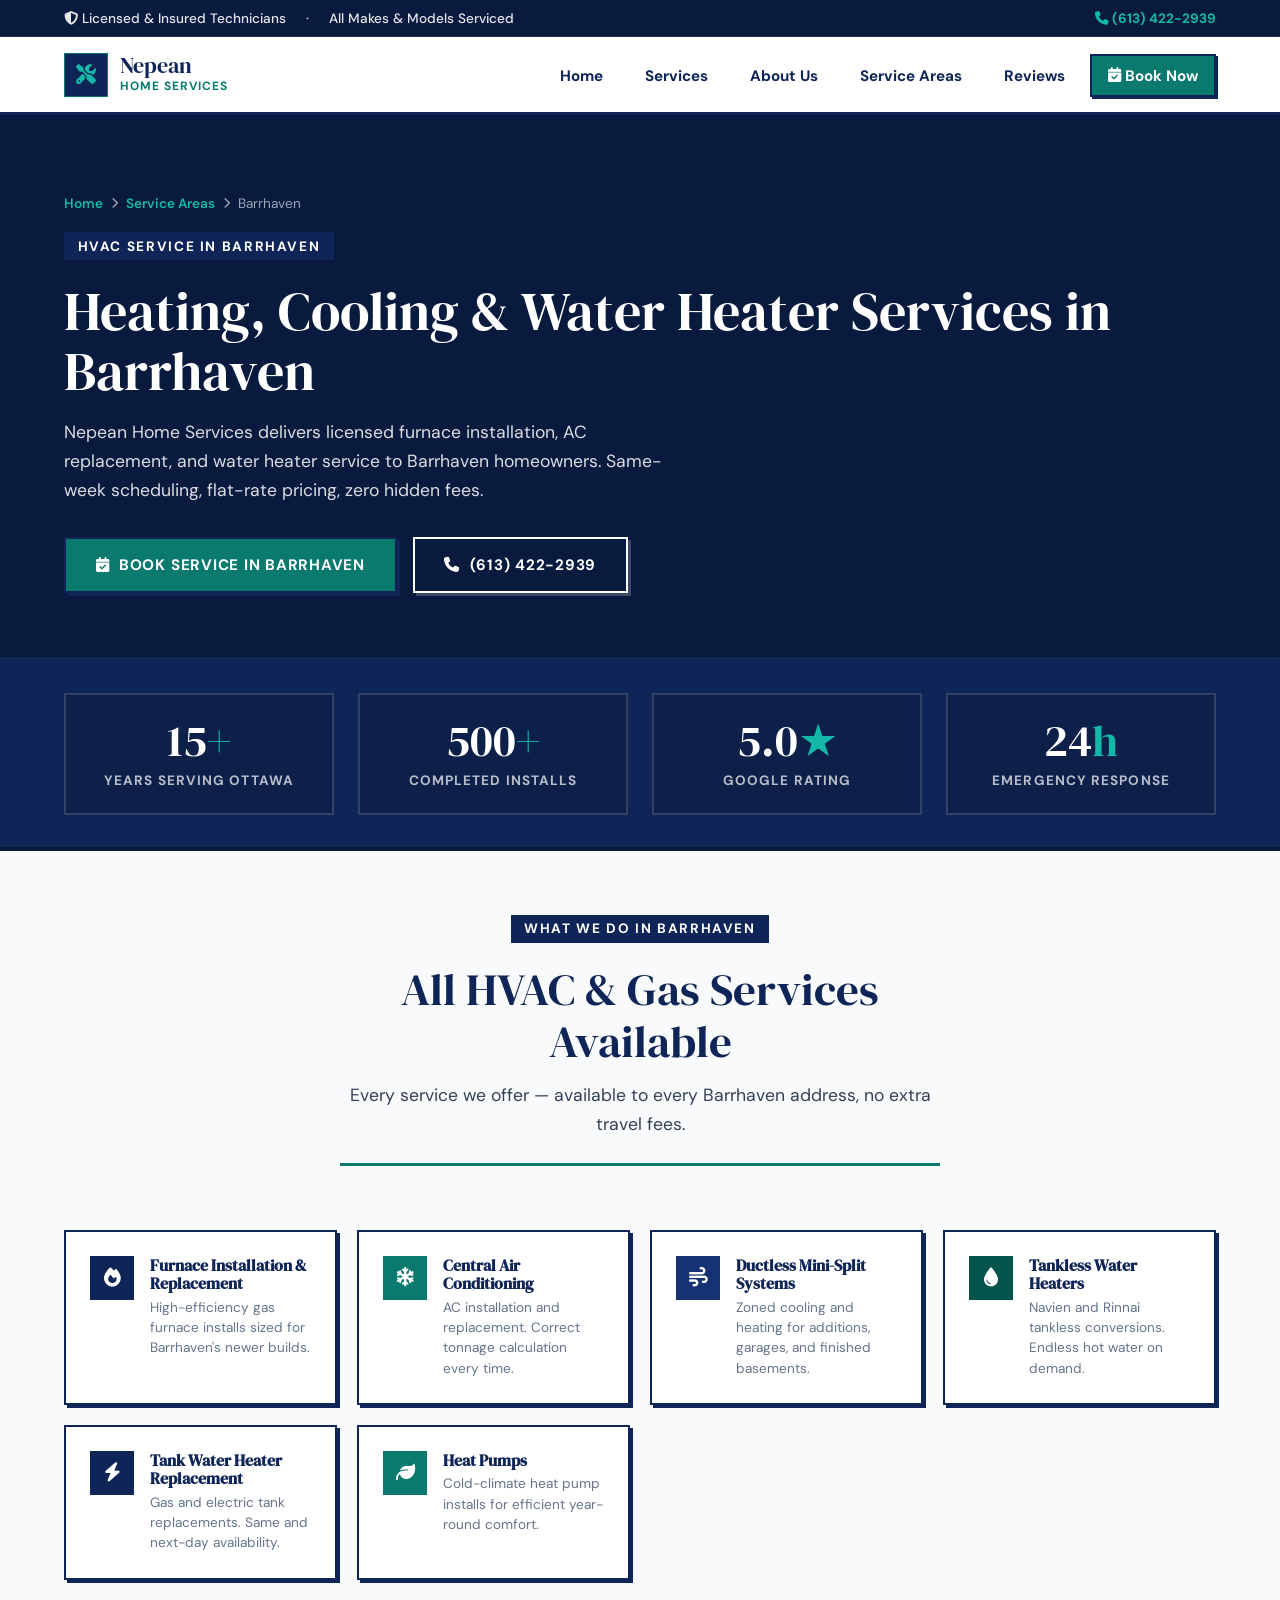
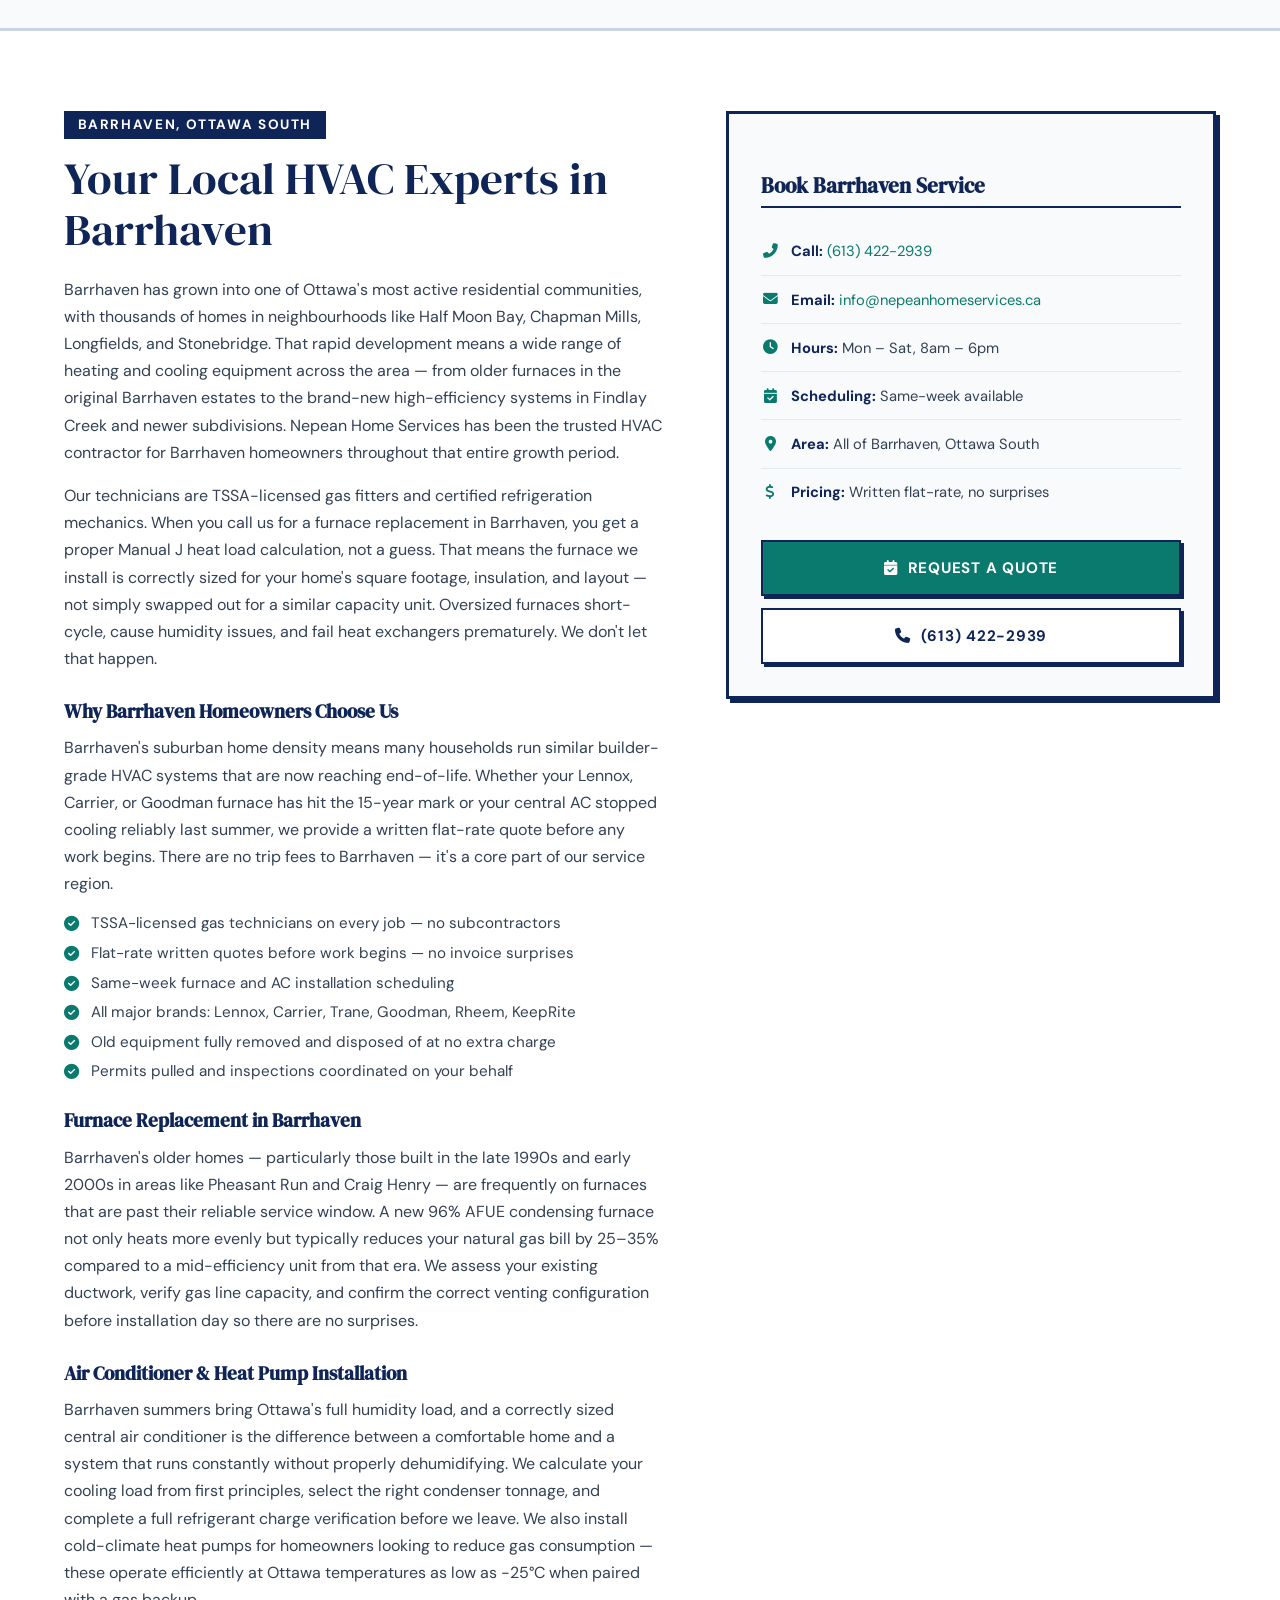
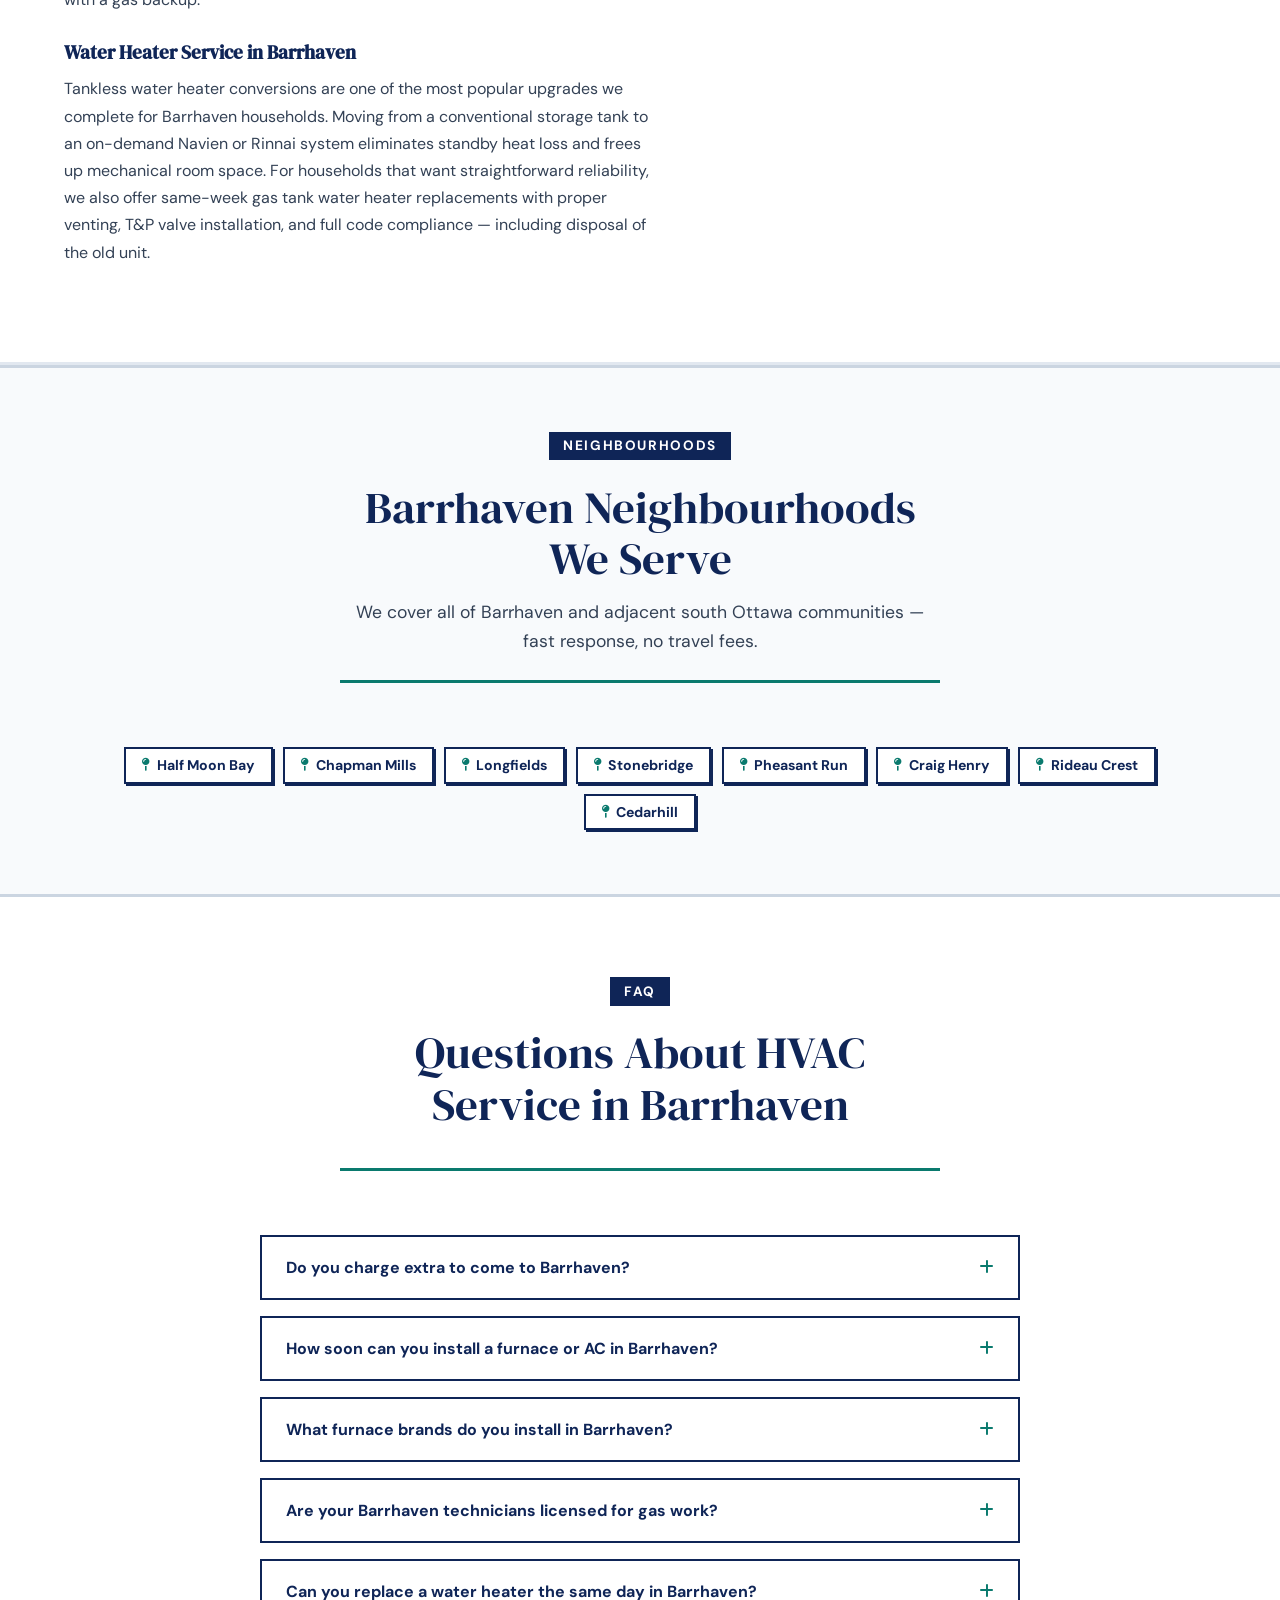
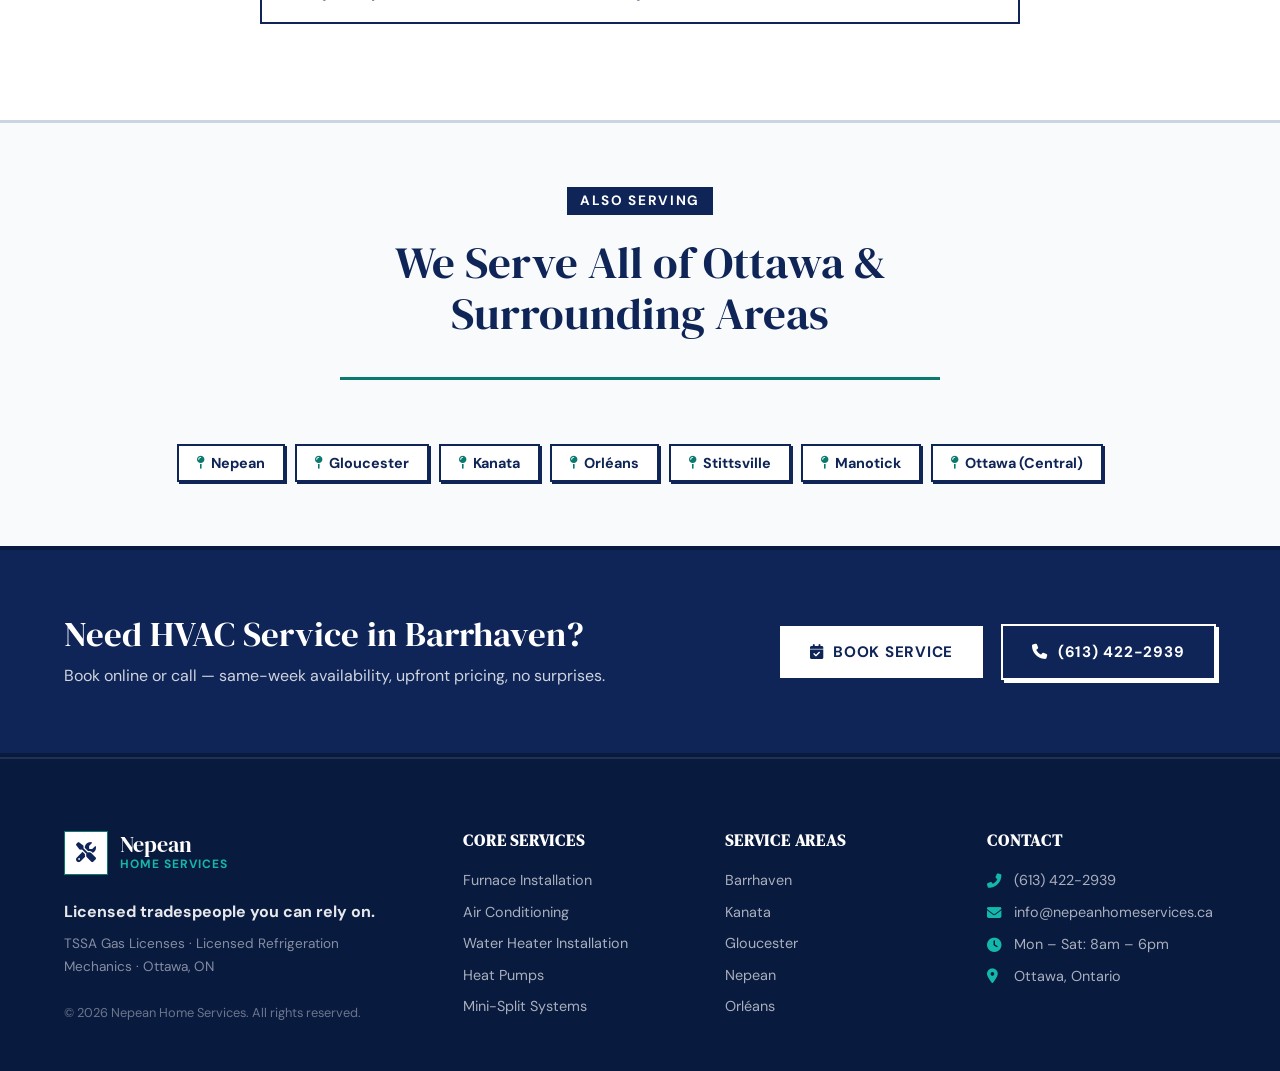
<file: locations/barrhaven.html>
<!DOCTYPE html>
<html lang="en">
<head>
  <meta charset="UTF-8">
  <meta name="viewport" content="width=device-width, initial-scale=1.0">
  <title>HVAC Service Barrhaven | Furnace, AC & Water Heater | Nepean Home Services (613) 422-2939</title>
  <meta name="description" content="Furnace installation, AC replacement, and water heater service in Barrhaven, Ottawa. Licensed TSSA technicians. Flat-rate pricing, same-week bookings. Call (613) 422-2939.">
  <meta name="keywords" content="HVAC Barrhaven, furnace installation Barrhaven, AC installation Barrhaven, water heater Barrhaven Ottawa, furnace replacement Barrhaven, air conditioner Barrhaven, HVAC service south Ottawa, heating cooling Barrhaven">
  <meta name="robots" content="index, follow">
  <meta name="author" content="Nepean Home Services">
  <meta name="geo.region" content="CA-ON">
  <meta name="geo.placename" content="Barrhaven, Ottawa">
  <meta property="og:title" content="HVAC Service Barrhaven | Nepean Home Services">
  <meta property="og:description" content="Furnace, AC & water heater installation in Barrhaven. Licensed TSSA technicians. Flat-rate pricing. Call (613) 422-2939.">
  <meta property="og:type" content="website">
  <meta property="og:locale" content="en_CA">
  <link rel="canonical" href="https://www.nepeanhomeservices.ca/locations/barrhaven">
  <link rel="preconnect" href="https://fonts.googleapis.com">
  <link rel="preconnect" href="https://fonts.gstatic.com" crossorigin>
  <link href="https://fonts.googleapis.com/css2?family=DM+Serif+Display:ital@0;1&family=DM+Sans:wght@400;500;700;900&display=swap" rel="stylesheet">
  <link rel="stylesheet" href="https://cdnjs.cloudflare.com/ajax/libs/font-awesome/6.4.0/css/all.min.css">
  <link rel="stylesheet" href="../assets/css/index-style.css">

  <script type="application/ld+json">
  {
    "@context": "https://schema.org",
    "@type": "HVACBusiness",
    "name": "Nepean Home Services",
    "@id": "https://www.nepeanhomeservices.ca/#organization",
    "url": "https://www.nepeanhomeservices.ca",
    "telephone": "+1-613-422-2939",
    "priceRange": "$$",
    "address": {
      "@type": "PostalAddress",
      "addressLocality": "Ottawa",
      "addressRegion": "ON",
      "addressCountry": "CA"
    },
    "geo": { "@type": "GeoCoordinates", "latitude": 45.2747, "longitude": -75.7442 },
    "openingHoursSpecification": {
      "@type": "OpeningHoursSpecification",
      "dayOfWeek": ["Monday","Tuesday","Wednesday","Thursday","Friday","Saturday"],
      "opens": "08:00", "closes": "18:00"
    },
    "areaServed": [
      { "@type": "AdministrativeArea", "name": "Barrhaven" },
      { "@type": "AdministrativeArea", "name": "Nepean" },
      { "@type": "AdministrativeArea", "name": "Ottawa" }
    ],
    "serviceType": ["Furnace Installation", "AC Installation", "Water Heater Installation"]
  }
  </script>

  <style>
    /* ── LOCATION PAGE SPECIFIC ── */
    .page-hero {
      background: var(--navy-dark);
      color: var(--white);
      padding: 5rem 0 4rem;
      border-bottom: 4px solid var(--navy);
    }
    .breadcrumb {
      display: flex;
      align-items: center;
      gap: .5rem;
      font-size: .85rem;
      color: rgba(255,255,255,.6);
      margin-bottom: 1.25rem;
    }
    .breadcrumb a { color: var(--teal-light); font-weight: 600; }
    .breadcrumb a:hover { text-decoration: underline; }
    .breadcrumb i { font-size: .7rem; }
    .page-hero h1 {
      font-size: clamp(2rem, 4.5vw, 3.4rem);
      color: var(--white);
      margin: .5rem 0 1rem;
      line-height: 1.1;
    }
    .page-hero p {
      font-size: 1.1rem;
      color: rgba(255,255,255,.85);
      max-width: 620px;
      margin-bottom: 2rem;
    }
    .page-hero-btns { display: flex; gap: 1rem; flex-wrap: wrap; }

    /* ── LOC SERVICE CARDS ── */
    .loc-services-grid {
      display: grid;
      grid-template-columns: repeat(auto-fill, minmax(260px, 1fr));
      gap: 1.25rem;
      margin-top: 2rem;
    }
    .loc-service-card {
      background: var(--white);
      border: 2px solid var(--navy);
      padding: 1.5rem;
      display: flex;
      align-items: flex-start;
      gap: 1rem;
      box-shadow: 3px 3px 0px var(--navy);
      text-decoration: none;
      color: inherit;
      transition: transform 0.15s, box-shadow 0.15s;
    }
    .loc-service-card:hover {
      transform: translate(-2px, -2px);
      box-shadow: 5px 5px 0px var(--navy);
    }
    .loc-service-icon {
      width: 44px; height: 44px;
      display: flex; align-items: center; justify-content: center;
      font-size: 1.2rem; color: var(--white); flex-shrink: 0;
      background: var(--navy);
    }
    .loc-service-card h3 { font-size: 1rem; font-weight: 700; margin: 0 0 .3rem; color: var(--navy); }
    .loc-service-card p  { font-size: .85rem; color: var(--gray-500); margin: 0; line-height: 1.5; }

    /* ── CONTENT BLOCK ── */
    .loc-content { padding: 5rem 0; background: var(--white); border-bottom: 3px solid var(--gray-100); }
    .loc-content-grid { display: grid; grid-template-columns: 1.1fr 0.9fr; gap: 4rem; align-items: start; }
    .loc-content h2 { color: var(--navy); margin-bottom: 1.25rem; }
    .loc-content p  { color: var(--gray-700); margin-bottom: 1rem; font-size: 1rem; line-height: 1.7; }
    .loc-content h3 { color: var(--navy); margin: 1.75rem 0 .75rem; font-size: 1.2rem; }
    .loc-checklist { list-style: none; display: flex; flex-direction: column; gap: .6rem; margin-bottom: 1.5rem; }
    .loc-checklist li { display: flex; align-items: flex-start; gap: .75rem; font-size: .95rem; color: var(--gray-700); }
    .loc-checklist li i { color: var(--teal); margin-top: 3px; flex-shrink: 0; }

    /* Sidebar card */
    .loc-sidebar-card {
      background: var(--off-white);
      border: 3px solid var(--navy);
      box-shadow: var(--block-shadow);
      padding: 2rem;
      position: sticky;
      top: 100px;
    }
    .loc-sidebar-card h3 { color: var(--navy); font-size: 1.3rem; margin-bottom: 1.25rem; border-bottom: 2px solid var(--navy); padding-bottom: .5rem; }
    .loc-sidebar-item { display: flex; align-items: center; gap: .75rem; padding: .85rem 0; border-bottom: 1px solid var(--gray-100); font-size: .92rem; color: var(--gray-700); }
    .loc-sidebar-item:last-of-type { border-bottom: none; }
    .loc-sidebar-item i { color: var(--teal); width: 18px; text-align: center; flex-shrink: 0; }
    .loc-sidebar-item strong { color: var(--navy); }

    /* ── NEIGHBOURHOODS ── */
    .hoods-section { padding: 4rem 0; background: var(--off-white); border-top: 3px solid var(--gray-200); border-bottom: 3px solid var(--gray-200); }
    .hoods-grid { display: flex; flex-wrap: wrap; gap: .65rem; margin-top: 1.5rem; }
    .hood-tag {
      display: inline-flex; align-items: center; gap: .4rem;
      background: var(--white); border: 2px solid var(--navy);
      color: var(--navy); padding: .45rem 1rem;
      font-size: .88rem; font-weight: 700;
      box-shadow: 2px 2px 0px var(--navy);
    }
    .hood-tag i { color: var(--teal); font-size: .8rem; }

    /* ── FAQ ── */
    .faq-section { padding: 5rem 0; background: var(--white); border-bottom: 3px solid var(--gray-200); }
    .faq-list { max-width: 760px; margin: 0 auto; }
    .faq-item { border: 2px solid var(--navy); margin-bottom: 1rem; }
    .faq-q {
      width: 100%; background: none; border: none; cursor: pointer;
      padding: 1.25rem 1.5rem; display: flex; justify-content: space-between; align-items: center;
      font-family: 'DM Sans', sans-serif; font-size: 1rem; font-weight: 700; color: var(--navy); text-align: left;
    }
    .faq-q:hover { background: var(--off-white); }
    .faq-q i { transition: transform 0.2s; flex-shrink: 0; color: var(--teal); }
    .faq-item.open .faq-q i { transform: rotate(45deg); }
    .faq-a { display: none; padding: 0 1.5rem 1.25rem; font-size: .95rem; color: var(--gray-700); line-height: 1.7; border-top: 1px solid var(--gray-100); }
    .faq-item.open .faq-a { display: block; }

    /* ── OTHER LOCATIONS ── */
    .other-locs { padding: 4rem 0; background: var(--off-white); }
    .other-locs-list { display: flex; flex-wrap: wrap; gap: .65rem; margin-top: 1.5rem; justify-content: center; }
    .other-locs-list a {
      display: inline-flex; align-items: center; gap: .4rem;
      background: var(--white); border: 2px solid var(--navy);
      color: var(--navy); padding: .5rem 1.1rem;
      font-size: .9rem; font-weight: 700;
      box-shadow: 2px 2px 0px var(--navy);
    }
    .other-locs-list a:hover { background: var(--navy); color: var(--white); }
    .other-locs-list a i { color: var(--teal); font-size: .8rem; }
    .other-locs-list a:hover i { color: var(--teal-light); }

    /* ── CTA BAND ── */
    .cta-band { background: var(--navy); padding: 4rem 0; border-top: 4px solid var(--navy-dark); border-bottom: 4px solid var(--navy-dark); }
    .cta-band-inner { display: flex; align-items: center; justify-content: space-between; gap: 2rem; flex-wrap: wrap; }
    .ctab-text h2 { color: var(--white); margin-bottom: .5rem; font-size: clamp(1.5rem, 3vw, 2.2rem); }
    .ctab-text p  { color: rgba(255,255,255,.8); font-size: 1rem; }
    .ctab-btns    { display: flex; gap: 1rem; flex-wrap: wrap; }

    @media (max-width: 768px) {
      .loc-content-grid { grid-template-columns: 1fr; }
      .cta-band-inner { flex-direction: column; text-align: center; }
      .ctab-btns { justify-content: center; }
      .loc-sidebar-card { position: static; }
    }
  </style>
</head>
<body>

  <!-- TOP BAR -->
  <div class="topbar">
    <div class="container">
      <div class="topbar-info-group">
        <span><i class="fas fa-shield-alt"></i> Licensed & Insured Technicians</span>
        <span>·</span>
        <span>All Makes & Models Serviced</span>
      </div>
      <a href="tel:6134222939" class="topbar-phone"><i class="fas fa-phone"></i> (613) 422-2939</a>
    </div>
  </div>

  <!-- HEADER -->
  <header id="header">
    <div class="container header-inner">
      <a href="../index.html" class="logo">
        <div class="logo-mark"><i class="fas fa-tools"></i></div>
        <div class="logo-text">
          <span class="logo-name">Nepean</span>
          <span class="logo-sub">Home Services</span>
        </div>
      </a>
      <nav id="nav">
        <ul class="nav-links">
          <li><a href="../index.html">Home</a></li>
          <li><a href="../index.html#services">Services</a></li>
          <li><a href="../index.html#why-us">About Us</a></li>
          <li><a href="../index.html#areas">Service Areas</a></li>
          <li><a href="../index.html#reviews">Reviews</a></li>
          <li><a href="../index.html#contact" class="nav-cta"><i class="fas fa-calendar-check"></i> Book Now</a></li>
        </ul>
      </nav>
      <button class="hamburger" id="hamburger" aria-label="Toggle menu">
        <span></span><span style="margin:4px 0;"></span><span></span>
      </button>
    </div>
  </header>

  <!-- MOBILE DRAWER -->
  <div class="mobile-drawer" id="mobileDrawer">
    <ul>
      <li><a href="../index.html" class="drawer-link">Home</a></li>
      <li><a href="../index.html#services" class="drawer-link">Services</a></li>
      <li><a href="../index.html#why-us" class="drawer-link">About Us</a></li>
      <li><a href="../index.html#areas" class="drawer-link">Service Areas</a></li>
      <li><a href="../index.html#reviews" class="drawer-link">Reviews</a></li>
      <li><a href="../index.html#contact" class="drawer-link drawer-cta">Book Service</a></li>
      <li><a href="tel:6134222939" class="drawer-link drawer-phone"><i class="fas fa-phone"></i> (613) 422-2939</a></li>
    </ul>
  </div>
  <div class="drawer-overlay" id="drawerOverlay"></div>

  <!-- PAGE HERO -->
  <section class="page-hero">
    <div class="container">
      <div class="breadcrumb">
        <a href="../index.html">Home</a>
        <i class="fas fa-chevron-right"></i>
        <a href="../index.html#areas">Service Areas</a>
        <i class="fas fa-chevron-right"></i>
        <span>Barrhaven</span>
      </div>
      <span class="section-label">HVAC Service in Barrhaven</span>
      <h1>Heating, Cooling & Water Heater Services in Barrhaven</h1>
      <p>Nepean Home Services delivers licensed furnace installation, AC replacement, and water heater service to Barrhaven homeowners. Same-week scheduling, flat-rate pricing, zero hidden fees.</p>
      <div class="page-hero-btns">
        <a href="../index.html#contact" class="btn btn-primary"><i class="fas fa-calendar-check"></i> Book Service in Barrhaven</a>
        <a href="tel:6134222939" class="btn btn-outline"><i class="fas fa-phone"></i> (613) 422-2939</a>
      </div>
    </div>
  </section>

  <!-- STATS STRIP -->
  <div class="stats-strip">
    <div class="container">
      <div class="stats-row">
        <div class="stat-item">
          <div class="stat-big">15<span>+</span></div>
          <div class="stat-label">Years Serving Ottawa</div>
        </div>
        <div class="stat-item">
          <div class="stat-big">500<span>+</span></div>
          <div class="stat-label">Completed Installs</div>
        </div>
        <div class="stat-item">
          <div class="stat-big">5.0<span>★</span></div>
          <div class="stat-label">Google Rating</div>
        </div>
        <div class="stat-item">
          <div class="stat-big">24<span>h</span></div>
          <div class="stat-label">Emergency Response</div>
        </div>
      </div>
    </div>
  </div>

  <!-- SERVICES GRID -->
  <section style="padding: 4rem 0 3rem; background: var(--off-white); border-bottom: 3px solid var(--gray-200);">
    <div class="container">
      <div class="section-header center">
        <span class="section-label">What We Do in Barrhaven</span>
        <h2>All HVAC & Gas Services Available</h2>
        <p>Every service we offer — available to every Barrhaven address, no extra travel fees.</p>
      </div>
      <div class="loc-services-grid">
        <a href="../index.html#contact" class="loc-service-card">
          <div class="loc-service-icon" style="background: var(--navy);"><i class="fas fa-fire"></i></div>
          <div>
            <h3>Furnace Installation & Replacement</h3>
            <p>High-efficiency gas furnace installs sized for Barrhaven's newer builds.</p>
          </div>
        </a>
        <a href="../index.html#contact" class="loc-service-card">
          <div class="loc-service-icon" style="background: var(--teal);"><i class="fas fa-snowflake"></i></div>
          <div>
            <h3>Central Air Conditioning</h3>
            <p>AC installation and replacement. Correct tonnage calculation every time.</p>
          </div>
        </a>
        <a href="../index.html#contact" class="loc-service-card">
          <div class="loc-service-icon" style="background: var(--navy-mid);"><i class="fas fa-wind"></i></div>
          <div>
            <h3>Ductless Mini-Split Systems</h3>
            <p>Zoned cooling and heating for additions, garages, and finished basements.</p>
          </div>
        </a>
        <a href="../index.html#contact" class="loc-service-card">
          <div class="loc-service-icon" style="background: var(--teal-dark);"><i class="fas fa-tint"></i></div>
          <div>
            <h3>Tankless Water Heaters</h3>
            <p>Navien and Rinnai tankless conversions. Endless hot water on demand.</p>
          </div>
        </a>
        <a href="../index.html#contact" class="loc-service-card">
          <div class="loc-service-icon" style="background: var(--navy);"><i class="fas fa-bolt"></i></div>
          <div>
            <h3>Tank Water Heater Replacement</h3>
            <p>Gas and electric tank replacements. Same and next-day availability.</p>
          </div>
        </a>
        <a href="../index.html#contact" class="loc-service-card">
          <div class="loc-service-icon" style="background: var(--teal);"><i class="fas fa-leaf"></i></div>
          <div>
            <h3>Heat Pumps</h3>
            <p>Cold-climate heat pump installs for efficient year-round comfort.</p>
          </div>
        </a>
      </div>
    </div>
  </section>

  <!-- MAIN CONTENT + SIDEBAR -->
  <section class="loc-content">
    <div class="container loc-content-grid">

      <!-- Left: Long-form SEO content -->
      <div>
        <span class="section-label">Barrhaven, Ottawa South</span>
        <h2>Your Local HVAC Experts in Barrhaven</h2>

        <p>Barrhaven has grown into one of Ottawa's most active residential communities, with thousands of homes in neighbourhoods like Half Moon Bay, Chapman Mills, Longfields, and Stonebridge. That rapid development means a wide range of heating and cooling equipment across the area — from older furnaces in the original Barrhaven estates to the brand-new high-efficiency systems in Findlay Creek and newer subdivisions. Nepean Home Services has been the trusted HVAC contractor for Barrhaven homeowners throughout that entire growth period.</p>

        <p>Our technicians are TSSA-licensed gas fitters and certified refrigeration mechanics. When you call us for a furnace replacement in Barrhaven, you get a proper Manual J heat load calculation, not a guess. That means the furnace we install is correctly sized for your home's square footage, insulation, and layout — not simply swapped out for a similar capacity unit. Oversized furnaces short-cycle, cause humidity issues, and fail heat exchangers prematurely. We don't let that happen.</p>

        <h3>Why Barrhaven Homeowners Choose Us</h3>
        <p>Barrhaven's suburban home density means many households run similar builder-grade HVAC systems that are now reaching end-of-life. Whether your Lennox, Carrier, or Goodman furnace has hit the 15-year mark or your central AC stopped cooling reliably last summer, we provide a written flat-rate quote before any work begins. There are no trip fees to Barrhaven — it's a core part of our service region.</p>

        <ul class="loc-checklist">
          <li><i class="fas fa-check-circle"></i> TSSA-licensed gas technicians on every job — no subcontractors</li>
          <li><i class="fas fa-check-circle"></i> Flat-rate written quotes before work begins — no invoice surprises</li>
          <li><i class="fas fa-check-circle"></i> Same-week furnace and AC installation scheduling</li>
          <li><i class="fas fa-check-circle"></i> All major brands: Lennox, Carrier, Trane, Goodman, Rheem, KeepRite</li>
          <li><i class="fas fa-check-circle"></i> Old equipment fully removed and disposed of at no extra charge</li>
          <li><i class="fas fa-check-circle"></i> Permits pulled and inspections coordinated on your behalf</li>
        </ul>

        <h3>Furnace Replacement in Barrhaven</h3>
        <p>Barrhaven's older homes — particularly those built in the late 1990s and early 2000s in areas like Pheasant Run and Craig Henry — are frequently on furnaces that are past their reliable service window. A new 96% AFUE condensing furnace not only heats more evenly but typically reduces your natural gas bill by 25–35% compared to a mid-efficiency unit from that era. We assess your existing ductwork, verify gas line capacity, and confirm the correct venting configuration before installation day so there are no surprises.</p>

        <h3>Air Conditioner & Heat Pump Installation</h3>
        <p>Barrhaven summers bring Ottawa's full humidity load, and a correctly sized central air conditioner is the difference between a comfortable home and a system that runs constantly without properly dehumidifying. We calculate your cooling load from first principles, select the right condenser tonnage, and complete a full refrigerant charge verification before we leave. We also install cold-climate heat pumps for homeowners looking to reduce gas consumption — these operate efficiently at Ottawa temperatures as low as -25°C when paired with a gas backup.</p>

        <h3>Water Heater Service in Barrhaven</h3>
        <p>Tankless water heater conversions are one of the most popular upgrades we complete for Barrhaven households. Moving from a conventional storage tank to an on-demand Navien or Rinnai system eliminates standby heat loss and frees up mechanical room space. For households that want straightforward reliability, we also offer same-week gas tank water heater replacements with proper venting, T&P valve installation, and full code compliance — including disposal of the old unit.</p>
      </div>

      <!-- Right: Sidebar -->
      <div>
        <div class="loc-sidebar-card">
          <h3>Book Barrhaven Service</h3>
          <div class="loc-sidebar-item"><i class="fas fa-phone-alt"></i> <span><strong>Call:</strong> <a href="tel:6134222939" style="color:var(--teal);">(613) 422-2939</a></span></div>
          <div class="loc-sidebar-item"><i class="fas fa-envelope"></i> <span><strong>Email:</strong> <a href="mailto:info@nepeanhomeservices.ca" style="color:var(--teal);">info@nepeanhomeservices.ca</a></span></div>
          <div class="loc-sidebar-item"><i class="fas fa-clock"></i> <span><strong>Hours:</strong> Mon – Sat, 8am – 6pm</span></div>
          <div class="loc-sidebar-item"><i class="fas fa-calendar-check"></i> <span><strong>Scheduling:</strong> Same-week available</span></div>
          <div class="loc-sidebar-item"><i class="fas fa-map-marker-alt"></i> <span><strong>Area:</strong> All of Barrhaven, Ottawa South</span></div>
          <div class="loc-sidebar-item"><i class="fas fa-dollar-sign"></i> <span><strong>Pricing:</strong> Written flat-rate, no surprises</span></div>
          <a href="../index.html#contact" class="btn btn-primary btn-full" style="margin-top:1.5rem;"><i class="fas fa-calendar-check"></i> Request a Quote</a>
          <a href="tel:6134222939" class="btn btn-white btn-full" style="margin-top:.75rem;"><i class="fas fa-phone"></i> (613) 422-2939</a>
        </div>
      </div>

    </div>
  </section>

  <!-- NEIGHBOURHOODS -->
  <section class="hoods-section">
    <div class="container">
      <div class="section-header center">
        <span class="section-label">Neighbourhoods</span>
        <h2>Barrhaven Neighbourhoods We Serve</h2>
        <p>We cover all of Barrhaven and adjacent south Ottawa communities — fast response, no travel fees.</p>
      </div>
      <div class="hoods-grid" style="justify-content:center;">
        <span class="hood-tag"><i class="fas fa-map-pin"></i> Half Moon Bay</span>
        <span class="hood-tag"><i class="fas fa-map-pin"></i> Chapman Mills</span>
        <span class="hood-tag"><i class="fas fa-map-pin"></i> Longfields</span>
        <span class="hood-tag"><i class="fas fa-map-pin"></i> Stonebridge</span>
        <span class="hood-tag"><i class="fas fa-map-pin"></i> Pheasant Run</span>
        <span class="hood-tag"><i class="fas fa-map-pin"></i> Craig Henry</span>
        <span class="hood-tag"><i class="fas fa-map-pin"></i> Rideau Crest</span>
        <span class="hood-tag"><i class="fas fa-map-pin"></i> Cedarhill</span>
      </div>
    </div>
  </section>

  <!-- FAQ -->
  <section class="faq-section">
    <div class="container">
      <div class="section-header center">
        <span class="section-label">FAQ</span>
        <h2>Questions About HVAC Service in Barrhaven</h2>
      </div>
      <div class="faq-list">
        <div class="faq-item">
          <button class="faq-q">Do you charge extra to come to Barrhaven? <i class="fas fa-plus"></i></button>
          <div class="faq-a">No. Barrhaven is a core part of our regular service area. There are no travel or trip fees — you get the same flat-rate pricing as any other Ottawa customer.</div>
        </div>
        <div class="faq-item">
          <button class="faq-q">How soon can you install a furnace or AC in Barrhaven? <i class="fas fa-plus"></i></button>
          <div class="faq-a">We typically offer same-week installation slots for furnaces and air conditioners. For urgent no-heat situations, call us directly at (613) 422-2939 and we'll prioritize your booking.</div>
        </div>
        <div class="faq-item">
          <button class="faq-q">What furnace brands do you install in Barrhaven? <i class="fas fa-plus"></i></button>
          <div class="faq-a">We install all major brands including Lennox, Carrier, Trane, Goodman, KeepRite, Rheem, and Bryant. We'll recommend the best fit for your home's layout and budget — without pushing a brand based on our margins.</div>
        </div>
        <div class="faq-item">
          <button class="faq-q">Are your Barrhaven technicians licensed for gas work? <i class="fas fa-plus"></i></button>
          <div class="faq-a">Yes. All gas work is completed by TSSA-licensed gas fitters with full liability insurance coverage. We never subcontract gas connections to unlicensed trades.</div>
        </div>
        <div class="faq-item">
          <button class="faq-q">Can you replace a water heater the same day in Barrhaven? <i class="fas fa-plus"></i></button>
          <div class="faq-a">In many cases, yes. We maintain stock of the most common residential water heater sizes. Call us early in the day and we will do our best to complete your replacement same-day or next-day.</div>
        </div>
      </div>
    </div>
  </section>

  <!-- OTHER LOCATIONS -->
  <section class="other-locs">
    <div class="container">
      <div class="section-header center">
        <span class="section-label">Also Serving</span>
        <h2>We Serve All of Ottawa & Surrounding Areas</h2>
      </div>
      <ul class="other-locs-list">
        <li><a href="nepean.html"><i class="fas fa-map-pin"></i> Nepean</a></li>
        <li><a href="gloucester.html"><i class="fas fa-map-pin"></i> Gloucester</a></li>
        <li><a href="kanata.html"><i class="fas fa-map-pin"></i> Kanata</a></li>
        <li><a href="orleans.html"><i class="fas fa-map-pin"></i> Orléans</a></li>
        <li><a href="stittsville.html"><i class="fas fa-map-pin"></i> Stittsville</a></li>
        <li><a href="manotick.html"><i class="fas fa-map-pin"></i> Manotick</a></li>
        <li><a href="ottawa.html"><i class="fas fa-map-pin"></i> Ottawa (Central)</a></li>
      </ul>
    </div>
  </section>

  <!-- CTA BAND -->
  <div class="cta-band">
    <div class="container cta-band-inner">
      <div class="ctab-text">
        <h2>Need HVAC Service in Barrhaven?</h2>
        <p>Book online or call — same-week availability, upfront pricing, no surprises.</p>
      </div>
      <div class="ctab-btns">
        <a href="../index.html#contact" class="btn btn-white"><i class="fas fa-calendar-check"></i> Book Service</a>
        <a href="tel:6134222939" class="btn btn-outline-white"><i class="fas fa-phone"></i> (613) 422-2939</a>
      </div>
    </div>
  </div>

  <!-- FOOTER -->
  <footer>
    <div class="container footer-inner">
      <div class="footer-brand">
        <div class="footer-logo">
          <div class="logo-mark"><i class="fas fa-tools"></i></div>
          <div class="logo-text">
            <span class="logo-name">Nepean</span>
            <span class="logo-sub">Home Services</span>
          </div>
        </div>
        <p class="footer-tagline">Licensed tradespeople you can rely on.</p>
        <p class="footer-cert">TSSA Gas Licenses · Licensed Refrigeration Mechanics · Ottawa, ON</p>
        <p class="footer-copy">&copy; 2026 Nepean Home Services. All rights reserved.</p>
      </div>
      <div class="footer-col">
        <h4>Core Services</h4>
        <ul>
          <li><a href="../index.html#services">Furnace Installation</a></li>
          <li><a href="../index.html#services">Air Conditioning</a></li>
          <li><a href="../index.html#services">Water Heater Installation</a></li>
          <li><a href="../index.html#services">Heat Pumps</a></li>
          <li><a href="../index.html#services">Mini-Split Systems</a></li>
        </ul>
      </div>
      <div class="footer-col">
        <h4>Service Areas</h4>
        <ul>
          <li><a href="barrhaven.html">Barrhaven</a></li>
          <li><a href="kanata.html">Kanata</a></li>
          <li><a href="gloucester.html">Gloucester</a></li>
          <li><a href="nepean.html">Nepean</a></li>
          <li><a href="orleans.html">Orléans</a></li>
        </ul>
      </div>
      <div class="footer-col">
        <h4>Contact</h4>
        <address>
          <p><i class="fas fa-phone-alt"></i> <a href="tel:6134222939">(613) 422-2939</a></p>
          <p><i class="fas fa-envelope"></i> <a href="mailto:info@nepeanhomeservices.ca">info@nepeanhomeservices.ca</a></p>
          <p><i class="fas fa-clock"></i> Mon – Sat: 8am – 6pm</p>
          <p><i class="fas fa-map-marker-alt"></i> Ottawa, Ontario</p>
        </address>
      </div>
    </div>
  </footer>

  <a href="tel:6134222939" class="sticky-call" id="stickyCall">
    <i class="fas fa-phone"></i>
    <span>(613) 422-2939</span>
  </a>

  <script>
    document.addEventListener('DOMContentLoaded', () => {
      const hamburger = document.getElementById('hamburger');
      const mobileDrawer = document.getElementById('mobileDrawer');
      const drawerOverlay = document.getElementById('drawerOverlay');
      function openDrawer() { mobileDrawer.classList.add('open'); drawerOverlay.classList.add('open'); document.body.style.overflow = 'hidden'; }
      function closeDrawer() { mobileDrawer.classList.remove('open'); drawerOverlay.classList.remove('open'); document.body.style.overflow = ''; }
      hamburger.addEventListener('click', () => mobileDrawer.classList.contains('open') ? closeDrawer() : openDrawer());
      drawerOverlay.addEventListener('click', closeDrawer);
      document.querySelectorAll('.drawer-link').forEach(l => l.addEventListener('click', closeDrawer));

      // FAQ accordion
      document.querySelectorAll('.faq-item').forEach(item => {
        item.querySelector('.faq-q').addEventListener('click', () => {
          const isOpen = item.classList.contains('open');
          document.querySelectorAll('.faq-item').forEach(i => i.classList.remove('open'));
          if (!isOpen) item.classList.add('open');
        });
      });

      // Sticky call button
      const stickyCall = document.getElementById('stickyCall');
      if (stickyCall) {
        window.addEventListener('scroll', () => {
          stickyCall.style.display = window.scrollY > 450 ? 'flex' : 'none';
        }, { passive: true });
      }
    });
  </script>
</body>
</html>
</file>
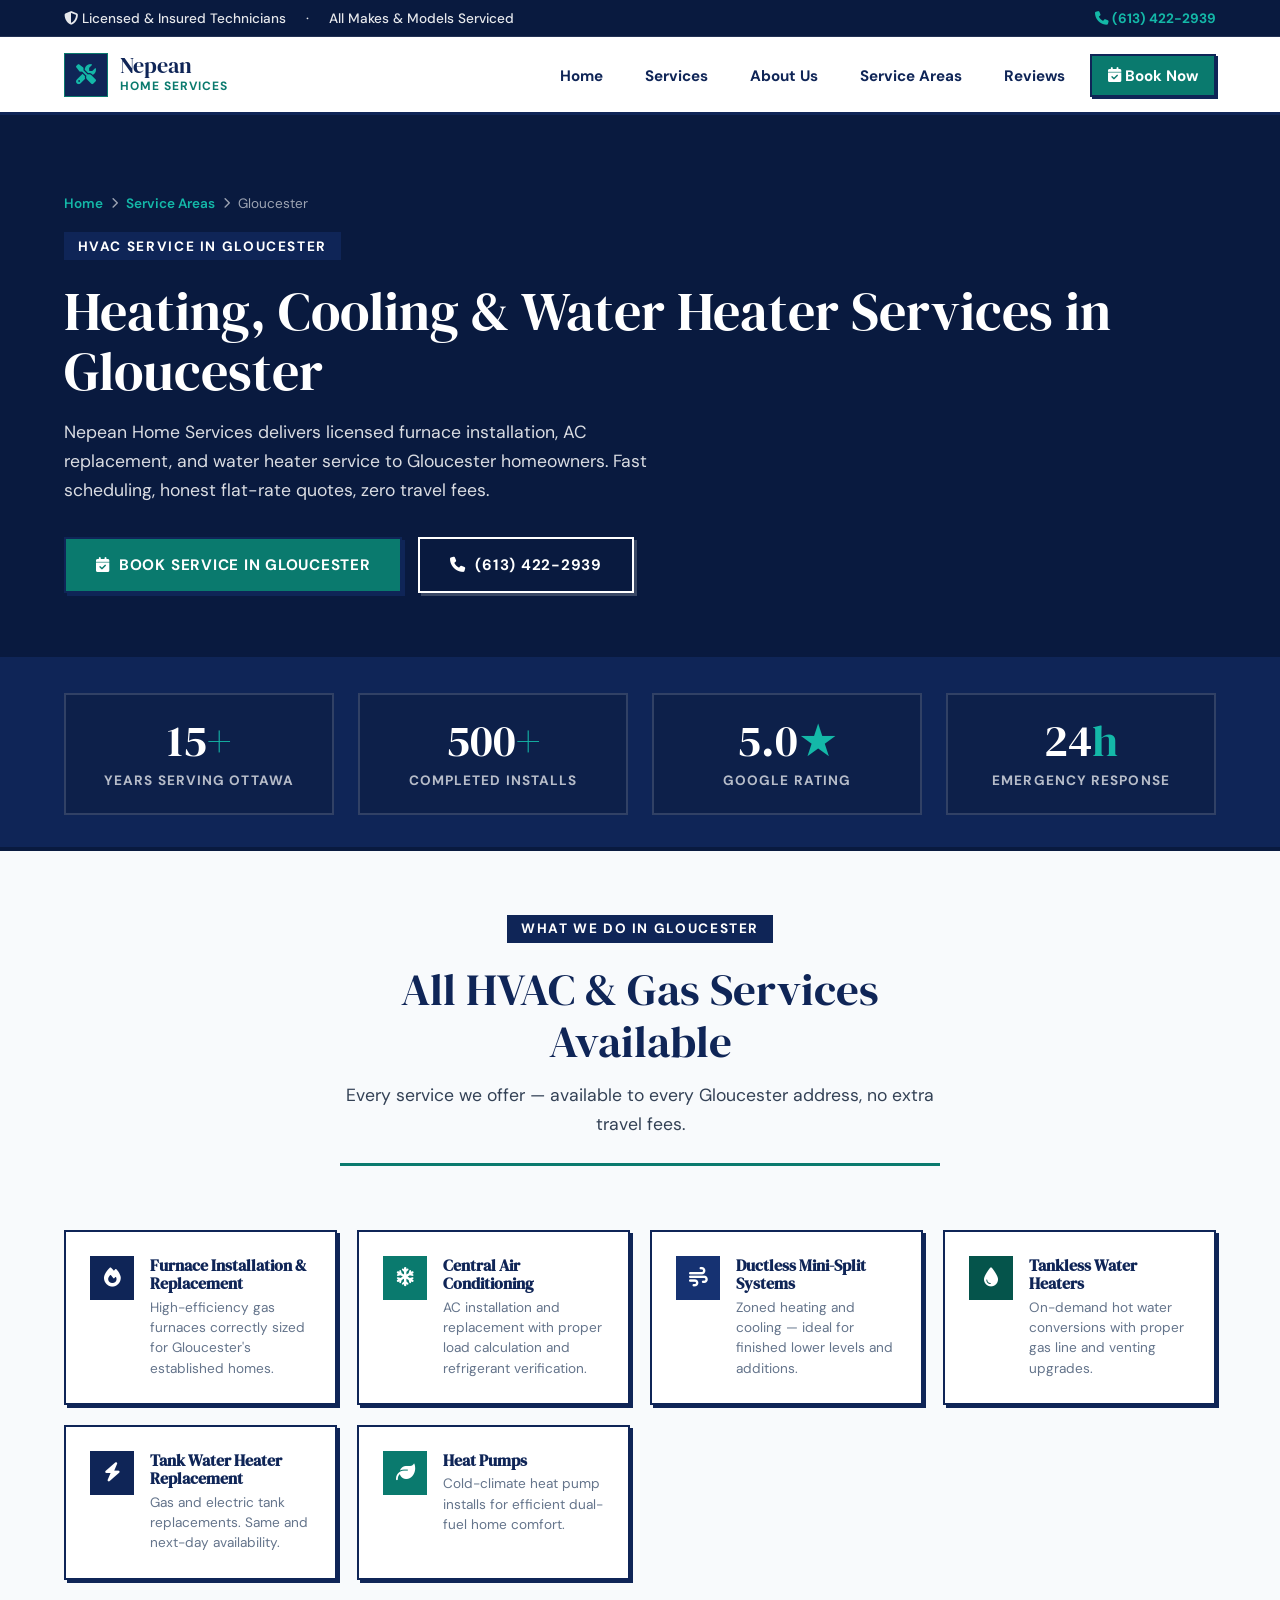
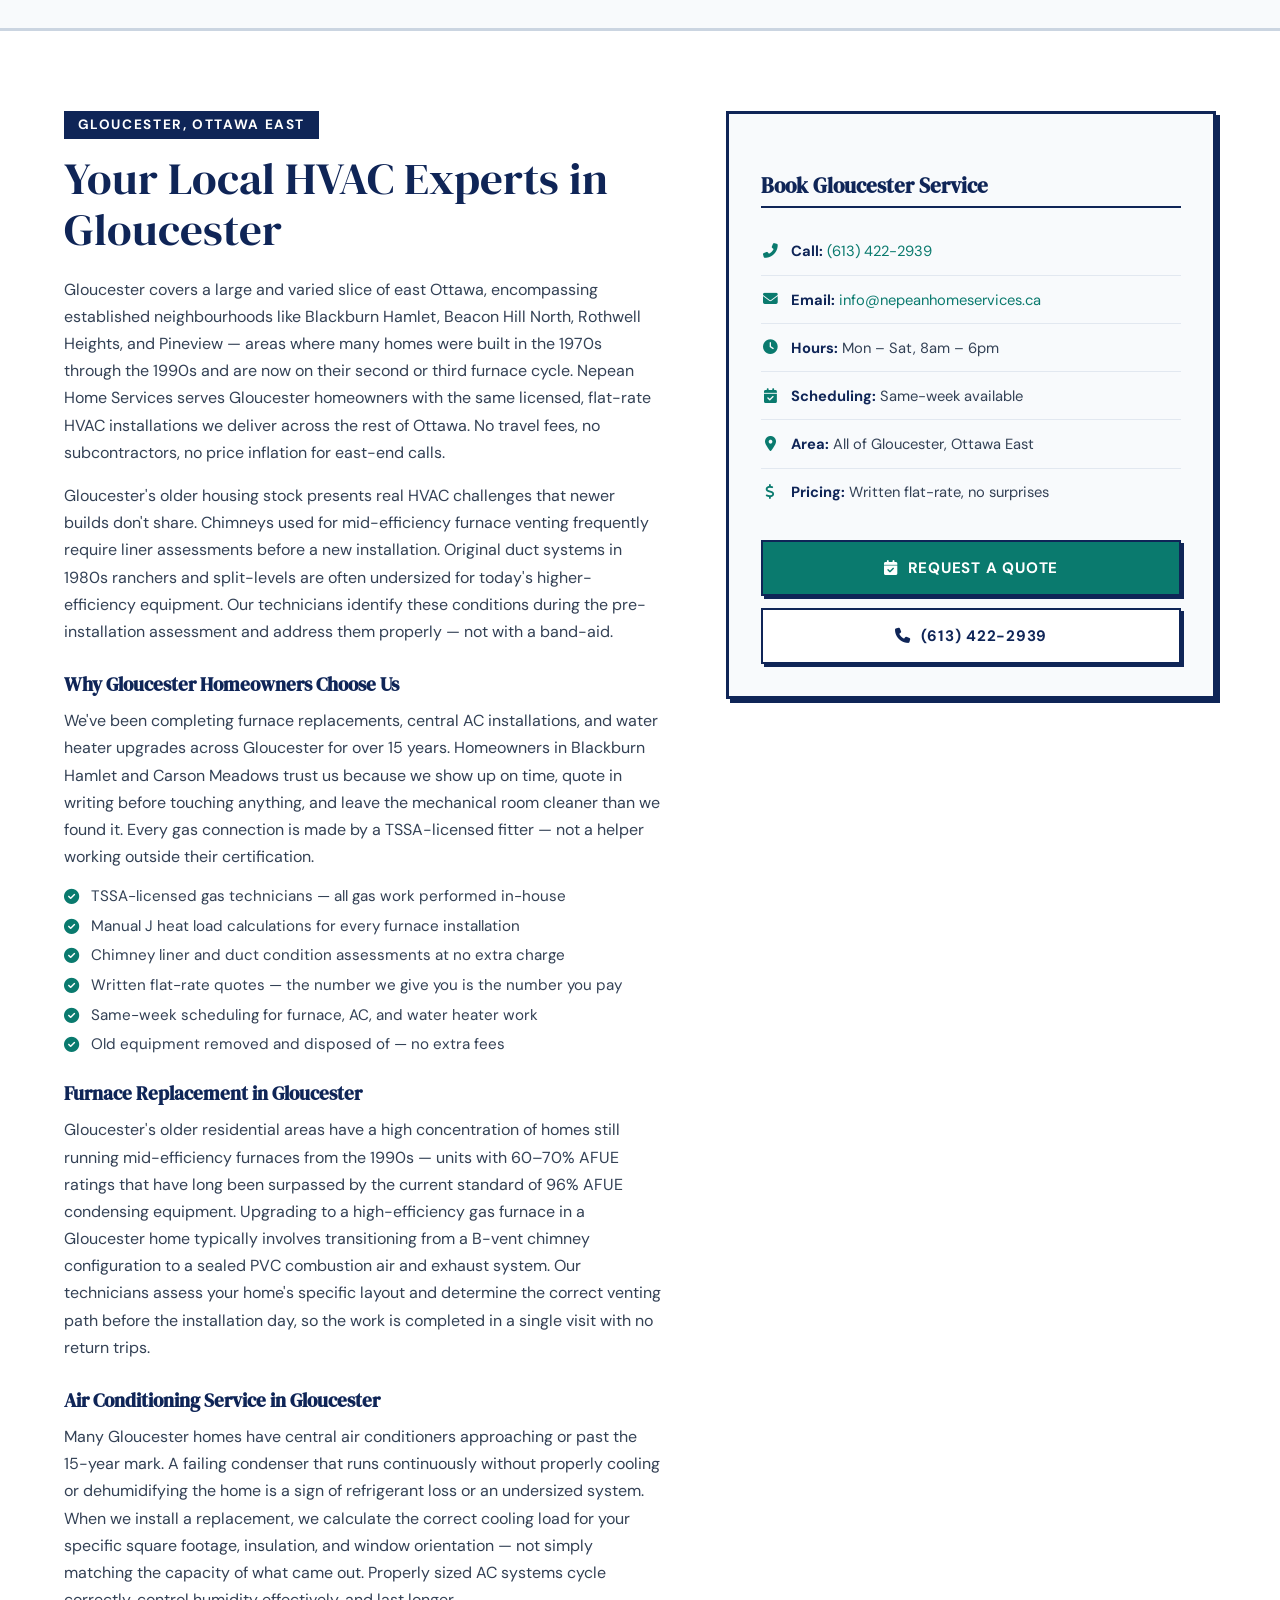
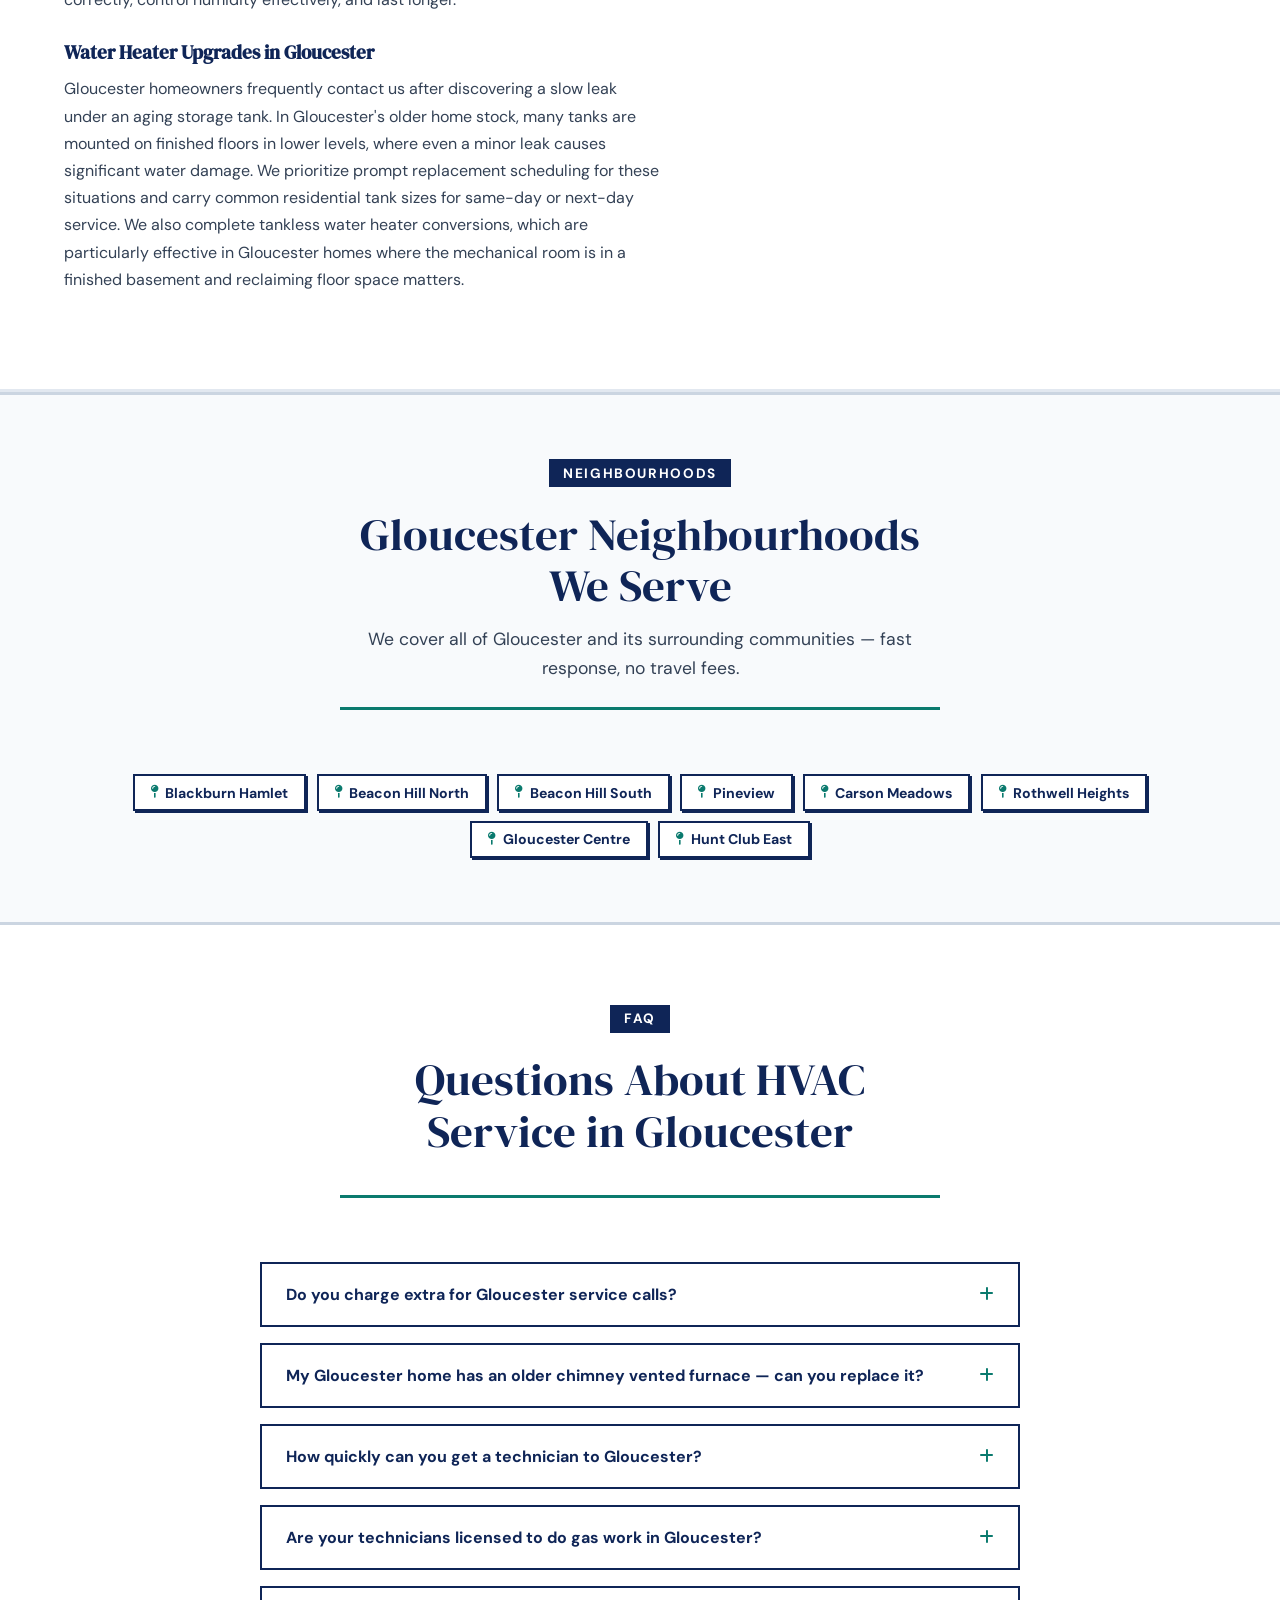
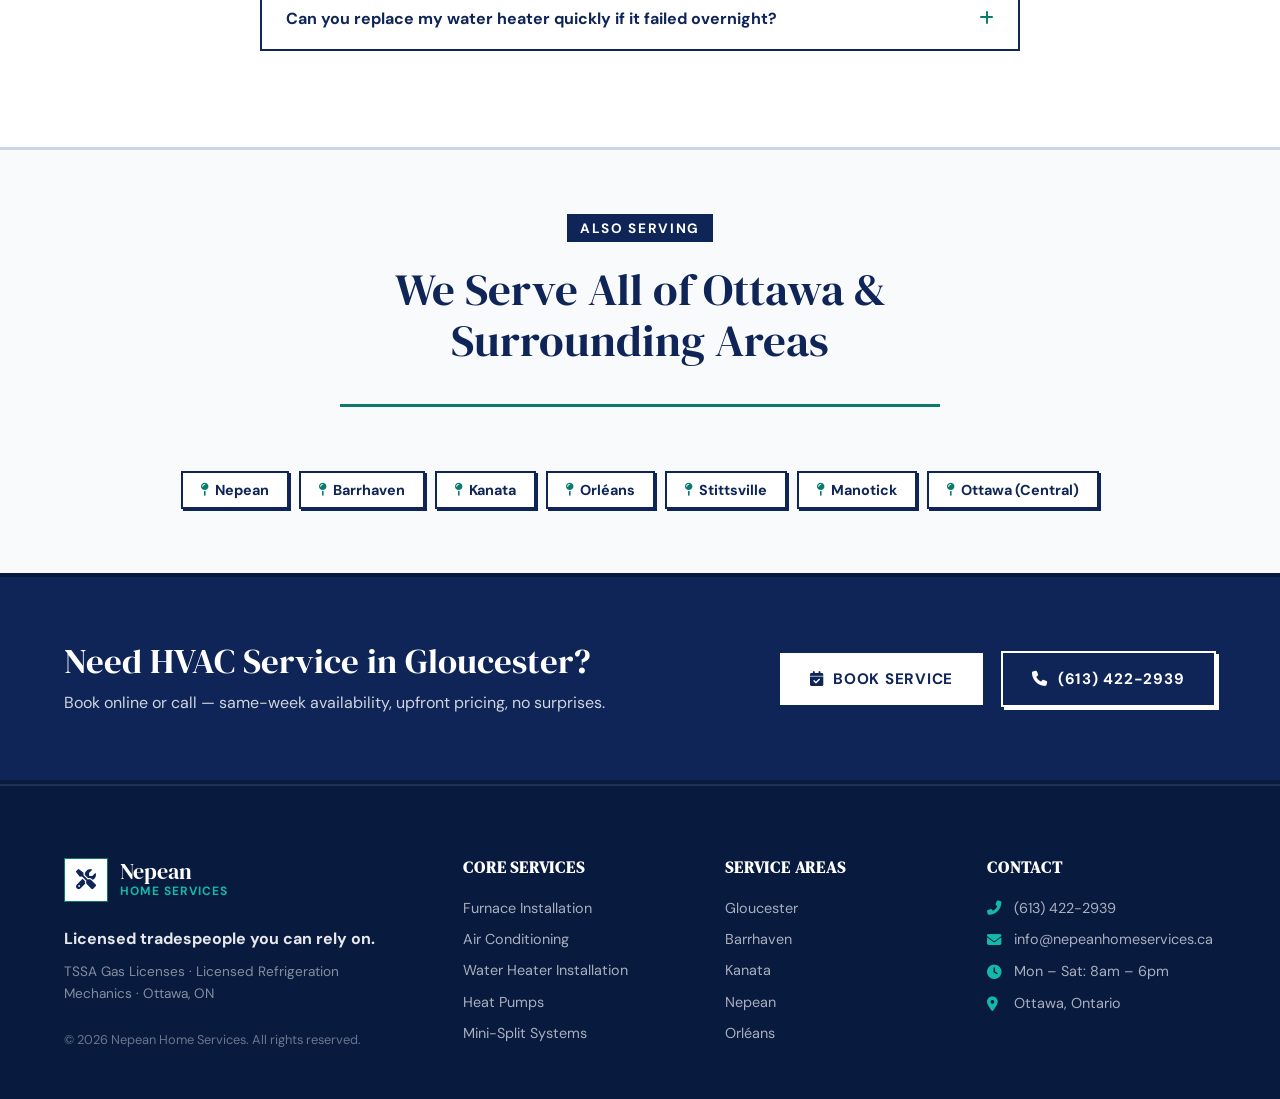
<file: locations/gloucester.html>
<!DOCTYPE html>
<html lang="en">
<head>
  <meta charset="UTF-8">
  <meta name="viewport" content="width=device-width, initial-scale=1.0">
  <title>HVAC Service Gloucester | Furnace, AC & Water Heater | Nepean Home Services (613) 422-2939</title>
  <meta name="description" content="Furnace installation, AC replacement, and water heater service in Gloucester, Ottawa. Licensed TSSA technicians. Flat-rate pricing, same-week bookings. Call (613) 422-2939.">
  <meta name="keywords" content="HVAC Gloucester, furnace installation Gloucester Ottawa, AC installation Gloucester, water heater Gloucester, furnace replacement east Ottawa, air conditioner Gloucester, heating cooling Gloucester Ottawa, Blackburn Hamlet HVAC, Beacon Hill furnace">
  <meta name="robots" content="index, follow">
  <meta name="author" content="Nepean Home Services">
  <meta name="geo.region" content="CA-ON">
  <meta name="geo.placename" content="Gloucester, Ottawa">
  <meta property="og:title" content="HVAC Service Gloucester | Nepean Home Services">
  <meta property="og:description" content="Furnace, AC & water heater installation in Gloucester. Licensed TSSA technicians. Flat-rate pricing. Call (613) 422-2939.">
  <meta property="og:type" content="website">
  <meta property="og:locale" content="en_CA">
  <link rel="canonical" href="https://www.nepeanhomeservices.ca/locations/gloucester">
  <link rel="preconnect" href="https://fonts.googleapis.com">
  <link rel="preconnect" href="https://fonts.gstatic.com" crossorigin>
  <link href="https://fonts.googleapis.com/css2?family=DM+Serif+Display:ital@0;1&family=DM+Sans:wght@400;500;700;900&display=swap" rel="stylesheet">
  <link rel="stylesheet" href="https://cdnjs.cloudflare.com/ajax/libs/font-awesome/6.4.0/css/all.min.css">
  <link rel="stylesheet" href="../assets/css/index-style.css">

  <script type="application/ld+json">
  {
    "@context": "https://schema.org",
    "@type": "HVACBusiness",
    "name": "Nepean Home Services",
    "@id": "https://www.nepeanhomeservices.ca/#organization",
    "url": "https://www.nepeanhomeservices.ca",
    "telephone": "+1-613-422-2939",
    "priceRange": "$$",
    "address": {
      "@type": "PostalAddress",
      "addressLocality": "Ottawa",
      "addressRegion": "ON",
      "addressCountry": "CA"
    },
    "geo": { "@type": "GeoCoordinates", "latitude": 45.4137, "longitude": -75.5700 },
    "openingHoursSpecification": {
      "@type": "OpeningHoursSpecification",
      "dayOfWeek": ["Monday","Tuesday","Wednesday","Thursday","Friday","Saturday"],
      "opens": "08:00", "closes": "18:00"
    },
    "areaServed": [
      { "@type": "AdministrativeArea", "name": "Gloucester" },
      { "@type": "AdministrativeArea", "name": "Ottawa" }
    ],
    "serviceType": ["Furnace Installation", "AC Installation", "Water Heater Installation"]
  }
  </script>

  <style>
    .page-hero {
      background: var(--navy-dark);
      color: var(--white);
      padding: 5rem 0 4rem;
      border-bottom: 4px solid var(--navy);
    }
    .breadcrumb {
      display: flex; align-items: center; gap: .5rem;
      font-size: .85rem; color: rgba(255,255,255,.6); margin-bottom: 1.25rem;
    }
    .breadcrumb a { color: var(--teal-light); font-weight: 600; }
    .breadcrumb a:hover { text-decoration: underline; }
    .breadcrumb i { font-size: .7rem; }
    .page-hero h1 { font-size: clamp(2rem, 4.5vw, 3.4rem); color: var(--white); margin: .5rem 0 1rem; line-height: 1.1; }
    .page-hero p  { font-size: 1.1rem; color: rgba(255,255,255,.85); max-width: 620px; margin-bottom: 2rem; }
    .page-hero-btns { display: flex; gap: 1rem; flex-wrap: wrap; }

    .loc-services-grid {
      display: grid; grid-template-columns: repeat(auto-fill, minmax(260px, 1fr));
      gap: 1.25rem; margin-top: 2rem;
    }
    .loc-service-card {
      background: var(--white); border: 2px solid var(--navy); padding: 1.5rem;
      display: flex; align-items: flex-start; gap: 1rem;
      box-shadow: 3px 3px 0px var(--navy); text-decoration: none; color: inherit;
      transition: transform 0.15s, box-shadow 0.15s;
    }
    .loc-service-card:hover { transform: translate(-2px,-2px); box-shadow: 5px 5px 0px var(--navy); }
    .loc-service-icon { width:44px; height:44px; display:flex; align-items:center; justify-content:center; font-size:1.2rem; color:var(--white); flex-shrink:0; background:var(--navy); }
    .loc-service-card h3 { font-size:1rem; font-weight:700; margin:0 0 .3rem; color:var(--navy); }
    .loc-service-card p  { font-size:.85rem; color:var(--gray-500); margin:0; line-height:1.5; }

    .loc-content { padding: 5rem 0; background: var(--white); border-bottom: 3px solid var(--gray-100); }
    .loc-content-grid { display: grid; grid-template-columns: 1.1fr 0.9fr; gap: 4rem; align-items: start; }
    .loc-content h2 { color: var(--navy); margin-bottom: 1.25rem; }
    .loc-content p  { color: var(--gray-700); margin-bottom: 1rem; font-size: 1rem; line-height: 1.7; }
    .loc-content h3 { color: var(--navy); margin: 1.75rem 0 .75rem; font-size: 1.2rem; }
    .loc-checklist { list-style:none; display:flex; flex-direction:column; gap:.6rem; margin-bottom:1.5rem; }
    .loc-checklist li { display:flex; align-items:flex-start; gap:.75rem; font-size:.95rem; color:var(--gray-700); }
    .loc-checklist li i { color:var(--teal); margin-top:3px; flex-shrink:0; }

    .loc-sidebar-card { background:var(--off-white); border:3px solid var(--navy); box-shadow:var(--block-shadow); padding:2rem; position:sticky; top:100px; }
    .loc-sidebar-card h3 { color:var(--navy); font-size:1.3rem; margin-bottom:1.25rem; border-bottom:2px solid var(--navy); padding-bottom:.5rem; }
    .loc-sidebar-item { display:flex; align-items:center; gap:.75rem; padding:.85rem 0; border-bottom:1px solid var(--gray-100); font-size:.92rem; color:var(--gray-700); }
    .loc-sidebar-item:last-of-type { border-bottom:none; }
    .loc-sidebar-item i { color:var(--teal); width:18px; text-align:center; flex-shrink:0; }
    .loc-sidebar-item strong { color:var(--navy); }

    .hoods-section { padding:4rem 0; background:var(--off-white); border-top:3px solid var(--gray-200); border-bottom:3px solid var(--gray-200); }
    .hoods-grid { display:flex; flex-wrap:wrap; gap:.65rem; margin-top:1.5rem; }
    .hood-tag { display:inline-flex; align-items:center; gap:.4rem; background:var(--white); border:2px solid var(--navy); color:var(--navy); padding:.45rem 1rem; font-size:.88rem; font-weight:700; box-shadow:2px 2px 0px var(--navy); }
    .hood-tag i { color:var(--teal); font-size:.8rem; }

    .faq-section { padding:5rem 0; background:var(--white); border-bottom:3px solid var(--gray-200); }
    .faq-list { max-width:760px; margin:0 auto; }
    .faq-item { border:2px solid var(--navy); margin-bottom:1rem; }
    .faq-q { width:100%; background:none; border:none; cursor:pointer; padding:1.25rem 1.5rem; display:flex; justify-content:space-between; align-items:center; font-family:'DM Sans',sans-serif; font-size:1rem; font-weight:700; color:var(--navy); text-align:left; }
    .faq-q:hover { background:var(--off-white); }
    .faq-q i { transition:transform 0.2s; flex-shrink:0; color:var(--teal); }
    .faq-item.open .faq-q i { transform:rotate(45deg); }
    .faq-a { display:none; padding:0 1.5rem 1.25rem; font-size:.95rem; color:var(--gray-700); line-height:1.7; border-top:1px solid var(--gray-100); }
    .faq-item.open .faq-a { display:block; }

    .other-locs { padding:4rem 0; background:var(--off-white); }
    .other-locs-list { display:flex; flex-wrap:wrap; gap:.65rem; margin-top:1.5rem; justify-content:center; }
    .other-locs-list a { display:inline-flex; align-items:center; gap:.4rem; background:var(--white); border:2px solid var(--navy); color:var(--navy); padding:.5rem 1.1rem; font-size:.9rem; font-weight:700; box-shadow:2px 2px 0px var(--navy); }
    .other-locs-list a:hover { background:var(--navy); color:var(--white); }
    .other-locs-list a i { color:var(--teal); font-size:.8rem; }
    .other-locs-list a:hover i { color:var(--teal-light); }

    .cta-band { background:var(--navy); padding:4rem 0; border-top:4px solid var(--navy-dark); border-bottom:4px solid var(--navy-dark); }
    .cta-band-inner { display:flex; align-items:center; justify-content:space-between; gap:2rem; flex-wrap:wrap; }
    .ctab-text h2 { color:var(--white); margin-bottom:.5rem; font-size:clamp(1.5rem,3vw,2.2rem); }
    .ctab-text p  { color:rgba(255,255,255,.8); font-size:1rem; }
    .ctab-btns    { display:flex; gap:1rem; flex-wrap:wrap; }

    @media (max-width:768px) {
      .loc-content-grid { grid-template-columns:1fr; }
      .cta-band-inner { flex-direction:column; text-align:center; }
      .ctab-btns { justify-content:center; }
      .loc-sidebar-card { position:static; }
    }
  </style>
</head>
<body>

  <div class="topbar">
    <div class="container">
      <div class="topbar-info-group">
        <span><i class="fas fa-shield-alt"></i> Licensed & Insured Technicians</span>
        <span>·</span>
        <span>All Makes & Models Serviced</span>
      </div>
      <a href="tel:6134222939" class="topbar-phone"><i class="fas fa-phone"></i> (613) 422-2939</a>
    </div>
  </div>

  <header id="header">
    <div class="container header-inner">
      <a href="../index.html" class="logo">
        <div class="logo-mark"><i class="fas fa-tools"></i></div>
        <div class="logo-text">
          <span class="logo-name">Nepean</span>
          <span class="logo-sub">Home Services</span>
        </div>
      </a>
      <nav id="nav">
        <ul class="nav-links">
          <li><a href="../index.html">Home</a></li>
          <li><a href="../index.html#services">Services</a></li>
          <li><a href="../index.html#why-us">About Us</a></li>
          <li><a href="../index.html#areas">Service Areas</a></li>
          <li><a href="../index.html#reviews">Reviews</a></li>
          <li><a href="../index.html#contact" class="nav-cta"><i class="fas fa-calendar-check"></i> Book Now</a></li>
        </ul>
      </nav>
      <button class="hamburger" id="hamburger" aria-label="Toggle menu">
        <span></span><span style="margin:4px 0;"></span><span></span>
      </button>
    </div>
  </header>

  <div class="mobile-drawer" id="mobileDrawer">
    <ul>
      <li><a href="../index.html" class="drawer-link">Home</a></li>
      <li><a href="../index.html#services" class="drawer-link">Services</a></li>
      <li><a href="../index.html#why-us" class="drawer-link">About Us</a></li>
      <li><a href="../index.html#areas" class="drawer-link">Service Areas</a></li>
      <li><a href="../index.html#reviews" class="drawer-link">Reviews</a></li>
      <li><a href="../index.html#contact" class="drawer-link drawer-cta">Book Service</a></li>
      <li><a href="tel:6134222939" class="drawer-link drawer-phone"><i class="fas fa-phone"></i> (613) 422-2939</a></li>
    </ul>
  </div>
  <div class="drawer-overlay" id="drawerOverlay"></div>

  <!-- PAGE HERO -->
  <section class="page-hero">
    <div class="container">
      <div class="breadcrumb">
        <a href="../index.html">Home</a>
        <i class="fas fa-chevron-right"></i>
        <a href="../index.html#areas">Service Areas</a>
        <i class="fas fa-chevron-right"></i>
        <span>Gloucester</span>
      </div>
      <span class="section-label">HVAC Service in Gloucester</span>
      <h1>Heating, Cooling & Water Heater Services in Gloucester</h1>
      <p>Nepean Home Services delivers licensed furnace installation, AC replacement, and water heater service to Gloucester homeowners. Fast scheduling, honest flat-rate quotes, zero travel fees.</p>
      <div class="page-hero-btns">
        <a href="../index.html#contact" class="btn btn-primary"><i class="fas fa-calendar-check"></i> Book Service in Gloucester</a>
        <a href="tel:6134222939" class="btn btn-outline"><i class="fas fa-phone"></i> (613) 422-2939</a>
      </div>
    </div>
  </section>

  <!-- STATS STRIP -->
  <div class="stats-strip">
    <div class="container">
      <div class="stats-row">
        <div class="stat-item">
          <div class="stat-big">15<span>+</span></div>
          <div class="stat-label">Years Serving Ottawa</div>
        </div>
        <div class="stat-item">
          <div class="stat-big">500<span>+</span></div>
          <div class="stat-label">Completed Installs</div>
        </div>
        <div class="stat-item">
          <div class="stat-big">5.0<span>★</span></div>
          <div class="stat-label">Google Rating</div>
        </div>
        <div class="stat-item">
          <div class="stat-big">24<span>h</span></div>
          <div class="stat-label">Emergency Response</div>
        </div>
      </div>
    </div>
  </div>

  <!-- SERVICES GRID -->
  <section style="padding:4rem 0 3rem; background:var(--off-white); border-bottom:3px solid var(--gray-200);">
    <div class="container">
      <div class="section-header center">
        <span class="section-label">What We Do in Gloucester</span>
        <h2>All HVAC & Gas Services Available</h2>
        <p>Every service we offer — available to every Gloucester address, no extra travel fees.</p>
      </div>
      <div class="loc-services-grid">
        <a href="../index.html#contact" class="loc-service-card">
          <div class="loc-service-icon" style="background:var(--navy);"><i class="fas fa-fire"></i></div>
          <div><h3>Furnace Installation & Replacement</h3><p>High-efficiency gas furnaces correctly sized for Gloucester's established homes.</p></div>
        </a>
        <a href="../index.html#contact" class="loc-service-card">
          <div class="loc-service-icon" style="background:var(--teal);"><i class="fas fa-snowflake"></i></div>
          <div><h3>Central Air Conditioning</h3><p>AC installation and replacement with proper load calculation and refrigerant verification.</p></div>
        </a>
        <a href="../index.html#contact" class="loc-service-card">
          <div class="loc-service-icon" style="background:var(--navy-mid);"><i class="fas fa-wind"></i></div>
          <div><h3>Ductless Mini-Split Systems</h3><p>Zoned heating and cooling — ideal for finished lower levels and additions.</p></div>
        </a>
        <a href="../index.html#contact" class="loc-service-card">
          <div class="loc-service-icon" style="background:var(--teal-dark);"><i class="fas fa-tint"></i></div>
          <div><h3>Tankless Water Heaters</h3><p>On-demand hot water conversions with proper gas line and venting upgrades.</p></div>
        </a>
        <a href="../index.html#contact" class="loc-service-card">
          <div class="loc-service-icon" style="background:var(--navy);"><i class="fas fa-bolt"></i></div>
          <div><h3>Tank Water Heater Replacement</h3><p>Gas and electric tank replacements. Same and next-day availability.</p></div>
        </a>
        <a href="../index.html#contact" class="loc-service-card">
          <div class="loc-service-icon" style="background:var(--teal);"><i class="fas fa-leaf"></i></div>
          <div><h3>Heat Pumps</h3><p>Cold-climate heat pump installs for efficient dual-fuel home comfort.</p></div>
        </a>
      </div>
    </div>
  </section>

  <!-- MAIN CONTENT + SIDEBAR -->
  <section class="loc-content">
    <div class="container loc-content-grid">

      <div>
        <span class="section-label">Gloucester, Ottawa East</span>
        <h2>Your Local HVAC Experts in Gloucester</h2>

        <p>Gloucester covers a large and varied slice of east Ottawa, encompassing established neighbourhoods like Blackburn Hamlet, Beacon Hill North, Rothwell Heights, and Pineview — areas where many homes were built in the 1970s through the 1990s and are now on their second or third furnace cycle. Nepean Home Services serves Gloucester homeowners with the same licensed, flat-rate HVAC installations we deliver across the rest of Ottawa. No travel fees, no subcontractors, no price inflation for east-end calls.</p>

        <p>Gloucester's older housing stock presents real HVAC challenges that newer builds don't share. Chimneys used for mid-efficiency furnace venting frequently require liner assessments before a new installation. Original duct systems in 1980s ranchers and split-levels are often undersized for today's higher-efficiency equipment. Our technicians identify these conditions during the pre-installation assessment and address them properly — not with a band-aid.</p>

        <h3>Why Gloucester Homeowners Choose Us</h3>
        <p>We've been completing furnace replacements, central AC installations, and water heater upgrades across Gloucester for over 15 years. Homeowners in Blackburn Hamlet and Carson Meadows trust us because we show up on time, quote in writing before touching anything, and leave the mechanical room cleaner than we found it. Every gas connection is made by a TSSA-licensed fitter — not a helper working outside their certification.</p>

        <ul class="loc-checklist">
          <li><i class="fas fa-check-circle"></i> TSSA-licensed gas technicians — all gas work performed in-house</li>
          <li><i class="fas fa-check-circle"></i> Manual J heat load calculations for every furnace installation</li>
          <li><i class="fas fa-check-circle"></i> Chimney liner and duct condition assessments at no extra charge</li>
          <li><i class="fas fa-check-circle"></i> Written flat-rate quotes — the number we give you is the number you pay</li>
          <li><i class="fas fa-check-circle"></i> Same-week scheduling for furnace, AC, and water heater work</li>
          <li><i class="fas fa-check-circle"></i> Old equipment removed and disposed of — no extra fees</li>
        </ul>

        <h3>Furnace Replacement in Gloucester</h3>
        <p>Gloucester's older residential areas have a high concentration of homes still running mid-efficiency furnaces from the 1990s — units with 60–70% AFUE ratings that have long been surpassed by the current standard of 96% AFUE condensing equipment. Upgrading to a high-efficiency gas furnace in a Gloucester home typically involves transitioning from a B-vent chimney configuration to a sealed PVC combustion air and exhaust system. Our technicians assess your home's specific layout and determine the correct venting path before the installation day, so the work is completed in a single visit with no return trips.</p>

        <h3>Air Conditioning Service in Gloucester</h3>
        <p>Many Gloucester homes have central air conditioners approaching or past the 15-year mark. A failing condenser that runs continuously without properly cooling or dehumidifying the home is a sign of refrigerant loss or an undersized system. When we install a replacement, we calculate the correct cooling load for your specific square footage, insulation, and window orientation — not simply matching the capacity of what came out. Properly sized AC systems cycle correctly, control humidity effectively, and last longer.</p>

        <h3>Water Heater Upgrades in Gloucester</h3>
        <p>Gloucester homeowners frequently contact us after discovering a slow leak under an aging storage tank. In Gloucester's older home stock, many tanks are mounted on finished floors in lower levels, where even a minor leak causes significant water damage. We prioritize prompt replacement scheduling for these situations and carry common residential tank sizes for same-day or next-day service. We also complete tankless water heater conversions, which are particularly effective in Gloucester homes where the mechanical room is in a finished basement and reclaiming floor space matters.</p>
      </div>

      <div>
        <div class="loc-sidebar-card">
          <h3>Book Gloucester Service</h3>
          <div class="loc-sidebar-item"><i class="fas fa-phone-alt"></i> <span><strong>Call:</strong> <a href="tel:6134222939" style="color:var(--teal);">(613) 422-2939</a></span></div>
          <div class="loc-sidebar-item"><i class="fas fa-envelope"></i> <span><strong>Email:</strong> <a href="mailto:info@nepeanhomeservices.ca" style="color:var(--teal);">info@nepeanhomeservices.ca</a></span></div>
          <div class="loc-sidebar-item"><i class="fas fa-clock"></i> <span><strong>Hours:</strong> Mon – Sat, 8am – 6pm</span></div>
          <div class="loc-sidebar-item"><i class="fas fa-calendar-check"></i> <span><strong>Scheduling:</strong> Same-week available</span></div>
          <div class="loc-sidebar-item"><i class="fas fa-map-marker-alt"></i> <span><strong>Area:</strong> All of Gloucester, Ottawa East</span></div>
          <div class="loc-sidebar-item"><i class="fas fa-dollar-sign"></i> <span><strong>Pricing:</strong> Written flat-rate, no surprises</span></div>
          <a href="../index.html#contact" class="btn btn-primary btn-full" style="margin-top:1.5rem;"><i class="fas fa-calendar-check"></i> Request a Quote</a>
          <a href="tel:6134222939" class="btn btn-white btn-full" style="margin-top:.75rem;"><i class="fas fa-phone"></i> (613) 422-2939</a>
        </div>
      </div>

    </div>
  </section>

  <!-- NEIGHBOURHOODS -->
  <section class="hoods-section">
    <div class="container">
      <div class="section-header center">
        <span class="section-label">Neighbourhoods</span>
        <h2>Gloucester Neighbourhoods We Serve</h2>
        <p>We cover all of Gloucester and its surrounding communities — fast response, no travel fees.</p>
      </div>
      <div class="hoods-grid" style="justify-content:center;">
        <span class="hood-tag"><i class="fas fa-map-pin"></i> Blackburn Hamlet</span>
        <span class="hood-tag"><i class="fas fa-map-pin"></i> Beacon Hill North</span>
        <span class="hood-tag"><i class="fas fa-map-pin"></i> Beacon Hill South</span>
        <span class="hood-tag"><i class="fas fa-map-pin"></i> Pineview</span>
        <span class="hood-tag"><i class="fas fa-map-pin"></i> Carson Meadows</span>
        <span class="hood-tag"><i class="fas fa-map-pin"></i> Rothwell Heights</span>
        <span class="hood-tag"><i class="fas fa-map-pin"></i> Gloucester Centre</span>
        <span class="hood-tag"><i class="fas fa-map-pin"></i> Hunt Club East</span>
      </div>
    </div>
  </section>

  <!-- FAQ -->
  <section class="faq-section">
    <div class="container">
      <div class="section-header center">
        <span class="section-label">FAQ</span>
        <h2>Questions About HVAC Service in Gloucester</h2>
      </div>
      <div class="faq-list">
        <div class="faq-item">
          <button class="faq-q">Do you charge extra for Gloucester service calls? <i class="fas fa-plus"></i></button>
          <div class="faq-a">No. Gloucester is part of our regular Ottawa service area. There are no travel fees or east-end surcharges — you receive the same flat-rate pricing as any other customer we serve.</div>
        </div>
        <div class="faq-item">
          <button class="faq-q">My Gloucester home has an older chimney vented furnace — can you replace it? <i class="fas fa-plus"></i></button>
          <div class="faq-a">Yes. This is very common in Gloucester. We assess the existing chimney, determine whether a liner or a conversion to sealed PVC venting is the right approach, and include all venting work in your flat-rate quote before the installation day.</div>
        </div>
        <div class="faq-item">
          <button class="faq-q">How quickly can you get a technician to Gloucester? <i class="fas fa-plus"></i></button>
          <div class="faq-a">For standard installations, same-week scheduling is typically available. For urgent no-heat or water heater failures, call us directly at (613) 422-2939 and we'll prioritize your call for a same or next-day response.</div>
        </div>
        <div class="faq-item">
          <button class="faq-q">Are your technicians licensed to do gas work in Gloucester? <i class="fas fa-plus"></i></button>
          <div class="faq-a">Yes. All gas work is completed by TSSA-licensed gas fitters, fully insured and compliant with Ontario regulations. We never subcontract gas connections.</div>
        </div>
        <div class="faq-item">
          <button class="faq-q">Can you replace my water heater quickly if it failed overnight? <i class="fas fa-plus"></i></button>
          <div class="faq-a">In most cases, yes. We maintain stock of common residential tank sizes and can often complete same-day or next-day replacements. Call us first thing in the morning at (613) 422-2939 for the fastest response.</div>
        </div>
      </div>
    </div>
  </section>

  <!-- OTHER LOCATIONS -->
  <section class="other-locs">
    <div class="container">
      <div class="section-header center">
        <span class="section-label">Also Serving</span>
        <h2>We Serve All of Ottawa & Surrounding Areas</h2>
      </div>
      <ul class="other-locs-list">
        <li><a href="nepean.html"><i class="fas fa-map-pin"></i> Nepean</a></li>
        <li><a href="barrhaven.html"><i class="fas fa-map-pin"></i> Barrhaven</a></li>
        <li><a href="kanata.html"><i class="fas fa-map-pin"></i> Kanata</a></li>
        <li><a href="orleans.html"><i class="fas fa-map-pin"></i> Orléans</a></li>
        <li><a href="stittsville.html"><i class="fas fa-map-pin"></i> Stittsville</a></li>
        <li><a href="manotick.html"><i class="fas fa-map-pin"></i> Manotick</a></li>
        <li><a href="ottawa.html"><i class="fas fa-map-pin"></i> Ottawa (Central)</a></li>
      </ul>
    </div>
  </section>

  <!-- CTA BAND -->
  <div class="cta-band">
    <div class="container cta-band-inner">
      <div class="ctab-text">
        <h2>Need HVAC Service in Gloucester?</h2>
        <p>Book online or call — same-week availability, upfront pricing, no surprises.</p>
      </div>
      <div class="ctab-btns">
        <a href="../index.html#contact" class="btn btn-white"><i class="fas fa-calendar-check"></i> Book Service</a>
        <a href="tel:6134222939" class="btn btn-outline-white"><i class="fas fa-phone"></i> (613) 422-2939</a>
      </div>
    </div>
  </div>

  <!-- FOOTER -->
  <footer>
    <div class="container footer-inner">
      <div class="footer-brand">
        <div class="footer-logo">
          <div class="logo-mark"><i class="fas fa-tools"></i></div>
          <div class="logo-text">
            <span class="logo-name">Nepean</span>
            <span class="logo-sub">Home Services</span>
          </div>
        </div>
        <p class="footer-tagline">Licensed tradespeople you can rely on.</p>
        <p class="footer-cert">TSSA Gas Licenses · Licensed Refrigeration Mechanics · Ottawa, ON</p>
        <p class="footer-copy">&copy; 2026 Nepean Home Services. All rights reserved.</p>
      </div>
      <div class="footer-col">
        <h4>Core Services</h4>
        <ul>
          <li><a href="../index.html#services">Furnace Installation</a></li>
          <li><a href="../index.html#services">Air Conditioning</a></li>
          <li><a href="../index.html#services">Water Heater Installation</a></li>
          <li><a href="../index.html#services">Heat Pumps</a></li>
          <li><a href="../index.html#services">Mini-Split Systems</a></li>
        </ul>
      </div>
      <div class="footer-col">
        <h4>Service Areas</h4>
        <ul>
          <li><a href="gloucester.html">Gloucester</a></li>
          <li><a href="barrhaven.html">Barrhaven</a></li>
          <li><a href="kanata.html">Kanata</a></li>
          <li><a href="nepean.html">Nepean</a></li>
          <li><a href="orleans.html">Orléans</a></li>
        </ul>
      </div>
      <div class="footer-col">
        <h4>Contact</h4>
        <address>
          <p><i class="fas fa-phone-alt"></i> <a href="tel:6134222939">(613) 422-2939</a></p>
          <p><i class="fas fa-envelope"></i> <a href="mailto:info@nepeanhomeservices.ca">info@nepeanhomeservices.ca</a></p>
          <p><i class="fas fa-clock"></i> Mon – Sat: 8am – 6pm</p>
          <p><i class="fas fa-map-marker-alt"></i> Ottawa, Ontario</p>
        </address>
      </div>
    </div>
  </footer>

  <a href="tel:6134222939" class="sticky-call" id="stickyCall">
    <i class="fas fa-phone"></i>
    <span>(613) 422-2939</span>
  </a>

  <script>
    document.addEventListener('DOMContentLoaded', () => {
      const hamburger = document.getElementById('hamburger');
      const mobileDrawer = document.getElementById('mobileDrawer');
      const drawerOverlay = document.getElementById('drawerOverlay');
      function openDrawer() { mobileDrawer.classList.add('open'); drawerOverlay.classList.add('open'); document.body.style.overflow = 'hidden'; }
      function closeDrawer() { mobileDrawer.classList.remove('open'); drawerOverlay.classList.remove('open'); document.body.style.overflow = ''; }
      hamburger.addEventListener('click', () => mobileDrawer.classList.contains('open') ? closeDrawer() : openDrawer());
      drawerOverlay.addEventListener('click', closeDrawer);
      document.querySelectorAll('.drawer-link').forEach(l => l.addEventListener('click', closeDrawer));

      document.querySelectorAll('.faq-item').forEach(item => {
        item.querySelector('.faq-q').addEventListener('click', () => {
          const isOpen = item.classList.contains('open');
          document.querySelectorAll('.faq-item').forEach(i => i.classList.remove('open'));
          if (!isOpen) item.classList.add('open');
        });
      });

      const stickyCall = document.getElementById('stickyCall');
      if (stickyCall) {
        window.addEventListener('scroll', () => {
          stickyCall.style.display = window.scrollY > 450 ? 'flex' : 'none';
        }, { passive: true });
      }
    });
  </script>
</body>
</html>
</file>
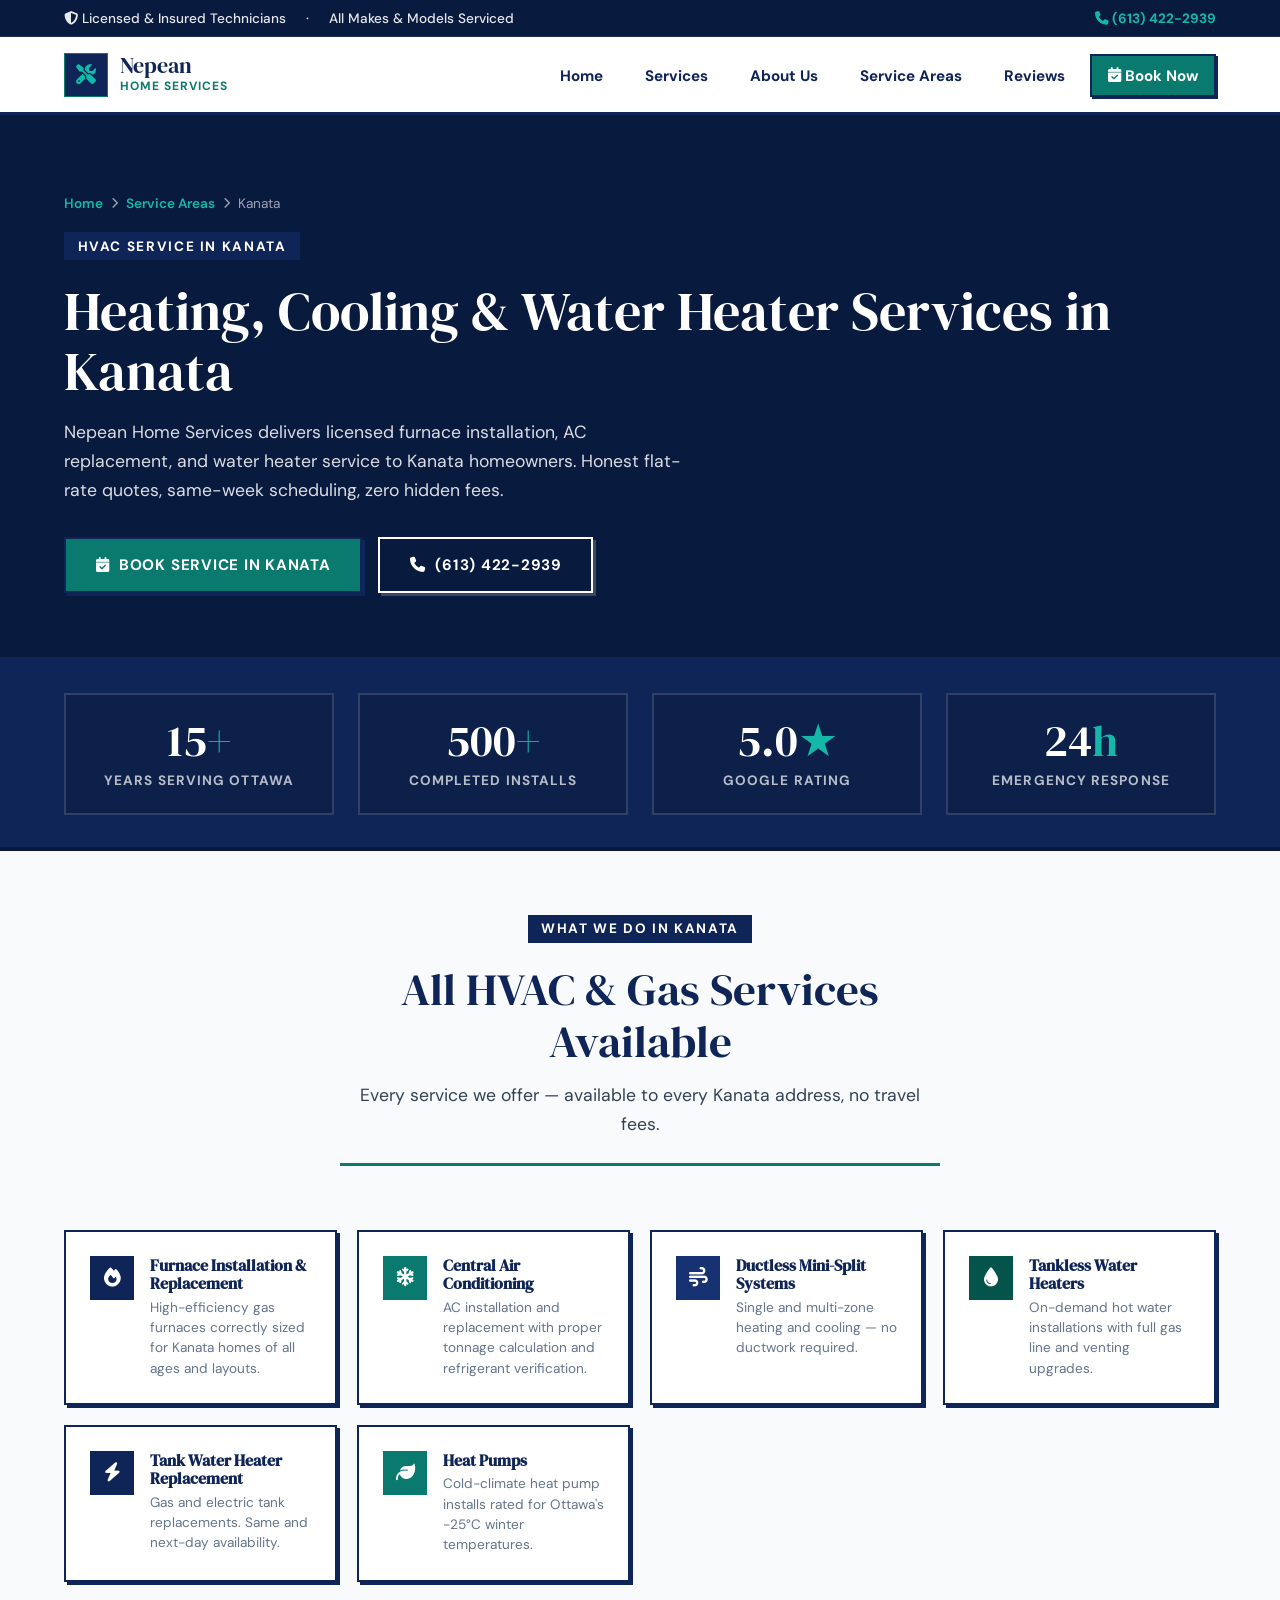
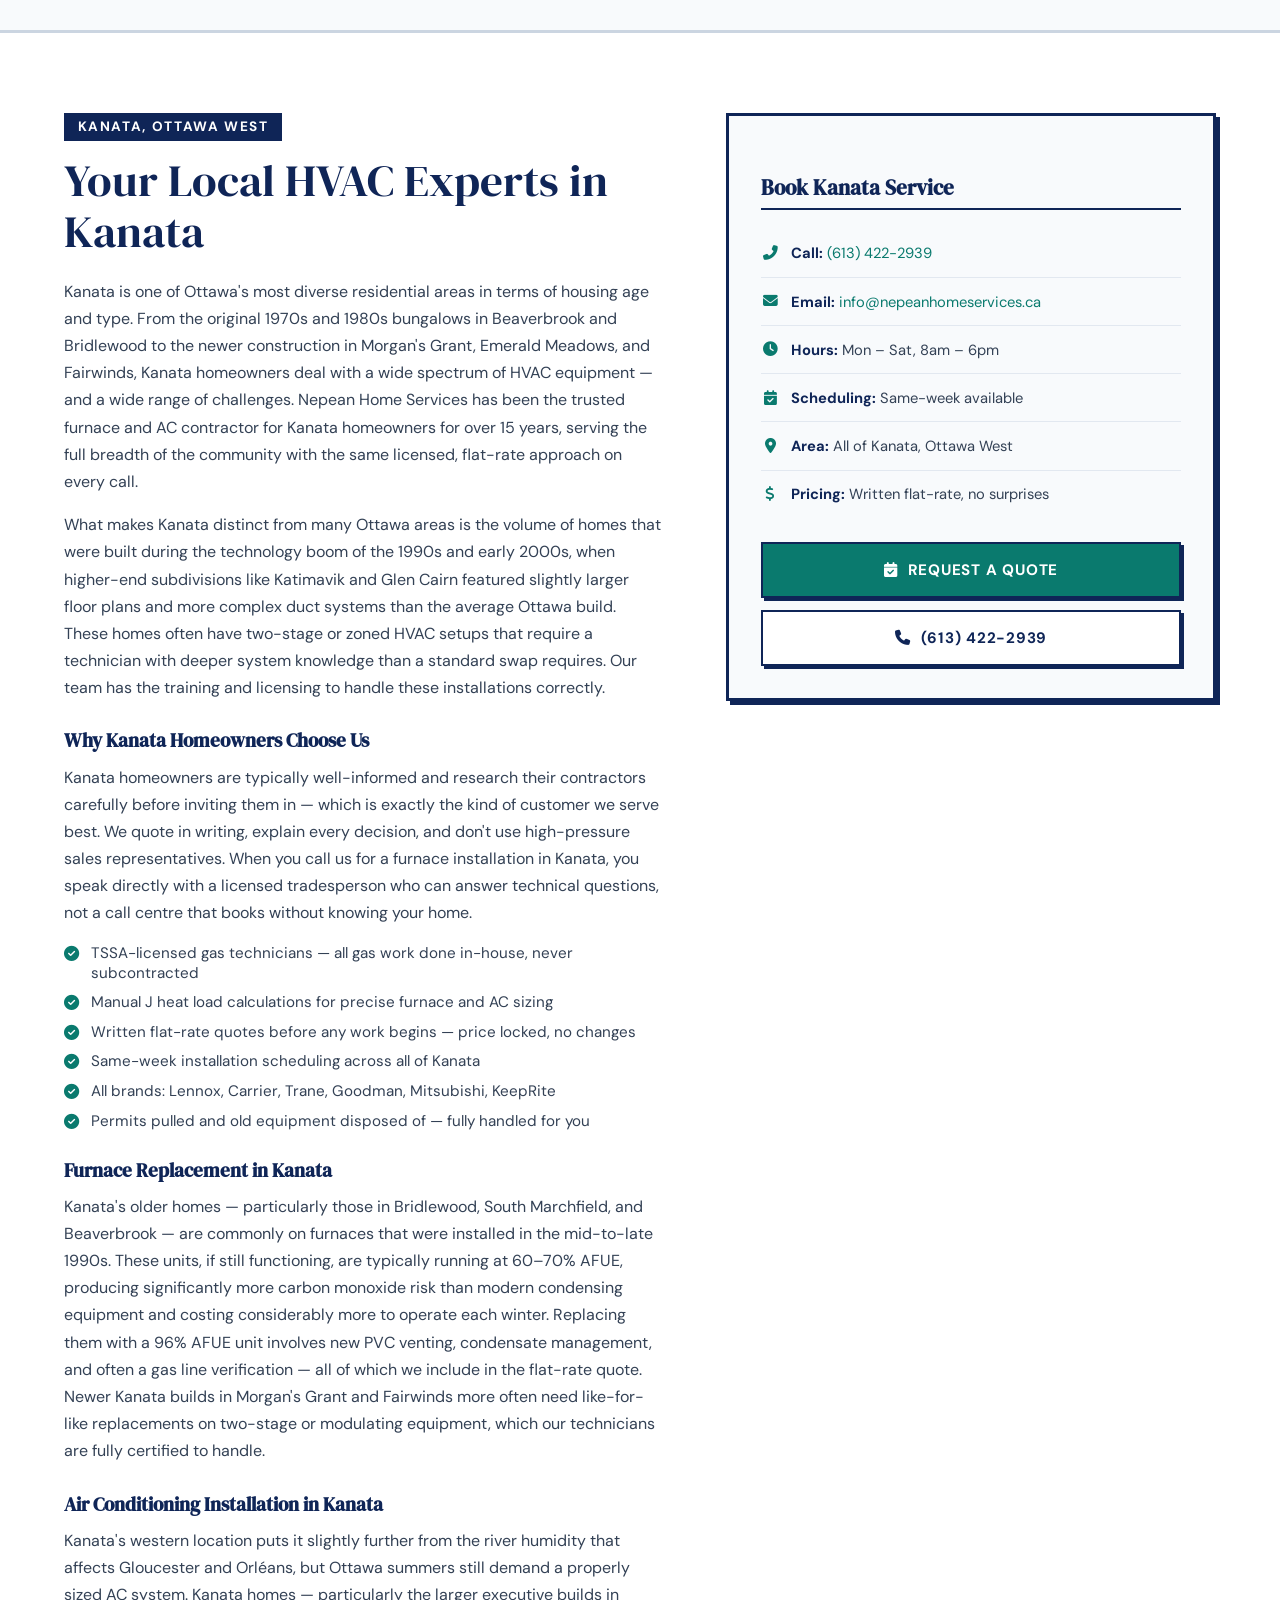
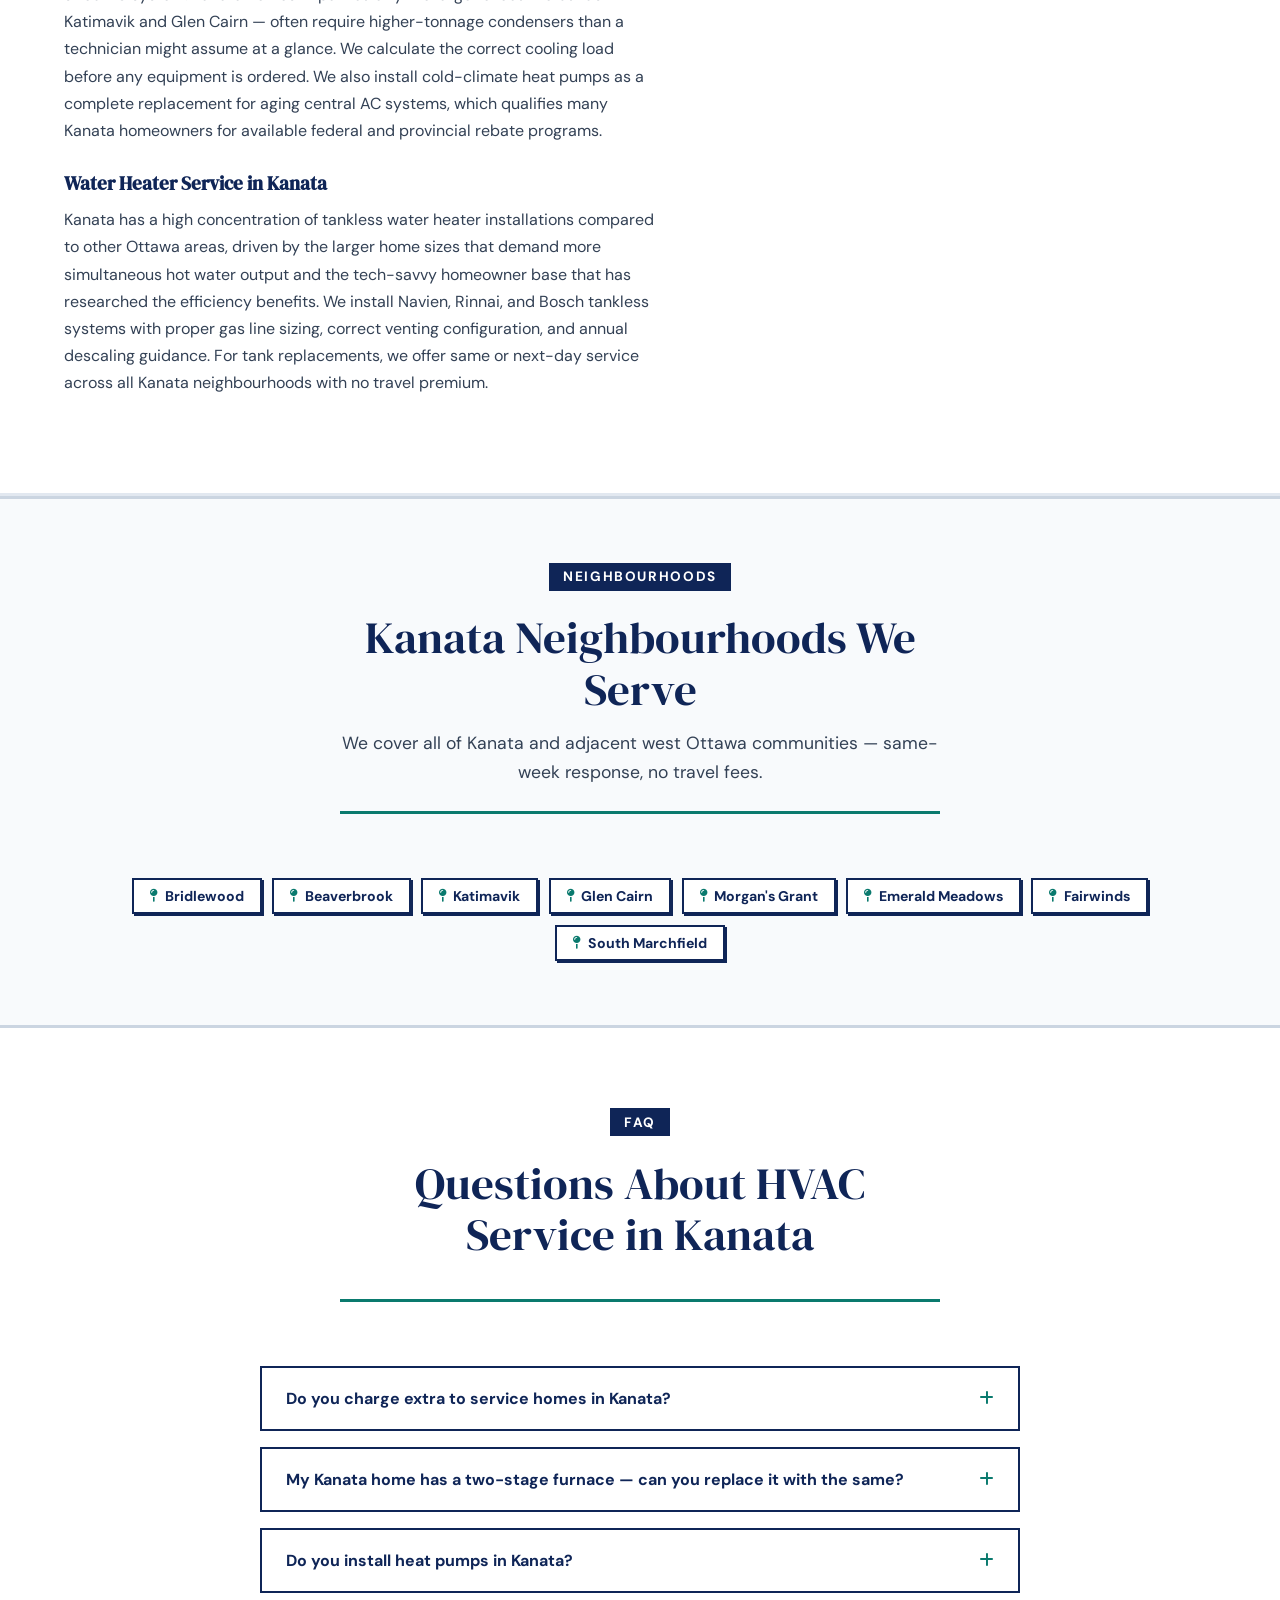
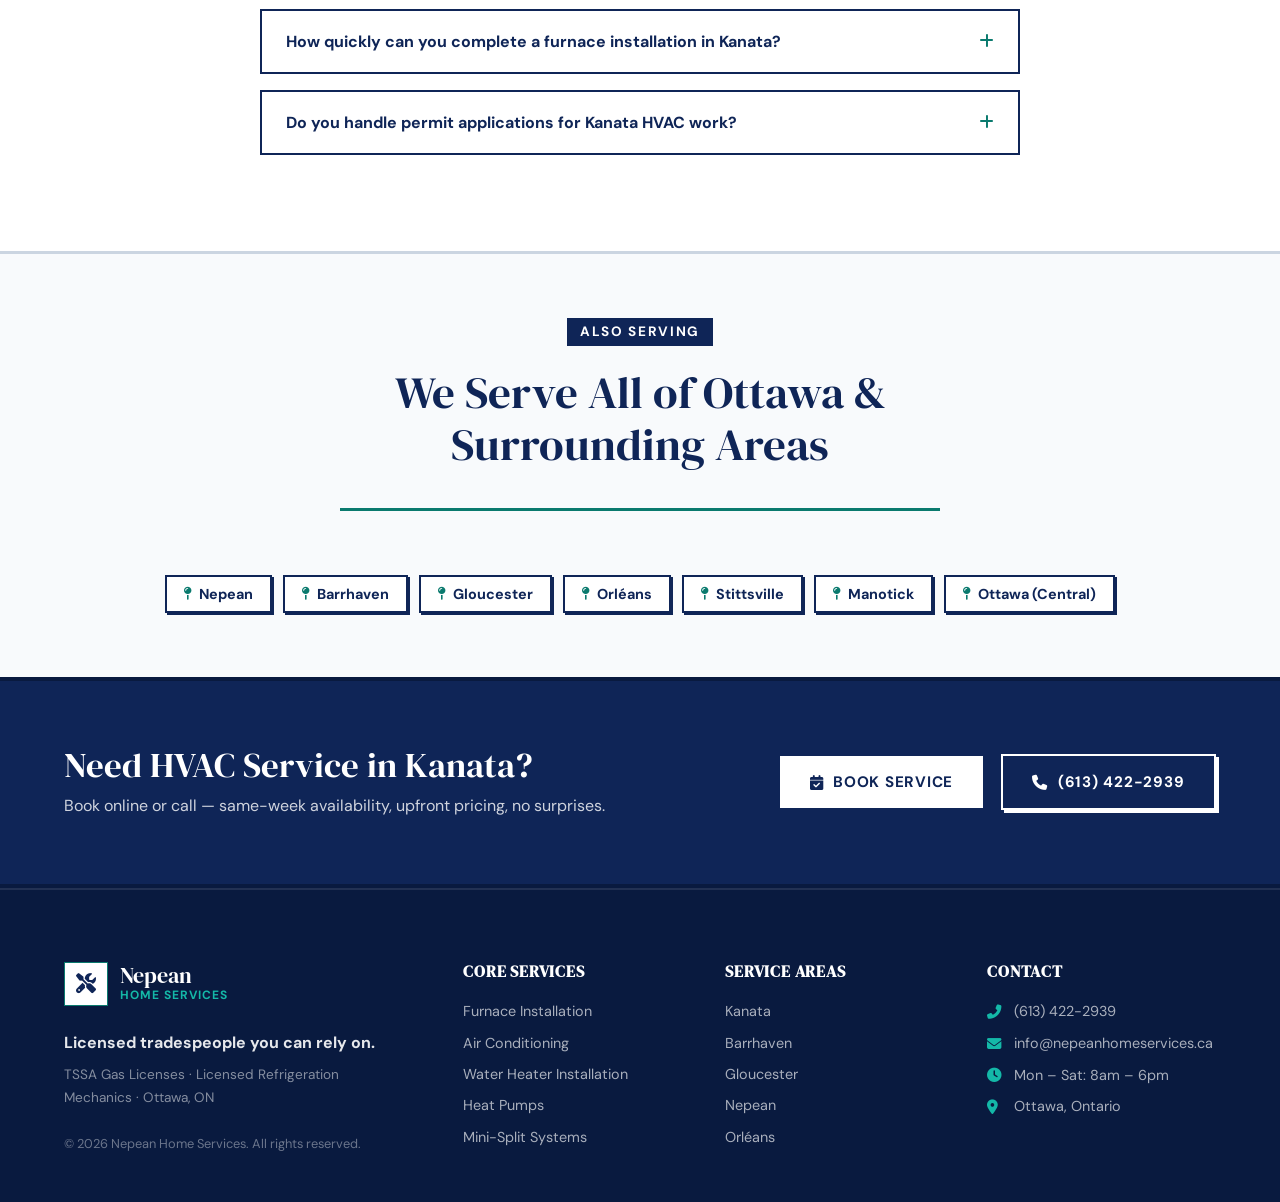
<file: locations/kanata.html>
<!DOCTYPE html>
<html lang="en">
<head>
  <meta charset="UTF-8">
  <meta name="viewport" content="width=device-width, initial-scale=1.0">
  <title>HVAC Service Kanata | Furnace, AC & Water Heater | Nepean Home Services (613) 422-2939</title>
  <meta name="description" content="Furnace installation, AC replacement, and water heater service in Kanata, Ottawa. Licensed TSSA technicians. Flat-rate pricing, same-week bookings. Call (613) 422-2939.">
  <meta name="keywords" content="HVAC Kanata, furnace installation Kanata Ottawa, AC installation Kanata, water heater Kanata, furnace replacement west Ottawa, air conditioner Kanata, heating cooling Kanata Ottawa, Bridlewood HVAC, Beaverbrook furnace, Morgan's Grant HVAC">
  <meta name="robots" content="index, follow">
  <meta name="author" content="Nepean Home Services">
  <meta name="geo.region" content="CA-ON">
  <meta name="geo.placename" content="Kanata, Ottawa">
  <meta property="og:title" content="HVAC Service Kanata | Nepean Home Services">
  <meta property="og:description" content="Furnace, AC & water heater installation in Kanata. Licensed TSSA technicians. Flat-rate pricing. Call (613) 422-2939.">
  <meta property="og:type" content="website">
  <meta property="og:locale" content="en_CA">
  <link rel="canonical" href="https://www.nepeanhomeservices.ca/locations/kanata">
  <link rel="preconnect" href="https://fonts.googleapis.com">
  <link rel="preconnect" href="https://fonts.gstatic.com" crossorigin>
  <link href="https://fonts.googleapis.com/css2?family=DM+Serif+Display:ital@0;1&family=DM+Sans:wght@400;500;700;900&display=swap" rel="stylesheet">
  <link rel="stylesheet" href="https://cdnjs.cloudflare.com/ajax/libs/font-awesome/6.4.0/css/all.min.css">
  <link rel="stylesheet" href="../assets/css/index-style.css">

  <script type="application/ld+json">
  {
    "@context": "https://schema.org",
    "@type": "HVACBusiness",
    "name": "Nepean Home Services",
    "@id": "https://www.nepeanhomeservices.ca/#organization",
    "url": "https://www.nepeanhomeservices.ca",
    "telephone": "+1-613-422-2939",
    "priceRange": "$$",
    "address": {
      "@type": "PostalAddress",
      "addressLocality": "Ottawa",
      "addressRegion": "ON",
      "addressCountry": "CA"
    },
    "geo": { "@type": "GeoCoordinates", "latitude": 45.3476, "longitude": -75.9093 },
    "openingHoursSpecification": {
      "@type": "OpeningHoursSpecification",
      "dayOfWeek": ["Monday","Tuesday","Wednesday","Thursday","Friday","Saturday"],
      "opens": "08:00", "closes": "18:00"
    },
    "areaServed": [
      { "@type": "AdministrativeArea", "name": "Kanata" },
      { "@type": "AdministrativeArea", "name": "Ottawa" }
    ],
    "serviceType": ["Furnace Installation", "AC Installation", "Water Heater Installation"]
  }
  </script>

  <style>
    .page-hero {
      background: var(--navy-dark);
      color: var(--white);
      padding: 5rem 0 4rem;
      border-bottom: 4px solid var(--navy);
    }
    .breadcrumb {
      display: flex; align-items: center; gap: .5rem;
      font-size: .85rem; color: rgba(255,255,255,.6); margin-bottom: 1.25rem;
    }
    .breadcrumb a { color: var(--teal-light); font-weight: 600; }
    .breadcrumb a:hover { text-decoration: underline; }
    .breadcrumb i { font-size: .7rem; }
    .page-hero h1 { font-size: clamp(2rem, 4.5vw, 3.4rem); color: var(--white); margin: .5rem 0 1rem; line-height: 1.1; }
    .page-hero p  { font-size: 1.1rem; color: rgba(255,255,255,.85); max-width: 620px; margin-bottom: 2rem; }
    .page-hero-btns { display: flex; gap: 1rem; flex-wrap: wrap; }

    .loc-services-grid {
      display: grid; grid-template-columns: repeat(auto-fill, minmax(260px, 1fr));
      gap: 1.25rem; margin-top: 2rem;
    }
    .loc-service-card {
      background: var(--white); border: 2px solid var(--navy); padding: 1.5rem;
      display: flex; align-items: flex-start; gap: 1rem;
      box-shadow: 3px 3px 0px var(--navy); text-decoration: none; color: inherit;
      transition: transform 0.15s, box-shadow 0.15s;
    }
    .loc-service-card:hover { transform: translate(-2px,-2px); box-shadow: 5px 5px 0px var(--navy); }
    .loc-service-icon { width:44px; height:44px; display:flex; align-items:center; justify-content:center; font-size:1.2rem; color:var(--white); flex-shrink:0; background:var(--navy); }
    .loc-service-card h3 { font-size:1rem; font-weight:700; margin:0 0 .3rem; color:var(--navy); }
    .loc-service-card p  { font-size:.85rem; color:var(--gray-500); margin:0; line-height:1.5; }

    .loc-content { padding: 5rem 0; background: var(--white); border-bottom: 3px solid var(--gray-100); }
    .loc-content-grid { display: grid; grid-template-columns: 1.1fr 0.9fr; gap: 4rem; align-items: start; }
    .loc-content h2 { color: var(--navy); margin-bottom: 1.25rem; }
    .loc-content p  { color: var(--gray-700); margin-bottom: 1rem; font-size: 1rem; line-height: 1.7; }
    .loc-content h3 { color: var(--navy); margin: 1.75rem 0 .75rem; font-size: 1.2rem; }
    .loc-checklist { list-style:none; display:flex; flex-direction:column; gap:.6rem; margin-bottom:1.5rem; }
    .loc-checklist li { display:flex; align-items:flex-start; gap:.75rem; font-size:.95rem; color:var(--gray-700); }
    .loc-checklist li i { color:var(--teal); margin-top:3px; flex-shrink:0; }

    .loc-sidebar-card { background:var(--off-white); border:3px solid var(--navy); box-shadow:var(--block-shadow); padding:2rem; position:sticky; top:100px; }
    .loc-sidebar-card h3 { color:var(--navy); font-size:1.3rem; margin-bottom:1.25rem; border-bottom:2px solid var(--navy); padding-bottom:.5rem; }
    .loc-sidebar-item { display:flex; align-items:center; gap:.75rem; padding:.85rem 0; border-bottom:1px solid var(--gray-100); font-size:.92rem; color:var(--gray-700); }
    .loc-sidebar-item:last-of-type { border-bottom:none; }
    .loc-sidebar-item i { color:var(--teal); width:18px; text-align:center; flex-shrink:0; }
    .loc-sidebar-item strong { color:var(--navy); }

    .hoods-section { padding:4rem 0; background:var(--off-white); border-top:3px solid var(--gray-200); border-bottom:3px solid var(--gray-200); }
    .hoods-grid { display:flex; flex-wrap:wrap; gap:.65rem; margin-top:1.5rem; }
    .hood-tag { display:inline-flex; align-items:center; gap:.4rem; background:var(--white); border:2px solid var(--navy); color:var(--navy); padding:.45rem 1rem; font-size:.88rem; font-weight:700; box-shadow:2px 2px 0px var(--navy); }
    .hood-tag i { color:var(--teal); font-size:.8rem; }

    .faq-section { padding:5rem 0; background:var(--white); border-bottom:3px solid var(--gray-200); }
    .faq-list { max-width:760px; margin:0 auto; }
    .faq-item { border:2px solid var(--navy); margin-bottom:1rem; }
    .faq-q { width:100%; background:none; border:none; cursor:pointer; padding:1.25rem 1.5rem; display:flex; justify-content:space-between; align-items:center; font-family:'DM Sans',sans-serif; font-size:1rem; font-weight:700; color:var(--navy); text-align:left; }
    .faq-q:hover { background:var(--off-white); }
    .faq-q i { transition:transform 0.2s; flex-shrink:0; color:var(--teal); }
    .faq-item.open .faq-q i { transform:rotate(45deg); }
    .faq-a { display:none; padding:0 1.5rem 1.25rem; font-size:.95rem; color:var(--gray-700); line-height:1.7; border-top:1px solid var(--gray-100); }
    .faq-item.open .faq-a { display:block; }

    .other-locs { padding:4rem 0; background:var(--off-white); }
    .other-locs-list { display:flex; flex-wrap:wrap; gap:.65rem; margin-top:1.5rem; justify-content:center; }
    .other-locs-list a { display:inline-flex; align-items:center; gap:.4rem; background:var(--white); border:2px solid var(--navy); color:var(--navy); padding:.5rem 1.1rem; font-size:.9rem; font-weight:700; box-shadow:2px 2px 0px var(--navy); }
    .other-locs-list a:hover { background:var(--navy); color:var(--white); }
    .other-locs-list a i { color:var(--teal); font-size:.8rem; }
    .other-locs-list a:hover i { color:var(--teal-light); }

    .cta-band { background:var(--navy); padding:4rem 0; border-top:4px solid var(--navy-dark); border-bottom:4px solid var(--navy-dark); }
    .cta-band-inner { display:flex; align-items:center; justify-content:space-between; gap:2rem; flex-wrap:wrap; }
    .ctab-text h2 { color:var(--white); margin-bottom:.5rem; font-size:clamp(1.5rem,3vw,2.2rem); }
    .ctab-text p  { color:rgba(255,255,255,.8); font-size:1rem; }
    .ctab-btns    { display:flex; gap:1rem; flex-wrap:wrap; }

    @media (max-width:768px) {
      .loc-content-grid { grid-template-columns:1fr; }
      .cta-band-inner { flex-direction:column; text-align:center; }
      .ctab-btns { justify-content:center; }
      .loc-sidebar-card { position:static; }
    }
  </style>
</head>
<body>

  <div class="topbar">
    <div class="container">
      <div class="topbar-info-group">
        <span><i class="fas fa-shield-alt"></i> Licensed & Insured Technicians</span>
        <span>·</span>
        <span>All Makes & Models Serviced</span>
      </div>
      <a href="tel:6134222939" class="topbar-phone"><i class="fas fa-phone"></i> (613) 422-2939</a>
    </div>
  </div>

  <header id="header">
    <div class="container header-inner">
      <a href="../index.html" class="logo">
        <div class="logo-mark"><i class="fas fa-tools"></i></div>
        <div class="logo-text">
          <span class="logo-name">Nepean</span>
          <span class="logo-sub">Home Services</span>
        </div>
      </a>
      <nav id="nav">
        <ul class="nav-links">
          <li><a href="../index.html">Home</a></li>
          <li><a href="../index.html#services">Services</a></li>
          <li><a href="../index.html#why-us">About Us</a></li>
          <li><a href="../index.html#areas">Service Areas</a></li>
          <li><a href="../index.html#reviews">Reviews</a></li>
          <li><a href="../index.html#contact" class="nav-cta"><i class="fas fa-calendar-check"></i> Book Now</a></li>
        </ul>
      </nav>
      <button class="hamburger" id="hamburger" aria-label="Toggle menu">
        <span></span><span style="margin:4px 0;"></span><span></span>
      </button>
    </div>
  </header>

  <div class="mobile-drawer" id="mobileDrawer">
    <ul>
      <li><a href="../index.html" class="drawer-link">Home</a></li>
      <li><a href="../index.html#services" class="drawer-link">Services</a></li>
      <li><a href="../index.html#why-us" class="drawer-link">About Us</a></li>
      <li><a href="../index.html#areas" class="drawer-link">Service Areas</a></li>
      <li><a href="../index.html#reviews" class="drawer-link">Reviews</a></li>
      <li><a href="../index.html#contact" class="drawer-link drawer-cta">Book Service</a></li>
      <li><a href="tel:6134222939" class="drawer-link drawer-phone"><i class="fas fa-phone"></i> (613) 422-2939</a></li>
    </ul>
  </div>
  <div class="drawer-overlay" id="drawerOverlay"></div>

  <!-- PAGE HERO -->
  <section class="page-hero">
    <div class="container">
      <div class="breadcrumb">
        <a href="../index.html">Home</a>
        <i class="fas fa-chevron-right"></i>
        <a href="../index.html#areas">Service Areas</a>
        <i class="fas fa-chevron-right"></i>
        <span>Kanata</span>
      </div>
      <span class="section-label">HVAC Service in Kanata</span>
      <h1>Heating, Cooling & Water Heater Services in Kanata</h1>
      <p>Nepean Home Services delivers licensed furnace installation, AC replacement, and water heater service to Kanata homeowners. Honest flat-rate quotes, same-week scheduling, zero hidden fees.</p>
      <div class="page-hero-btns">
        <a href="../index.html#contact" class="btn btn-primary"><i class="fas fa-calendar-check"></i> Book Service in Kanata</a>
        <a href="tel:6134222939" class="btn btn-outline"><i class="fas fa-phone"></i> (613) 422-2939</a>
      </div>
    </div>
  </section>

  <!-- STATS STRIP -->
  <div class="stats-strip">
    <div class="container">
      <div class="stats-row">
        <div class="stat-item">
          <div class="stat-big">15<span>+</span></div>
          <div class="stat-label">Years Serving Ottawa</div>
        </div>
        <div class="stat-item">
          <div class="stat-big">500<span>+</span></div>
          <div class="stat-label">Completed Installs</div>
        </div>
        <div class="stat-item">
          <div class="stat-big">5.0<span>★</span></div>
          <div class="stat-label">Google Rating</div>
        </div>
        <div class="stat-item">
          <div class="stat-big">24<span>h</span></div>
          <div class="stat-label">Emergency Response</div>
        </div>
      </div>
    </div>
  </div>

  <!-- SERVICES GRID -->
  <section style="padding:4rem 0 3rem; background:var(--off-white); border-bottom:3px solid var(--gray-200);">
    <div class="container">
      <div class="section-header center">
        <span class="section-label">What We Do in Kanata</span>
        <h2>All HVAC & Gas Services Available</h2>
        <p>Every service we offer — available to every Kanata address, no travel fees.</p>
      </div>
      <div class="loc-services-grid">
        <a href="../index.html#contact" class="loc-service-card">
          <div class="loc-service-icon" style="background:var(--navy);"><i class="fas fa-fire"></i></div>
          <div><h3>Furnace Installation & Replacement</h3><p>High-efficiency gas furnaces correctly sized for Kanata homes of all ages and layouts.</p></div>
        </a>
        <a href="../index.html#contact" class="loc-service-card">
          <div class="loc-service-icon" style="background:var(--teal);"><i class="fas fa-snowflake"></i></div>
          <div><h3>Central Air Conditioning</h3><p>AC installation and replacement with proper tonnage calculation and refrigerant verification.</p></div>
        </a>
        <a href="../index.html#contact" class="loc-service-card">
          <div class="loc-service-icon" style="background:var(--navy-mid);"><i class="fas fa-wind"></i></div>
          <div><h3>Ductless Mini-Split Systems</h3><p>Single and multi-zone heating and cooling — no ductwork required.</p></div>
        </a>
        <a href="../index.html#contact" class="loc-service-card">
          <div class="loc-service-icon" style="background:var(--teal-dark);"><i class="fas fa-tint"></i></div>
          <div><h3>Tankless Water Heaters</h3><p>On-demand hot water installations with full gas line and venting upgrades.</p></div>
        </a>
        <a href="../index.html#contact" class="loc-service-card">
          <div class="loc-service-icon" style="background:var(--navy);"><i class="fas fa-bolt"></i></div>
          <div><h3>Tank Water Heater Replacement</h3><p>Gas and electric tank replacements. Same and next-day availability.</p></div>
        </a>
        <a href="../index.html#contact" class="loc-service-card">
          <div class="loc-service-icon" style="background:var(--teal);"><i class="fas fa-leaf"></i></div>
          <div><h3>Heat Pumps</h3><p>Cold-climate heat pump installs rated for Ottawa's -25°C winter temperatures.</p></div>
        </a>
      </div>
    </div>
  </section>

  <!-- MAIN CONTENT + SIDEBAR -->
  <section class="loc-content">
    <div class="container loc-content-grid">

      <div>
        <span class="section-label">Kanata, Ottawa West</span>
        <h2>Your Local HVAC Experts in Kanata</h2>

        <p>Kanata is one of Ottawa's most diverse residential areas in terms of housing age and type. From the original 1970s and 1980s bungalows in Beaverbrook and Bridlewood to the newer construction in Morgan's Grant, Emerald Meadows, and Fairwinds, Kanata homeowners deal with a wide spectrum of HVAC equipment — and a wide range of challenges. Nepean Home Services has been the trusted furnace and AC contractor for Kanata homeowners for over 15 years, serving the full breadth of the community with the same licensed, flat-rate approach on every call.</p>

        <p>What makes Kanata distinct from many Ottawa areas is the volume of homes that were built during the technology boom of the 1990s and early 2000s, when higher-end subdivisions like Katimavik and Glen Cairn featured slightly larger floor plans and more complex duct systems than the average Ottawa build. These homes often have two-stage or zoned HVAC setups that require a technician with deeper system knowledge than a standard swap requires. Our team has the training and licensing to handle these installations correctly.</p>

        <h3>Why Kanata Homeowners Choose Us</h3>
        <p>Kanata homeowners are typically well-informed and research their contractors carefully before inviting them in — which is exactly the kind of customer we serve best. We quote in writing, explain every decision, and don't use high-pressure sales representatives. When you call us for a furnace installation in Kanata, you speak directly with a licensed tradesperson who can answer technical questions, not a call centre that books without knowing your home.</p>

        <ul class="loc-checklist">
          <li><i class="fas fa-check-circle"></i> TSSA-licensed gas technicians — all gas work done in-house, never subcontracted</li>
          <li><i class="fas fa-check-circle"></i> Manual J heat load calculations for precise furnace and AC sizing</li>
          <li><i class="fas fa-check-circle"></i> Written flat-rate quotes before any work begins — price locked, no changes</li>
          <li><i class="fas fa-check-circle"></i> Same-week installation scheduling across all of Kanata</li>
          <li><i class="fas fa-check-circle"></i> All brands: Lennox, Carrier, Trane, Goodman, Mitsubishi, KeepRite</li>
          <li><i class="fas fa-check-circle"></i> Permits pulled and old equipment disposed of — fully handled for you</li>
        </ul>

        <h3>Furnace Replacement in Kanata</h3>
        <p>Kanata's older homes — particularly those in Bridlewood, South Marchfield, and Beaverbrook — are commonly on furnaces that were installed in the mid-to-late 1990s. These units, if still functioning, are typically running at 60–70% AFUE, producing significantly more carbon monoxide risk than modern condensing equipment and costing considerably more to operate each winter. Replacing them with a 96% AFUE unit involves new PVC venting, condensate management, and often a gas line verification — all of which we include in the flat-rate quote. Newer Kanata builds in Morgan's Grant and Fairwinds more often need like-for-like replacements on two-stage or modulating equipment, which our technicians are fully certified to handle.</p>

        <h3>Air Conditioning Installation in Kanata</h3>
        <p>Kanata's western location puts it slightly further from the river humidity that affects Gloucester and Orléans, but Ottawa summers still demand a properly sized AC system. Kanata homes — particularly the larger executive builds in Katimavik and Glen Cairn — often require higher-tonnage condensers than a technician might assume at a glance. We calculate the correct cooling load before any equipment is ordered. We also install cold-climate heat pumps as a complete replacement for aging central AC systems, which qualifies many Kanata homeowners for available federal and provincial rebate programs.</p>

        <h3>Water Heater Service in Kanata</h3>
        <p>Kanata has a high concentration of tankless water heater installations compared to other Ottawa areas, driven by the larger home sizes that demand more simultaneous hot water output and the tech-savvy homeowner base that has researched the efficiency benefits. We install Navien, Rinnai, and Bosch tankless systems with proper gas line sizing, correct venting configuration, and annual descaling guidance. For tank replacements, we offer same or next-day service across all Kanata neighbourhoods with no travel premium.</p>
      </div>

      <div>
        <div class="loc-sidebar-card">
          <h3>Book Kanata Service</h3>
          <div class="loc-sidebar-item"><i class="fas fa-phone-alt"></i> <span><strong>Call:</strong> <a href="tel:6134222939" style="color:var(--teal);">(613) 422-2939</a></span></div>
          <div class="loc-sidebar-item"><i class="fas fa-envelope"></i> <span><strong>Email:</strong> <a href="mailto:info@nepeanhomeservices.ca" style="color:var(--teal);">info@nepeanhomeservices.ca</a></span></div>
          <div class="loc-sidebar-item"><i class="fas fa-clock"></i> <span><strong>Hours:</strong> Mon – Sat, 8am – 6pm</span></div>
          <div class="loc-sidebar-item"><i class="fas fa-calendar-check"></i> <span><strong>Scheduling:</strong> Same-week available</span></div>
          <div class="loc-sidebar-item"><i class="fas fa-map-marker-alt"></i> <span><strong>Area:</strong> All of Kanata, Ottawa West</span></div>
          <div class="loc-sidebar-item"><i class="fas fa-dollar-sign"></i> <span><strong>Pricing:</strong> Written flat-rate, no surprises</span></div>
          <a href="../index.html#contact" class="btn btn-primary btn-full" style="margin-top:1.5rem;"><i class="fas fa-calendar-check"></i> Request a Quote</a>
          <a href="tel:6134222939" class="btn btn-white btn-full" style="margin-top:.75rem;"><i class="fas fa-phone"></i> (613) 422-2939</a>
        </div>
      </div>

    </div>
  </section>

  <!-- NEIGHBOURHOODS -->
  <section class="hoods-section">
    <div class="container">
      <div class="section-header center">
        <span class="section-label">Neighbourhoods</span>
        <h2>Kanata Neighbourhoods We Serve</h2>
        <p>We cover all of Kanata and adjacent west Ottawa communities — same-week response, no travel fees.</p>
      </div>
      <div class="hoods-grid" style="justify-content:center;">
        <span class="hood-tag"><i class="fas fa-map-pin"></i> Bridlewood</span>
        <span class="hood-tag"><i class="fas fa-map-pin"></i> Beaverbrook</span>
        <span class="hood-tag"><i class="fas fa-map-pin"></i> Katimavik</span>
        <span class="hood-tag"><i class="fas fa-map-pin"></i> Glen Cairn</span>
        <span class="hood-tag"><i class="fas fa-map-pin"></i> Morgan's Grant</span>
        <span class="hood-tag"><i class="fas fa-map-pin"></i> Emerald Meadows</span>
        <span class="hood-tag"><i class="fas fa-map-pin"></i> Fairwinds</span>
        <span class="hood-tag"><i class="fas fa-map-pin"></i> South Marchfield</span>
      </div>
    </div>
  </section>

  <!-- FAQ -->
  <section class="faq-section">
    <div class="container">
      <div class="section-header center">
        <span class="section-label">FAQ</span>
        <h2>Questions About HVAC Service in Kanata</h2>
      </div>
      <div class="faq-list">
        <div class="faq-item">
          <button class="faq-q">Do you charge extra to service homes in Kanata? <i class="fas fa-plus"></i></button>
          <div class="faq-a">No. Kanata is within our regular service area and there are no travel fees or west-end surcharges. Your quote covers parts, labour, venting, permits, and old equipment disposal — nothing added after.</div>
        </div>
        <div class="faq-item">
          <button class="faq-q">My Kanata home has a two-stage furnace — can you replace it with the same? <i class="fas fa-plus"></i></button>
          <div class="faq-a">Yes. We install single-stage, two-stage, and fully modulating variable-capacity furnaces. We'll assess your duct system and thermostat wiring to make sure the replacement is compatible and correctly sized for your layout.</div>
        </div>
        <div class="faq-item">
          <button class="faq-q">Do you install heat pumps in Kanata? <i class="fas fa-plus"></i></button>
          <div class="faq-a">Yes. We install cold-climate heat pumps that maintain full output at temperatures as low as -25°C, making them viable for Kanata's winters. These can often be paired with your existing gas furnace for a dual-fuel setup. We can also help identify available rebate programs for Kanata homeowners.</div>
        </div>
        <div class="faq-item">
          <button class="faq-q">How quickly can you complete a furnace installation in Kanata? <i class="fas fa-plus"></i></button>
          <div class="faq-a">We offer same-week scheduling for furnace installations under normal circumstances. For emergency no-heat situations, call us directly at (613) 422-2939 and we'll give your call priority for a same or next-day response.</div>
        </div>
        <div class="faq-item">
          <button class="faq-q">Do you handle permit applications for Kanata HVAC work? <i class="fas fa-plus"></i></button>
          <div class="faq-a">Yes. Where a permit is required by the City of Ottawa, we pull it and coordinate the inspection on your behalf. The cost of the permit is included in your flat-rate quote — there are no permit surprises added to your final invoice.</div>
        </div>
      </div>
    </div>
  </section>

  <!-- OTHER LOCATIONS -->
  <section class="other-locs">
    <div class="container">
      <div class="section-header center">
        <span class="section-label">Also Serving</span>
        <h2>We Serve All of Ottawa & Surrounding Areas</h2>
      </div>
      <ul class="other-locs-list">
        <li><a href="nepean.html"><i class="fas fa-map-pin"></i> Nepean</a></li>
        <li><a href="barrhaven.html"><i class="fas fa-map-pin"></i> Barrhaven</a></li>
        <li><a href="gloucester.html"><i class="fas fa-map-pin"></i> Gloucester</a></li>
        <li><a href="orleans.html"><i class="fas fa-map-pin"></i> Orléans</a></li>
        <li><a href="stittsville.html"><i class="fas fa-map-pin"></i> Stittsville</a></li>
        <li><a href="manotick.html"><i class="fas fa-map-pin"></i> Manotick</a></li>
        <li><a href="ottawa.html"><i class="fas fa-map-pin"></i> Ottawa (Central)</a></li>
      </ul>
    </div>
  </section>

  <!-- CTA BAND -->
  <div class="cta-band">
    <div class="container cta-band-inner">
      <div class="ctab-text">
        <h2>Need HVAC Service in Kanata?</h2>
        <p>Book online or call — same-week availability, upfront pricing, no surprises.</p>
      </div>
      <div class="ctab-btns">
        <a href="../index.html#contact" class="btn btn-white"><i class="fas fa-calendar-check"></i> Book Service</a>
        <a href="tel:6134222939" class="btn btn-outline-white"><i class="fas fa-phone"></i> (613) 422-2939</a>
      </div>
    </div>
  </div>

  <!-- FOOTER -->
  <footer>
    <div class="container footer-inner">
      <div class="footer-brand">
        <div class="footer-logo">
          <div class="logo-mark"><i class="fas fa-tools"></i></div>
          <div class="logo-text">
            <span class="logo-name">Nepean</span>
            <span class="logo-sub">Home Services</span>
          </div>
        </div>
        <p class="footer-tagline">Licensed tradespeople you can rely on.</p>
        <p class="footer-cert">TSSA Gas Licenses · Licensed Refrigeration Mechanics · Ottawa, ON</p>
        <p class="footer-copy">&copy; 2026 Nepean Home Services. All rights reserved.</p>
      </div>
      <div class="footer-col">
        <h4>Core Services</h4>
        <ul>
          <li><a href="../index.html#services">Furnace Installation</a></li>
          <li><a href="../index.html#services">Air Conditioning</a></li>
          <li><a href="../index.html#services">Water Heater Installation</a></li>
          <li><a href="../index.html#services">Heat Pumps</a></li>
          <li><a href="../index.html#services">Mini-Split Systems</a></li>
        </ul>
      </div>
      <div class="footer-col">
        <h4>Service Areas</h4>
        <ul>
          <li><a href="kanata.html">Kanata</a></li>
          <li><a href="barrhaven.html">Barrhaven</a></li>
          <li><a href="gloucester.html">Gloucester</a></li>
          <li><a href="nepean.html">Nepean</a></li>
          <li><a href="orleans.html">Orléans</a></li>
        </ul>
      </div>
      <div class="footer-col">
        <h4>Contact</h4>
        <address>
          <p><i class="fas fa-phone-alt"></i> <a href="tel:6134222939">(613) 422-2939</a></p>
          <p><i class="fas fa-envelope"></i> <a href="mailto:info@nepeanhomeservices.ca">info@nepeanhomeservices.ca</a></p>
          <p><i class="fas fa-clock"></i> Mon – Sat: 8am – 6pm</p>
          <p><i class="fas fa-map-marker-alt"></i> Ottawa, Ontario</p>
        </address>
      </div>
    </div>
  </footer>

  <a href="tel:6134222939" class="sticky-call" id="stickyCall">
    <i class="fas fa-phone"></i>
    <span>(613) 422-2939</span>
  </a>

  <script>
    document.addEventListener('DOMContentLoaded', () => {
      const hamburger = document.getElementById('hamburger');
      const mobileDrawer = document.getElementById('mobileDrawer');
      const drawerOverlay = document.getElementById('drawerOverlay');
      function openDrawer() { mobileDrawer.classList.add('open'); drawerOverlay.classList.add('open'); document.body.style.overflow = 'hidden'; }
      function closeDrawer() { mobileDrawer.classList.remove('open'); drawerOverlay.classList.remove('open'); document.body.style.overflow = ''; }
      hamburger.addEventListener('click', () => mobileDrawer.classList.contains('open') ? closeDrawer() : openDrawer());
      drawerOverlay.addEventListener('click', closeDrawer);
      document.querySelectorAll('.drawer-link').forEach(l => l.addEventListener('click', closeDrawer));

      document.querySelectorAll('.faq-item').forEach(item => {
        item.querySelector('.faq-q').addEventListener('click', () => {
          const isOpen = item.classList.contains('open');
          document.querySelectorAll('.faq-item').forEach(i => i.classList.remove('open'));
          if (!isOpen) item.classList.add('open');
        });
      });

      const stickyCall = document.getElementById('stickyCall');
      if (stickyCall) {
        window.addEventListener('scroll', () => {
          stickyCall.style.display = window.scrollY > 450 ? 'flex' : 'none';
        }, { passive: true });
      }
    });
  </script>
</body>
</html>
</file>
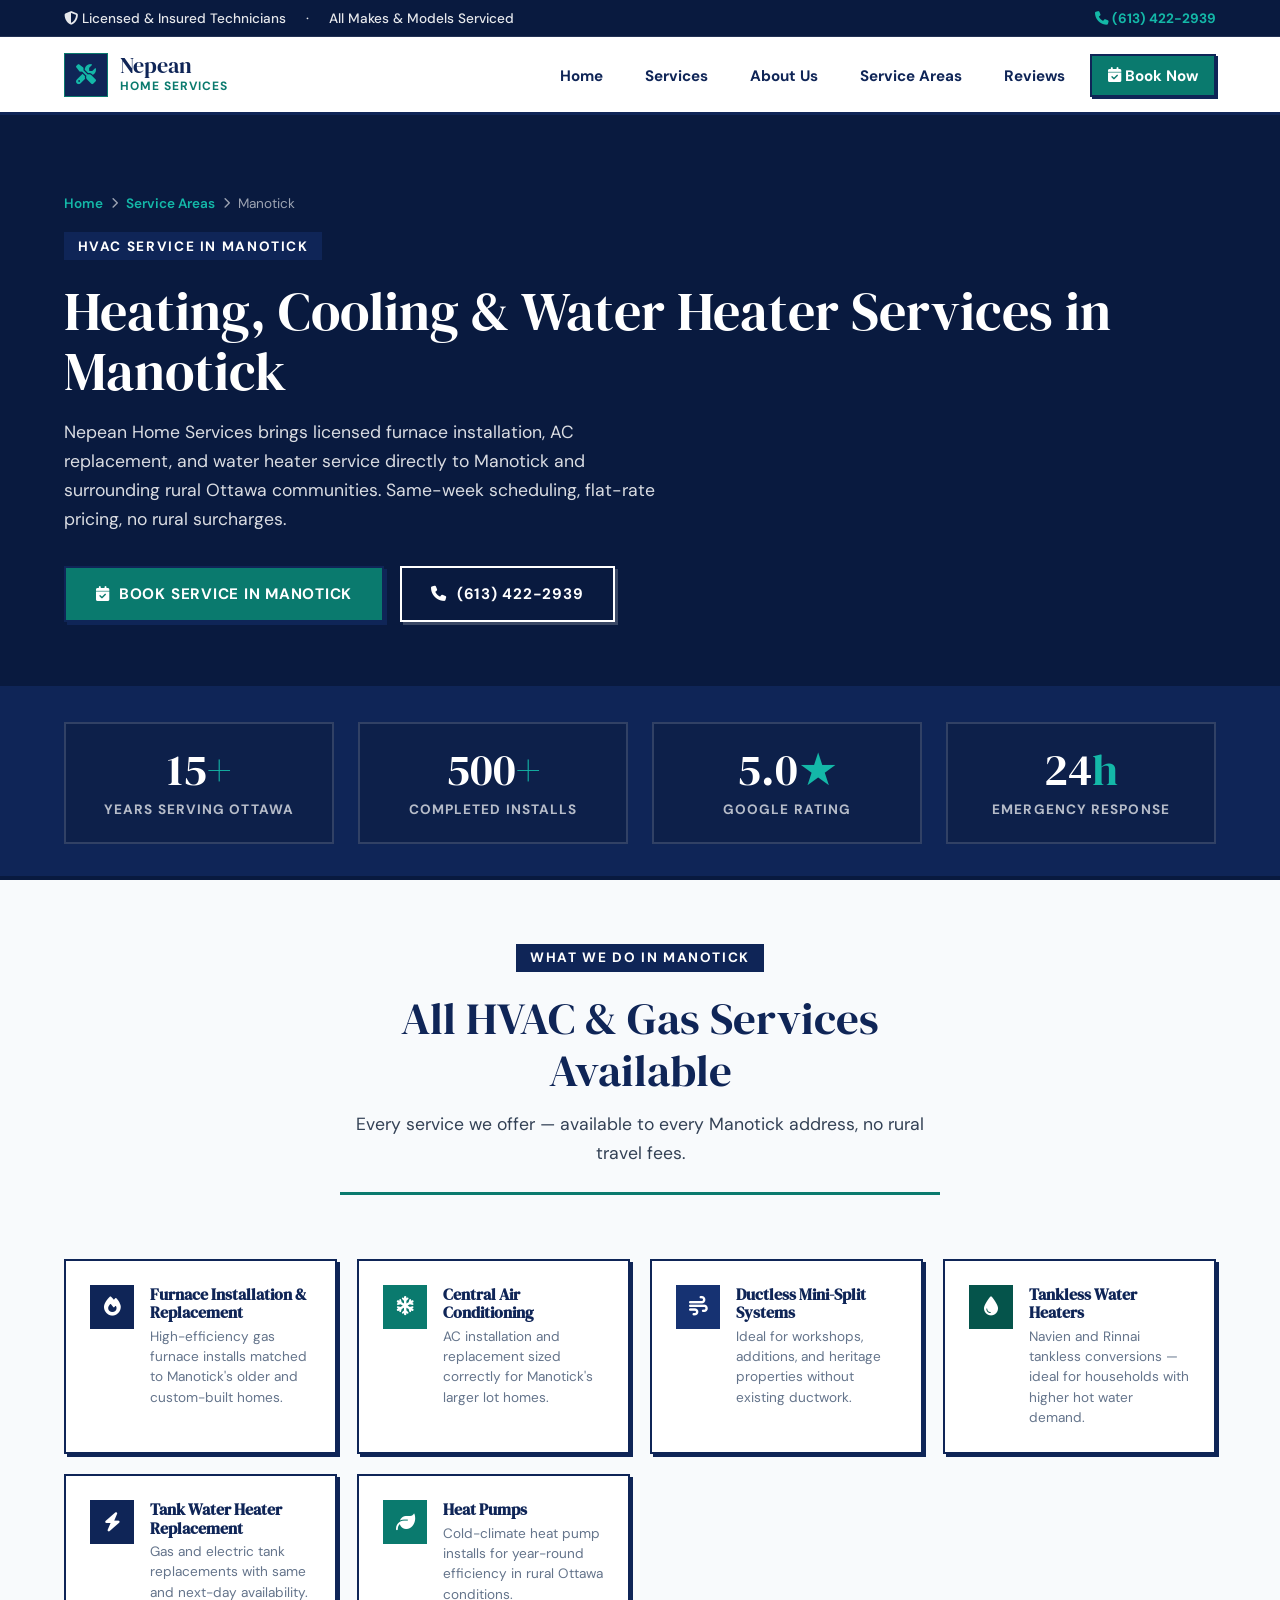
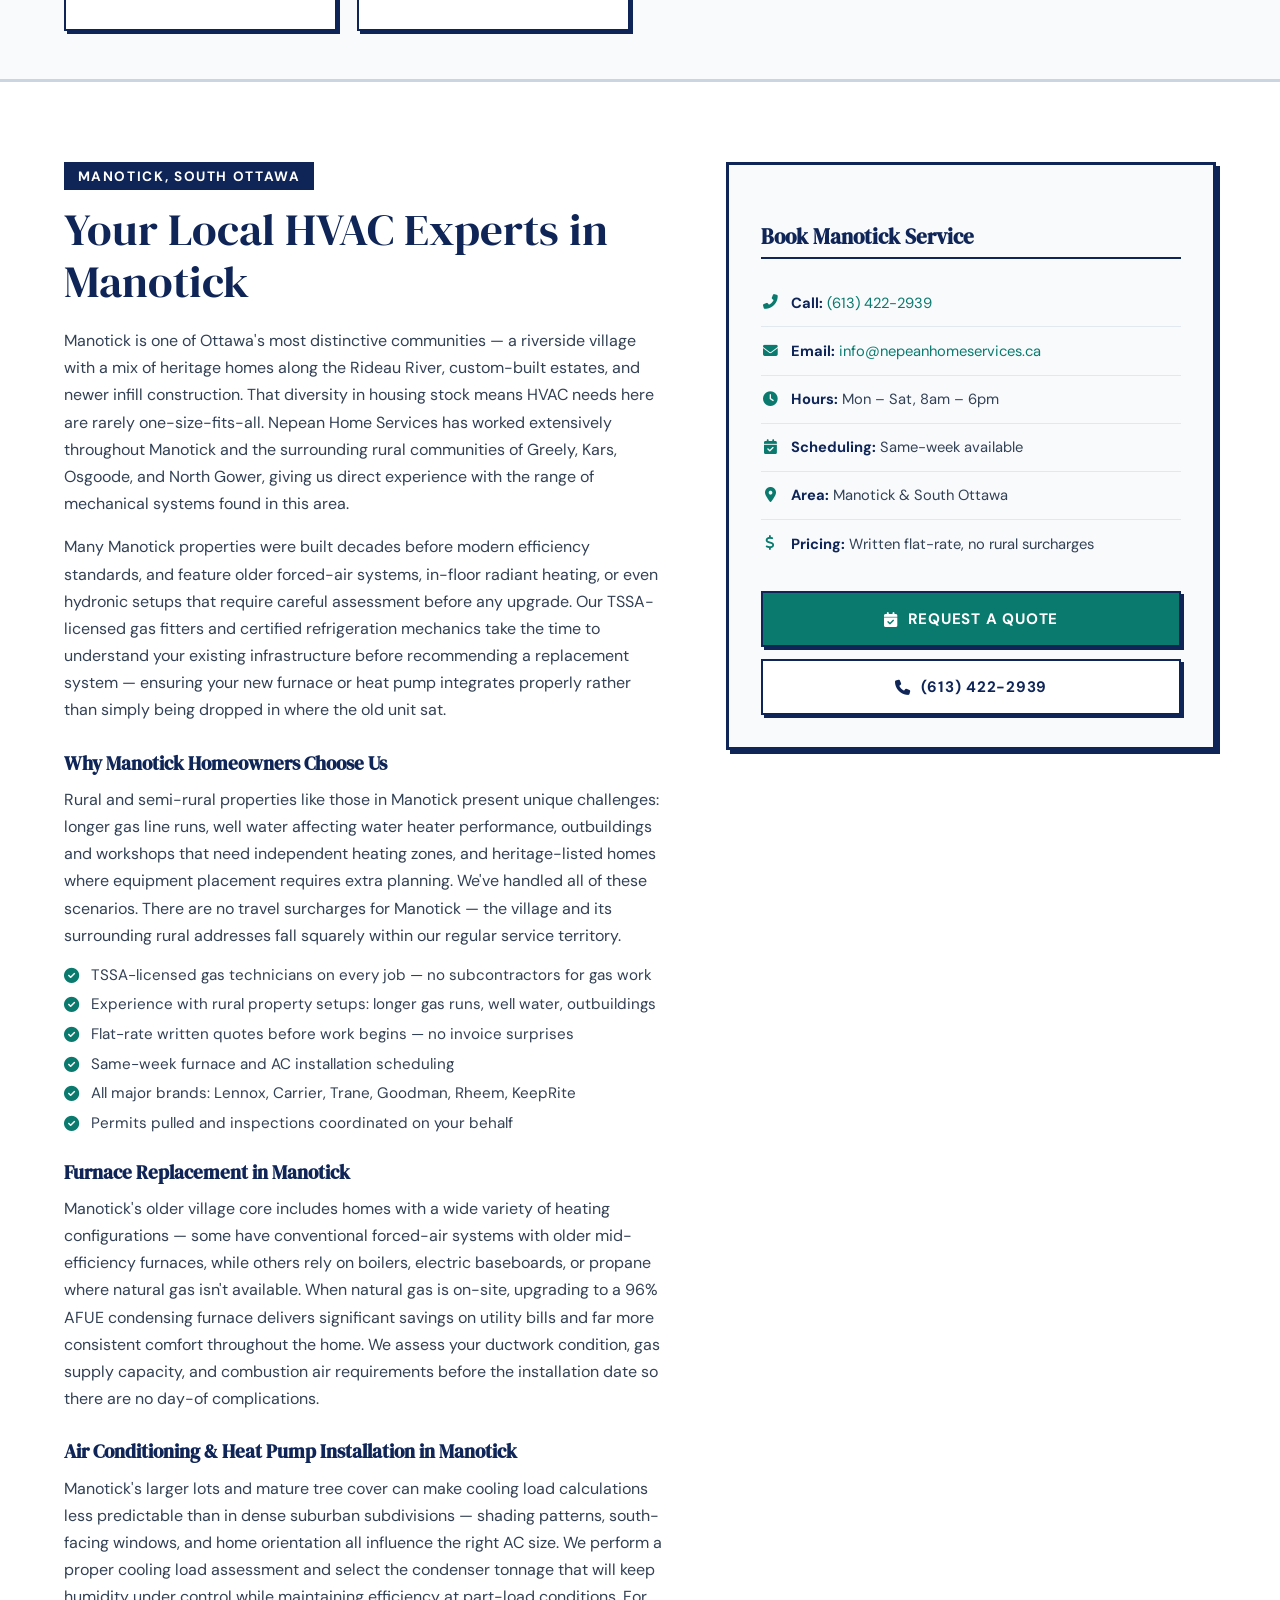
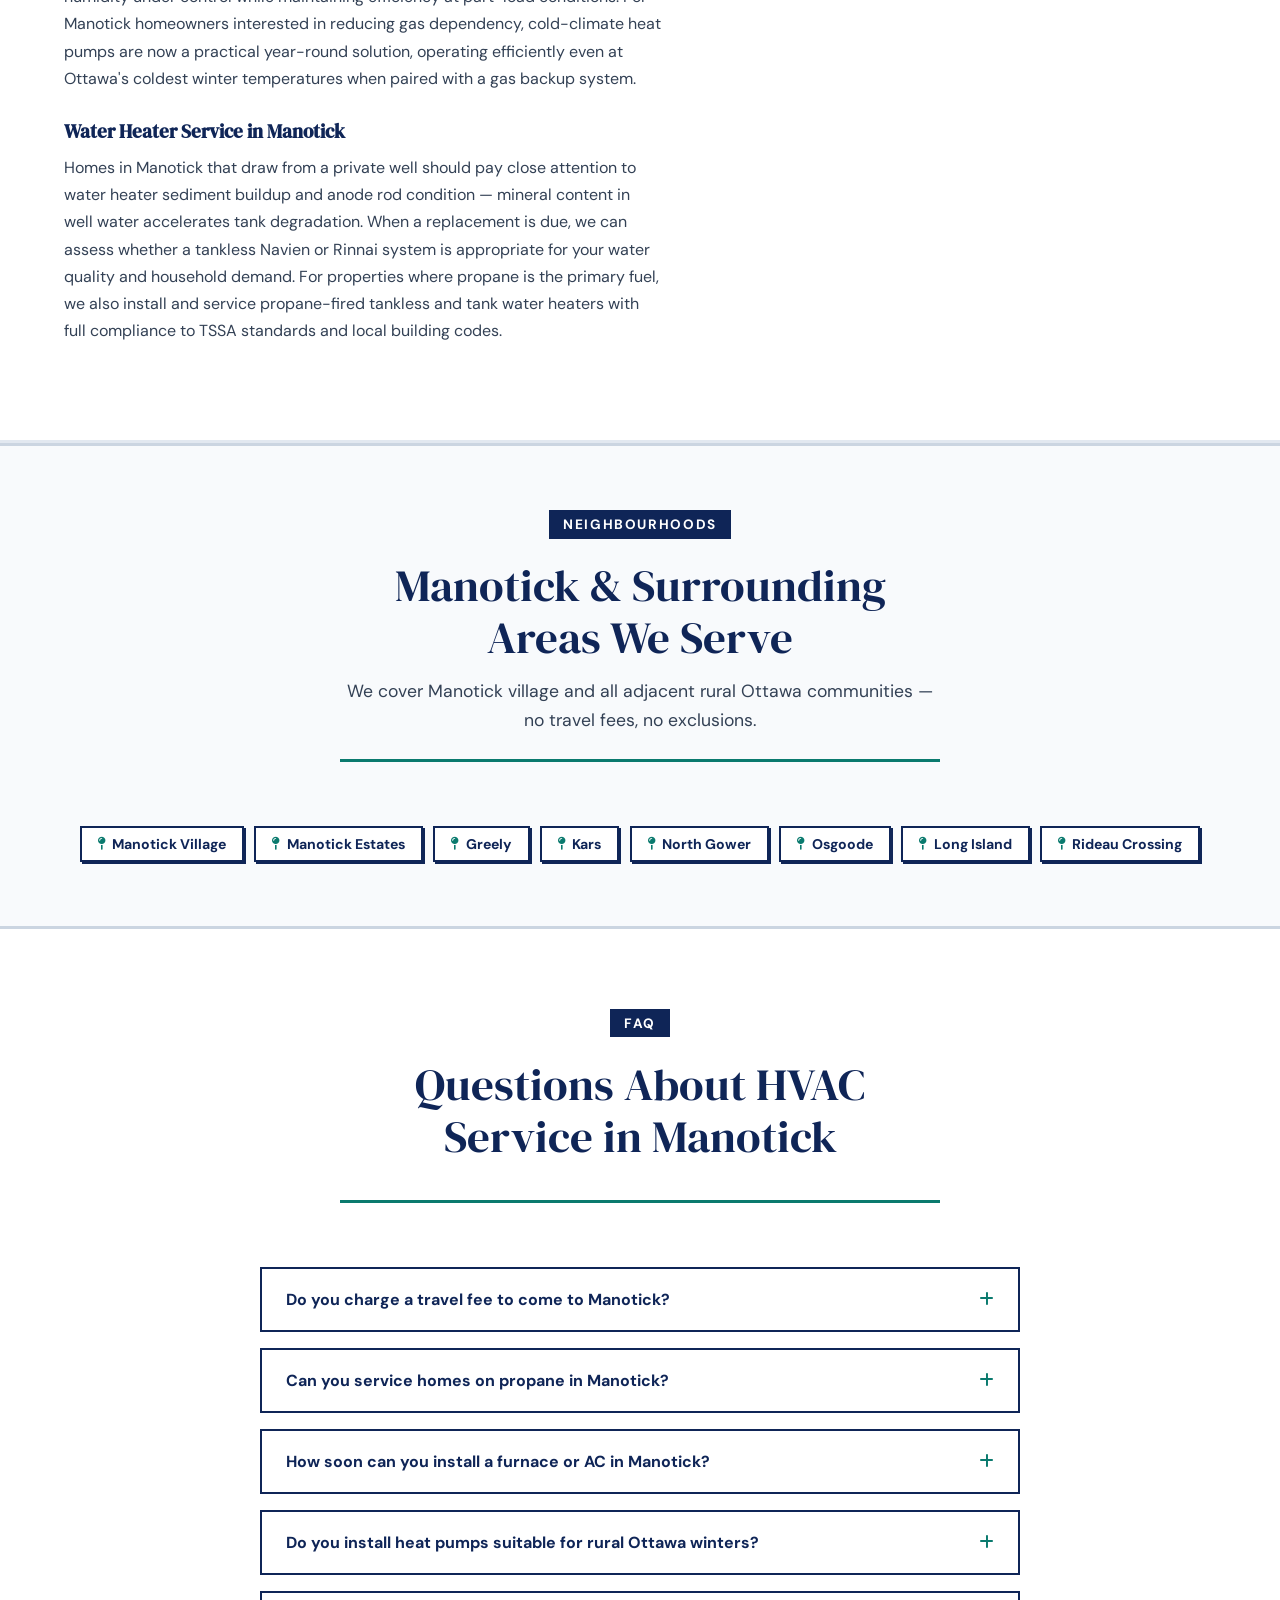
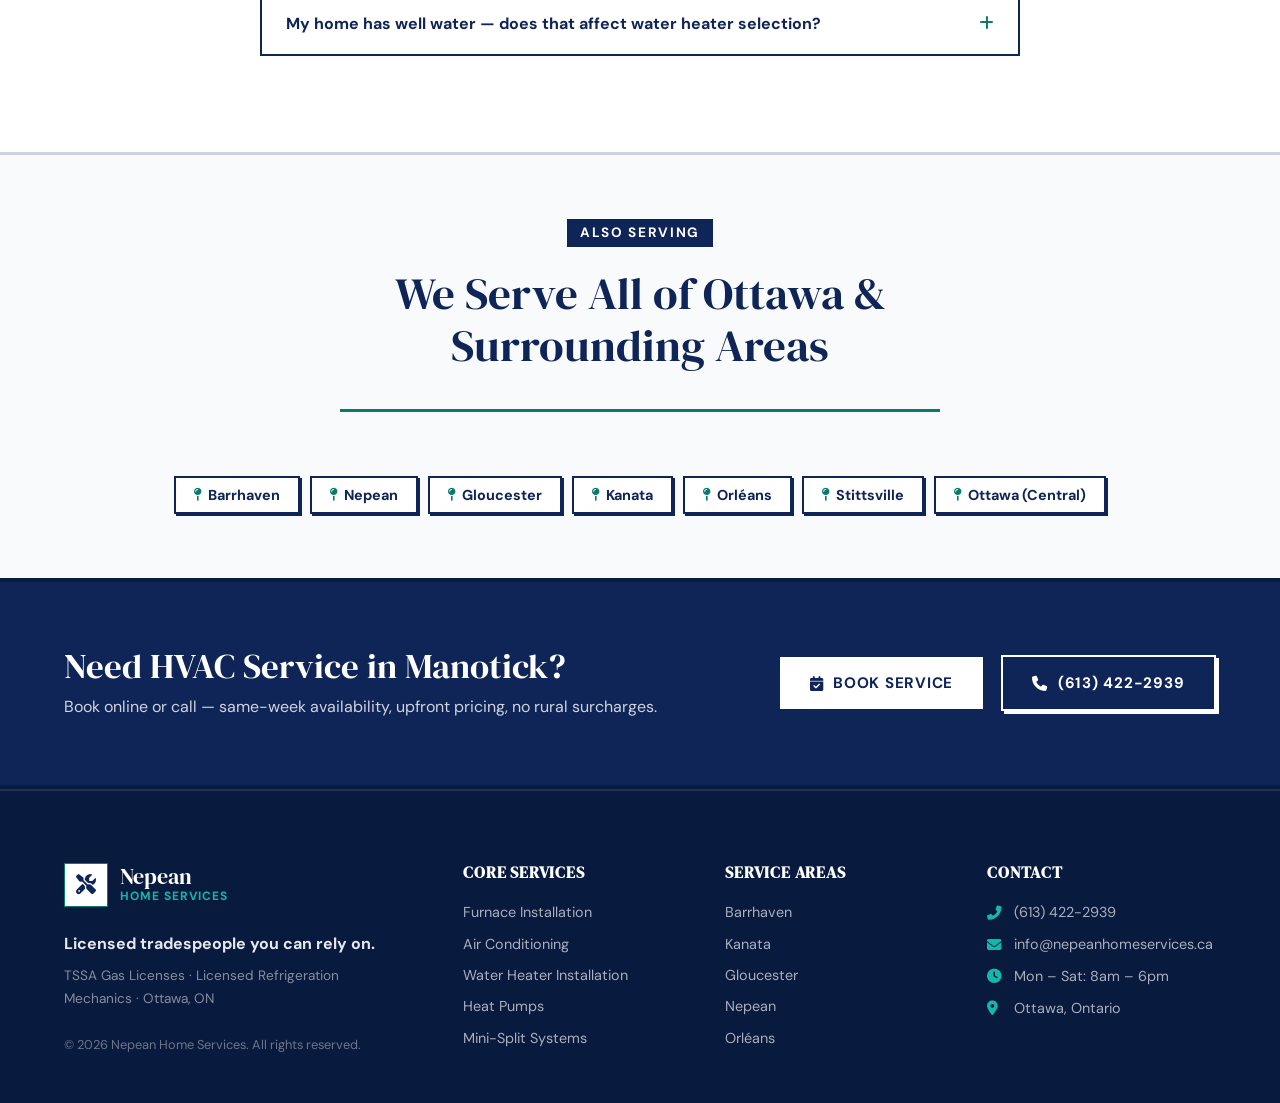
<file: locations/manotick.html>
<!DOCTYPE html>
<html lang="en">
<head>
  <meta charset="UTF-8">
  <meta name="viewport" content="width=device-width, initial-scale=1.0">
  <title>HVAC Service Manotick | Furnace, AC & Water Heater | Nepean Home Services (613) 422-2939</title>
  <meta name="description" content="Furnace installation, AC replacement, and water heater service in Manotick, Ottawa. Licensed TSSA technicians. Flat-rate pricing, same-week bookings. Call (613) 422-2939.">
  <meta name="keywords" content="HVAC Manotick, furnace installation Manotick, AC installation Manotick, water heater Manotick Ottawa, furnace replacement Manotick, air conditioner Manotick, HVAC service rural Ottawa, heating cooling Manotick, Manotick furnace repair, heat pump Manotick">
  <meta name="robots" content="index, follow">
  <meta name="author" content="Nepean Home Services">
  <meta name="geo.region" content="CA-ON">
  <meta name="geo.placename" content="Manotick, Ottawa">
  <meta property="og:title" content="HVAC Service Manotick | Nepean Home Services">
  <meta property="og:description" content="Furnace, AC & water heater installation in Manotick. Licensed TSSA technicians. Flat-rate pricing. Call (613) 422-2939.">
  <meta property="og:type" content="website">
  <meta property="og:locale" content="en_CA">
  <link rel="canonical" href="https://www.nepeanhomeservices.ca/locations/manotick">
  <link rel="preconnect" href="https://fonts.googleapis.com">
  <link rel="preconnect" href="https://fonts.gstatic.com" crossorigin>
  <link href="https://fonts.googleapis.com/css2?family=DM+Serif+Display:ital@0;1&family=DM+Sans:wght@400;500;700;900&display=swap" rel="stylesheet">
  <link rel="stylesheet" href="https://cdnjs.cloudflare.com/ajax/libs/font-awesome/6.4.0/css/all.min.css">
  <link rel="stylesheet" href="../assets/css/index-style.css">

  <script type="application/ld+json">
  {
    "@context": "https://schema.org",
    "@type": "HVACBusiness",
    "name": "Nepean Home Services",
    "@id": "https://www.nepeanhomeservices.ca/#organization",
    "url": "https://www.nepeanhomeservices.ca",
    "telephone": "+1-613-422-2939",
    "priceRange": "$$",
    "address": {
      "@type": "PostalAddress",
      "addressLocality": "Ottawa",
      "addressRegion": "ON",
      "addressCountry": "CA"
    },
    "geo": { "@type": "GeoCoordinates", "latitude": 45.2285, "longitude": -75.6839 },
    "openingHoursSpecification": {
      "@type": "OpeningHoursSpecification",
      "dayOfWeek": ["Monday","Tuesday","Wednesday","Thursday","Friday","Saturday"],
      "opens": "08:00", "closes": "18:00"
    },
    "areaServed": [
      { "@type": "AdministrativeArea", "name": "Manotick" },
      { "@type": "AdministrativeArea", "name": "Greely" },
      { "@type": "AdministrativeArea", "name": "Kars" },
      { "@type": "AdministrativeArea", "name": "Ottawa" }
    ],
    "serviceType": ["Furnace Installation", "AC Installation", "Water Heater Installation", "Heat Pump Installation"]
  }
  </script>

  <style>
    /* ── LOCATION PAGE SPECIFIC ── */
    .page-hero {
      background: var(--navy-dark);
      color: var(--white);
      padding: 5rem 0 4rem;
      border-bottom: 4px solid var(--navy);
    }
    .breadcrumb {
      display: flex;
      align-items: center;
      gap: .5rem;
      font-size: .85rem;
      color: rgba(255,255,255,.6);
      margin-bottom: 1.25rem;
    }
    .breadcrumb a { color: var(--teal-light); font-weight: 600; }
    .breadcrumb a:hover { text-decoration: underline; }
    .breadcrumb i { font-size: .7rem; }
    .page-hero h1 {
      font-size: clamp(2rem, 4.5vw, 3.4rem);
      color: var(--white);
      margin: .5rem 0 1rem;
      line-height: 1.1;
    }
    .page-hero p {
      font-size: 1.1rem;
      color: rgba(255,255,255,.85);
      max-width: 620px;
      margin-bottom: 2rem;
    }
    .page-hero-btns { display: flex; gap: 1rem; flex-wrap: wrap; }

    /* ── LOC SERVICE CARDS ── */
    .loc-services-grid {
      display: grid;
      grid-template-columns: repeat(auto-fill, minmax(260px, 1fr));
      gap: 1.25rem;
      margin-top: 2rem;
    }
    .loc-service-card {
      background: var(--white);
      border: 2px solid var(--navy);
      padding: 1.5rem;
      display: flex;
      align-items: flex-start;
      gap: 1rem;
      box-shadow: 3px 3px 0px var(--navy);
      text-decoration: none;
      color: inherit;
      transition: transform 0.15s, box-shadow 0.15s;
    }
    .loc-service-card:hover {
      transform: translate(-2px, -2px);
      box-shadow: 5px 5px 0px var(--navy);
    }
    .loc-service-icon {
      width: 44px; height: 44px;
      display: flex; align-items: center; justify-content: center;
      font-size: 1.2rem; color: var(--white); flex-shrink: 0;
      background: var(--navy);
    }
    .loc-service-card h3 { font-size: 1rem; font-weight: 700; margin: 0 0 .3rem; color: var(--navy); }
    .loc-service-card p  { font-size: .85rem; color: var(--gray-500); margin: 0; line-height: 1.5; }

    /* ── CONTENT BLOCK ── */
    .loc-content { padding: 5rem 0; background: var(--white); border-bottom: 3px solid var(--gray-100); }
    .loc-content-grid { display: grid; grid-template-columns: 1.1fr 0.9fr; gap: 4rem; align-items: start; }
    .loc-content h2 { color: var(--navy); margin-bottom: 1.25rem; }
    .loc-content p  { color: var(--gray-700); margin-bottom: 1rem; font-size: 1rem; line-height: 1.7; }
    .loc-content h3 { color: var(--navy); margin: 1.75rem 0 .75rem; font-size: 1.2rem; }
    .loc-checklist { list-style: none; display: flex; flex-direction: column; gap: .6rem; margin-bottom: 1.5rem; }
    .loc-checklist li { display: flex; align-items: flex-start; gap: .75rem; font-size: .95rem; color: var(--gray-700); }
    .loc-checklist li i { color: var(--teal); margin-top: 3px; flex-shrink: 0; }

    /* Sidebar card */
    .loc-sidebar-card {
      background: var(--off-white);
      border: 3px solid var(--navy);
      box-shadow: var(--block-shadow);
      padding: 2rem;
      position: sticky;
      top: 100px;
    }
    .loc-sidebar-card h3 { color: var(--navy); font-size: 1.3rem; margin-bottom: 1.25rem; border-bottom: 2px solid var(--navy); padding-bottom: .5rem; }
    .loc-sidebar-item { display: flex; align-items: center; gap: .75rem; padding: .85rem 0; border-bottom: 1px solid var(--gray-100); font-size: .92rem; color: var(--gray-700); }
    .loc-sidebar-item:last-of-type { border-bottom: none; }
    .loc-sidebar-item i { color: var(--teal); width: 18px; text-align: center; flex-shrink: 0; }
    .loc-sidebar-item strong { color: var(--navy); }

    /* ── NEIGHBOURHOODS ── */
    .hoods-section { padding: 4rem 0; background: var(--off-white); border-top: 3px solid var(--gray-200); border-bottom: 3px solid var(--gray-200); }
    .hoods-grid { display: flex; flex-wrap: wrap; gap: .65rem; margin-top: 1.5rem; }
    .hood-tag {
      display: inline-flex; align-items: center; gap: .4rem;
      background: var(--white); border: 2px solid var(--navy);
      color: var(--navy); padding: .45rem 1rem;
      font-size: .88rem; font-weight: 700;
      box-shadow: 2px 2px 0px var(--navy);
    }
    .hood-tag i { color: var(--teal); font-size: .8rem; }

    /* ── FAQ ── */
    .faq-section { padding: 5rem 0; background: var(--white); border-bottom: 3px solid var(--gray-200); }
    .faq-list { max-width: 760px; margin: 0 auto; }
    .faq-item { border: 2px solid var(--navy); margin-bottom: 1rem; }
    .faq-q {
      width: 100%; background: none; border: none; cursor: pointer;
      padding: 1.25rem 1.5rem; display: flex; justify-content: space-between; align-items: center;
      font-family: 'DM Sans', sans-serif; font-size: 1rem; font-weight: 700; color: var(--navy); text-align: left;
    }
    .faq-q:hover { background: var(--off-white); }
    .faq-q i { transition: transform 0.2s; flex-shrink: 0; color: var(--teal); }
    .faq-item.open .faq-q i { transform: rotate(45deg); }
    .faq-a { display: none; padding: 0 1.5rem 1.25rem; font-size: .95rem; color: var(--gray-700); line-height: 1.7; border-top: 1px solid var(--gray-100); }
    .faq-item.open .faq-a { display: block; }

    /* ── OTHER LOCATIONS ── */
    .other-locs { padding: 4rem 0; background: var(--off-white); }
    .other-locs-list { display: flex; flex-wrap: wrap; gap: .65rem; margin-top: 1.5rem; justify-content: center; }
    .other-locs-list a {
      display: inline-flex; align-items: center; gap: .4rem;
      background: var(--white); border: 2px solid var(--navy);
      color: var(--navy); padding: .5rem 1.1rem;
      font-size: .9rem; font-weight: 700;
      box-shadow: 2px 2px 0px var(--navy);
    }
    .other-locs-list a:hover { background: var(--navy); color: var(--white); }
    .other-locs-list a i { color: var(--teal); font-size: .8rem; }
    .other-locs-list a:hover i { color: var(--teal-light); }

    /* ── CTA BAND ── */
    .cta-band { background: var(--navy); padding: 4rem 0; border-top: 4px solid var(--navy-dark); border-bottom: 4px solid var(--navy-dark); }
    .cta-band-inner { display: flex; align-items: center; justify-content: space-between; gap: 2rem; flex-wrap: wrap; }
    .ctab-text h2 { color: var(--white); margin-bottom: .5rem; font-size: clamp(1.5rem, 3vw, 2.2rem); }
    .ctab-text p  { color: rgba(255,255,255,.8); font-size: 1rem; }
    .ctab-btns    { display: flex; gap: 1rem; flex-wrap: wrap; }

    @media (max-width: 768px) {
      .loc-content-grid { grid-template-columns: 1fr; }
      .cta-band-inner { flex-direction: column; text-align: center; }
      .ctab-btns { justify-content: center; }
      .loc-sidebar-card { position: static; }
    }
  </style>
</head>
<body>

  <!-- TOP BAR -->
  <div class="topbar">
    <div class="container">
      <div class="topbar-info-group">
        <span><i class="fas fa-shield-alt"></i> Licensed & Insured Technicians</span>
        <span>·</span>
        <span>All Makes & Models Serviced</span>
      </div>
      <a href="tel:6134222939" class="topbar-phone"><i class="fas fa-phone"></i> (613) 422-2939</a>
    </div>
  </div>

  <!-- HEADER -->
  <header id="header">
    <div class="container header-inner">
      <a href="../index.html" class="logo">
        <div class="logo-mark"><i class="fas fa-tools"></i></div>
        <div class="logo-text">
          <span class="logo-name">Nepean</span>
          <span class="logo-sub">Home Services</span>
        </div>
      </a>
      <nav id="nav">
        <ul class="nav-links">
          <li><a href="../index.html">Home</a></li>
          <li><a href="../index.html#services">Services</a></li>
          <li><a href="../index.html#why-us">About Us</a></li>
          <li><a href="../index.html#areas">Service Areas</a></li>
          <li><a href="../index.html#reviews">Reviews</a></li>
          <li><a href="../index.html#contact" class="nav-cta"><i class="fas fa-calendar-check"></i> Book Now</a></li>
        </ul>
      </nav>
      <button class="hamburger" id="hamburger" aria-label="Toggle menu">
        <span></span><span style="margin:4px 0;"></span><span></span>
      </button>
    </div>
  </header>

  <!-- MOBILE DRAWER -->
  <div class="mobile-drawer" id="mobileDrawer">
    <ul>
      <li><a href="../index.html" class="drawer-link">Home</a></li>
      <li><a href="../index.html#services" class="drawer-link">Services</a></li>
      <li><a href="../index.html#why-us" class="drawer-link">About Us</a></li>
      <li><a href="../index.html#areas" class="drawer-link">Service Areas</a></li>
      <li><a href="../index.html#reviews" class="drawer-link">Reviews</a></li>
      <li><a href="../index.html#contact" class="drawer-link drawer-cta">Book Service</a></li>
      <li><a href="tel:6134222939" class="drawer-link drawer-phone"><i class="fas fa-phone"></i> (613) 422-2939</a></li>
    </ul>
  </div>
  <div class="drawer-overlay" id="drawerOverlay"></div>

  <!-- PAGE HERO -->
  <section class="page-hero">
    <div class="container">
      <div class="breadcrumb">
        <a href="../index.html">Home</a>
        <i class="fas fa-chevron-right"></i>
        <a href="../index.html#areas">Service Areas</a>
        <i class="fas fa-chevron-right"></i>
        <span>Manotick</span>
      </div>
      <span class="section-label">HVAC Service in Manotick</span>
      <h1>Heating, Cooling & Water Heater Services in Manotick</h1>
      <p>Nepean Home Services brings licensed furnace installation, AC replacement, and water heater service directly to Manotick and surrounding rural Ottawa communities. Same-week scheduling, flat-rate pricing, no rural surcharges.</p>
      <div class="page-hero-btns">
        <a href="../index.html#contact" class="btn btn-primary"><i class="fas fa-calendar-check"></i> Book Service in Manotick</a>
        <a href="tel:6134222939" class="btn btn-outline"><i class="fas fa-phone"></i> (613) 422-2939</a>
      </div>
    </div>
  </section>

  <!-- STATS STRIP -->
  <div class="stats-strip">
    <div class="container">
      <div class="stats-row">
        <div class="stat-item">
          <div class="stat-big">15<span>+</span></div>
          <div class="stat-label">Years Serving Ottawa</div>
        </div>
        <div class="stat-item">
          <div class="stat-big">500<span>+</span></div>
          <div class="stat-label">Completed Installs</div>
        </div>
        <div class="stat-item">
          <div class="stat-big">5.0<span>★</span></div>
          <div class="stat-label">Google Rating</div>
        </div>
        <div class="stat-item">
          <div class="stat-big">24<span>h</span></div>
          <div class="stat-label">Emergency Response</div>
        </div>
      </div>
    </div>
  </div>

  <!-- SERVICES GRID -->
  <section style="padding: 4rem 0 3rem; background: var(--off-white); border-bottom: 3px solid var(--gray-200);">
    <div class="container">
      <div class="section-header center">
        <span class="section-label">What We Do in Manotick</span>
        <h2>All HVAC & Gas Services Available</h2>
        <p>Every service we offer — available to every Manotick address, no rural travel fees.</p>
      </div>
      <div class="loc-services-grid">
        <a href="../index.html#contact" class="loc-service-card">
          <div class="loc-service-icon" style="background: var(--navy);"><i class="fas fa-fire"></i></div>
          <div>
            <h3>Furnace Installation & Replacement</h3>
            <p>High-efficiency gas furnace installs matched to Manotick's older and custom-built homes.</p>
          </div>
        </a>
        <a href="../index.html#contact" class="loc-service-card">
          <div class="loc-service-icon" style="background: var(--teal);"><i class="fas fa-snowflake"></i></div>
          <div>
            <h3>Central Air Conditioning</h3>
            <p>AC installation and replacement sized correctly for Manotick's larger lot homes.</p>
          </div>
        </a>
        <a href="../index.html#contact" class="loc-service-card">
          <div class="loc-service-icon" style="background: var(--navy-mid);"><i class="fas fa-wind"></i></div>
          <div>
            <h3>Ductless Mini-Split Systems</h3>
            <p>Ideal for workshops, additions, and heritage properties without existing ductwork.</p>
          </div>
        </a>
        <a href="../index.html#contact" class="loc-service-card">
          <div class="loc-service-icon" style="background: var(--teal-dark);"><i class="fas fa-tint"></i></div>
          <div>
            <h3>Tankless Water Heaters</h3>
            <p>Navien and Rinnai tankless conversions — ideal for households with higher hot water demand.</p>
          </div>
        </a>
        <a href="../index.html#contact" class="loc-service-card">
          <div class="loc-service-icon" style="background: var(--navy);"><i class="fas fa-bolt"></i></div>
          <div>
            <h3>Tank Water Heater Replacement</h3>
            <p>Gas and electric tank replacements with same and next-day availability.</p>
          </div>
        </a>
        <a href="../index.html#contact" class="loc-service-card">
          <div class="loc-service-icon" style="background: var(--teal);"><i class="fas fa-leaf"></i></div>
          <div>
            <h3>Heat Pumps</h3>
            <p>Cold-climate heat pump installs for year-round efficiency in rural Ottawa conditions.</p>
          </div>
        </a>
      </div>
    </div>
  </section>

  <!-- MAIN CONTENT + SIDEBAR -->
  <section class="loc-content">
    <div class="container loc-content-grid">

      <!-- Left: Long-form SEO content -->
      <div>
        <span class="section-label">Manotick, South Ottawa</span>
        <h2>Your Local HVAC Experts in Manotick</h2>

        <p>Manotick is one of Ottawa's most distinctive communities — a riverside village with a mix of heritage homes along the Rideau River, custom-built estates, and newer infill construction. That diversity in housing stock means HVAC needs here are rarely one-size-fits-all. Nepean Home Services has worked extensively throughout Manotick and the surrounding rural communities of Greely, Kars, Osgoode, and North Gower, giving us direct experience with the range of mechanical systems found in this area.</p>

        <p>Many Manotick properties were built decades before modern efficiency standards, and feature older forced-air systems, in-floor radiant heating, or even hydronic setups that require careful assessment before any upgrade. Our TSSA-licensed gas fitters and certified refrigeration mechanics take the time to understand your existing infrastructure before recommending a replacement system — ensuring your new furnace or heat pump integrates properly rather than simply being dropped in where the old unit sat.</p>

        <h3>Why Manotick Homeowners Choose Us</h3>
        <p>Rural and semi-rural properties like those in Manotick present unique challenges: longer gas line runs, well water affecting water heater performance, outbuildings and workshops that need independent heating zones, and heritage-listed homes where equipment placement requires extra planning. We've handled all of these scenarios. There are no travel surcharges for Manotick — the village and its surrounding rural addresses fall squarely within our regular service territory.</p>

        <ul class="loc-checklist">
          <li><i class="fas fa-check-circle"></i> TSSA-licensed gas technicians on every job — no subcontractors for gas work</li>
          <li><i class="fas fa-check-circle"></i> Experience with rural property setups: longer gas runs, well water, outbuildings</li>
          <li><i class="fas fa-check-circle"></i> Flat-rate written quotes before work begins — no invoice surprises</li>
          <li><i class="fas fa-check-circle"></i> Same-week furnace and AC installation scheduling</li>
          <li><i class="fas fa-check-circle"></i> All major brands: Lennox, Carrier, Trane, Goodman, Rheem, KeepRite</li>
          <li><i class="fas fa-check-circle"></i> Permits pulled and inspections coordinated on your behalf</li>
        </ul>

        <h3>Furnace Replacement in Manotick</h3>
        <p>Manotick's older village core includes homes with a wide variety of heating configurations — some have conventional forced-air systems with older mid-efficiency furnaces, while others rely on boilers, electric baseboards, or propane where natural gas isn't available. When natural gas is on-site, upgrading to a 96% AFUE condensing furnace delivers significant savings on utility bills and far more consistent comfort throughout the home. We assess your ductwork condition, gas supply capacity, and combustion air requirements before the installation date so there are no day-of complications.</p>

        <h3>Air Conditioning & Heat Pump Installation in Manotick</h3>
        <p>Manotick's larger lots and mature tree cover can make cooling load calculations less predictable than in dense suburban subdivisions — shading patterns, south-facing windows, and home orientation all influence the right AC size. We perform a proper cooling load assessment and select the condenser tonnage that will keep humidity under control while maintaining efficiency at part-load conditions. For Manotick homeowners interested in reducing gas dependency, cold-climate heat pumps are now a practical year-round solution, operating efficiently even at Ottawa's coldest winter temperatures when paired with a gas backup system.</p>

        <h3>Water Heater Service in Manotick</h3>
        <p>Homes in Manotick that draw from a private well should pay close attention to water heater sediment buildup and anode rod condition — mineral content in well water accelerates tank degradation. When a replacement is due, we can assess whether a tankless Navien or Rinnai system is appropriate for your water quality and household demand. For properties where propane is the primary fuel, we also install and service propane-fired tankless and tank water heaters with full compliance to TSSA standards and local building codes.</p>
      </div>

      <!-- Right: Sidebar -->
      <div>
        <div class="loc-sidebar-card">
          <h3>Book Manotick Service</h3>
          <div class="loc-sidebar-item"><i class="fas fa-phone-alt"></i> <span><strong>Call:</strong> <a href="tel:6134222939" style="color:var(--teal);">(613) 422-2939</a></span></div>
          <div class="loc-sidebar-item"><i class="fas fa-envelope"></i> <span><strong>Email:</strong> <a href="mailto:info@nepeanhomeservices.ca" style="color:var(--teal);">info@nepeanhomeservices.ca</a></span></div>
          <div class="loc-sidebar-item"><i class="fas fa-clock"></i> <span><strong>Hours:</strong> Mon – Sat, 8am – 6pm</span></div>
          <div class="loc-sidebar-item"><i class="fas fa-calendar-check"></i> <span><strong>Scheduling:</strong> Same-week available</span></div>
          <div class="loc-sidebar-item"><i class="fas fa-map-marker-alt"></i> <span><strong>Area:</strong> Manotick & South Ottawa</span></div>
          <div class="loc-sidebar-item"><i class="fas fa-dollar-sign"></i> <span><strong>Pricing:</strong> Written flat-rate, no rural surcharges</span></div>
          <a href="../index.html#contact" class="btn btn-primary btn-full" style="margin-top:1.5rem;"><i class="fas fa-calendar-check"></i> Request a Quote</a>
          <a href="tel:6134222939" class="btn btn-white btn-full" style="margin-top:.75rem;"><i class="fas fa-phone"></i> (613) 422-2939</a>
        </div>
      </div>

    </div>
  </section>

  <!-- NEIGHBOURHOODS -->
  <section class="hoods-section">
    <div class="container">
      <div class="section-header center">
        <span class="section-label">Neighbourhoods</span>
        <h2>Manotick & Surrounding Areas We Serve</h2>
        <p>We cover Manotick village and all adjacent rural Ottawa communities — no travel fees, no exclusions.</p>
      </div>
      <div class="hoods-grid" style="justify-content:center;">
        <span class="hood-tag"><i class="fas fa-map-pin"></i> Manotick Village</span>
        <span class="hood-tag"><i class="fas fa-map-pin"></i> Manotick Estates</span>
        <span class="hood-tag"><i class="fas fa-map-pin"></i> Greely</span>
        <span class="hood-tag"><i class="fas fa-map-pin"></i> Kars</span>
        <span class="hood-tag"><i class="fas fa-map-pin"></i> North Gower</span>
        <span class="hood-tag"><i class="fas fa-map-pin"></i> Osgoode</span>
        <span class="hood-tag"><i class="fas fa-map-pin"></i> Long Island</span>
        <span class="hood-tag"><i class="fas fa-map-pin"></i> Rideau Crossing</span>
      </div>
    </div>
  </section>

  <!-- FAQ -->
  <section class="faq-section">
    <div class="container">
      <div class="section-header center">
        <span class="section-label">FAQ</span>
        <h2>Questions About HVAC Service in Manotick</h2>
      </div>
      <div class="faq-list">
        <div class="faq-item">
          <button class="faq-q">Do you charge a travel fee to come to Manotick? <i class="fas fa-plus"></i></button>
          <div class="faq-a">No. Manotick and the surrounding rural communities — including Greely, Kars, and North Gower — are part of our standard service area. You receive the same flat-rate pricing as any Ottawa customer, with no rural surcharges applied.</div>
        </div>
        <div class="faq-item">
          <button class="faq-q">Can you service homes on propane in Manotick? <i class="fas fa-plus"></i></button>
          <div class="faq-a">Yes. Our TSSA-licensed technicians are qualified to install and service propane-fired furnaces, boilers, and water heaters. We handle all propane connections to TSSA standards and coordinate required inspections on your behalf.</div>
        </div>
        <div class="faq-item">
          <button class="faq-q">How soon can you install a furnace or AC in Manotick? <i class="fas fa-plus"></i></button>
          <div class="faq-a">We typically offer same-week installation slots. For urgent no-heat situations, call us directly at (613) 422-2939 and we will make every effort to prioritize your booking, including next-day scheduling when slots are available.</div>
        </div>
        <div class="faq-item">
          <button class="faq-q">Do you install heat pumps suitable for rural Ottawa winters? <i class="fas fa-plus"></i></button>
          <div class="faq-a">Yes. We install cold-climate heat pumps rated for operation at -25°C and below, paired with a gas or propane backup for the coldest nights. These systems are well-suited to Manotick's climate and can substantially reduce annual heating costs.</div>
        </div>
        <div class="faq-item">
          <button class="faq-q">My home has well water — does that affect water heater selection? <i class="fas fa-plus"></i></button>
          <div class="faq-a">It can. Well water with high mineral content accelerates sediment buildup in conventional tanks. We assess your water quality and recommend systems appropriate for the conditions — including tankless options and models with corrosion-resistant heat exchangers where applicable.</div>
        </div>
      </div>
    </div>
  </section>

  <!-- OTHER LOCATIONS -->
  <section class="other-locs">
    <div class="container">
      <div class="section-header center">
        <span class="section-label">Also Serving</span>
        <h2>We Serve All of Ottawa & Surrounding Areas</h2>
      </div>
      <ul class="other-locs-list">
        <li><a href="barrhaven.html"><i class="fas fa-map-pin"></i> Barrhaven</a></li>
        <li><a href="nepean.html"><i class="fas fa-map-pin"></i> Nepean</a></li>
        <li><a href="gloucester.html"><i class="fas fa-map-pin"></i> Gloucester</a></li>
        <li><a href="kanata.html"><i class="fas fa-map-pin"></i> Kanata</a></li>
        <li><a href="orleans.html"><i class="fas fa-map-pin"></i> Orléans</a></li>
        <li><a href="stittsville.html"><i class="fas fa-map-pin"></i> Stittsville</a></li>
        <li><a href="ottawa.html"><i class="fas fa-map-pin"></i> Ottawa (Central)</a></li>
      </ul>
    </div>
  </section>

  <!-- CTA BAND -->
  <div class="cta-band">
    <div class="container cta-band-inner">
      <div class="ctab-text">
        <h2>Need HVAC Service in Manotick?</h2>
        <p>Book online or call — same-week availability, upfront pricing, no rural surcharges.</p>
      </div>
      <div class="ctab-btns">
        <a href="../index.html#contact" class="btn btn-white"><i class="fas fa-calendar-check"></i> Book Service</a>
        <a href="tel:6134222939" class="btn btn-outline-white"><i class="fas fa-phone"></i> (613) 422-2939</a>
      </div>
    </div>
  </div>

  <!-- FOOTER -->
  <footer>
    <div class="container footer-inner">
      <div class="footer-brand">
        <div class="footer-logo">
          <div class="logo-mark"><i class="fas fa-tools"></i></div>
          <div class="logo-text">
            <span class="logo-name">Nepean</span>
            <span class="logo-sub">Home Services</span>
          </div>
        </div>
        <p class="footer-tagline">Licensed tradespeople you can rely on.</p>
        <p class="footer-cert">TSSA Gas Licenses · Licensed Refrigeration Mechanics · Ottawa, ON</p>
        <p class="footer-copy">&copy; 2026 Nepean Home Services. All rights reserved.</p>
      </div>
      <div class="footer-col">
        <h4>Core Services</h4>
        <ul>
          <li><a href="../index.html#services">Furnace Installation</a></li>
          <li><a href="../index.html#services">Air Conditioning</a></li>
          <li><a href="../index.html#services">Water Heater Installation</a></li>
          <li><a href="../index.html#services">Heat Pumps</a></li>
          <li><a href="../index.html#services">Mini-Split Systems</a></li>
        </ul>
      </div>
      <div class="footer-col">
        <h4>Service Areas</h4>
        <ul>
          <li><a href="barrhaven.html">Barrhaven</a></li>
          <li><a href="kanata.html">Kanata</a></li>
          <li><a href="gloucester.html">Gloucester</a></li>
          <li><a href="nepean.html">Nepean</a></li>
          <li><a href="orleans.html">Orléans</a></li>
        </ul>
      </div>
      <div class="footer-col">
        <h4>Contact</h4>
        <address>
          <p><i class="fas fa-phone-alt"></i> <a href="tel:6134222939">(613) 422-2939</a></p>
          <p><i class="fas fa-envelope"></i> <a href="mailto:info@nepeanhomeservices.ca">info@nepeanhomeservices.ca</a></p>
          <p><i class="fas fa-clock"></i> Mon – Sat: 8am – 6pm</p>
          <p><i class="fas fa-map-marker-alt"></i> Ottawa, Ontario</p>
        </address>
      </div>
    </div>
  </footer>

  <a href="tel:6134222939" class="sticky-call" id="stickyCall">
    <i class="fas fa-phone"></i>
    <span>(613) 422-2939</span>
  </a>

  <script>
    document.addEventListener('DOMContentLoaded', () => {
      const hamburger = document.getElementById('hamburger');
      const mobileDrawer = document.getElementById('mobileDrawer');
      const drawerOverlay = document.getElementById('drawerOverlay');
      function openDrawer() { mobileDrawer.classList.add('open'); drawerOverlay.classList.add('open'); document.body.style.overflow = 'hidden'; }
      function closeDrawer() { mobileDrawer.classList.remove('open'); drawerOverlay.classList.remove('open'); document.body.style.overflow = ''; }
      hamburger.addEventListener('click', () => mobileDrawer.classList.contains('open') ? closeDrawer() : openDrawer());
      drawerOverlay.addEventListener('click', closeDrawer);
      document.querySelectorAll('.drawer-link').forEach(l => l.addEventListener('click', closeDrawer));

      // FAQ accordion
      document.querySelectorAll('.faq-item').forEach(item => {
        item.querySelector('.faq-q').addEventListener('click', () => {
          const isOpen = item.classList.contains('open');
          document.querySelectorAll('.faq-item').forEach(i => i.classList.remove('open'));
          if (!isOpen) item.classList.add('open');
        });
      });

      // Sticky call button
      const stickyCall = document.getElementById('stickyCall');
      if (stickyCall) {
        window.addEventListener('scroll', () => {
          stickyCall.style.display = window.scrollY > 450 ? 'flex' : 'none';
        }, { passive: true });
      }
    });
  </script>
</body>
</html>
</file>
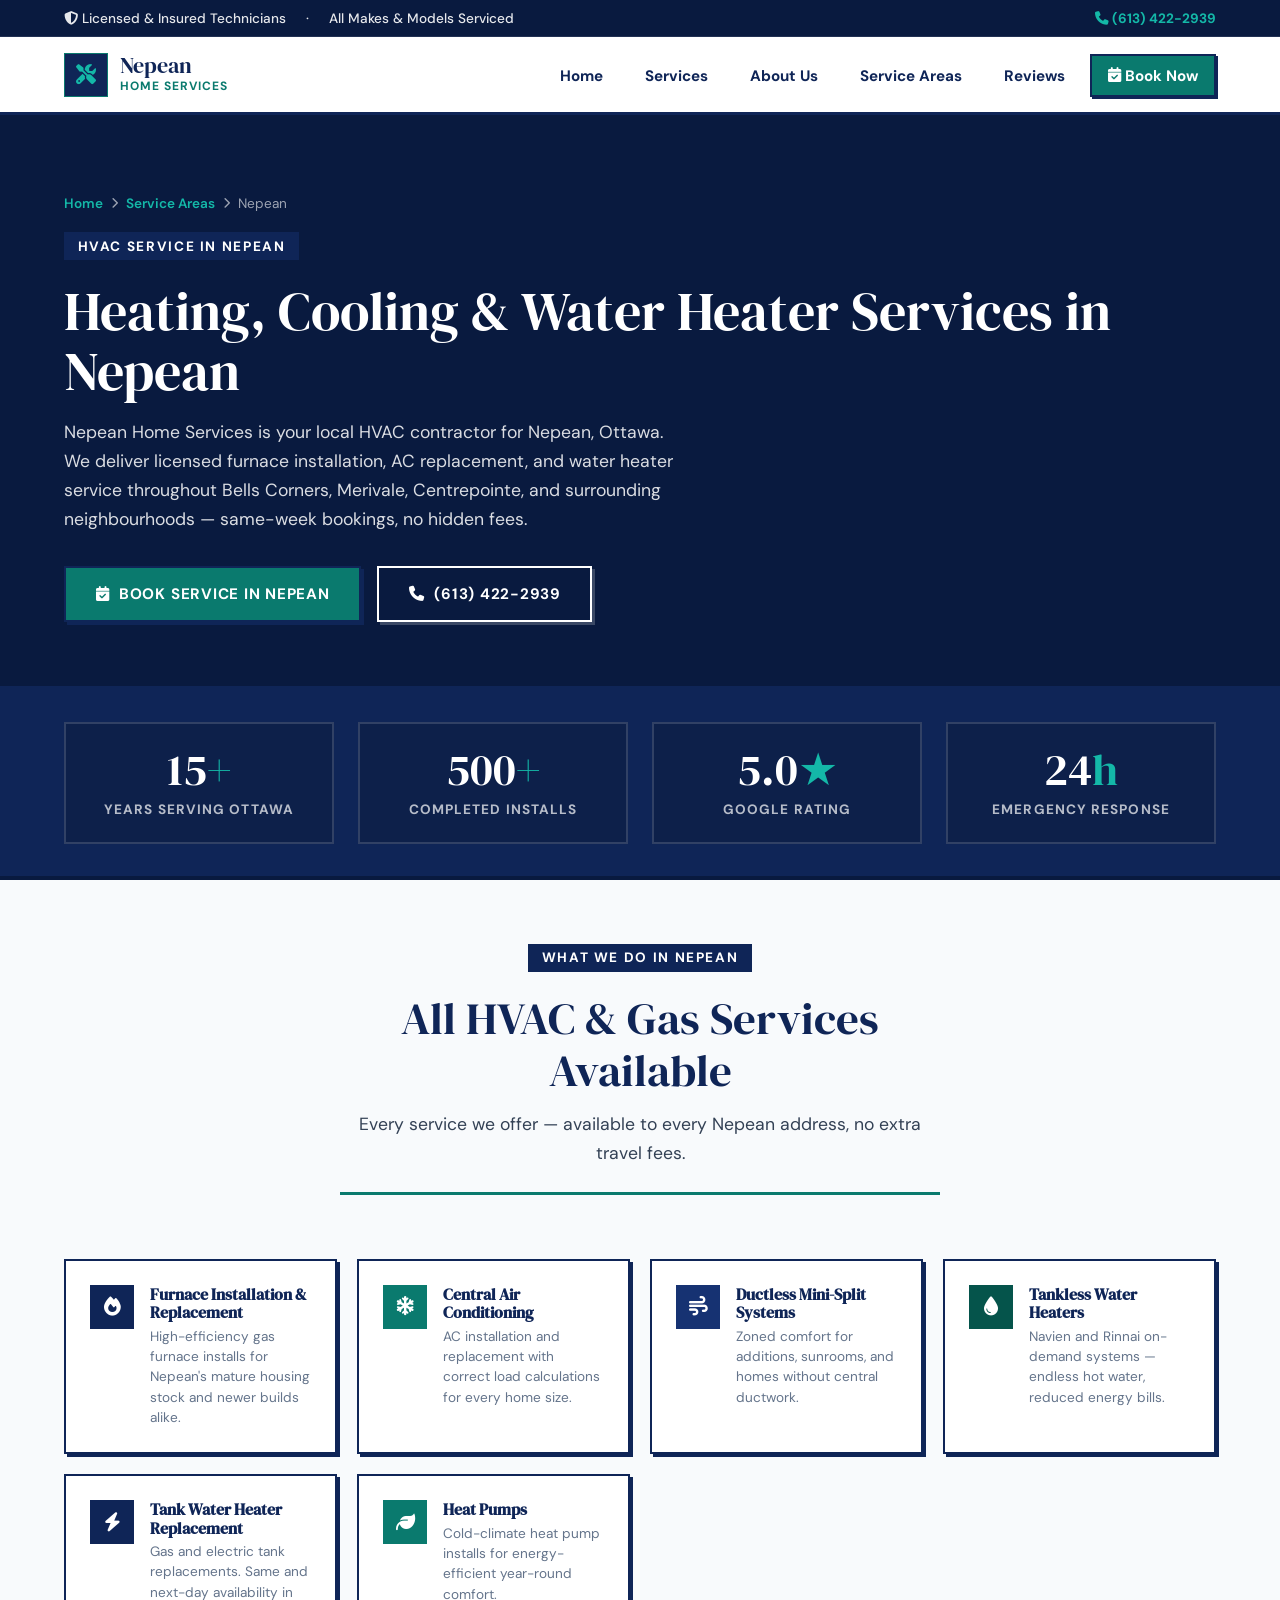
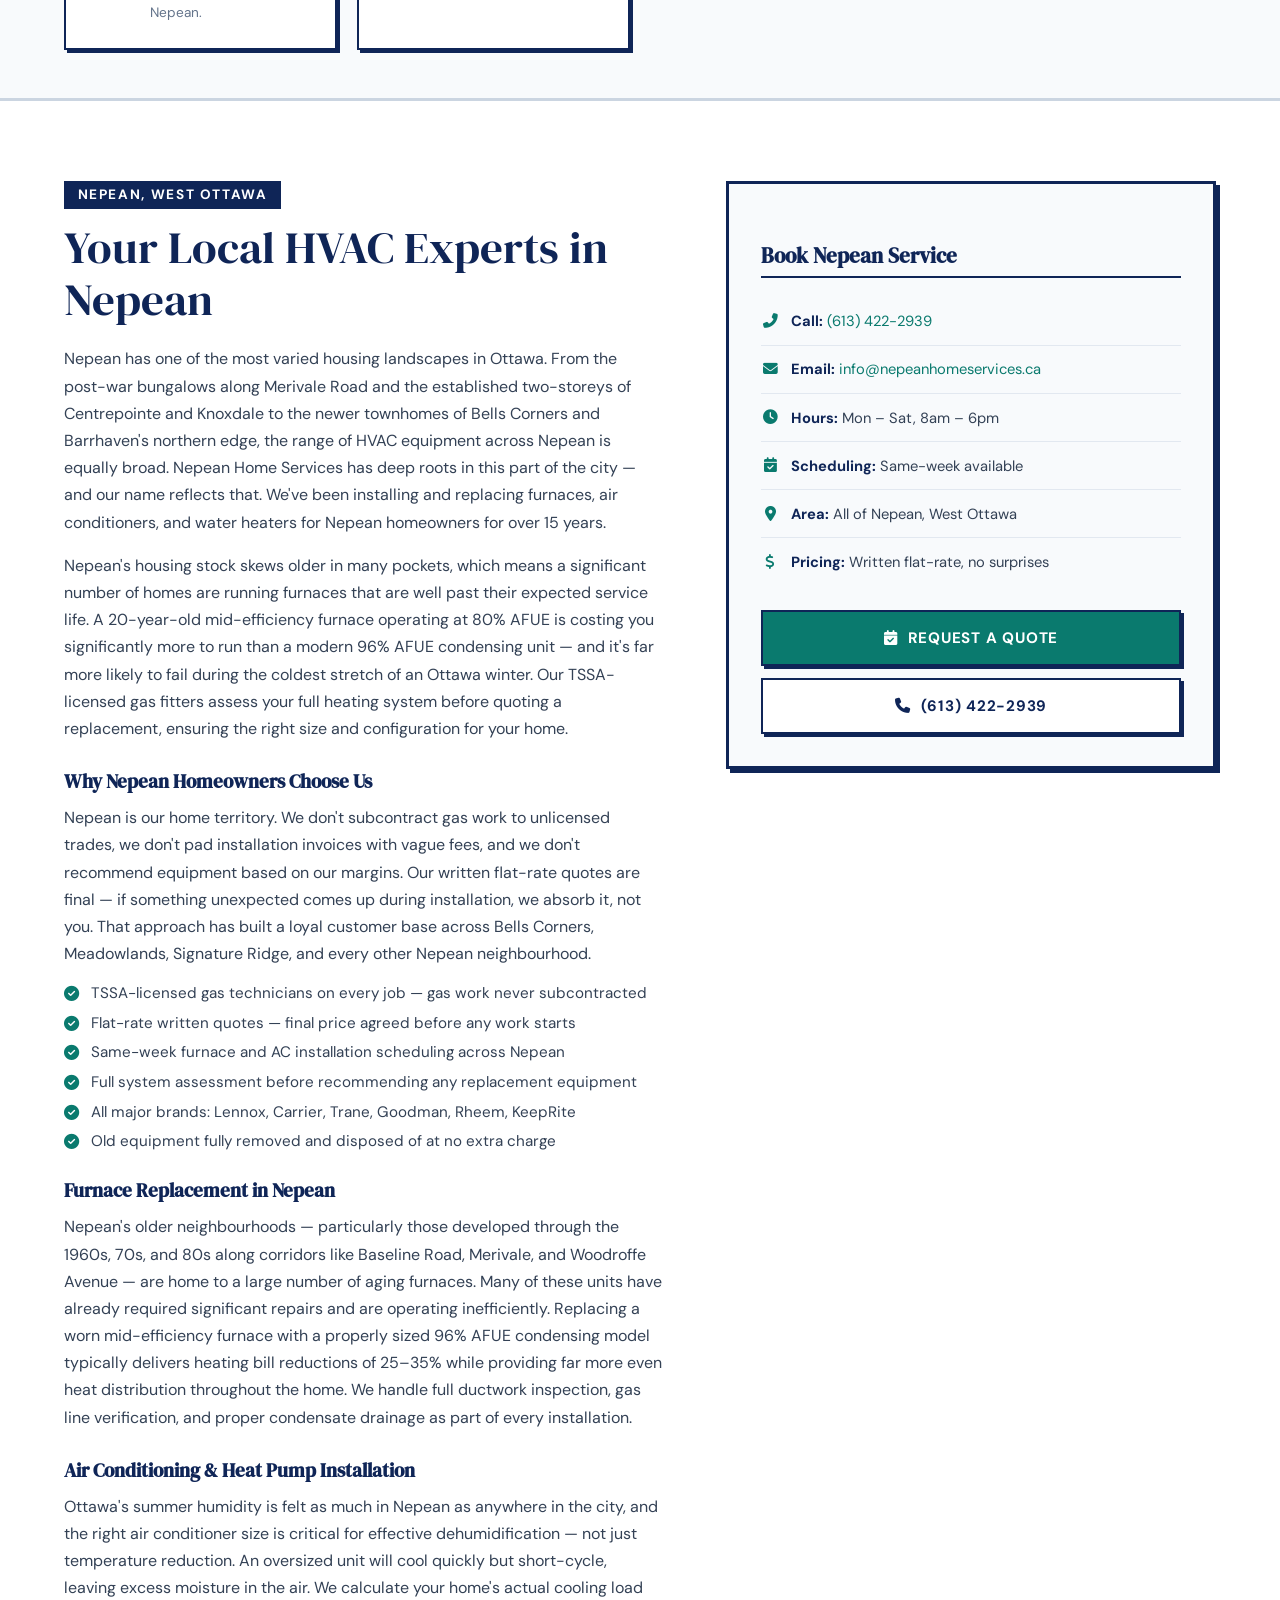
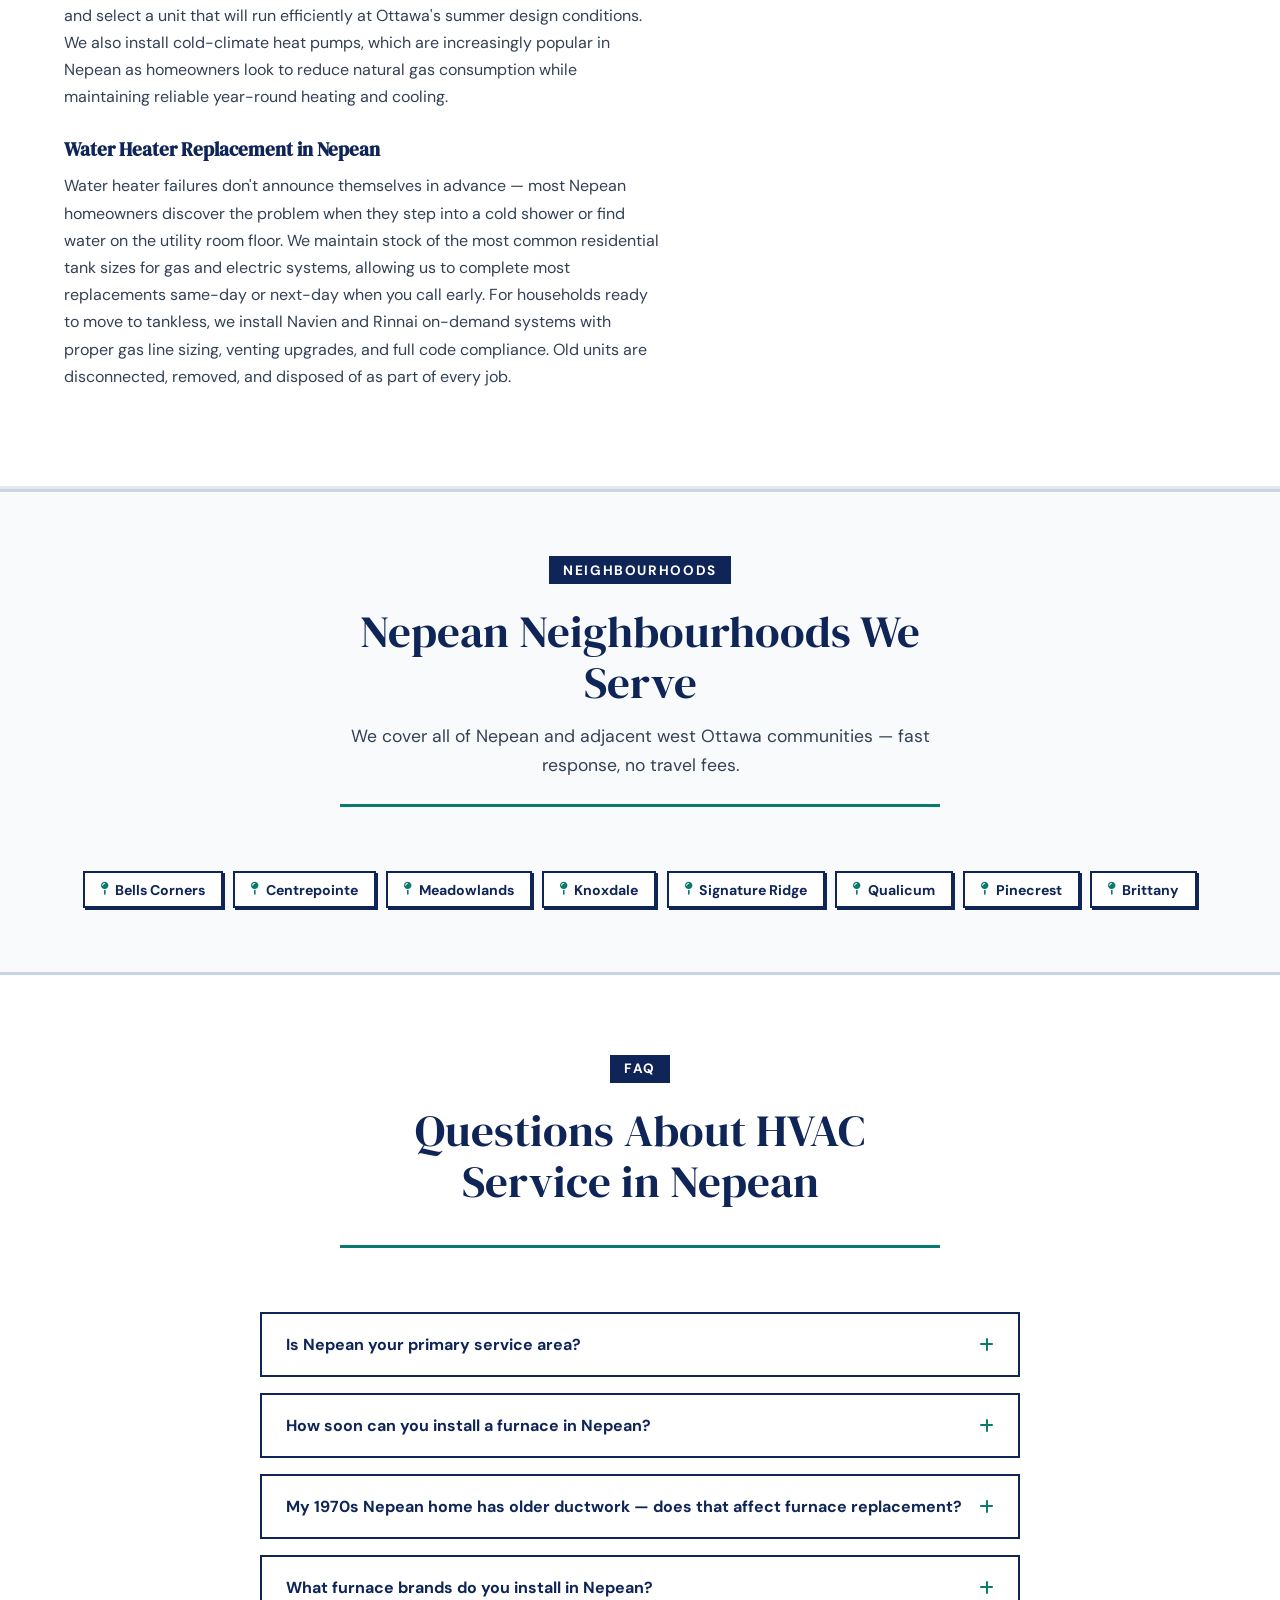
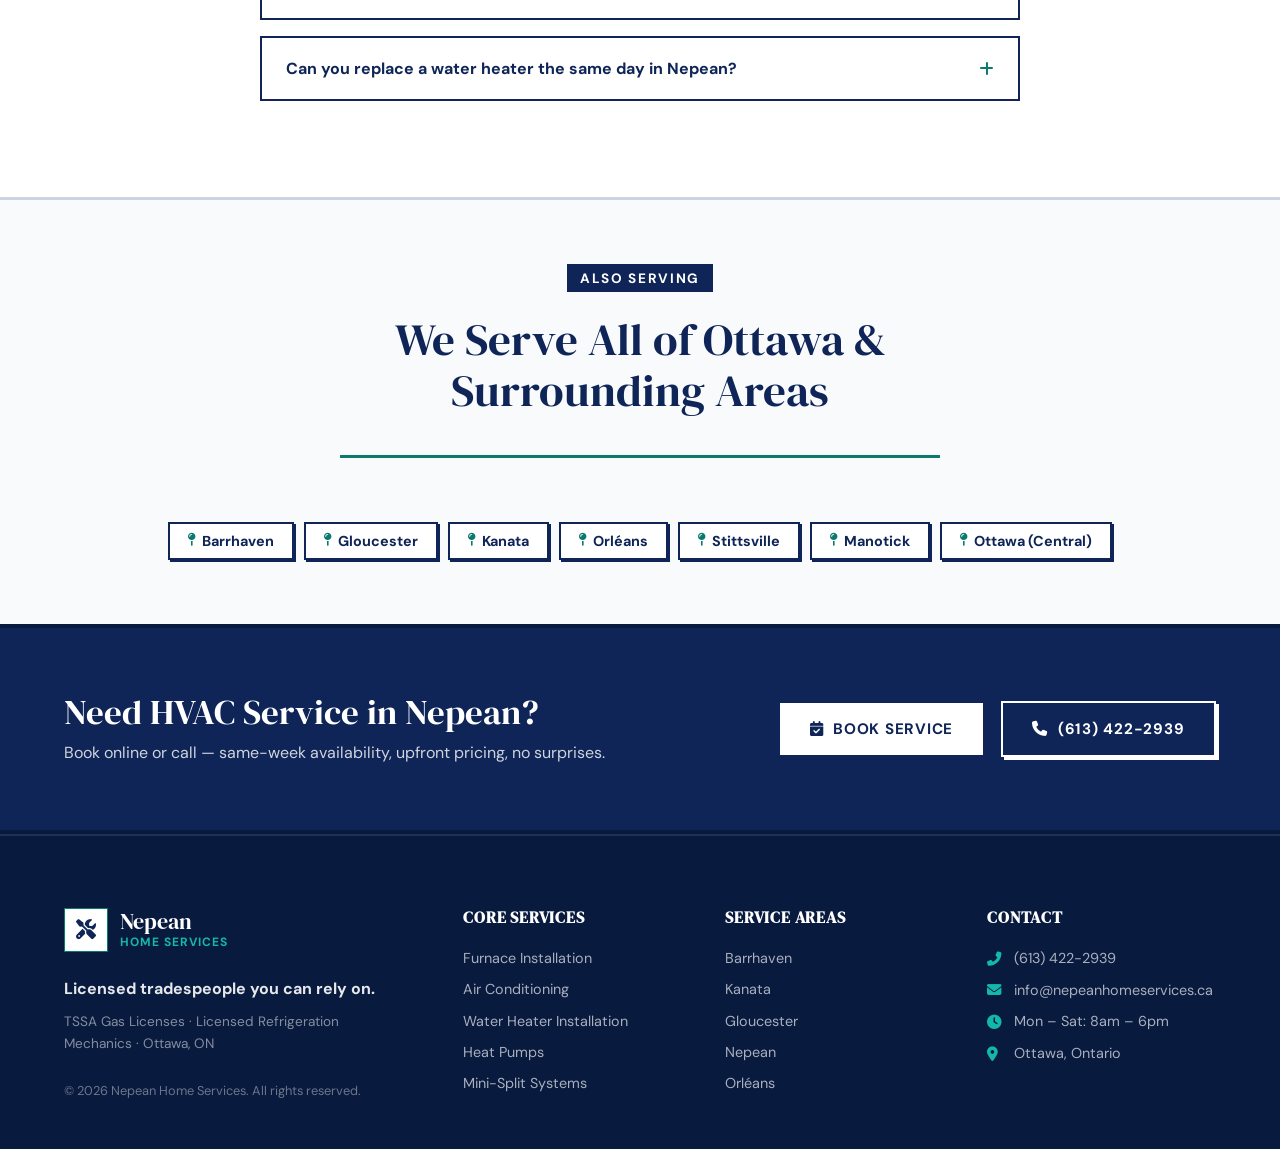
<file: locations/nepean.html>
<!DOCTYPE html>
<html lang="en">
<head>
  <meta charset="UTF-8">
  <meta name="viewport" content="width=device-width, initial-scale=1.0">
  <title>HVAC Service Nepean | Furnace, AC & Water Heater | Nepean Home Services (613) 422-2939</title>
  <meta name="description" content="Furnace installation, AC replacement, and water heater service in Nepean, Ottawa. Licensed TSSA technicians. Flat-rate pricing, same-week bookings. Call (613) 422-2939.">
  <meta name="keywords" content="HVAC Nepean, furnace installation Nepean, AC installation Nepean, water heater Nepean Ottawa, furnace replacement Nepean, air conditioner Nepean, HVAC service west Ottawa, heating cooling Nepean, Merivale HVAC, Bells Corners furnace replacement">
  <meta name="robots" content="index, follow">
  <meta name="author" content="Nepean Home Services">
  <meta name="geo.region" content="CA-ON">
  <meta name="geo.placename" content="Nepean, Ottawa">
  <meta property="og:title" content="HVAC Service Nepean | Nepean Home Services">
  <meta property="og:description" content="Furnace, AC & water heater installation in Nepean. Licensed TSSA technicians. Flat-rate pricing. Call (613) 422-2939.">
  <meta property="og:type" content="website">
  <meta property="og:locale" content="en_CA">
  <link rel="canonical" href="https://www.nepeanhomeservices.ca/locations/nepean">
  <link rel="preconnect" href="https://fonts.googleapis.com">
  <link rel="preconnect" href="https://fonts.gstatic.com" crossorigin>
  <link href="https://fonts.googleapis.com/css2?family=DM+Serif+Display:ital@0;1&family=DM+Sans:wght@400;500;700;900&display=swap" rel="stylesheet">
  <link rel="stylesheet" href="https://cdnjs.cloudflare.com/ajax/libs/font-awesome/6.4.0/css/all.min.css">
  <link rel="stylesheet" href="../assets/css/index-style.css">

  <script type="application/ld+json">
  {
    "@context": "https://schema.org",
    "@type": "HVACBusiness",
    "name": "Nepean Home Services",
    "@id": "https://www.nepeanhomeservices.ca/#organization",
    "url": "https://www.nepeanhomeservices.ca",
    "telephone": "+1-613-422-2939",
    "priceRange": "$$",
    "address": {
      "@type": "PostalAddress",
      "addressLocality": "Ottawa",
      "addressRegion": "ON",
      "addressCountry": "CA"
    },
    "geo": { "@type": "GeoCoordinates", "latitude": 45.3468, "longitude": -75.7626 },
    "openingHoursSpecification": {
      "@type": "OpeningHoursSpecification",
      "dayOfWeek": ["Monday","Tuesday","Wednesday","Thursday","Friday","Saturday"],
      "opens": "08:00", "closes": "18:00"
    },
    "areaServed": [
      { "@type": "AdministrativeArea", "name": "Nepean" },
      { "@type": "AdministrativeArea", "name": "Bells Corners" },
      { "@type": "AdministrativeArea", "name": "Merivale" },
      { "@type": "AdministrativeArea", "name": "Ottawa" }
    ],
    "serviceType": ["Furnace Installation", "AC Installation", "Water Heater Installation", "Heat Pump Installation"]
  }
  </script>

  <style>
    /* ── LOCATION PAGE SPECIFIC ── */
    .page-hero {
      background: var(--navy-dark);
      color: var(--white);
      padding: 5rem 0 4rem;
      border-bottom: 4px solid var(--navy);
    }
    .breadcrumb {
      display: flex;
      align-items: center;
      gap: .5rem;
      font-size: .85rem;
      color: rgba(255,255,255,.6);
      margin-bottom: 1.25rem;
    }
    .breadcrumb a { color: var(--teal-light); font-weight: 600; }
    .breadcrumb a:hover { text-decoration: underline; }
    .breadcrumb i { font-size: .7rem; }
    .page-hero h1 {
      font-size: clamp(2rem, 4.5vw, 3.4rem);
      color: var(--white);
      margin: .5rem 0 1rem;
      line-height: 1.1;
    }
    .page-hero p {
      font-size: 1.1rem;
      color: rgba(255,255,255,.85);
      max-width: 620px;
      margin-bottom: 2rem;
    }
    .page-hero-btns { display: flex; gap: 1rem; flex-wrap: wrap; }

    /* ── LOC SERVICE CARDS ── */
    .loc-services-grid {
      display: grid;
      grid-template-columns: repeat(auto-fill, minmax(260px, 1fr));
      gap: 1.25rem;
      margin-top: 2rem;
    }
    .loc-service-card {
      background: var(--white);
      border: 2px solid var(--navy);
      padding: 1.5rem;
      display: flex;
      align-items: flex-start;
      gap: 1rem;
      box-shadow: 3px 3px 0px var(--navy);
      text-decoration: none;
      color: inherit;
      transition: transform 0.15s, box-shadow 0.15s;
    }
    .loc-service-card:hover {
      transform: translate(-2px, -2px);
      box-shadow: 5px 5px 0px var(--navy);
    }
    .loc-service-icon {
      width: 44px; height: 44px;
      display: flex; align-items: center; justify-content: center;
      font-size: 1.2rem; color: var(--white); flex-shrink: 0;
      background: var(--navy);
    }
    .loc-service-card h3 { font-size: 1rem; font-weight: 700; margin: 0 0 .3rem; color: var(--navy); }
    .loc-service-card p  { font-size: .85rem; color: var(--gray-500); margin: 0; line-height: 1.5; }

    /* ── CONTENT BLOCK ── */
    .loc-content { padding: 5rem 0; background: var(--white); border-bottom: 3px solid var(--gray-100); }
    .loc-content-grid { display: grid; grid-template-columns: 1.1fr 0.9fr; gap: 4rem; align-items: start; }
    .loc-content h2 { color: var(--navy); margin-bottom: 1.25rem; }
    .loc-content p  { color: var(--gray-700); margin-bottom: 1rem; font-size: 1rem; line-height: 1.7; }
    .loc-content h3 { color: var(--navy); margin: 1.75rem 0 .75rem; font-size: 1.2rem; }
    .loc-checklist { list-style: none; display: flex; flex-direction: column; gap: .6rem; margin-bottom: 1.5rem; }
    .loc-checklist li { display: flex; align-items: flex-start; gap: .75rem; font-size: .95rem; color: var(--gray-700); }
    .loc-checklist li i { color: var(--teal); margin-top: 3px; flex-shrink: 0; }

    /* Sidebar card */
    .loc-sidebar-card {
      background: var(--off-white);
      border: 3px solid var(--navy);
      box-shadow: var(--block-shadow);
      padding: 2rem;
      position: sticky;
      top: 100px;
    }
    .loc-sidebar-card h3 { color: var(--navy); font-size: 1.3rem; margin-bottom: 1.25rem; border-bottom: 2px solid var(--navy); padding-bottom: .5rem; }
    .loc-sidebar-item { display: flex; align-items: center; gap: .75rem; padding: .85rem 0; border-bottom: 1px solid var(--gray-100); font-size: .92rem; color: var(--gray-700); }
    .loc-sidebar-item:last-of-type { border-bottom: none; }
    .loc-sidebar-item i { color: var(--teal); width: 18px; text-align: center; flex-shrink: 0; }
    .loc-sidebar-item strong { color: var(--navy); }

    /* ── NEIGHBOURHOODS ── */
    .hoods-section { padding: 4rem 0; background: var(--off-white); border-top: 3px solid var(--gray-200); border-bottom: 3px solid var(--gray-200); }
    .hoods-grid { display: flex; flex-wrap: wrap; gap: .65rem; margin-top: 1.5rem; }
    .hood-tag {
      display: inline-flex; align-items: center; gap: .4rem;
      background: var(--white); border: 2px solid var(--navy);
      color: var(--navy); padding: .45rem 1rem;
      font-size: .88rem; font-weight: 700;
      box-shadow: 2px 2px 0px var(--navy);
    }
    .hood-tag i { color: var(--teal); font-size: .8rem; }

    /* ── FAQ ── */
    .faq-section { padding: 5rem 0; background: var(--white); border-bottom: 3px solid var(--gray-200); }
    .faq-list { max-width: 760px; margin: 0 auto; }
    .faq-item { border: 2px solid var(--navy); margin-bottom: 1rem; }
    .faq-q {
      width: 100%; background: none; border: none; cursor: pointer;
      padding: 1.25rem 1.5rem; display: flex; justify-content: space-between; align-items: center;
      font-family: 'DM Sans', sans-serif; font-size: 1rem; font-weight: 700; color: var(--navy); text-align: left;
    }
    .faq-q:hover { background: var(--off-white); }
    .faq-q i { transition: transform 0.2s; flex-shrink: 0; color: var(--teal); }
    .faq-item.open .faq-q i { transform: rotate(45deg); }
    .faq-a { display: none; padding: 0 1.5rem 1.25rem; font-size: .95rem; color: var(--gray-700); line-height: 1.7; border-top: 1px solid var(--gray-100); }
    .faq-item.open .faq-a { display: block; }

    /* ── OTHER LOCATIONS ── */
    .other-locs { padding: 4rem 0; background: var(--off-white); }
    .other-locs-list { display: flex; flex-wrap: wrap; gap: .65rem; margin-top: 1.5rem; justify-content: center; }
    .other-locs-list a {
      display: inline-flex; align-items: center; gap: .4rem;
      background: var(--white); border: 2px solid var(--navy);
      color: var(--navy); padding: .5rem 1.1rem;
      font-size: .9rem; font-weight: 700;
      box-shadow: 2px 2px 0px var(--navy);
    }
    .other-locs-list a:hover { background: var(--navy); color: var(--white); }
    .other-locs-list a i { color: var(--teal); font-size: .8rem; }
    .other-locs-list a:hover i { color: var(--teal-light); }

    /* ── CTA BAND ── */
    .cta-band { background: var(--navy); padding: 4rem 0; border-top: 4px solid var(--navy-dark); border-bottom: 4px solid var(--navy-dark); }
    .cta-band-inner { display: flex; align-items: center; justify-content: space-between; gap: 2rem; flex-wrap: wrap; }
    .ctab-text h2 { color: var(--white); margin-bottom: .5rem; font-size: clamp(1.5rem, 3vw, 2.2rem); }
    .ctab-text p  { color: rgba(255,255,255,.8); font-size: 1rem; }
    .ctab-btns    { display: flex; gap: 1rem; flex-wrap: wrap; }

    @media (max-width: 768px) {
      .loc-content-grid { grid-template-columns: 1fr; }
      .cta-band-inner { flex-direction: column; text-align: center; }
      .ctab-btns { justify-content: center; }
      .loc-sidebar-card { position: static; }
    }
  </style>
</head>
<body>

  <!-- TOP BAR -->
  <div class="topbar">
    <div class="container">
      <div class="topbar-info-group">
        <span><i class="fas fa-shield-alt"></i> Licensed & Insured Technicians</span>
        <span>·</span>
        <span>All Makes & Models Serviced</span>
      </div>
      <a href="tel:6134222939" class="topbar-phone"><i class="fas fa-phone"></i> (613) 422-2939</a>
    </div>
  </div>

  <!-- HEADER -->
  <header id="header">
    <div class="container header-inner">
      <a href="../index.html" class="logo">
        <div class="logo-mark"><i class="fas fa-tools"></i></div>
        <div class="logo-text">
          <span class="logo-name">Nepean</span>
          <span class="logo-sub">Home Services</span>
        </div>
      </a>
      <nav id="nav">
        <ul class="nav-links">
          <li><a href="../index.html">Home</a></li>
          <li><a href="../index.html#services">Services</a></li>
          <li><a href="../index.html#why-us">About Us</a></li>
          <li><a href="../index.html#areas">Service Areas</a></li>
          <li><a href="../index.html#reviews">Reviews</a></li>
          <li><a href="../index.html#contact" class="nav-cta"><i class="fas fa-calendar-check"></i> Book Now</a></li>
        </ul>
      </nav>
      <button class="hamburger" id="hamburger" aria-label="Toggle menu">
        <span></span><span style="margin:4px 0;"></span><span></span>
      </button>
    </div>
  </header>

  <!-- MOBILE DRAWER -->
  <div class="mobile-drawer" id="mobileDrawer">
    <ul>
      <li><a href="../index.html" class="drawer-link">Home</a></li>
      <li><a href="../index.html#services" class="drawer-link">Services</a></li>
      <li><a href="../index.html#why-us" class="drawer-link">About Us</a></li>
      <li><a href="../index.html#areas" class="drawer-link">Service Areas</a></li>
      <li><a href="../index.html#reviews" class="drawer-link">Reviews</a></li>
      <li><a href="../index.html#contact" class="drawer-link drawer-cta">Book Service</a></li>
      <li><a href="tel:6134222939" class="drawer-link drawer-phone"><i class="fas fa-phone"></i> (613) 422-2939</a></li>
    </ul>
  </div>
  <div class="drawer-overlay" id="drawerOverlay"></div>

  <!-- PAGE HERO -->
  <section class="page-hero">
    <div class="container">
      <div class="breadcrumb">
        <a href="../index.html">Home</a>
        <i class="fas fa-chevron-right"></i>
        <a href="../index.html#areas">Service Areas</a>
        <i class="fas fa-chevron-right"></i>
        <span>Nepean</span>
      </div>
      <span class="section-label">HVAC Service in Nepean</span>
      <h1>Heating, Cooling & Water Heater Services in Nepean</h1>
      <p>Nepean Home Services is your local HVAC contractor for Nepean, Ottawa. We deliver licensed furnace installation, AC replacement, and water heater service throughout Bells Corners, Merivale, Centrepointe, and surrounding neighbourhoods — same-week bookings, no hidden fees.</p>
      <div class="page-hero-btns">
        <a href="../index.html#contact" class="btn btn-primary"><i class="fas fa-calendar-check"></i> Book Service in Nepean</a>
        <a href="tel:6134222939" class="btn btn-outline"><i class="fas fa-phone"></i> (613) 422-2939</a>
      </div>
    </div>
  </section>

  <!-- STATS STRIP -->
  <div class="stats-strip">
    <div class="container">
      <div class="stats-row">
        <div class="stat-item">
          <div class="stat-big">15<span>+</span></div>
          <div class="stat-label">Years Serving Ottawa</div>
        </div>
        <div class="stat-item">
          <div class="stat-big">500<span>+</span></div>
          <div class="stat-label">Completed Installs</div>
        </div>
        <div class="stat-item">
          <div class="stat-big">5.0<span>★</span></div>
          <div class="stat-label">Google Rating</div>
        </div>
        <div class="stat-item">
          <div class="stat-big">24<span>h</span></div>
          <div class="stat-label">Emergency Response</div>
        </div>
      </div>
    </div>
  </div>

  <!-- SERVICES GRID -->
  <section style="padding: 4rem 0 3rem; background: var(--off-white); border-bottom: 3px solid var(--gray-200);">
    <div class="container">
      <div class="section-header center">
        <span class="section-label">What We Do in Nepean</span>
        <h2>All HVAC & Gas Services Available</h2>
        <p>Every service we offer — available to every Nepean address, no extra travel fees.</p>
      </div>
      <div class="loc-services-grid">
        <a href="../index.html#contact" class="loc-service-card">
          <div class="loc-service-icon" style="background: var(--navy);"><i class="fas fa-fire"></i></div>
          <div>
            <h3>Furnace Installation & Replacement</h3>
            <p>High-efficiency gas furnace installs for Nepean's mature housing stock and newer builds alike.</p>
          </div>
        </a>
        <a href="../index.html#contact" class="loc-service-card">
          <div class="loc-service-icon" style="background: var(--teal);"><i class="fas fa-snowflake"></i></div>
          <div>
            <h3>Central Air Conditioning</h3>
            <p>AC installation and replacement with correct load calculations for every home size.</p>
          </div>
        </a>
        <a href="../index.html#contact" class="loc-service-card">
          <div class="loc-service-icon" style="background: var(--navy-mid);"><i class="fas fa-wind"></i></div>
          <div>
            <h3>Ductless Mini-Split Systems</h3>
            <p>Zoned comfort for additions, sunrooms, and homes without central ductwork.</p>
          </div>
        </a>
        <a href="../index.html#contact" class="loc-service-card">
          <div class="loc-service-icon" style="background: var(--teal-dark);"><i class="fas fa-tint"></i></div>
          <div>
            <h3>Tankless Water Heaters</h3>
            <p>Navien and Rinnai on-demand systems — endless hot water, reduced energy bills.</p>
          </div>
        </a>
        <a href="../index.html#contact" class="loc-service-card">
          <div class="loc-service-icon" style="background: var(--navy);"><i class="fas fa-bolt"></i></div>
          <div>
            <h3>Tank Water Heater Replacement</h3>
            <p>Gas and electric tank replacements. Same and next-day availability in Nepean.</p>
          </div>
        </a>
        <a href="../index.html#contact" class="loc-service-card">
          <div class="loc-service-icon" style="background: var(--teal);"><i class="fas fa-leaf"></i></div>
          <div>
            <h3>Heat Pumps</h3>
            <p>Cold-climate heat pump installs for energy-efficient year-round comfort.</p>
          </div>
        </a>
      </div>
    </div>
  </section>

  <!-- MAIN CONTENT + SIDEBAR -->
  <section class="loc-content">
    <div class="container loc-content-grid">

      <!-- Left: Long-form SEO content -->
      <div>
        <span class="section-label">Nepean, West Ottawa</span>
        <h2>Your Local HVAC Experts in Nepean</h2>

        <p>Nepean has one of the most varied housing landscapes in Ottawa. From the post-war bungalows along Merivale Road and the established two-storeys of Centrepointe and Knoxdale to the newer townhomes of Bells Corners and Barrhaven's northern edge, the range of HVAC equipment across Nepean is equally broad. Nepean Home Services has deep roots in this part of the city — and our name reflects that. We've been installing and replacing furnaces, air conditioners, and water heaters for Nepean homeowners for over 15 years.</p>

        <p>Nepean's housing stock skews older in many pockets, which means a significant number of homes are running furnaces that are well past their expected service life. A 20-year-old mid-efficiency furnace operating at 80% AFUE is costing you significantly more to run than a modern 96% AFUE condensing unit — and it's far more likely to fail during the coldest stretch of an Ottawa winter. Our TSSA-licensed gas fitters assess your full heating system before quoting a replacement, ensuring the right size and configuration for your home.</p>

        <h3>Why Nepean Homeowners Choose Us</h3>
        <p>Nepean is our home territory. We don't subcontract gas work to unlicensed trades, we don't pad installation invoices with vague fees, and we don't recommend equipment based on our margins. Our written flat-rate quotes are final — if something unexpected comes up during installation, we absorb it, not you. That approach has built a loyal customer base across Bells Corners, Meadowlands, Signature Ridge, and every other Nepean neighbourhood.</p>

        <ul class="loc-checklist">
          <li><i class="fas fa-check-circle"></i> TSSA-licensed gas technicians on every job — gas work never subcontracted</li>
          <li><i class="fas fa-check-circle"></i> Flat-rate written quotes — final price agreed before any work starts</li>
          <li><i class="fas fa-check-circle"></i> Same-week furnace and AC installation scheduling across Nepean</li>
          <li><i class="fas fa-check-circle"></i> Full system assessment before recommending any replacement equipment</li>
          <li><i class="fas fa-check-circle"></i> All major brands: Lennox, Carrier, Trane, Goodman, Rheem, KeepRite</li>
          <li><i class="fas fa-check-circle"></i> Old equipment fully removed and disposed of at no extra charge</li>
        </ul>

        <h3>Furnace Replacement in Nepean</h3>
        <p>Nepean's older neighbourhoods — particularly those developed through the 1960s, 70s, and 80s along corridors like Baseline Road, Merivale, and Woodroffe Avenue — are home to a large number of aging furnaces. Many of these units have already required significant repairs and are operating inefficiently. Replacing a worn mid-efficiency furnace with a properly sized 96% AFUE condensing model typically delivers heating bill reductions of 25–35% while providing far more even heat distribution throughout the home. We handle full ductwork inspection, gas line verification, and proper condensate drainage as part of every installation.</p>

        <h3>Air Conditioning & Heat Pump Installation</h3>
        <p>Ottawa's summer humidity is felt as much in Nepean as anywhere in the city, and the right air conditioner size is critical for effective dehumidification — not just temperature reduction. An oversized unit will cool quickly but short-cycle, leaving excess moisture in the air. We calculate your home's actual cooling load and select a unit that will run efficiently at Ottawa's summer design conditions. We also install cold-climate heat pumps, which are increasingly popular in Nepean as homeowners look to reduce natural gas consumption while maintaining reliable year-round heating and cooling.</p>

        <h3>Water Heater Replacement in Nepean</h3>
        <p>Water heater failures don't announce themselves in advance — most Nepean homeowners discover the problem when they step into a cold shower or find water on the utility room floor. We maintain stock of the most common residential tank sizes for gas and electric systems, allowing us to complete most replacements same-day or next-day when you call early. For households ready to move to tankless, we install Navien and Rinnai on-demand systems with proper gas line sizing, venting upgrades, and full code compliance. Old units are disconnected, removed, and disposed of as part of every job.</p>
      </div>

      <!-- Right: Sidebar -->
      <div>
        <div class="loc-sidebar-card">
          <h3>Book Nepean Service</h3>
          <div class="loc-sidebar-item"><i class="fas fa-phone-alt"></i> <span><strong>Call:</strong> <a href="tel:6134222939" style="color:var(--teal);">(613) 422-2939</a></span></div>
          <div class="loc-sidebar-item"><i class="fas fa-envelope"></i> <span><strong>Email:</strong> <a href="mailto:info@nepeanhomeservices.ca" style="color:var(--teal);">info@nepeanhomeservices.ca</a></span></div>
          <div class="loc-sidebar-item"><i class="fas fa-clock"></i> <span><strong>Hours:</strong> Mon – Sat, 8am – 6pm</span></div>
          <div class="loc-sidebar-item"><i class="fas fa-calendar-check"></i> <span><strong>Scheduling:</strong> Same-week available</span></div>
          <div class="loc-sidebar-item"><i class="fas fa-map-marker-alt"></i> <span><strong>Area:</strong> All of Nepean, West Ottawa</span></div>
          <div class="loc-sidebar-item"><i class="fas fa-dollar-sign"></i> <span><strong>Pricing:</strong> Written flat-rate, no surprises</span></div>
          <a href="../index.html#contact" class="btn btn-primary btn-full" style="margin-top:1.5rem;"><i class="fas fa-calendar-check"></i> Request a Quote</a>
          <a href="tel:6134222939" class="btn btn-white btn-full" style="margin-top:.75rem;"><i class="fas fa-phone"></i> (613) 422-2939</a>
        </div>
      </div>

    </div>
  </section>

  <!-- NEIGHBOURHOODS -->
  <section class="hoods-section">
    <div class="container">
      <div class="section-header center">
        <span class="section-label">Neighbourhoods</span>
        <h2>Nepean Neighbourhoods We Serve</h2>
        <p>We cover all of Nepean and adjacent west Ottawa communities — fast response, no travel fees.</p>
      </div>
      <div class="hoods-grid" style="justify-content:center;">
        <span class="hood-tag"><i class="fas fa-map-pin"></i> Bells Corners</span>
        <span class="hood-tag"><i class="fas fa-map-pin"></i> Centrepointe</span>
        <span class="hood-tag"><i class="fas fa-map-pin"></i> Meadowlands</span>
        <span class="hood-tag"><i class="fas fa-map-pin"></i> Knoxdale</span>
        <span class="hood-tag"><i class="fas fa-map-pin"></i> Signature Ridge</span>
        <span class="hood-tag"><i class="fas fa-map-pin"></i> Qualicum</span>
        <span class="hood-tag"><i class="fas fa-map-pin"></i> Pinecrest</span>
        <span class="hood-tag"><i class="fas fa-map-pin"></i> Brittany</span>
      </div>
    </div>
  </section>

  <!-- FAQ -->
  <section class="faq-section">
    <div class="container">
      <div class="section-header center">
        <span class="section-label">FAQ</span>
        <h2>Questions About HVAC Service in Nepean</h2>
      </div>
      <div class="faq-list">
        <div class="faq-item">
          <button class="faq-q">Is Nepean your primary service area? <i class="fas fa-plus"></i></button>
          <div class="faq-a">Yes — it's right in our name. Nepean is our home territory. There are absolutely no travel fees or surcharges for any address in Nepean, including Bells Corners, Merivale, Centrepointe, and surrounding areas.</div>
        </div>
        <div class="faq-item">
          <button class="faq-q">How soon can you install a furnace in Nepean? <i class="fas fa-plus"></i></button>
          <div class="faq-a">We typically offer same-week installation slots. For urgent no-heat situations, call us directly at (613) 422-2939 — Nepean is a priority service area and we do our best to accommodate next-day or even same-day bookings when possible.</div>
        </div>
        <div class="faq-item">
          <button class="faq-q">My 1970s Nepean home has older ductwork — does that affect furnace replacement? <i class="fas fa-plus"></i></button>
          <div class="faq-a">It can. Older ductwork in Nepean's post-war homes is often undersized or poorly sealed relative to modern high-efficiency furnace airflow requirements. We inspect your ductwork as part of the assessment and will advise on any modifications needed before installation — no surprises after the work begins.</div>
        </div>
        <div class="faq-item">
          <button class="faq-q">What furnace brands do you install in Nepean? <i class="fas fa-plus"></i></button>
          <div class="faq-a">We install all major brands including Lennox, Carrier, Trane, Goodman, KeepRite, Rheem, and Bryant. Our recommendations are based on your home's specific needs and your budget — never on brand margins.</div>
        </div>
        <div class="faq-item">
          <button class="faq-q">Can you replace a water heater the same day in Nepean? <i class="fas fa-plus"></i></button>
          <div class="faq-a">In many cases, yes. We stock the most common residential water heater sizes and can often complete same-day replacement when you call early. For less common configurations, we'll aim for next-day service.</div>
        </div>
      </div>
    </div>
  </section>

  <!-- OTHER LOCATIONS -->
  <section class="other-locs">
    <div class="container">
      <div class="section-header center">
        <span class="section-label">Also Serving</span>
        <h2>We Serve All of Ottawa & Surrounding Areas</h2>
      </div>
      <ul class="other-locs-list">
        <li><a href="barrhaven.html"><i class="fas fa-map-pin"></i> Barrhaven</a></li>
        <li><a href="gloucester.html"><i class="fas fa-map-pin"></i> Gloucester</a></li>
        <li><a href="kanata.html"><i class="fas fa-map-pin"></i> Kanata</a></li>
        <li><a href="orleans.html"><i class="fas fa-map-pin"></i> Orléans</a></li>
        <li><a href="stittsville.html"><i class="fas fa-map-pin"></i> Stittsville</a></li>
        <li><a href="manotick.html"><i class="fas fa-map-pin"></i> Manotick</a></li>
        <li><a href="ottawa.html"><i class="fas fa-map-pin"></i> Ottawa (Central)</a></li>
      </ul>
    </div>
  </section>

  <!-- CTA BAND -->
  <div class="cta-band">
    <div class="container cta-band-inner">
      <div class="ctab-text">
        <h2>Need HVAC Service in Nepean?</h2>
        <p>Book online or call — same-week availability, upfront pricing, no surprises.</p>
      </div>
      <div class="ctab-btns">
        <a href="../index.html#contact" class="btn btn-white"><i class="fas fa-calendar-check"></i> Book Service</a>
        <a href="tel:6134222939" class="btn btn-outline-white"><i class="fas fa-phone"></i> (613) 422-2939</a>
      </div>
    </div>
  </div>

  <!-- FOOTER -->
  <footer>
    <div class="container footer-inner">
      <div class="footer-brand">
        <div class="footer-logo">
          <div class="logo-mark"><i class="fas fa-tools"></i></div>
          <div class="logo-text">
            <span class="logo-name">Nepean</span>
            <span class="logo-sub">Home Services</span>
          </div>
        </div>
        <p class="footer-tagline">Licensed tradespeople you can rely on.</p>
        <p class="footer-cert">TSSA Gas Licenses · Licensed Refrigeration Mechanics · Ottawa, ON</p>
        <p class="footer-copy">&copy; 2026 Nepean Home Services. All rights reserved.</p>
      </div>
      <div class="footer-col">
        <h4>Core Services</h4>
        <ul>
          <li><a href="../index.html#services">Furnace Installation</a></li>
          <li><a href="../index.html#services">Air Conditioning</a></li>
          <li><a href="../index.html#services">Water Heater Installation</a></li>
          <li><a href="../index.html#services">Heat Pumps</a></li>
          <li><a href="../index.html#services">Mini-Split Systems</a></li>
        </ul>
      </div>
      <div class="footer-col">
        <h4>Service Areas</h4>
        <ul>
          <li><a href="barrhaven.html">Barrhaven</a></li>
          <li><a href="kanata.html">Kanata</a></li>
          <li><a href="gloucester.html">Gloucester</a></li>
          <li><a href="nepean.html">Nepean</a></li>
          <li><a href="orleans.html">Orléans</a></li>
        </ul>
      </div>
      <div class="footer-col">
        <h4>Contact</h4>
        <address>
          <p><i class="fas fa-phone-alt"></i> <a href="tel:6134222939">(613) 422-2939</a></p>
          <p><i class="fas fa-envelope"></i> <a href="mailto:info@nepeanhomeservices.ca">info@nepeanhomeservices.ca</a></p>
          <p><i class="fas fa-clock"></i> Mon – Sat: 8am – 6pm</p>
          <p><i class="fas fa-map-marker-alt"></i> Ottawa, Ontario</p>
        </address>
      </div>
    </div>
  </footer>

  <a href="tel:6134222939" class="sticky-call" id="stickyCall">
    <i class="fas fa-phone"></i>
    <span>(613) 422-2939</span>
  </a>

  <script>
    document.addEventListener('DOMContentLoaded', () => {
      const hamburger = document.getElementById('hamburger');
      const mobileDrawer = document.getElementById('mobileDrawer');
      const drawerOverlay = document.getElementById('drawerOverlay');
      function openDrawer() { mobileDrawer.classList.add('open'); drawerOverlay.classList.add('open'); document.body.style.overflow = 'hidden'; }
      function closeDrawer() { mobileDrawer.classList.remove('open'); drawerOverlay.classList.remove('open'); document.body.style.overflow = ''; }
      hamburger.addEventListener('click', () => mobileDrawer.classList.contains('open') ? closeDrawer() : openDrawer());
      drawerOverlay.addEventListener('click', closeDrawer);
      document.querySelectorAll('.drawer-link').forEach(l => l.addEventListener('click', closeDrawer));

      // FAQ accordion
      document.querySelectorAll('.faq-item').forEach(item => {
        item.querySelector('.faq-q').addEventListener('click', () => {
          const isOpen = item.classList.contains('open');
          document.querySelectorAll('.faq-item').forEach(i => i.classList.remove('open'));
          if (!isOpen) item.classList.add('open');
        });
      });

      // Sticky call button
      const stickyCall = document.getElementById('stickyCall');
      if (stickyCall) {
        window.addEventListener('scroll', () => {
          stickyCall.style.display = window.scrollY > 450 ? 'flex' : 'none';
        }, { passive: true });
      }
    });
  </script>
</body>
</html>
</file>
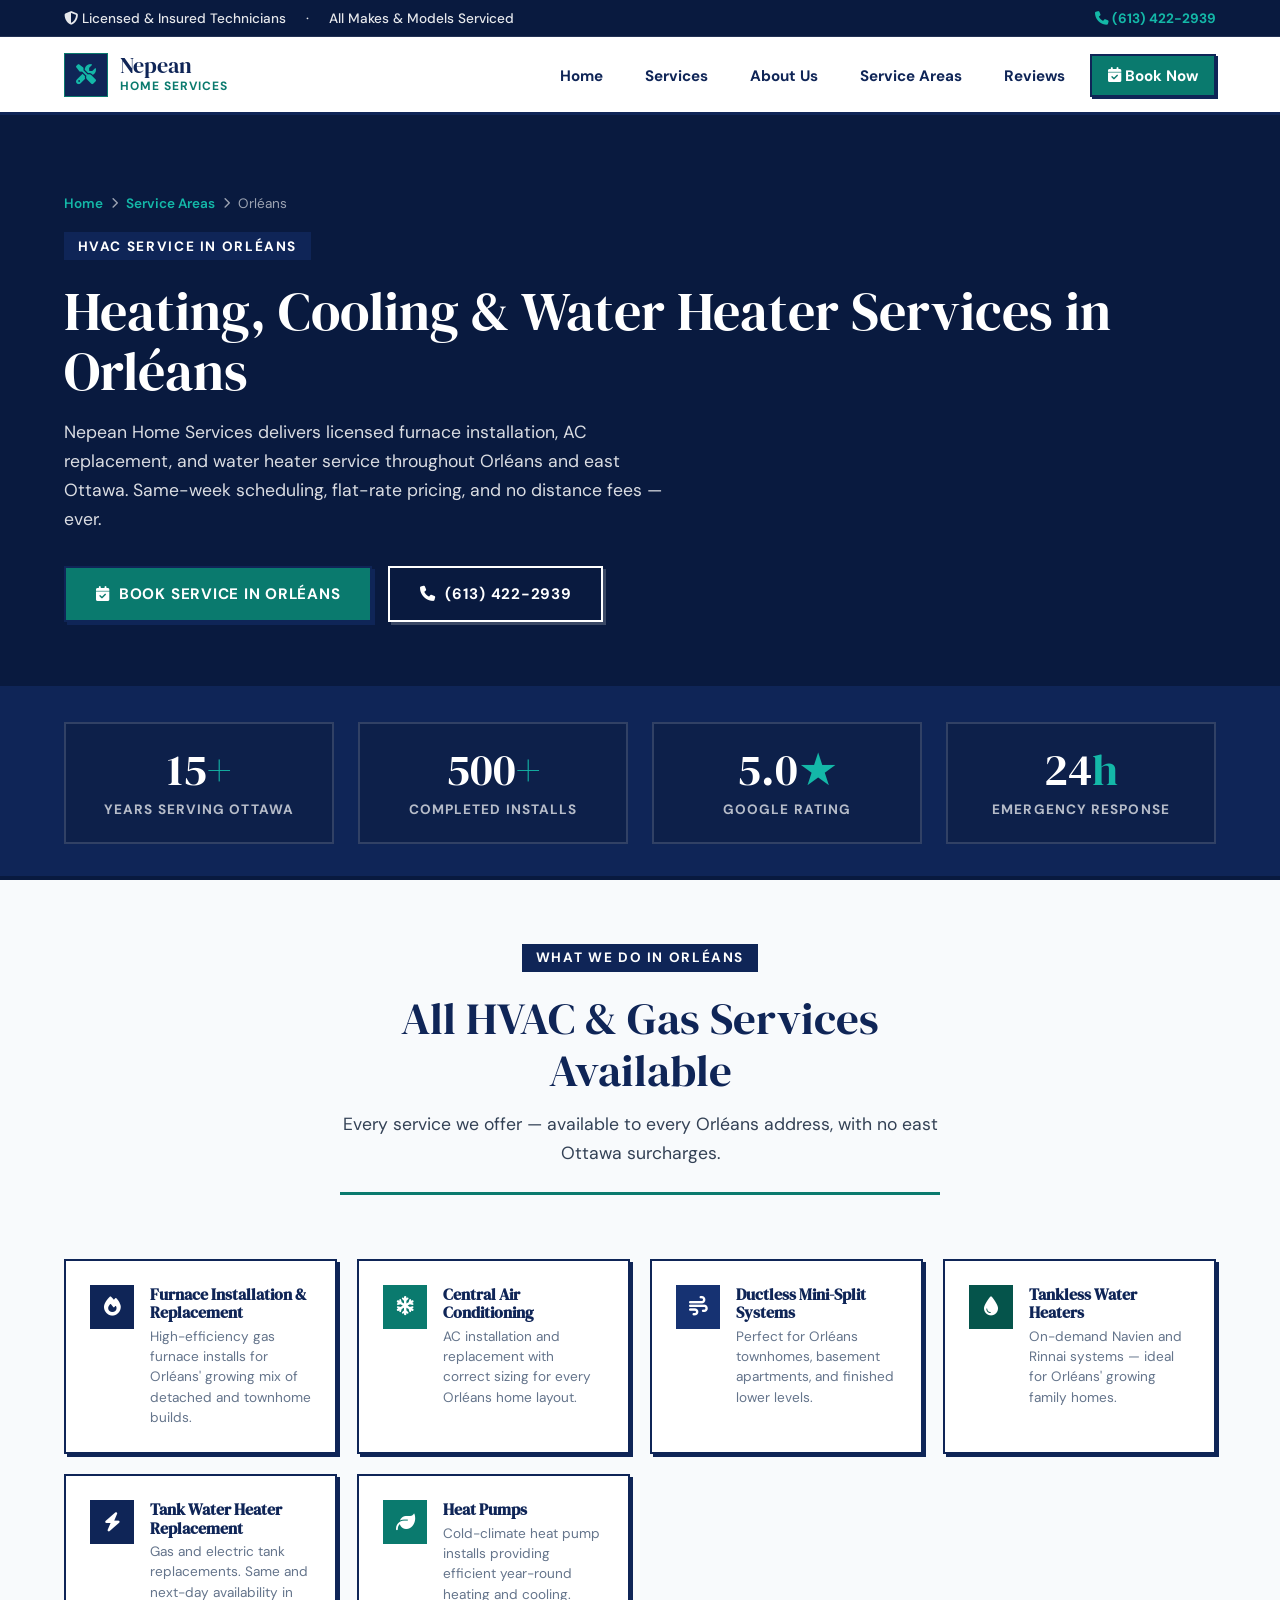
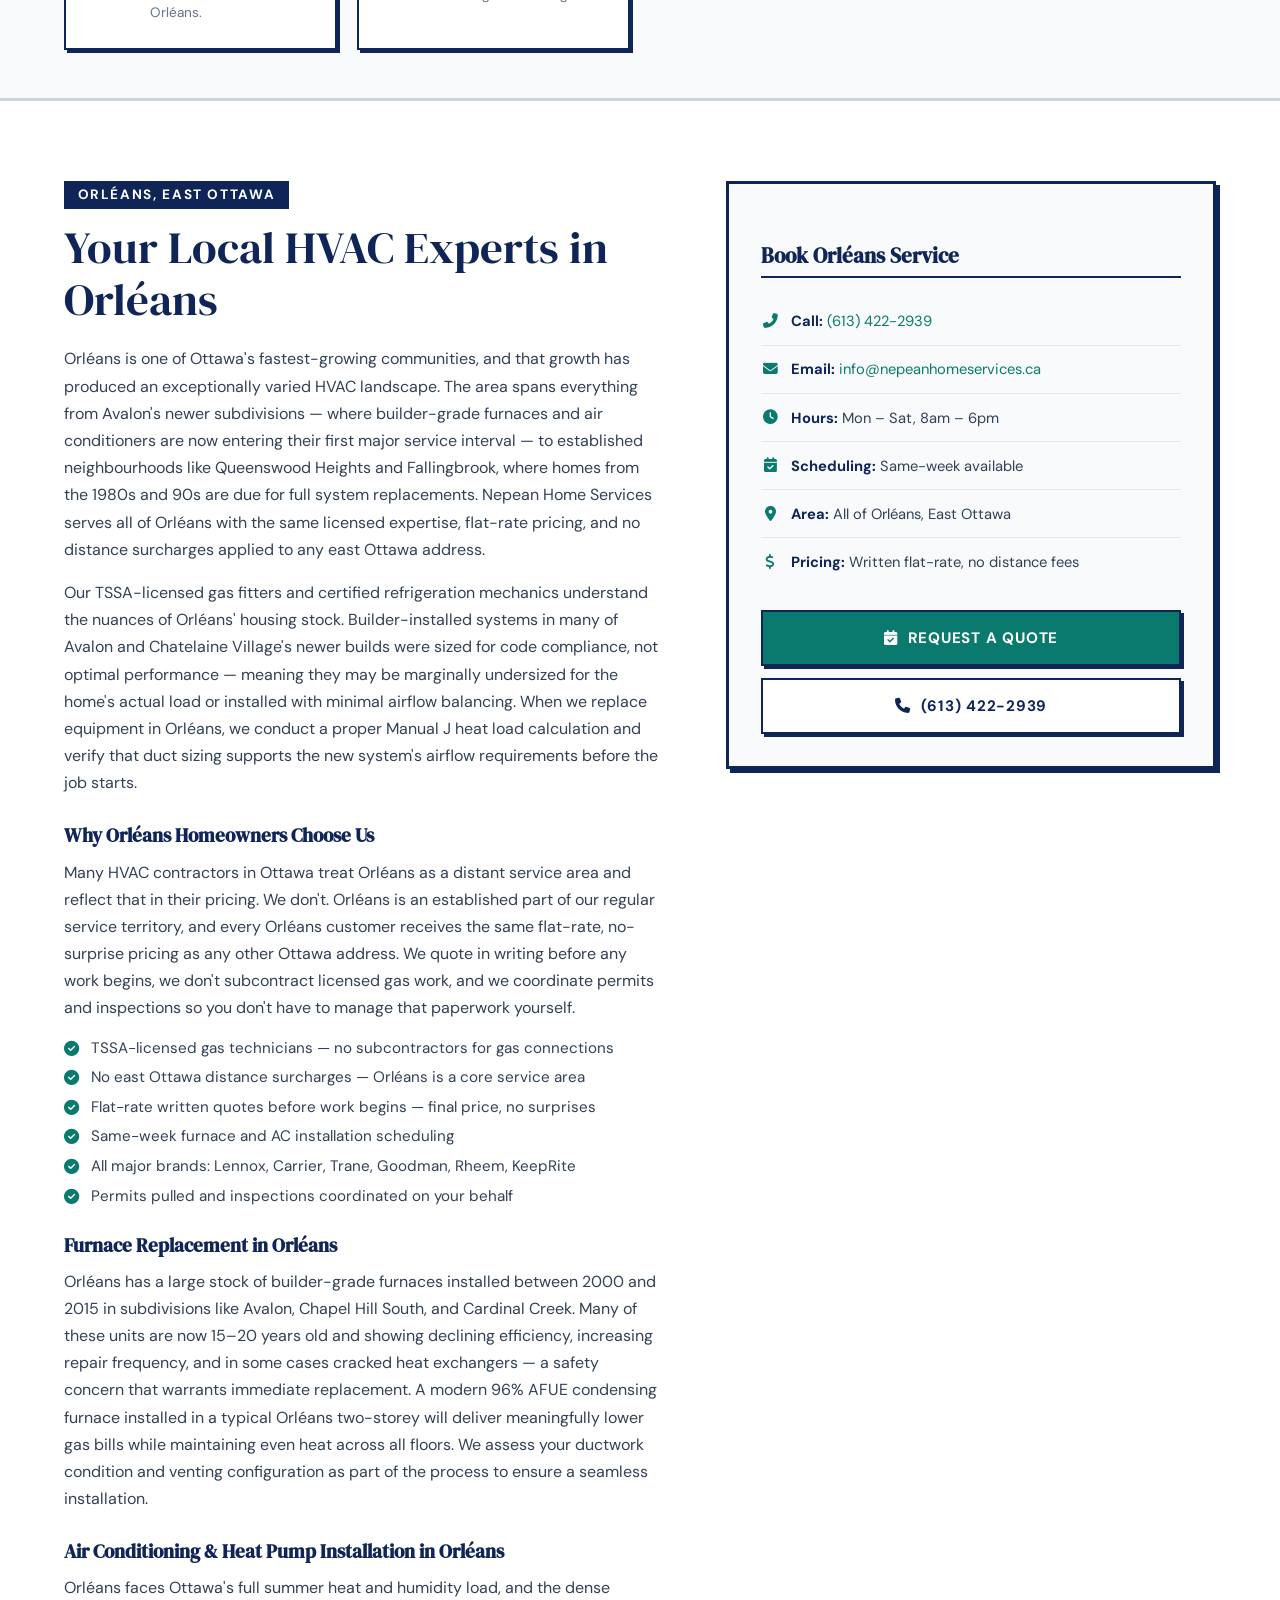
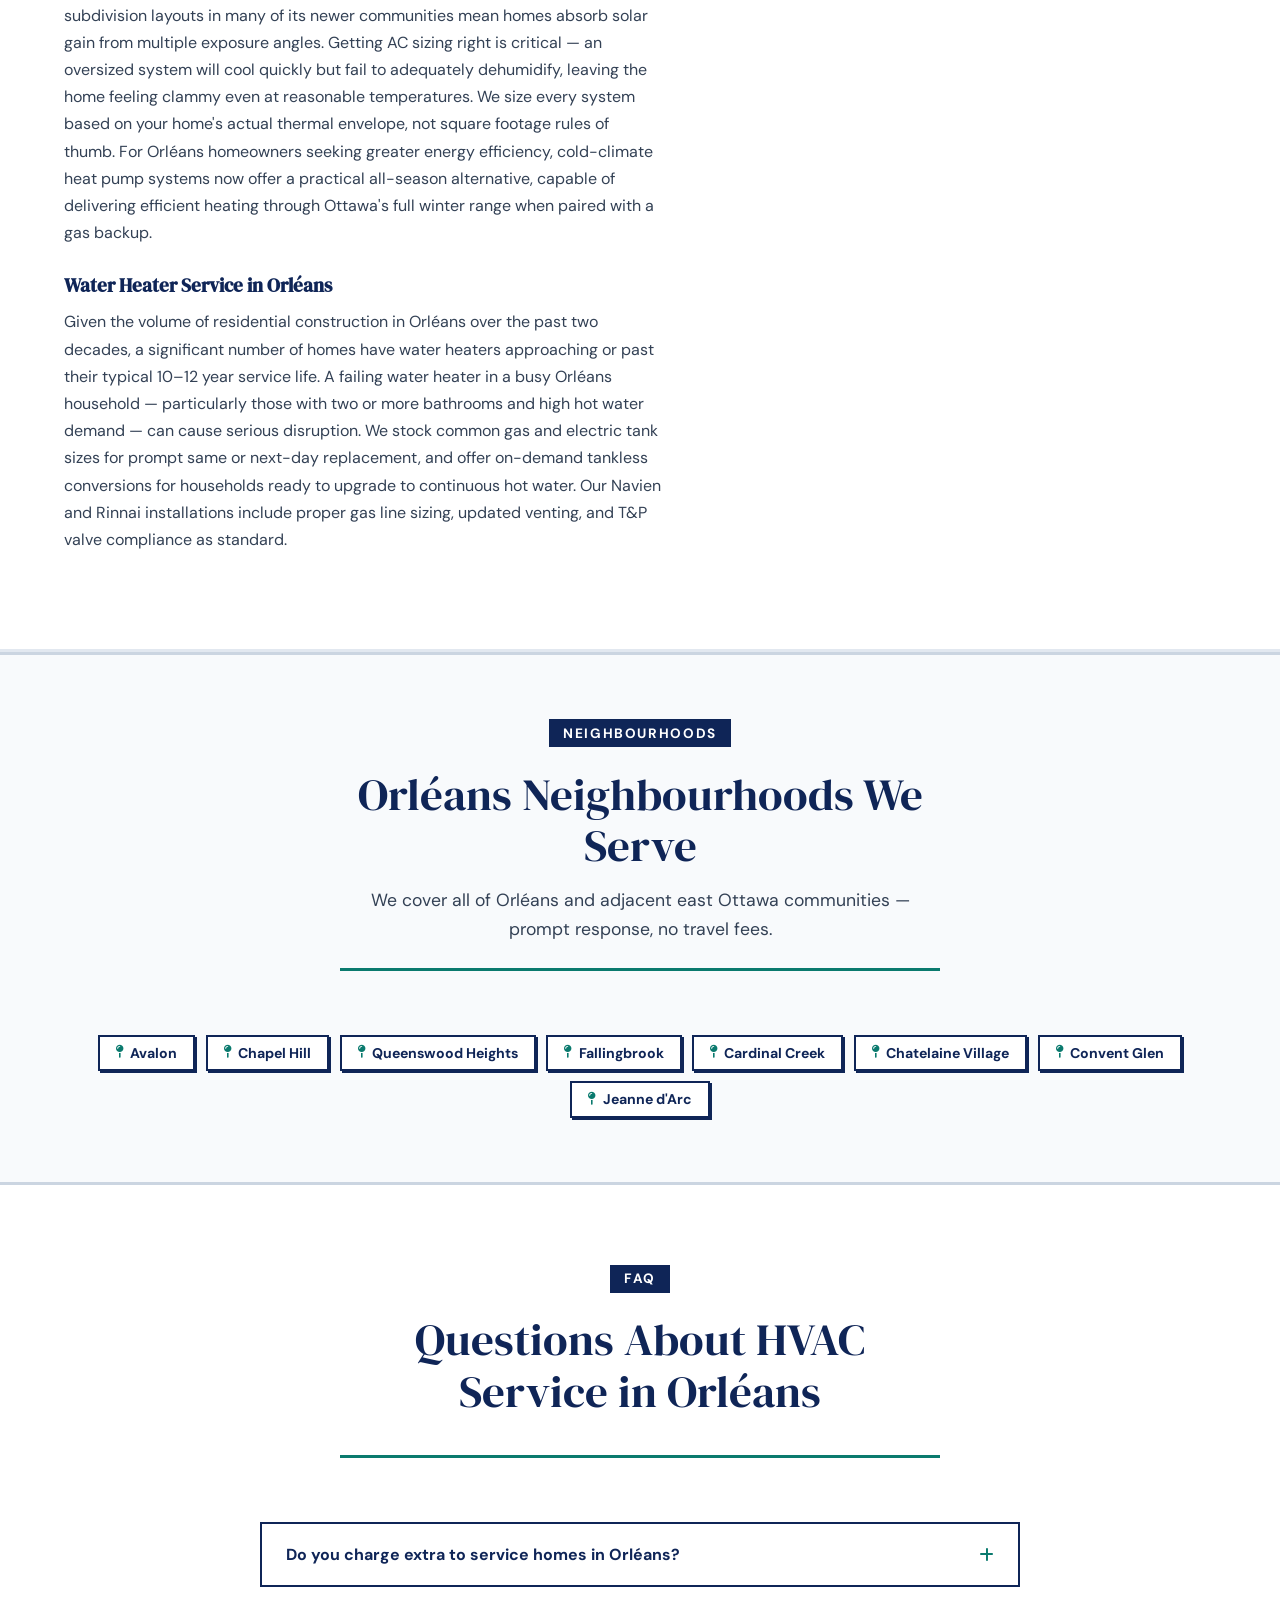
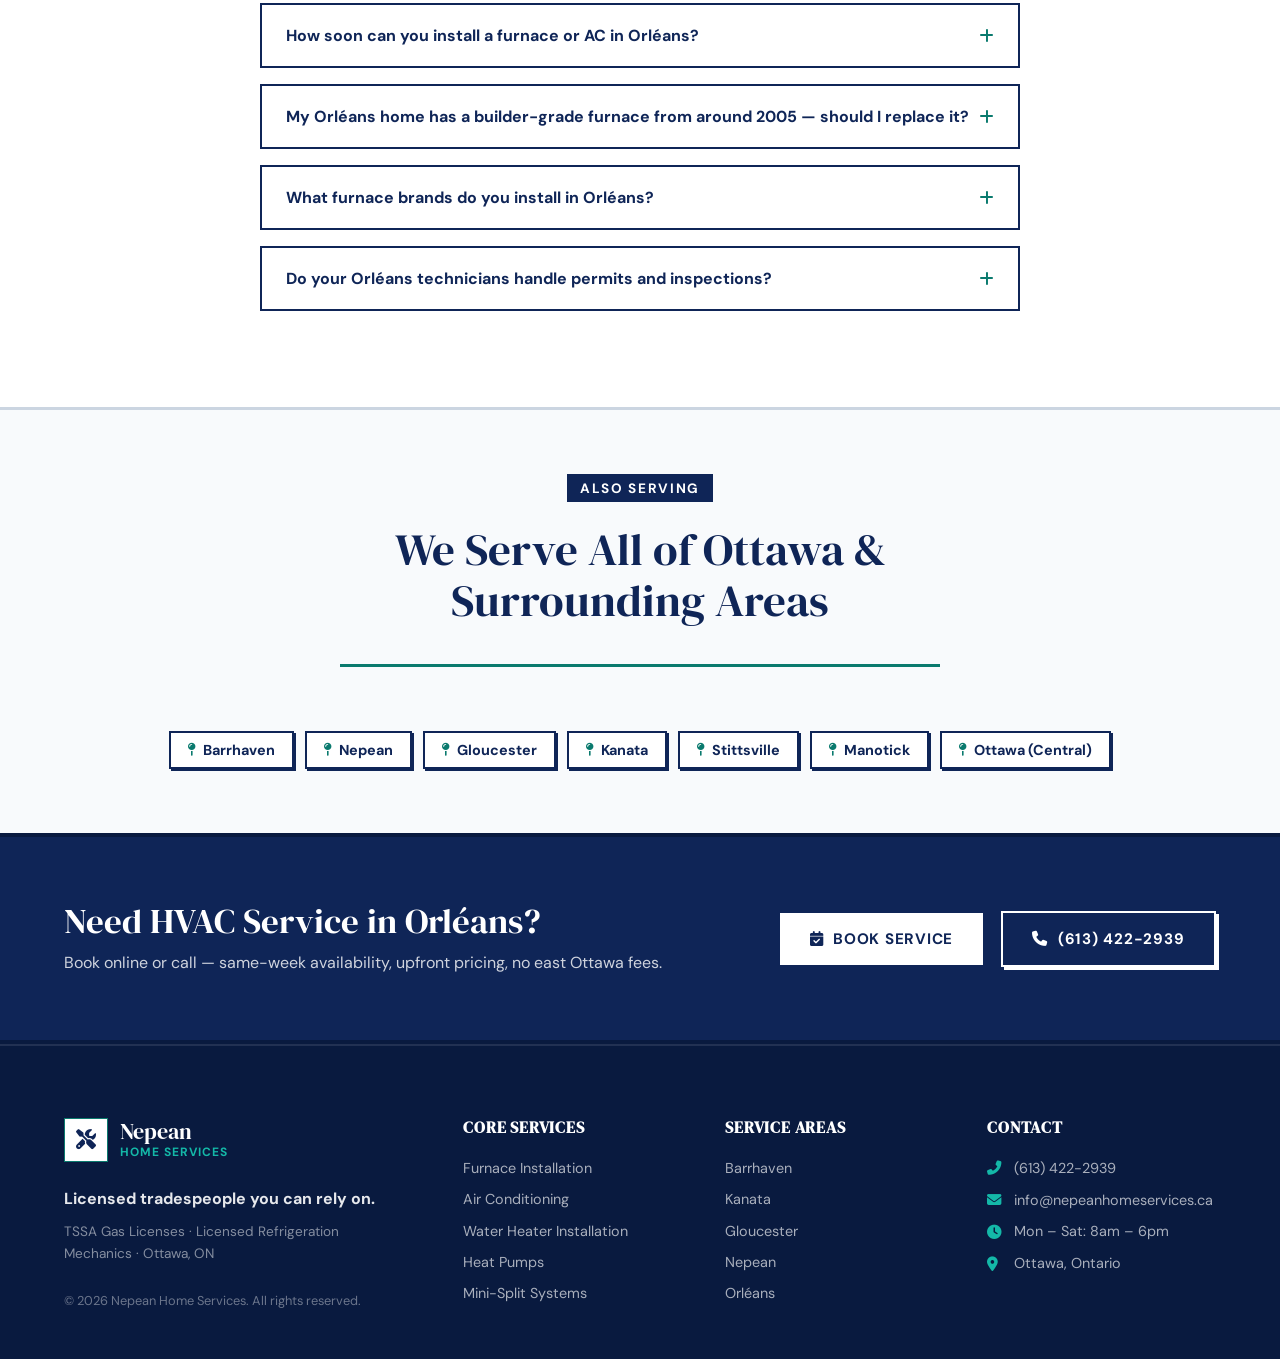
<file: locations/orleans.html>
<!DOCTYPE html>
<html lang="en">
<head>
  <meta charset="UTF-8">
  <meta name="viewport" content="width=device-width, initial-scale=1.0">
  <title>HVAC Service Orléans | Furnace, AC & Water Heater | Nepean Home Services (613) 422-2939</title>
  <meta name="description" content="Furnace installation, AC replacement, and water heater service in Orléans, Ottawa. Licensed TSSA technicians. Flat-rate pricing, same-week bookings. Call (613) 422-2939.">
  <meta name="keywords" content="HVAC Orleans, furnace installation Orleans Ottawa, AC installation Orleans, water heater Orleans, furnace replacement Orleans, air conditioner Orleans Ottawa, heating cooling Orleans, HVAC east Ottawa, Avalon furnace replacement, Chapel Hill HVAC">
  <meta name="robots" content="index, follow">
  <meta name="author" content="Nepean Home Services">
  <meta name="geo.region" content="CA-ON">
  <meta name="geo.placename" content="Orléans, Ottawa">
  <meta property="og:title" content="HVAC Service Orléans | Nepean Home Services">
  <meta property="og:description" content="Furnace, AC & water heater installation in Orléans. Licensed TSSA technicians. Flat-rate pricing. Call (613) 422-2939.">
  <meta property="og:type" content="website">
  <meta property="og:locale" content="en_CA">
  <link rel="canonical" href="https://www.nepeanhomeservices.ca/locations/orleans">
  <link rel="preconnect" href="https://fonts.googleapis.com">
  <link rel="preconnect" href="https://fonts.gstatic.com" crossorigin>
  <link href="https://fonts.googleapis.com/css2?family=DM+Serif+Display:ital@0;1&family=DM+Sans:wght@400;500;700;900&display=swap" rel="stylesheet">
  <link rel="stylesheet" href="https://cdnjs.cloudflare.com/ajax/libs/font-awesome/6.4.0/css/all.min.css">
  <link rel="stylesheet" href="../assets/css/index-style.css">

  <script type="application/ld+json">
  {
    "@context": "https://schema.org",
    "@type": "HVACBusiness",
    "name": "Nepean Home Services",
    "@id": "https://www.nepeanhomeservices.ca/#organization",
    "url": "https://www.nepeanhomeservices.ca",
    "telephone": "+1-613-422-2939",
    "priceRange": "$$",
    "address": {
      "@type": "PostalAddress",
      "addressLocality": "Ottawa",
      "addressRegion": "ON",
      "addressCountry": "CA"
    },
    "geo": { "@type": "GeoCoordinates", "latitude": 45.4677, "longitude": -75.5168 },
    "openingHoursSpecification": {
      "@type": "OpeningHoursSpecification",
      "dayOfWeek": ["Monday","Tuesday","Wednesday","Thursday","Friday","Saturday"],
      "opens": "08:00", "closes": "18:00"
    },
    "areaServed": [
      { "@type": "AdministrativeArea", "name": "Orléans" },
      { "@type": "AdministrativeArea", "name": "Avalon" },
      { "@type": "AdministrativeArea", "name": "Chapel Hill" },
      { "@type": "AdministrativeArea", "name": "Ottawa" }
    ],
    "serviceType": ["Furnace Installation", "AC Installation", "Water Heater Installation", "Heat Pump Installation"]
  }
  </script>

  <style>
    /* ── LOCATION PAGE SPECIFIC ── */
    .page-hero {
      background: var(--navy-dark);
      color: var(--white);
      padding: 5rem 0 4rem;
      border-bottom: 4px solid var(--navy);
    }
    .breadcrumb {
      display: flex;
      align-items: center;
      gap: .5rem;
      font-size: .85rem;
      color: rgba(255,255,255,.6);
      margin-bottom: 1.25rem;
    }
    .breadcrumb a { color: var(--teal-light); font-weight: 600; }
    .breadcrumb a:hover { text-decoration: underline; }
    .breadcrumb i { font-size: .7rem; }
    .page-hero h1 {
      font-size: clamp(2rem, 4.5vw, 3.4rem);
      color: var(--white);
      margin: .5rem 0 1rem;
      line-height: 1.1;
    }
    .page-hero p {
      font-size: 1.1rem;
      color: rgba(255,255,255,.85);
      max-width: 620px;
      margin-bottom: 2rem;
    }
    .page-hero-btns { display: flex; gap: 1rem; flex-wrap: wrap; }

    /* ── LOC SERVICE CARDS ── */
    .loc-services-grid {
      display: grid;
      grid-template-columns: repeat(auto-fill, minmax(260px, 1fr));
      gap: 1.25rem;
      margin-top: 2rem;
    }
    .loc-service-card {
      background: var(--white);
      border: 2px solid var(--navy);
      padding: 1.5rem;
      display: flex;
      align-items: flex-start;
      gap: 1rem;
      box-shadow: 3px 3px 0px var(--navy);
      text-decoration: none;
      color: inherit;
      transition: transform 0.15s, box-shadow 0.15s;
    }
    .loc-service-card:hover {
      transform: translate(-2px, -2px);
      box-shadow: 5px 5px 0px var(--navy);
    }
    .loc-service-icon {
      width: 44px; height: 44px;
      display: flex; align-items: center; justify-content: center;
      font-size: 1.2rem; color: var(--white); flex-shrink: 0;
      background: var(--navy);
    }
    .loc-service-card h3 { font-size: 1rem; font-weight: 700; margin: 0 0 .3rem; color: var(--navy); }
    .loc-service-card p  { font-size: .85rem; color: var(--gray-500); margin: 0; line-height: 1.5; }

    /* ── CONTENT BLOCK ── */
    .loc-content { padding: 5rem 0; background: var(--white); border-bottom: 3px solid var(--gray-100); }
    .loc-content-grid { display: grid; grid-template-columns: 1.1fr 0.9fr; gap: 4rem; align-items: start; }
    .loc-content h2 { color: var(--navy); margin-bottom: 1.25rem; }
    .loc-content p  { color: var(--gray-700); margin-bottom: 1rem; font-size: 1rem; line-height: 1.7; }
    .loc-content h3 { color: var(--navy); margin: 1.75rem 0 .75rem; font-size: 1.2rem; }
    .loc-checklist { list-style: none; display: flex; flex-direction: column; gap: .6rem; margin-bottom: 1.5rem; }
    .loc-checklist li { display: flex; align-items: flex-start; gap: .75rem; font-size: .95rem; color: var(--gray-700); }
    .loc-checklist li i { color: var(--teal); margin-top: 3px; flex-shrink: 0; }

    /* Sidebar card */
    .loc-sidebar-card {
      background: var(--off-white);
      border: 3px solid var(--navy);
      box-shadow: var(--block-shadow);
      padding: 2rem;
      position: sticky;
      top: 100px;
    }
    .loc-sidebar-card h3 { color: var(--navy); font-size: 1.3rem; margin-bottom: 1.25rem; border-bottom: 2px solid var(--navy); padding-bottom: .5rem; }
    .loc-sidebar-item { display: flex; align-items: center; gap: .75rem; padding: .85rem 0; border-bottom: 1px solid var(--gray-100); font-size: .92rem; color: var(--gray-700); }
    .loc-sidebar-item:last-of-type { border-bottom: none; }
    .loc-sidebar-item i { color: var(--teal); width: 18px; text-align: center; flex-shrink: 0; }
    .loc-sidebar-item strong { color: var(--navy); }

    /* ── NEIGHBOURHOODS ── */
    .hoods-section { padding: 4rem 0; background: var(--off-white); border-top: 3px solid var(--gray-200); border-bottom: 3px solid var(--gray-200); }
    .hoods-grid { display: flex; flex-wrap: wrap; gap: .65rem; margin-top: 1.5rem; }
    .hood-tag {
      display: inline-flex; align-items: center; gap: .4rem;
      background: var(--white); border: 2px solid var(--navy);
      color: var(--navy); padding: .45rem 1rem;
      font-size: .88rem; font-weight: 700;
      box-shadow: 2px 2px 0px var(--navy);
    }
    .hood-tag i { color: var(--teal); font-size: .8rem; }

    /* ── FAQ ── */
    .faq-section { padding: 5rem 0; background: var(--white); border-bottom: 3px solid var(--gray-200); }
    .faq-list { max-width: 760px; margin: 0 auto; }
    .faq-item { border: 2px solid var(--navy); margin-bottom: 1rem; }
    .faq-q {
      width: 100%; background: none; border: none; cursor: pointer;
      padding: 1.25rem 1.5rem; display: flex; justify-content: space-between; align-items: center;
      font-family: 'DM Sans', sans-serif; font-size: 1rem; font-weight: 700; color: var(--navy); text-align: left;
    }
    .faq-q:hover { background: var(--off-white); }
    .faq-q i { transition: transform 0.2s; flex-shrink: 0; color: var(--teal); }
    .faq-item.open .faq-q i { transform: rotate(45deg); }
    .faq-a { display: none; padding: 0 1.5rem 1.25rem; font-size: .95rem; color: var(--gray-700); line-height: 1.7; border-top: 1px solid var(--gray-100); }
    .faq-item.open .faq-a { display: block; }

    /* ── OTHER LOCATIONS ── */
    .other-locs { padding: 4rem 0; background: var(--off-white); }
    .other-locs-list { display: flex; flex-wrap: wrap; gap: .65rem; margin-top: 1.5rem; justify-content: center; }
    .other-locs-list a {
      display: inline-flex; align-items: center; gap: .4rem;
      background: var(--white); border: 2px solid var(--navy);
      color: var(--navy); padding: .5rem 1.1rem;
      font-size: .9rem; font-weight: 700;
      box-shadow: 2px 2px 0px var(--navy);
    }
    .other-locs-list a:hover { background: var(--navy); color: var(--white); }
    .other-locs-list a i { color: var(--teal); font-size: .8rem; }
    .other-locs-list a:hover i { color: var(--teal-light); }

    /* ── CTA BAND ── */
    .cta-band { background: var(--navy); padding: 4rem 0; border-top: 4px solid var(--navy-dark); border-bottom: 4px solid var(--navy-dark); }
    .cta-band-inner { display: flex; align-items: center; justify-content: space-between; gap: 2rem; flex-wrap: wrap; }
    .ctab-text h2 { color: var(--white); margin-bottom: .5rem; font-size: clamp(1.5rem, 3vw, 2.2rem); }
    .ctab-text p  { color: rgba(255,255,255,.8); font-size: 1rem; }
    .ctab-btns    { display: flex; gap: 1rem; flex-wrap: wrap; }

    @media (max-width: 768px) {
      .loc-content-grid { grid-template-columns: 1fr; }
      .cta-band-inner { flex-direction: column; text-align: center; }
      .ctab-btns { justify-content: center; }
      .loc-sidebar-card { position: static; }
    }
  </style>
</head>
<body>

  <!-- TOP BAR -->
  <div class="topbar">
    <div class="container">
      <div class="topbar-info-group">
        <span><i class="fas fa-shield-alt"></i> Licensed & Insured Technicians</span>
        <span>·</span>
        <span>All Makes & Models Serviced</span>
      </div>
      <a href="tel:6134222939" class="topbar-phone"><i class="fas fa-phone"></i> (613) 422-2939</a>
    </div>
  </div>

  <!-- HEADER -->
  <header id="header">
    <div class="container header-inner">
      <a href="../index.html" class="logo">
        <div class="logo-mark"><i class="fas fa-tools"></i></div>
        <div class="logo-text">
          <span class="logo-name">Nepean</span>
          <span class="logo-sub">Home Services</span>
        </div>
      </a>
      <nav id="nav">
        <ul class="nav-links">
          <li><a href="../index.html">Home</a></li>
          <li><a href="../index.html#services">Services</a></li>
          <li><a href="../index.html#why-us">About Us</a></li>
          <li><a href="../index.html#areas">Service Areas</a></li>
          <li><a href="../index.html#reviews">Reviews</a></li>
          <li><a href="../index.html#contact" class="nav-cta"><i class="fas fa-calendar-check"></i> Book Now</a></li>
        </ul>
      </nav>
      <button class="hamburger" id="hamburger" aria-label="Toggle menu">
        <span></span><span style="margin:4px 0;"></span><span></span>
      </button>
    </div>
  </header>

  <!-- MOBILE DRAWER -->
  <div class="mobile-drawer" id="mobileDrawer">
    <ul>
      <li><a href="../index.html" class="drawer-link">Home</a></li>
      <li><a href="../index.html#services" class="drawer-link">Services</a></li>
      <li><a href="../index.html#why-us" class="drawer-link">About Us</a></li>
      <li><a href="../index.html#areas" class="drawer-link">Service Areas</a></li>
      <li><a href="../index.html#reviews" class="drawer-link">Reviews</a></li>
      <li><a href="../index.html#contact" class="drawer-link drawer-cta">Book Service</a></li>
      <li><a href="tel:6134222939" class="drawer-link drawer-phone"><i class="fas fa-phone"></i> (613) 422-2939</a></li>
    </ul>
  </div>
  <div class="drawer-overlay" id="drawerOverlay"></div>

  <!-- PAGE HERO -->
  <section class="page-hero">
    <div class="container">
      <div class="breadcrumb">
        <a href="../index.html">Home</a>
        <i class="fas fa-chevron-right"></i>
        <a href="../index.html#areas">Service Areas</a>
        <i class="fas fa-chevron-right"></i>
        <span>Orléans</span>
      </div>
      <span class="section-label">HVAC Service in Orléans</span>
      <h1>Heating, Cooling & Water Heater Services in Orléans</h1>
      <p>Nepean Home Services delivers licensed furnace installation, AC replacement, and water heater service throughout Orléans and east Ottawa. Same-week scheduling, flat-rate pricing, and no distance fees — ever.</p>
      <div class="page-hero-btns">
        <a href="../index.html#contact" class="btn btn-primary"><i class="fas fa-calendar-check"></i> Book Service in Orléans</a>
        <a href="tel:6134222939" class="btn btn-outline"><i class="fas fa-phone"></i> (613) 422-2939</a>
      </div>
    </div>
  </section>

  <!-- STATS STRIP -->
  <div class="stats-strip">
    <div class="container">
      <div class="stats-row">
        <div class="stat-item">
          <div class="stat-big">15<span>+</span></div>
          <div class="stat-label">Years Serving Ottawa</div>
        </div>
        <div class="stat-item">
          <div class="stat-big">500<span>+</span></div>
          <div class="stat-label">Completed Installs</div>
        </div>
        <div class="stat-item">
          <div class="stat-big">5.0<span>★</span></div>
          <div class="stat-label">Google Rating</div>
        </div>
        <div class="stat-item">
          <div class="stat-big">24<span>h</span></div>
          <div class="stat-label">Emergency Response</div>
        </div>
      </div>
    </div>
  </div>

  <!-- SERVICES GRID -->
  <section style="padding: 4rem 0 3rem; background: var(--off-white); border-bottom: 3px solid var(--gray-200);">
    <div class="container">
      <div class="section-header center">
        <span class="section-label">What We Do in Orléans</span>
        <h2>All HVAC & Gas Services Available</h2>
        <p>Every service we offer — available to every Orléans address, with no east Ottawa surcharges.</p>
      </div>
      <div class="loc-services-grid">
        <a href="../index.html#contact" class="loc-service-card">
          <div class="loc-service-icon" style="background: var(--navy);"><i class="fas fa-fire"></i></div>
          <div>
            <h3>Furnace Installation & Replacement</h3>
            <p>High-efficiency gas furnace installs for Orléans' growing mix of detached and townhome builds.</p>
          </div>
        </a>
        <a href="../index.html#contact" class="loc-service-card">
          <div class="loc-service-icon" style="background: var(--teal);"><i class="fas fa-snowflake"></i></div>
          <div>
            <h3>Central Air Conditioning</h3>
            <p>AC installation and replacement with correct sizing for every Orléans home layout.</p>
          </div>
        </a>
        <a href="../index.html#contact" class="loc-service-card">
          <div class="loc-service-icon" style="background: var(--navy-mid);"><i class="fas fa-wind"></i></div>
          <div>
            <h3>Ductless Mini-Split Systems</h3>
            <p>Perfect for Orléans townhomes, basement apartments, and finished lower levels.</p>
          </div>
        </a>
        <a href="../index.html#contact" class="loc-service-card">
          <div class="loc-service-icon" style="background: var(--teal-dark);"><i class="fas fa-tint"></i></div>
          <div>
            <h3>Tankless Water Heaters</h3>
            <p>On-demand Navien and Rinnai systems — ideal for Orléans' growing family homes.</p>
          </div>
        </a>
        <a href="../index.html#contact" class="loc-service-card">
          <div class="loc-service-icon" style="background: var(--navy);"><i class="fas fa-bolt"></i></div>
          <div>
            <h3>Tank Water Heater Replacement</h3>
            <p>Gas and electric tank replacements. Same and next-day availability in Orléans.</p>
          </div>
        </a>
        <a href="../index.html#contact" class="loc-service-card">
          <div class="loc-service-icon" style="background: var(--teal);"><i class="fas fa-leaf"></i></div>
          <div>
            <h3>Heat Pumps</h3>
            <p>Cold-climate heat pump installs providing efficient year-round heating and cooling.</p>
          </div>
        </a>
      </div>
    </div>
  </section>

  <!-- MAIN CONTENT + SIDEBAR -->
  <section class="loc-content">
    <div class="container loc-content-grid">

      <!-- Left: Long-form SEO content -->
      <div>
        <span class="section-label">Orléans, East Ottawa</span>
        <h2>Your Local HVAC Experts in Orléans</h2>

        <p>Orléans is one of Ottawa's fastest-growing communities, and that growth has produced an exceptionally varied HVAC landscape. The area spans everything from Avalon's newer subdivisions — where builder-grade furnaces and air conditioners are now entering their first major service interval — to established neighbourhoods like Queenswood Heights and Fallingbrook, where homes from the 1980s and 90s are due for full system replacements. Nepean Home Services serves all of Orléans with the same licensed expertise, flat-rate pricing, and no distance surcharges applied to any east Ottawa address.</p>

        <p>Our TSSA-licensed gas fitters and certified refrigeration mechanics understand the nuances of Orléans' housing stock. Builder-installed systems in many of Avalon and Chatelaine Village's newer builds were sized for code compliance, not optimal performance — meaning they may be marginally undersized for the home's actual load or installed with minimal airflow balancing. When we replace equipment in Orléans, we conduct a proper Manual J heat load calculation and verify that duct sizing supports the new system's airflow requirements before the job starts.</p>

        <h3>Why Orléans Homeowners Choose Us</h3>
        <p>Many HVAC contractors in Ottawa treat Orléans as a distant service area and reflect that in their pricing. We don't. Orléans is an established part of our regular service territory, and every Orléans customer receives the same flat-rate, no-surprise pricing as any other Ottawa address. We quote in writing before any work begins, we don't subcontract licensed gas work, and we coordinate permits and inspections so you don't have to manage that paperwork yourself.</p>

        <ul class="loc-checklist">
          <li><i class="fas fa-check-circle"></i> TSSA-licensed gas technicians — no subcontractors for gas connections</li>
          <li><i class="fas fa-check-circle"></i> No east Ottawa distance surcharges — Orléans is a core service area</li>
          <li><i class="fas fa-check-circle"></i> Flat-rate written quotes before work begins — final price, no surprises</li>
          <li><i class="fas fa-check-circle"></i> Same-week furnace and AC installation scheduling</li>
          <li><i class="fas fa-check-circle"></i> All major brands: Lennox, Carrier, Trane, Goodman, Rheem, KeepRite</li>
          <li><i class="fas fa-check-circle"></i> Permits pulled and inspections coordinated on your behalf</li>
        </ul>

        <h3>Furnace Replacement in Orléans</h3>
        <p>Orléans has a large stock of builder-grade furnaces installed between 2000 and 2015 in subdivisions like Avalon, Chapel Hill South, and Cardinal Creek. Many of these units are now 15–20 years old and showing declining efficiency, increasing repair frequency, and in some cases cracked heat exchangers — a safety concern that warrants immediate replacement. A modern 96% AFUE condensing furnace installed in a typical Orléans two-storey will deliver meaningfully lower gas bills while maintaining even heat across all floors. We assess your ductwork condition and venting configuration as part of the process to ensure a seamless installation.</p>

        <h3>Air Conditioning & Heat Pump Installation in Orléans</h3>
        <p>Orléans faces Ottawa's full summer heat and humidity load, and the dense subdivision layouts in many of its newer communities mean homes absorb solar gain from multiple exposure angles. Getting AC sizing right is critical — an oversized system will cool quickly but fail to adequately dehumidify, leaving the home feeling clammy even at reasonable temperatures. We size every system based on your home's actual thermal envelope, not square footage rules of thumb. For Orléans homeowners seeking greater energy efficiency, cold-climate heat pump systems now offer a practical all-season alternative, capable of delivering efficient heating through Ottawa's full winter range when paired with a gas backup.</p>

        <h3>Water Heater Service in Orléans</h3>
        <p>Given the volume of residential construction in Orléans over the past two decades, a significant number of homes have water heaters approaching or past their typical 10–12 year service life. A failing water heater in a busy Orléans household — particularly those with two or more bathrooms and high hot water demand — can cause serious disruption. We stock common gas and electric tank sizes for prompt same or next-day replacement, and offer on-demand tankless conversions for households ready to upgrade to continuous hot water. Our Navien and Rinnai installations include proper gas line sizing, updated venting, and T&P valve compliance as standard.</p>
      </div>

      <!-- Right: Sidebar -->
      <div>
        <div class="loc-sidebar-card">
          <h3>Book Orléans Service</h3>
          <div class="loc-sidebar-item"><i class="fas fa-phone-alt"></i> <span><strong>Call:</strong> <a href="tel:6134222939" style="color:var(--teal);">(613) 422-2939</a></span></div>
          <div class="loc-sidebar-item"><i class="fas fa-envelope"></i> <span><strong>Email:</strong> <a href="mailto:info@nepeanhomeservices.ca" style="color:var(--teal);">info@nepeanhomeservices.ca</a></span></div>
          <div class="loc-sidebar-item"><i class="fas fa-clock"></i> <span><strong>Hours:</strong> Mon – Sat, 8am – 6pm</span></div>
          <div class="loc-sidebar-item"><i class="fas fa-calendar-check"></i> <span><strong>Scheduling:</strong> Same-week available</span></div>
          <div class="loc-sidebar-item"><i class="fas fa-map-marker-alt"></i> <span><strong>Area:</strong> All of Orléans, East Ottawa</span></div>
          <div class="loc-sidebar-item"><i class="fas fa-dollar-sign"></i> <span><strong>Pricing:</strong> Written flat-rate, no distance fees</span></div>
          <a href="../index.html#contact" class="btn btn-primary btn-full" style="margin-top:1.5rem;"><i class="fas fa-calendar-check"></i> Request a Quote</a>
          <a href="tel:6134222939" class="btn btn-white btn-full" style="margin-top:.75rem;"><i class="fas fa-phone"></i> (613) 422-2939</a>
        </div>
      </div>

    </div>
  </section>

  <!-- NEIGHBOURHOODS -->
  <section class="hoods-section">
    <div class="container">
      <div class="section-header center">
        <span class="section-label">Neighbourhoods</span>
        <h2>Orléans Neighbourhoods We Serve</h2>
        <p>We cover all of Orléans and adjacent east Ottawa communities — prompt response, no travel fees.</p>
      </div>
      <div class="hoods-grid" style="justify-content:center;">
        <span class="hood-tag"><i class="fas fa-map-pin"></i> Avalon</span>
        <span class="hood-tag"><i class="fas fa-map-pin"></i> Chapel Hill</span>
        <span class="hood-tag"><i class="fas fa-map-pin"></i> Queenswood Heights</span>
        <span class="hood-tag"><i class="fas fa-map-pin"></i> Fallingbrook</span>
        <span class="hood-tag"><i class="fas fa-map-pin"></i> Cardinal Creek</span>
        <span class="hood-tag"><i class="fas fa-map-pin"></i> Chatelaine Village</span>
        <span class="hood-tag"><i class="fas fa-map-pin"></i> Convent Glen</span>
        <span class="hood-tag"><i class="fas fa-map-pin"></i> Jeanne d'Arc</span>
      </div>
    </div>
  </section>

  <!-- FAQ -->
  <section class="faq-section">
    <div class="container">
      <div class="section-header center">
        <span class="section-label">FAQ</span>
        <h2>Questions About HVAC Service in Orléans</h2>
      </div>
      <div class="faq-list">
        <div class="faq-item">
          <button class="faq-q">Do you charge extra to service homes in Orléans? <i class="fas fa-plus"></i></button>
          <div class="faq-a">No. Orléans is a core part of our service area. There are absolutely no distance fees, east Ottawa surcharges, or travel fees — you receive the same flat-rate pricing as any other Ottawa customer.</div>
        </div>
        <div class="faq-item">
          <button class="faq-q">How soon can you install a furnace or AC in Orléans? <i class="fas fa-plus"></i></button>
          <div class="faq-a">We typically offer same-week installation slots. For urgent no-heat situations, call us directly at (613) 422-2939 and we'll prioritize your booking. Next-day scheduling is often possible for emergency replacement situations.</div>
        </div>
        <div class="faq-item">
          <button class="faq-q">My Orléans home has a builder-grade furnace from around 2005 — should I replace it? <i class="fas fa-plus"></i></button>
          <div class="faq-a">A furnace from that era is now 20+ years old and likely operating at declining efficiency — many mid-efficiency units from that period are 80% AFUE or lower. A modern high-efficiency replacement can reduce your gas bill by 25–35% and eliminate the risk of an unexpected failure in the middle of an Ottawa winter. We're happy to do a no-obligation assessment.</div>
        </div>
        <div class="faq-item">
          <button class="faq-q">What furnace brands do you install in Orléans? <i class="fas fa-plus"></i></button>
          <div class="faq-a">We install all major brands including Lennox, Carrier, Trane, Goodman, KeepRite, Rheem, and Bryant. We select the right fit for your home's layout and budget — not based on our margins.</div>
        </div>
        <div class="faq-item">
          <button class="faq-q">Do your Orléans technicians handle permits and inspections? <i class="fas fa-plus"></i></button>
          <div class="faq-a">Yes. We pull all required City of Ottawa building permits and coordinate the mechanical inspection on your behalf. You don't need to manage any of that paperwork — we handle it as part of every installation.</div>
        </div>
      </div>
    </div>
  </section>

  <!-- OTHER LOCATIONS -->
  <section class="other-locs">
    <div class="container">
      <div class="section-header center">
        <span class="section-label">Also Serving</span>
        <h2>We Serve All of Ottawa & Surrounding Areas</h2>
      </div>
      <ul class="other-locs-list">
        <li><a href="barrhaven.html"><i class="fas fa-map-pin"></i> Barrhaven</a></li>
        <li><a href="nepean.html"><i class="fas fa-map-pin"></i> Nepean</a></li>
        <li><a href="gloucester.html"><i class="fas fa-map-pin"></i> Gloucester</a></li>
        <li><a href="kanata.html"><i class="fas fa-map-pin"></i> Kanata</a></li>
        <li><a href="stittsville.html"><i class="fas fa-map-pin"></i> Stittsville</a></li>
        <li><a href="manotick.html"><i class="fas fa-map-pin"></i> Manotick</a></li>
        <li><a href="ottawa.html"><i class="fas fa-map-pin"></i> Ottawa (Central)</a></li>
      </ul>
    </div>
  </section>

  <!-- CTA BAND -->
  <div class="cta-band">
    <div class="container cta-band-inner">
      <div class="ctab-text">
        <h2>Need HVAC Service in Orléans?</h2>
        <p>Book online or call — same-week availability, upfront pricing, no east Ottawa fees.</p>
      </div>
      <div class="ctab-btns">
        <a href="../index.html#contact" class="btn btn-white"><i class="fas fa-calendar-check"></i> Book Service</a>
        <a href="tel:6134222939" class="btn btn-outline-white"><i class="fas fa-phone"></i> (613) 422-2939</a>
      </div>
    </div>
  </div>

  <!-- FOOTER -->
  <footer>
    <div class="container footer-inner">
      <div class="footer-brand">
        <div class="footer-logo">
          <div class="logo-mark"><i class="fas fa-tools"></i></div>
          <div class="logo-text">
            <span class="logo-name">Nepean</span>
            <span class="logo-sub">Home Services</span>
          </div>
        </div>
        <p class="footer-tagline">Licensed tradespeople you can rely on.</p>
        <p class="footer-cert">TSSA Gas Licenses · Licensed Refrigeration Mechanics · Ottawa, ON</p>
        <p class="footer-copy">&copy; 2026 Nepean Home Services. All rights reserved.</p>
      </div>
      <div class="footer-col">
        <h4>Core Services</h4>
        <ul>
          <li><a href="../index.html#services">Furnace Installation</a></li>
          <li><a href="../index.html#services">Air Conditioning</a></li>
          <li><a href="../index.html#services">Water Heater Installation</a></li>
          <li><a href="../index.html#services">Heat Pumps</a></li>
          <li><a href="../index.html#services">Mini-Split Systems</a></li>
        </ul>
      </div>
      <div class="footer-col">
        <h4>Service Areas</h4>
        <ul>
          <li><a href="barrhaven.html">Barrhaven</a></li>
          <li><a href="kanata.html">Kanata</a></li>
          <li><a href="gloucester.html">Gloucester</a></li>
          <li><a href="nepean.html">Nepean</a></li>
          <li><a href="orleans.html">Orléans</a></li>
        </ul>
      </div>
      <div class="footer-col">
        <h4>Contact</h4>
        <address>
          <p><i class="fas fa-phone-alt"></i> <a href="tel:6134222939">(613) 422-2939</a></p>
          <p><i class="fas fa-envelope"></i> <a href="mailto:info@nepeanhomeservices.ca">info@nepeanhomeservices.ca</a></p>
          <p><i class="fas fa-clock"></i> Mon – Sat: 8am – 6pm</p>
          <p><i class="fas fa-map-marker-alt"></i> Ottawa, Ontario</p>
        </address>
      </div>
    </div>
  </footer>

  <a href="tel:6134222939" class="sticky-call" id="stickyCall">
    <i class="fas fa-phone"></i>
    <span>(613) 422-2939</span>
  </a>

  <script>
    document.addEventListener('DOMContentLoaded', () => {
      const hamburger = document.getElementById('hamburger');
      const mobileDrawer = document.getElementById('mobileDrawer');
      const drawerOverlay = document.getElementById('drawerOverlay');
      function openDrawer() { mobileDrawer.classList.add('open'); drawerOverlay.classList.add('open'); document.body.style.overflow = 'hidden'; }
      function closeDrawer() { mobileDrawer.classList.remove('open'); drawerOverlay.classList.remove('open'); document.body.style.overflow = ''; }
      hamburger.addEventListener('click', () => mobileDrawer.classList.contains('open') ? closeDrawer() : openDrawer());
      drawerOverlay.addEventListener('click', closeDrawer);
      document.querySelectorAll('.drawer-link').forEach(l => l.addEventListener('click', closeDrawer));

      // FAQ accordion
      document.querySelectorAll('.faq-item').forEach(item => {
        item.querySelector('.faq-q').addEventListener('click', () => {
          const isOpen = item.classList.contains('open');
          document.querySelectorAll('.faq-item').forEach(i => i.classList.remove('open'));
          if (!isOpen) item.classList.add('open');
        });
      });

      // Sticky call button
      const stickyCall = document.getElementById('stickyCall');
      if (stickyCall) {
        window.addEventListener('scroll', () => {
          stickyCall.style.display = window.scrollY > 450 ? 'flex' : 'none';
        }, { passive: true });
      }
    });
  </script>
</body>
</html>
</file>
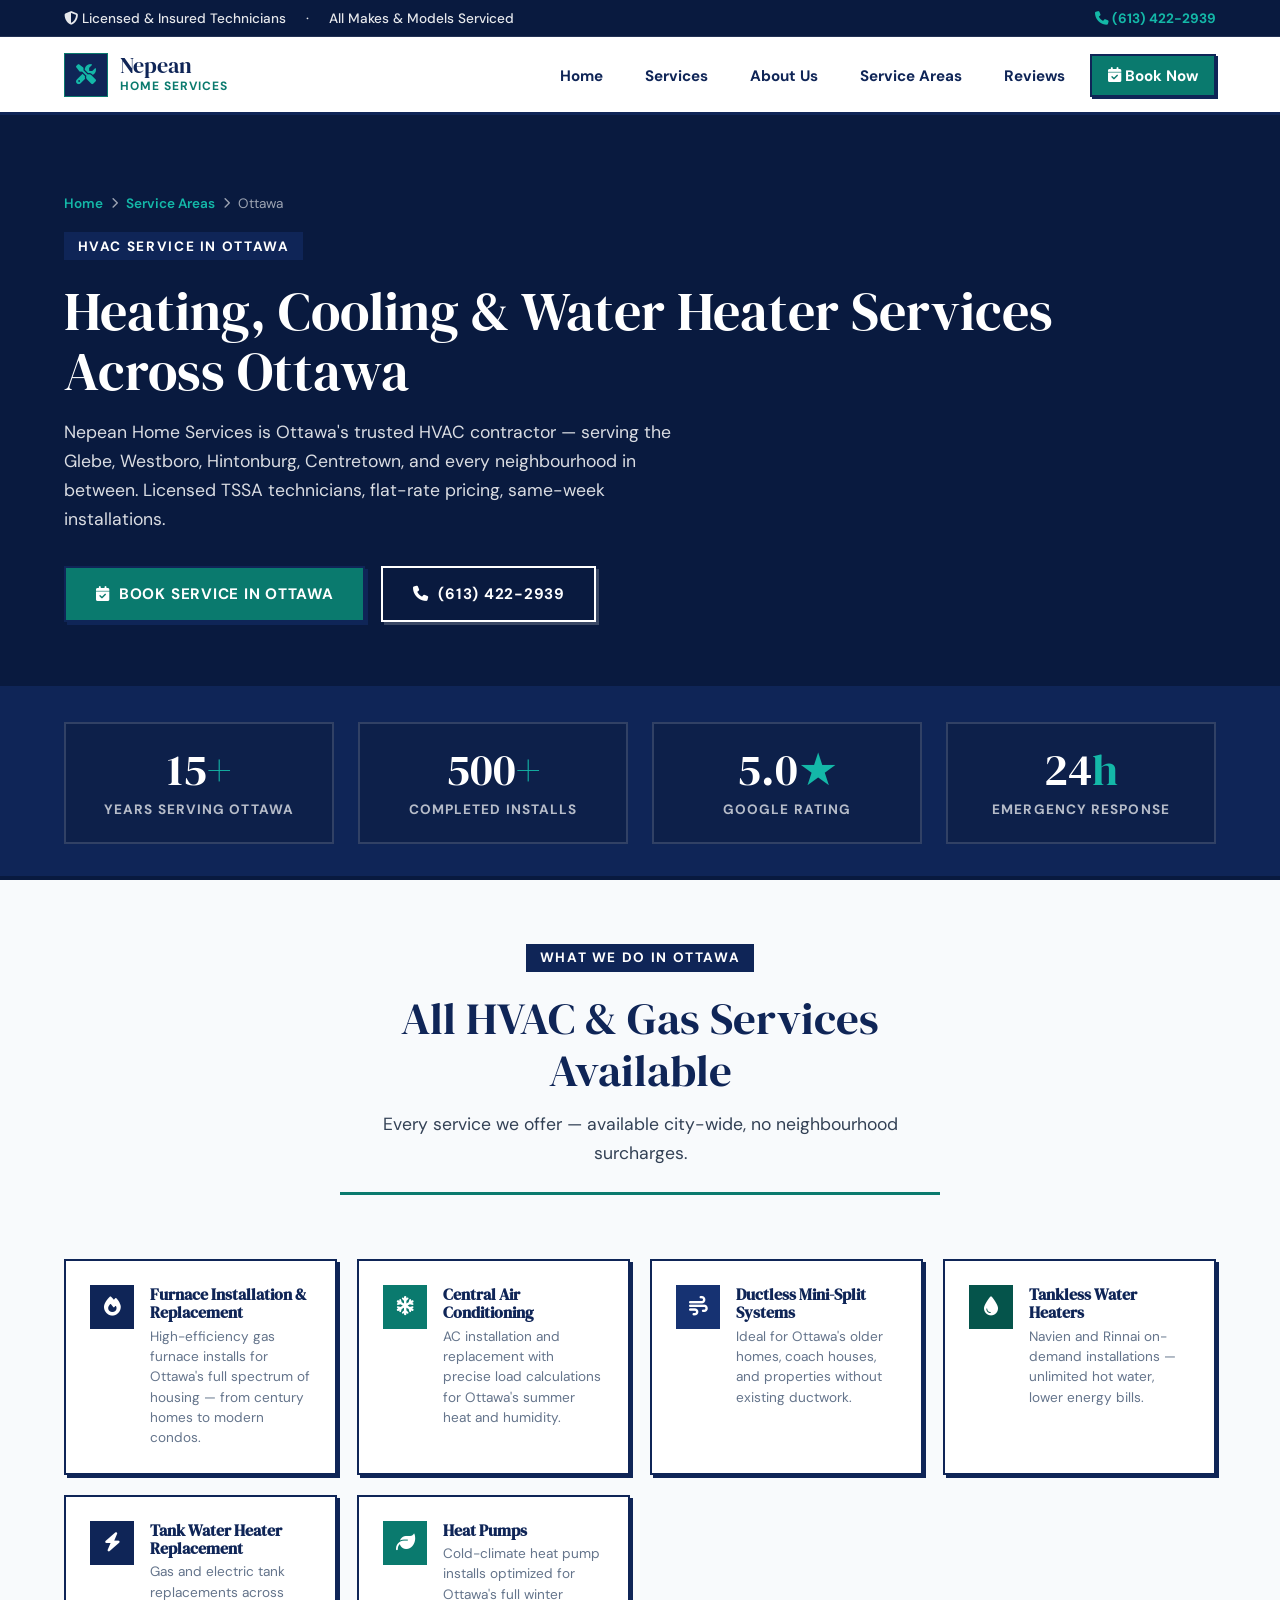
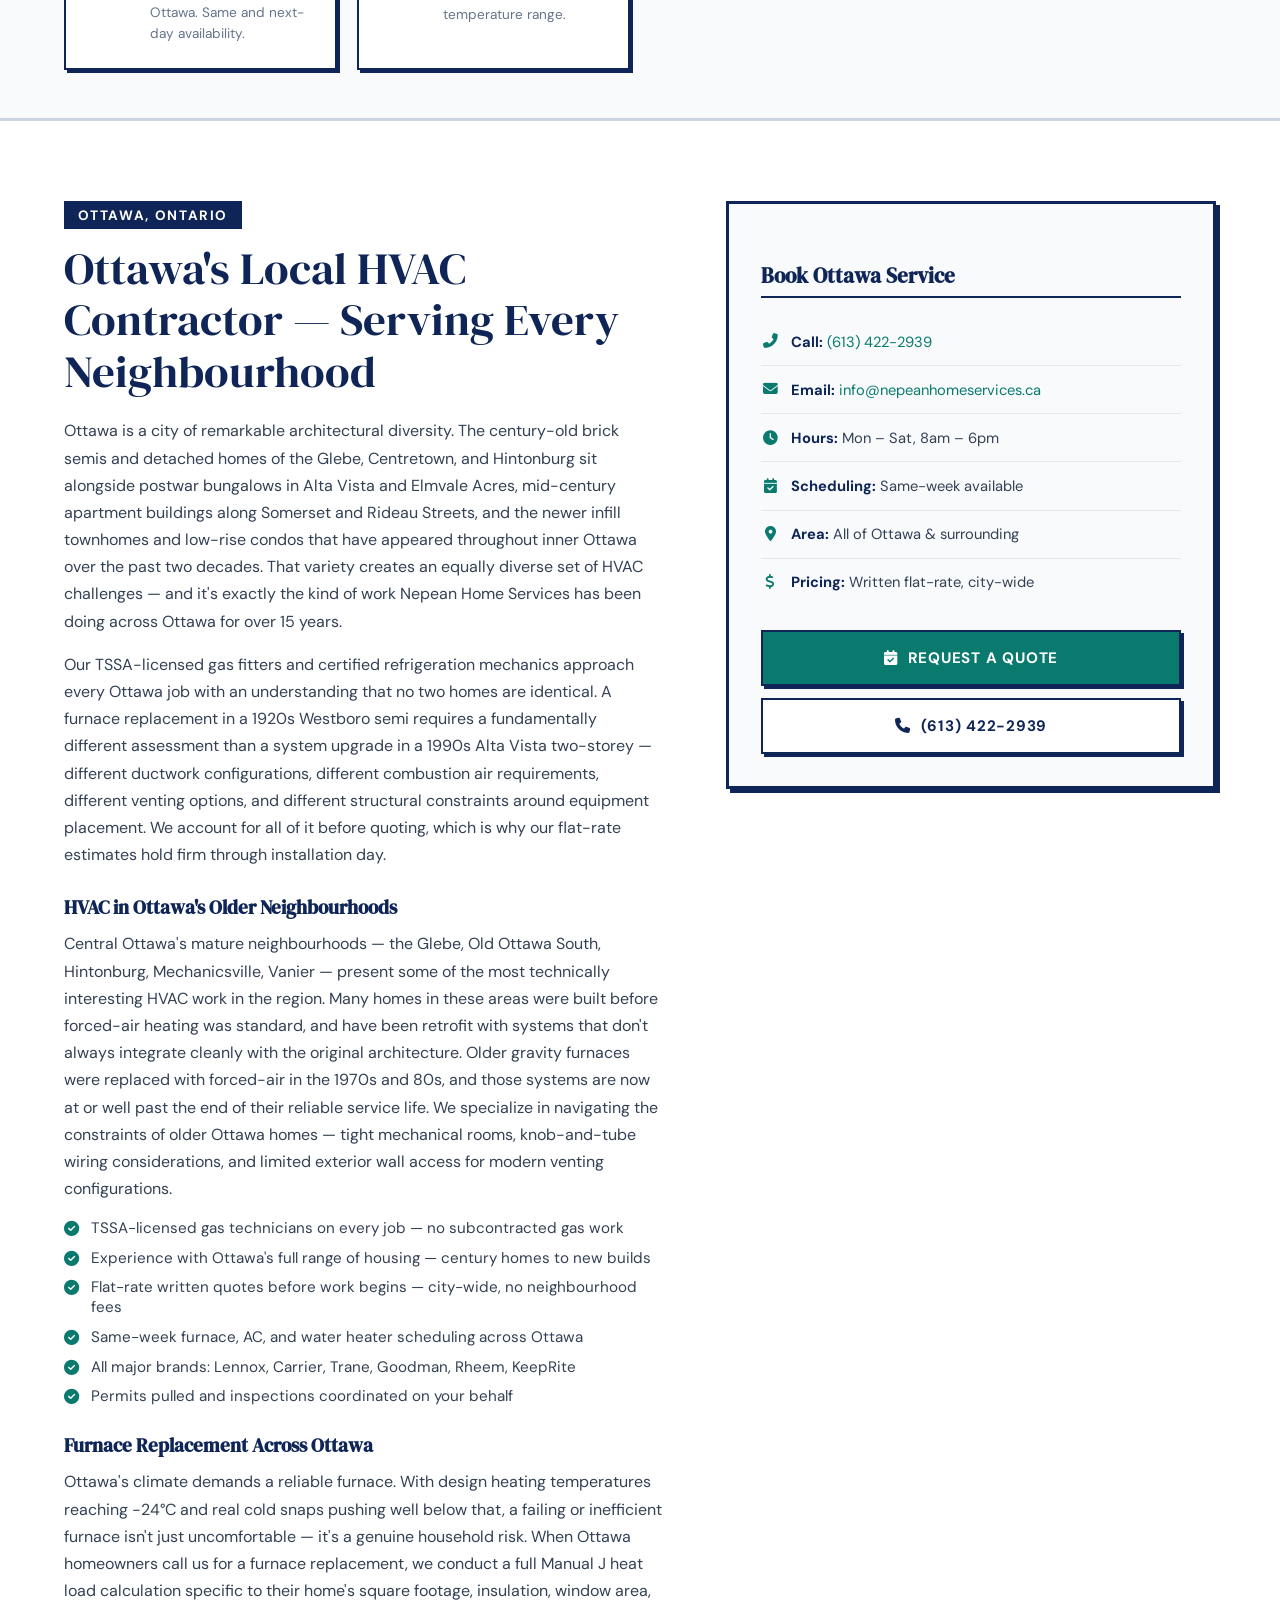
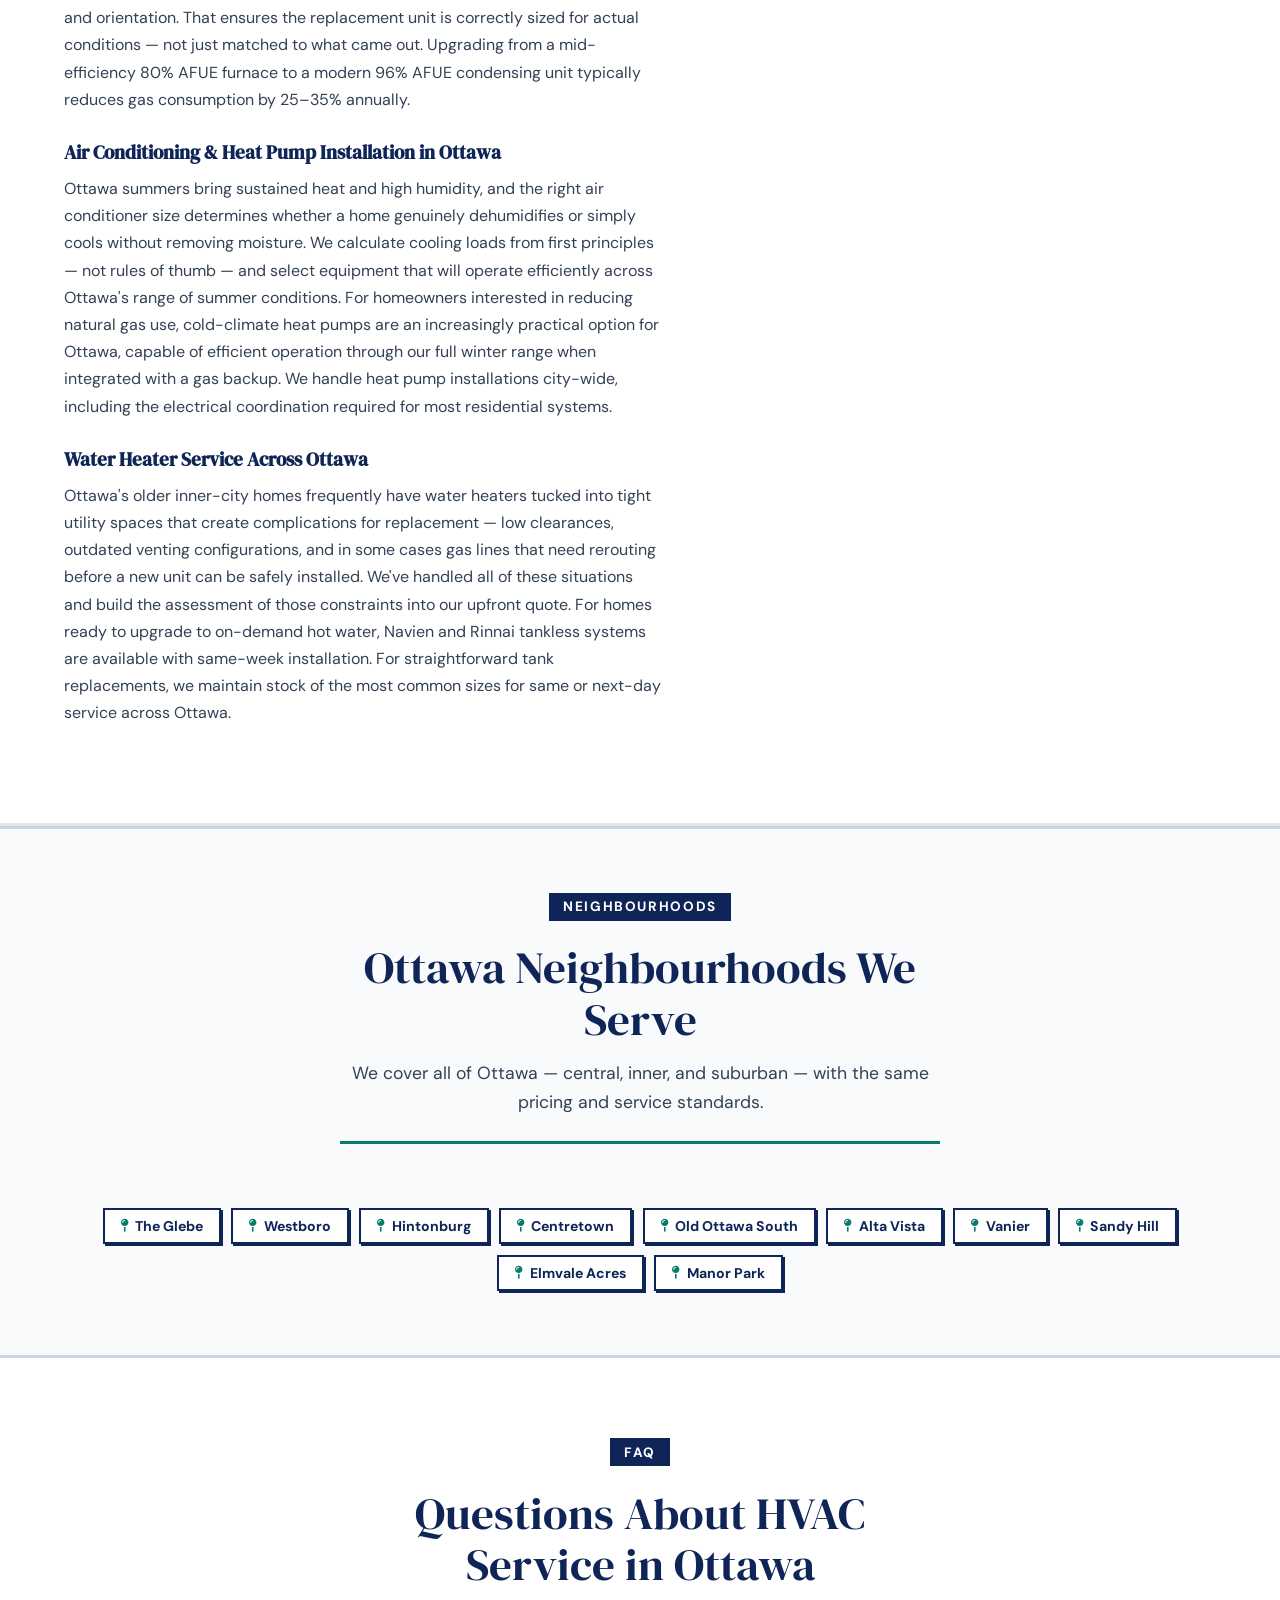
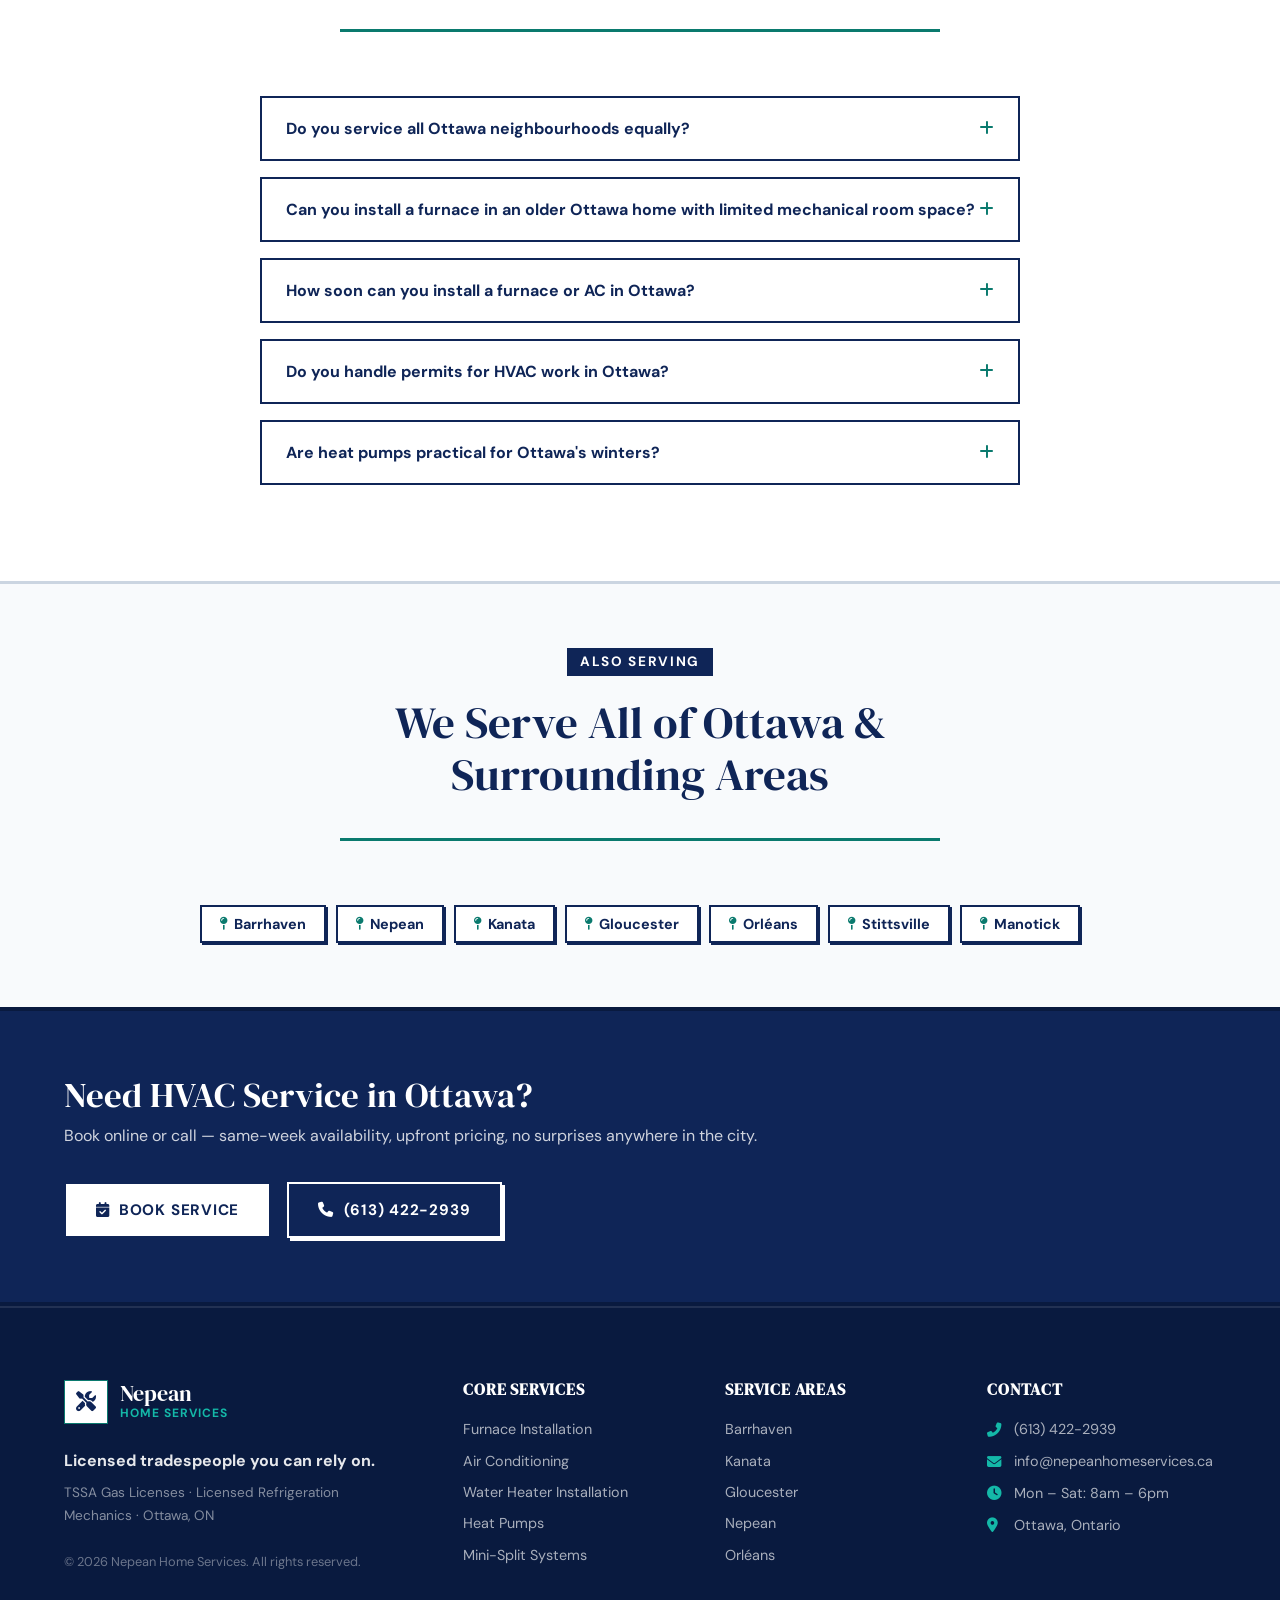
<file: locations/ottawa.html>
<!DOCTYPE html>
<html lang="en">
<head>
  <meta charset="UTF-8">
  <meta name="viewport" content="width=device-width, initial-scale=1.0">
  <title>HVAC Service Ottawa | Furnace, AC & Water Heater | Nepean Home Services (613) 422-2939</title>
  <meta name="description" content="Furnace installation, AC replacement, and water heater service in Ottawa. Licensed TSSA technicians serving the Glebe, Westboro, Hintonburg & more. Flat-rate pricing, same-week bookings. Call (613) 422-2939.">
  <meta name="keywords" content="HVAC Ottawa, furnace installation Ottawa, AC installation Ottawa, water heater Ottawa, furnace replacement Ottawa, air conditioner Ottawa, HVAC central Ottawa, heating cooling Ottawa, Westboro furnace, Glebe HVAC, Hintonburg furnace replacement, Ottawa HVAC contractor">
  <meta name="robots" content="index, follow">
  <meta name="author" content="Nepean Home Services">
  <meta name="geo.region" content="CA-ON">
  <meta name="geo.placename" content="Ottawa, Ontario">
  <meta property="og:title" content="HVAC Service Ottawa | Nepean Home Services">
  <meta property="og:description" content="Furnace, AC & water heater installation across Ottawa. Licensed TSSA technicians. Flat-rate pricing. Call (613) 422-2939.">
  <meta property="og:type" content="website">
  <meta property="og:locale" content="en_CA">
  <link rel="canonical" href="https://www.nepeanhomeservices.ca/locations/ottawa">
  <link rel="preconnect" href="https://fonts.googleapis.com">
  <link rel="preconnect" href="https://fonts.gstatic.com" crossorigin>
  <link href="https://fonts.googleapis.com/css2?family=DM+Serif+Display:ital@0;1&family=DM+Sans:wght@400;500;700;900&display=swap" rel="stylesheet">
  <link rel="stylesheet" href="https://cdnjs.cloudflare.com/ajax/libs/font-awesome/6.4.0/css/all.min.css">
  <link rel="stylesheet" href="../assets/css/index-style.css">

  <script type="application/ld+json">
  {
    "@context": "https://schema.org",
    "@type": "HVACBusiness",
    "name": "Nepean Home Services",
    "@id": "https://www.nepeanhomeservices.ca/#organization",
    "url": "https://www.nepeanhomeservices.ca",
    "telephone": "+1-613-422-2939",
    "priceRange": "$$",
    "address": {
      "@type": "PostalAddress",
      "addressLocality": "Ottawa",
      "addressRegion": "ON",
      "addressCountry": "CA"
    },
    "geo": { "@type": "GeoCoordinates", "latitude": 45.4215, "longitude": -75.6972 },
    "openingHoursSpecification": {
      "@type": "OpeningHoursSpecification",
      "dayOfWeek": ["Monday","Tuesday","Wednesday","Thursday","Friday","Saturday"],
      "opens": "08:00", "closes": "18:00"
    },
    "areaServed": [
      { "@type": "AdministrativeArea", "name": "Ottawa" },
      { "@type": "AdministrativeArea", "name": "Westboro" },
      { "@type": "AdministrativeArea", "name": "The Glebe" },
      { "@type": "AdministrativeArea", "name": "Hintonburg" },
      { "@type": "AdministrativeArea", "name": "Centretown" }
    ],
    "serviceType": ["Furnace Installation", "AC Installation", "Water Heater Installation", "Heat Pump Installation", "Mini-Split Installation"]
  }
  </script>

  <style>
    .page-hero {
      background: var(--navy-dark);
      color: var(--white);
      padding: 5rem 0 4rem;
      border-bottom: 4px solid var(--navy);
    }
    .breadcrumb {
      display: flex;
      align-items: center;
      gap: .5rem;
      font-size: .85rem;
      color: rgba(255,255,255,.6);
      margin-bottom: 1.25rem;
    }
    .breadcrumb a { color: var(--teal-light); font-weight: 600; }
    .breadcrumb a:hover { text-decoration: underline; }
    .breadcrumb i { font-size: .7rem; }
    .page-hero h1 {
      font-size: clamp(2rem, 4.5vw, 3.4rem);
      color: var(--white);
      margin: .5rem 0 1rem;
      line-height: 1.1;
    }
    .page-hero p {
      font-size: 1.1rem;
      color: rgba(255,255,255,.85);
      max-width: 620px;
      margin-bottom: 2rem;
    }
    .page-hero-btns { display: flex; gap: 1rem; flex-wrap: wrap; }

    .loc-services-grid {
      display: grid;
      grid-template-columns: repeat(auto-fill, minmax(260px, 1fr));
      gap: 1.25rem;
      margin-top: 2rem;
    }
    .loc-service-card {
      background: var(--white);
      border: 2px solid var(--navy);
      padding: 1.5rem;
      display: flex;
      align-items: flex-start;
      gap: 1rem;
      box-shadow: 3px 3px 0px var(--navy);
      text-decoration: none;
      color: inherit;
      transition: transform 0.15s, box-shadow 0.15s;
    }
    .loc-service-card:hover {
      transform: translate(-2px, -2px);
      box-shadow: 5px 5px 0px var(--navy);
    }
    .loc-service-icon {
      width: 44px; height: 44px;
      display: flex; align-items: center; justify-content: center;
      font-size: 1.2rem; color: var(--white); flex-shrink: 0;
      background: var(--navy);
    }
    .loc-service-card h3 { font-size: 1rem; font-weight: 700; margin: 0 0 .3rem; color: var(--navy); }
    .loc-service-card p  { font-size: .85rem; color: var(--gray-500); margin: 0; line-height: 1.5; }

    .loc-content { padding: 5rem 0; background: var(--white); border-bottom: 3px solid var(--gray-100); }
    .loc-content-grid { display: grid; grid-template-columns: 1.1fr 0.9fr; gap: 4rem; align-items: start; }
    .loc-content h2 { color: var(--navy); margin-bottom: 1.25rem; }
    .loc-content p  { color: var(--gray-700); margin-bottom: 1rem; font-size: 1rem; line-height: 1.7; }
    .loc-content h3 { color: var(--navy); margin: 1.75rem 0 .75rem; font-size: 1.2rem; }
    .loc-checklist { list-style: none; display: flex; flex-direction: column; gap: .6rem; margin-bottom: 1.5rem; }
    .loc-checklist li { display: flex; align-items: flex-start; gap: .75rem; font-size: .95rem; color: var(--gray-700); }
    .loc-checklist li i { color: var(--teal); margin-top: 3px; flex-shrink: 0; }

    .loc-sidebar-card {
      background: var(--off-white);
      border: 3px solid var(--navy);
      box-shadow: var(--block-shadow);
      padding: 2rem;
      position: sticky;
      top: 100px;
    }
    .loc-sidebar-card h3 { color: var(--navy); font-size: 1.3rem; margin-bottom: 1.25rem; border-bottom: 2px solid var(--navy); padding-bottom: .5rem; }
    .loc-sidebar-item { display: flex; align-items: center; gap: .75rem; padding: .85rem 0; border-bottom: 1px solid var(--gray-100); font-size: .92rem; color: var(--gray-700); }
    .loc-sidebar-item:last-of-type { border-bottom: none; }
    .loc-sidebar-item i { color: var(--teal); width: 18px; text-align: center; flex-shrink: 0; }
    .loc-sidebar-item strong { color: var(--navy); }

    .hoods-section { padding: 4rem 0; background: var(--off-white); border-top: 3px solid var(--gray-200); border-bottom: 3px solid var(--gray-200); }
    .hoods-grid { display: flex; flex-wrap: wrap; gap: .65rem; margin-top: 1.5rem; }
    .hood-tag {
      display: inline-flex; align-items: center; gap: .4rem;
      background: var(--white); border: 2px solid var(--navy);
      color: var(--navy); padding: .45rem 1rem;
      font-size: .88rem; font-weight: 700;
      box-shadow: 2px 2px 0px var(--navy);
    }
    .hood-tag i { color: var(--teal); font-size: .8rem; }

    .faq-section { padding: 5rem 0; background: var(--white); border-bottom: 3px solid var(--gray-200); }
    .faq-list { max-width: 760px; margin: 0 auto; }
    .faq-item { border: 2px solid var(--navy); margin-bottom: 1rem; }
    .faq-q {
      width: 100%; background: none; border: none; cursor: pointer;
      padding: 1.25rem 1.5rem; display: flex; justify-content: space-between; align-items: center;
      font-family: 'DM Sans', sans-serif; font-size: 1rem; font-weight: 700; color: var(--navy); text-align: left;
    }
    .faq-q:hover { background: var(--off-white); }
    .faq-q i { transition: transform 0.2s; flex-shrink: 0; color: var(--teal); }
    .faq-item.open .faq-q i { transform: rotate(45deg); }
    .faq-a { display: none; padding: 0 1.5rem 1.25rem; font-size: .95rem; color: var(--gray-700); line-height: 1.7; border-top: 1px solid var(--gray-100); }
    .faq-item.open .faq-a { display: block; }

    .other-locs { padding: 4rem 0; background: var(--off-white); }
    .other-locs-list { display: flex; flex-wrap: wrap; gap: .65rem; margin-top: 1.5rem; justify-content: center; }
    .other-locs-list a {
      display: inline-flex; align-items: center; gap: .4rem;
      background: var(--white); border: 2px solid var(--navy);
      color: var(--navy); padding: .5rem 1.1rem;
      font-size: .9rem; font-weight: 700;
      box-shadow: 2px 2px 0px var(--navy);
    }
    .other-locs-list a:hover { background: var(--navy); color: var(--white); }
    .other-locs-list a i { color: var(--teal); font-size: .8rem; }
    .other-locs-list a:hover i { color: var(--teal-light); }

    .cta-band { background: var(--navy); padding: 4rem 0; border-top: 4px solid var(--navy-dark); border-bottom: 4px solid var(--navy-dark); }
    .cta-band-inner { display: flex; align-items: center; justify-content: space-between; gap: 2rem; flex-wrap: wrap; }
    .ctab-text h2 { color: var(--white); margin-bottom: .5rem; font-size: clamp(1.5rem, 3vw, 2.2rem); }
    .ctab-text p  { color: rgba(255,255,255,.8); font-size: 1rem; }
    .ctab-btns    { display: flex; gap: 1rem; flex-wrap: wrap; }

    @media (max-width: 768px) {
      .loc-content-grid { grid-template-columns: 1fr; }
      .cta-band-inner { flex-direction: column; text-align: center; }
      .ctab-btns { justify-content: center; }
      .loc-sidebar-card { position: static; }
    }
  </style>
</head>
<body>

  <!-- TOP BAR -->
  <div class="topbar">
    <div class="container">
      <div class="topbar-info-group">
        <span><i class="fas fa-shield-alt"></i> Licensed & Insured Technicians</span>
        <span>·</span>
        <span>All Makes & Models Serviced</span>
      </div>
      <a href="tel:6134222939" class="topbar-phone"><i class="fas fa-phone"></i> (613) 422-2939</a>
    </div>
  </div>

  <!-- HEADER -->
  <header id="header">
    <div class="container header-inner">
      <a href="../index.html" class="logo">
        <div class="logo-mark"><i class="fas fa-tools"></i></div>
        <div class="logo-text">
          <span class="logo-name">Nepean</span>
          <span class="logo-sub">Home Services</span>
        </div>
      </a>
      <nav id="nav">
        <ul class="nav-links">
          <li><a href="../index.html">Home</a></li>
          <li><a href="../index.html#services">Services</a></li>
          <li><a href="../index.html#why-us">About Us</a></li>
          <li><a href="../index.html#areas">Service Areas</a></li>
          <li><a href="../index.html#reviews">Reviews</a></li>
          <li><a href="../index.html#contact" class="nav-cta"><i class="fas fa-calendar-check"></i> Book Now</a></li>
        </ul>
      </nav>
      <button class="hamburger" id="hamburger" aria-label="Toggle menu">
        <span></span><span style="margin:4px 0;"></span><span></span>
      </button>
    </div>
  </header>

  <!-- MOBILE DRAWER -->
  <div class="mobile-drawer" id="mobileDrawer">
    <ul>
      <li><a href="../index.html" class="drawer-link">Home</a></li>
      <li><a href="../index.html#services" class="drawer-link">Services</a></li>
      <li><a href="../index.html#why-us" class="drawer-link">About Us</a></li>
      <li><a href="../index.html#areas" class="drawer-link">Service Areas</a></li>
      <li><a href="../index.html#reviews" class="drawer-link">Reviews</a></li>
      <li><a href="../index.html#contact" class="drawer-link drawer-cta">Book Service</a></li>
      <li><a href="tel:6134222939" class="drawer-link drawer-phone"><i class="fas fa-phone"></i> (613) 422-2939</a></li>
    </ul>
  </div>
  <div class="drawer-overlay" id="drawerOverlay"></div>

  <!-- PAGE HERO -->
  <section class="page-hero">
    <div class="container">
      <div class="breadcrumb">
        <a href="../index.html">Home</a>
        <i class="fas fa-chevron-right"></i>
        <a href="../index.html#areas">Service Areas</a>
        <i class="fas fa-chevron-right"></i>
        <span>Ottawa</span>
      </div>
      <span class="section-label">HVAC Service in Ottawa</span>
      <h1>Heating, Cooling & Water Heater Services Across Ottawa</h1>
      <p>Nepean Home Services is Ottawa's trusted HVAC contractor — serving the Glebe, Westboro, Hintonburg, Centretown, and every neighbourhood in between. Licensed TSSA technicians, flat-rate pricing, same-week installations.</p>
      <div class="page-hero-btns">
        <a href="../index.html#contact" class="btn btn-primary"><i class="fas fa-calendar-check"></i> Book Service in Ottawa</a>
        <a href="tel:6134222939" class="btn btn-outline"><i class="fas fa-phone"></i> (613) 422-2939</a>
      </div>
    </div>
  </section>

  <!-- STATS STRIP -->
  <div class="stats-strip">
    <div class="container">
      <div class="stats-row">
        <div class="stat-item">
          <div class="stat-big">15<span>+</span></div>
          <div class="stat-label">Years Serving Ottawa</div>
        </div>
        <div class="stat-item">
          <div class="stat-big">500<span>+</span></div>
          <div class="stat-label">Completed Installs</div>
        </div>
        <div class="stat-item">
          <div class="stat-big">5.0<span>★</span></div>
          <div class="stat-label">Google Rating</div>
        </div>
        <div class="stat-item">
          <div class="stat-big">24<span>h</span></div>
          <div class="stat-label">Emergency Response</div>
        </div>
      </div>
    </div>
  </div>

  <!-- SERVICES GRID -->
  <section style="padding: 4rem 0 3rem; background: var(--off-white); border-bottom: 3px solid var(--gray-200);">
    <div class="container">
      <div class="section-header center">
        <span class="section-label">What We Do in Ottawa</span>
        <h2>All HVAC & Gas Services Available</h2>
        <p>Every service we offer — available city-wide, no neighbourhood surcharges.</p>
      </div>
      <div class="loc-services-grid">
        <a href="../index.html#contact" class="loc-service-card">
          <div class="loc-service-icon" style="background: var(--navy);"><i class="fas fa-fire"></i></div>
          <div>
            <h3>Furnace Installation & Replacement</h3>
            <p>High-efficiency gas furnace installs for Ottawa's full spectrum of housing — from century homes to modern condos.</p>
          </div>
        </a>
        <a href="../index.html#contact" class="loc-service-card">
          <div class="loc-service-icon" style="background: var(--teal);"><i class="fas fa-snowflake"></i></div>
          <div>
            <h3>Central Air Conditioning</h3>
            <p>AC installation and replacement with precise load calculations for Ottawa's summer heat and humidity.</p>
          </div>
        </a>
        <a href="../index.html#contact" class="loc-service-card">
          <div class="loc-service-icon" style="background: var(--navy-mid);"><i class="fas fa-wind"></i></div>
          <div>
            <h3>Ductless Mini-Split Systems</h3>
            <p>Ideal for Ottawa's older homes, coach houses, and properties without existing ductwork.</p>
          </div>
        </a>
        <a href="../index.html#contact" class="loc-service-card">
          <div class="loc-service-icon" style="background: var(--teal-dark);"><i class="fas fa-tint"></i></div>
          <div>
            <h3>Tankless Water Heaters</h3>
            <p>Navien and Rinnai on-demand installations — unlimited hot water, lower energy bills.</p>
          </div>
        </a>
        <a href="../index.html#contact" class="loc-service-card">
          <div class="loc-service-icon" style="background: var(--navy);"><i class="fas fa-bolt"></i></div>
          <div>
            <h3>Tank Water Heater Replacement</h3>
            <p>Gas and electric tank replacements across Ottawa. Same and next-day availability.</p>
          </div>
        </a>
        <a href="../index.html#contact" class="loc-service-card">
          <div class="loc-service-icon" style="background: var(--teal);"><i class="fas fa-leaf"></i></div>
          <div>
            <h3>Heat Pumps</h3>
            <p>Cold-climate heat pump installs optimized for Ottawa's full winter temperature range.</p>
          </div>
        </a>
      </div>
    </div>
  </section>

  <!-- MAIN CONTENT + SIDEBAR -->
  <section class="loc-content">
    <div class="container loc-content-grid">

      <div>
        <span class="section-label">Ottawa, Ontario</span>
        <h2>Ottawa's Local HVAC Contractor — Serving Every Neighbourhood</h2>

        <p>Ottawa is a city of remarkable architectural diversity. The century-old brick semis and detached homes of the Glebe, Centretown, and Hintonburg sit alongside postwar bungalows in Alta Vista and Elmvale Acres, mid-century apartment buildings along Somerset and Rideau Streets, and the newer infill townhomes and low-rise condos that have appeared throughout inner Ottawa over the past two decades. That variety creates an equally diverse set of HVAC challenges — and it's exactly the kind of work Nepean Home Services has been doing across Ottawa for over 15 years.</p>

        <p>Our TSSA-licensed gas fitters and certified refrigeration mechanics approach every Ottawa job with an understanding that no two homes are identical. A furnace replacement in a 1920s Westboro semi requires a fundamentally different assessment than a system upgrade in a 1990s Alta Vista two-storey — different ductwork configurations, different combustion air requirements, different venting options, and different structural constraints around equipment placement. We account for all of it before quoting, which is why our flat-rate estimates hold firm through installation day.</p>

        <h3>HVAC in Ottawa's Older Neighbourhoods</h3>
        <p>Central Ottawa's mature neighbourhoods — the Glebe, Old Ottawa South, Hintonburg, Mechanicsville, Vanier — present some of the most technically interesting HVAC work in the region. Many homes in these areas were built before forced-air heating was standard, and have been retrofit with systems that don't always integrate cleanly with the original architecture. Older gravity furnaces were replaced with forced-air in the 1970s and 80s, and those systems are now at or well past the end of their reliable service life. We specialize in navigating the constraints of older Ottawa homes — tight mechanical rooms, knob-and-tube wiring considerations, and limited exterior wall access for modern venting configurations.</p>

        <ul class="loc-checklist">
          <li><i class="fas fa-check-circle"></i> TSSA-licensed gas technicians on every job — no subcontracted gas work</li>
          <li><i class="fas fa-check-circle"></i> Experience with Ottawa's full range of housing — century homes to new builds</li>
          <li><i class="fas fa-check-circle"></i> Flat-rate written quotes before work begins — city-wide, no neighbourhood fees</li>
          <li><i class="fas fa-check-circle"></i> Same-week furnace, AC, and water heater scheduling across Ottawa</li>
          <li><i class="fas fa-check-circle"></i> All major brands: Lennox, Carrier, Trane, Goodman, Rheem, KeepRite</li>
          <li><i class="fas fa-check-circle"></i> Permits pulled and inspections coordinated on your behalf</li>
        </ul>

        <h3>Furnace Replacement Across Ottawa</h3>
        <p>Ottawa's climate demands a reliable furnace. With design heating temperatures reaching -24°C and real cold snaps pushing well below that, a failing or inefficient furnace isn't just uncomfortable — it's a genuine household risk. When Ottawa homeowners call us for a furnace replacement, we conduct a full Manual J heat load calculation specific to their home's square footage, insulation, window area, and orientation. That ensures the replacement unit is correctly sized for actual conditions — not just matched to what came out. Upgrading from a mid-efficiency 80% AFUE furnace to a modern 96% AFUE condensing unit typically reduces gas consumption by 25–35% annually.</p>

        <h3>Air Conditioning & Heat Pump Installation in Ottawa</h3>
        <p>Ottawa summers bring sustained heat and high humidity, and the right air conditioner size determines whether a home genuinely dehumidifies or simply cools without removing moisture. We calculate cooling loads from first principles — not rules of thumb — and select equipment that will operate efficiently across Ottawa's range of summer conditions. For homeowners interested in reducing natural gas use, cold-climate heat pumps are an increasingly practical option for Ottawa, capable of efficient operation through our full winter range when integrated with a gas backup. We handle heat pump installations city-wide, including the electrical coordination required for most residential systems.</p>

        <h3>Water Heater Service Across Ottawa</h3>
        <p>Ottawa's older inner-city homes frequently have water heaters tucked into tight utility spaces that create complications for replacement — low clearances, outdated venting configurations, and in some cases gas lines that need rerouting before a new unit can be safely installed. We've handled all of these situations and build the assessment of those constraints into our upfront quote. For homes ready to upgrade to on-demand hot water, Navien and Rinnai tankless systems are available with same-week installation. For straightforward tank replacements, we maintain stock of the most common sizes for same or next-day service across Ottawa.</p>
      </div>

      <!-- Sidebar -->
      <div>
        <div class="loc-sidebar-card">
          <h3>Book Ottawa Service</h3>
          <div class="loc-sidebar-item"><i class="fas fa-phone-alt"></i> <span><strong>Call:</strong> <a href="tel:6134222939" style="color:var(--teal);">(613) 422-2939</a></span></div>
          <div class="loc-sidebar-item"><i class="fas fa-envelope"></i> <span><strong>Email:</strong> <a href="mailto:info@nepeanhomeservices.ca" style="color:var(--teal);">info@nepeanhomeservices.ca</a></span></div>
          <div class="loc-sidebar-item"><i class="fas fa-clock"></i> <span><strong>Hours:</strong> Mon – Sat, 8am – 6pm</span></div>
          <div class="loc-sidebar-item"><i class="fas fa-calendar-check"></i> <span><strong>Scheduling:</strong> Same-week available</span></div>
          <div class="loc-sidebar-item"><i class="fas fa-map-marker-alt"></i> <span><strong>Area:</strong> All of Ottawa & surrounding</span></div>
          <div class="loc-sidebar-item"><i class="fas fa-dollar-sign"></i> <span><strong>Pricing:</strong> Written flat-rate, city-wide</span></div>
          <a href="../index.html#contact" class="btn btn-primary btn-full" style="margin-top:1.5rem;"><i class="fas fa-calendar-check"></i> Request a Quote</a>
          <a href="tel:6134222939" class="btn btn-white btn-full" style="margin-top:.75rem;"><i class="fas fa-phone"></i> (613) 422-2939</a>
        </div>
      </div>

    </div>
  </section>

  <!-- NEIGHBOURHOODS -->
  <section class="hoods-section">
    <div class="container">
      <div class="section-header center">
        <span class="section-label">Neighbourhoods</span>
        <h2>Ottawa Neighbourhoods We Serve</h2>
        <p>We cover all of Ottawa — central, inner, and suburban — with the same pricing and service standards.</p>
      </div>
      <div class="hoods-grid" style="justify-content:center;">
        <span class="hood-tag"><i class="fas fa-map-pin"></i> The Glebe</span>
        <span class="hood-tag"><i class="fas fa-map-pin"></i> Westboro</span>
        <span class="hood-tag"><i class="fas fa-map-pin"></i> Hintonburg</span>
        <span class="hood-tag"><i class="fas fa-map-pin"></i> Centretown</span>
        <span class="hood-tag"><i class="fas fa-map-pin"></i> Old Ottawa South</span>
        <span class="hood-tag"><i class="fas fa-map-pin"></i> Alta Vista</span>
        <span class="hood-tag"><i class="fas fa-map-pin"></i> Vanier</span>
        <span class="hood-tag"><i class="fas fa-map-pin"></i> Sandy Hill</span>
        <span class="hood-tag"><i class="fas fa-map-pin"></i> Elmvale Acres</span>
        <span class="hood-tag"><i class="fas fa-map-pin"></i> Manor Park</span>
      </div>
    </div>
  </section>

  <!-- FAQ -->
  <section class="faq-section">
    <div class="container">
      <div class="section-header center">
        <span class="section-label">FAQ</span>
        <h2>Questions About HVAC Service in Ottawa</h2>
      </div>
      <div class="faq-list">
        <div class="faq-item">
          <button class="faq-q">Do you service all Ottawa neighbourhoods equally? <i class="fas fa-plus"></i></button>
          <div class="faq-a">Yes. We apply the same flat-rate pricing to every Ottawa address — central, inner-city, or suburban. There are no neighbourhood premiums or zone-based fees. The Glebe gets the same price as Alta Vista or Manor Park.</div>
        </div>
        <div class="faq-item">
          <button class="faq-q">Can you install a furnace in an older Ottawa home with limited mechanical room space? <i class="fas fa-plus"></i></button>
          <div class="faq-a">Yes. We have extensive experience with the tight utility spaces common in Ottawa's century and postwar homes. We assess clearances, venting options, and gas line routing before the job starts, and we've successfully completed installations in spaces that other contractors have declined.</div>
        </div>
        <div class="faq-item">
          <button class="faq-q">How soon can you install a furnace or AC in Ottawa? <i class="fas fa-plus"></i></button>
          <div class="faq-a">We typically offer same-week installation across Ottawa. For urgent no-heat situations, call us directly at (613) 422-2939 and we will prioritize your booking. Next-day service is often possible for emergency replacements.</div>
        </div>
        <div class="faq-item">
          <button class="faq-q">Do you handle permits for HVAC work in Ottawa? <i class="fas fa-plus"></i></button>
          <div class="faq-a">Yes. We pull all required City of Ottawa mechanical permits and coordinate the inspection on your behalf. This is included in every installation — you don't need to manage any of that paperwork.</div>
        </div>
        <div class="faq-item">
          <button class="faq-q">Are heat pumps practical for Ottawa's winters? <i class="fas fa-plus"></i></button>
          <div class="faq-a">Modern cold-climate heat pumps are engineered for Ottawa-range winters and operate efficiently at temperatures as low as -25°C. Paired with a gas backup, they provide reliable year-round comfort while meaningfully reducing your natural gas consumption. We install and size these systems city-wide.</div>
        </div>
      </div>
    </div>
  </section>

  <!-- OTHER LOCATIONS -->
  <section class="other-locs">
    <div class="container">
      <div class="section-header center">
        <span class="section-label">Also Serving</span>
        <h2>We Serve All of Ottawa & Surrounding Areas</h2>
      </div>
      <ul class="other-locs-list">
        <li><a href="barrhaven.html"><i class="fas fa-map-pin"></i> Barrhaven</a></li>
        <li><a href="nepean.html"><i class="fas fa-map-pin"></i> Nepean</a></li>
        <li><a href="kanata.html"><i class="fas fa-map-pin"></i> Kanata</a></li>
        <li><a href="gloucester.html"><i class="fas fa-map-pin"></i> Gloucester</a></li>
        <li><a href="orleans.html"><i class="fas fa-map-pin"></i> Orléans</a></li>
        <li><a href="stittsville.html"><i class="fas fa-map-pin"></i> Stittsville</a></li>
        <li><a href="manotick.html"><i class="fas fa-map-pin"></i> Manotick</a></li>
      </ul>
    </div>
  </section>

  <!-- CTA BAND -->
  <div class="cta-band">
    <div class="container cta-band-inner">
      <div class="ctab-text">
        <h2>Need HVAC Service in Ottawa?</h2>
        <p>Book online or call — same-week availability, upfront pricing, no surprises anywhere in the city.</p>
      </div>
      <div class="ctab-btns">
        <a href="../index.html#contact" class="btn btn-white"><i class="fas fa-calendar-check"></i> Book Service</a>
        <a href="tel:6134222939" class="btn btn-outline-white"><i class="fas fa-phone"></i> (613) 422-2939</a>
      </div>
    </div>
  </div>

  <!-- FOOTER -->
  <footer>
    <div class="container footer-inner">
      <div class="footer-brand">
        <div class="footer-logo">
          <div class="logo-mark"><i class="fas fa-tools"></i></div>
          <div class="logo-text">
            <span class="logo-name">Nepean</span>
            <span class="logo-sub">Home Services</span>
          </div>
        </div>
        <p class="footer-tagline">Licensed tradespeople you can rely on.</p>
        <p class="footer-cert">TSSA Gas Licenses · Licensed Refrigeration Mechanics · Ottawa, ON</p>
        <p class="footer-copy">&copy; 2026 Nepean Home Services. All rights reserved.</p>
      </div>
      <div class="footer-col">
        <h4>Core Services</h4>
        <ul>
          <li><a href="../index.html#services">Furnace Installation</a></li>
          <li><a href="../index.html#services">Air Conditioning</a></li>
          <li><a href="../index.html#services">Water Heater Installation</a></li>
          <li><a href="../index.html#services">Heat Pumps</a></li>
          <li><a href="../index.html#services">Mini-Split Systems</a></li>
        </ul>
      </div>
      <div class="footer-col">
        <h4>Service Areas</h4>
        <ul>
          <li><a href="barrhaven.html">Barrhaven</a></li>
          <li><a href="kanata.html">Kanata</a></li>
          <li><a href="gloucester.html">Gloucester</a></li>
          <li><a href="nepean.html">Nepean</a></li>
          <li><a href="orleans.html">Orléans</a></li>
        </ul>
      </div>
      <div class="footer-col">
        <h4>Contact</h4>
        <address>
          <p><i class="fas fa-phone-alt"></i> <a href="tel:6134222939">(613) 422-2939</a></p>
          <p><i class="fas fa-envelope"></i> <a href="mailto:info@nepeanhomeservices.ca">info@nepeanhomeservices.ca</a></p>
          <p><i class="fas fa-clock"></i> Mon – Sat: 8am – 6pm</p>
          <p><i class="fas fa-map-marker-alt"></i> Ottawa, Ontario</p>
        </address>
      </div>
    </div>
  </footer>

  <a href="tel:6134222939" class="sticky-call" id="stickyCall">
    <i class="fas fa-phone"></i>
    <span>(613) 422-2939</span>
  </a>

  <script>
    document.addEventListener('DOMContentLoaded', () => {
      const hamburger = document.getElementById('hamburger');
      const mobileDrawer = document.getElementById('mobileDrawer');
      const drawerOverlay = document.getElementById('drawerOverlay');
      function openDrawer() { mobileDrawer.classList.add('open'); drawerOverlay.classList.add('open'); document.body.style.overflow = 'hidden'; }
      function closeDrawer() { mobileDrawer.classList.remove('open'); drawerOverlay.classList.remove('open'); document.body.style.overflow = ''; }
      hamburger.addEventListener('click', () => mobileDrawer.classList.contains('open') ? closeDrawer() : openDrawer());
      drawerOverlay.addEventListener('click', closeDrawer);
      document.querySelectorAll('.drawer-link').forEach(l => l.addEventListener('click', closeDrawer));

      document.querySelectorAll('.faq-item').forEach(item => {
        item.querySelector('.faq-q').addEventListener('click', () => {
          const isOpen = item.classList.contains('open');
          document.querySelectorAll('.faq-item').forEach(i => i.classList.remove('open'));
          if (!isOpen) item.classList.add('open');
        });
      });

      const stickyCall = document.getElementById('stickyCall');
      if (stickyCall) {
        window.addEventListener('scroll', () => {
          stickyCall.style.display = window.scrollY > 450 ? 'flex' : 'none';
        }, { passive: true });
      }
    });
  </script>
</body>
</html>
</file>
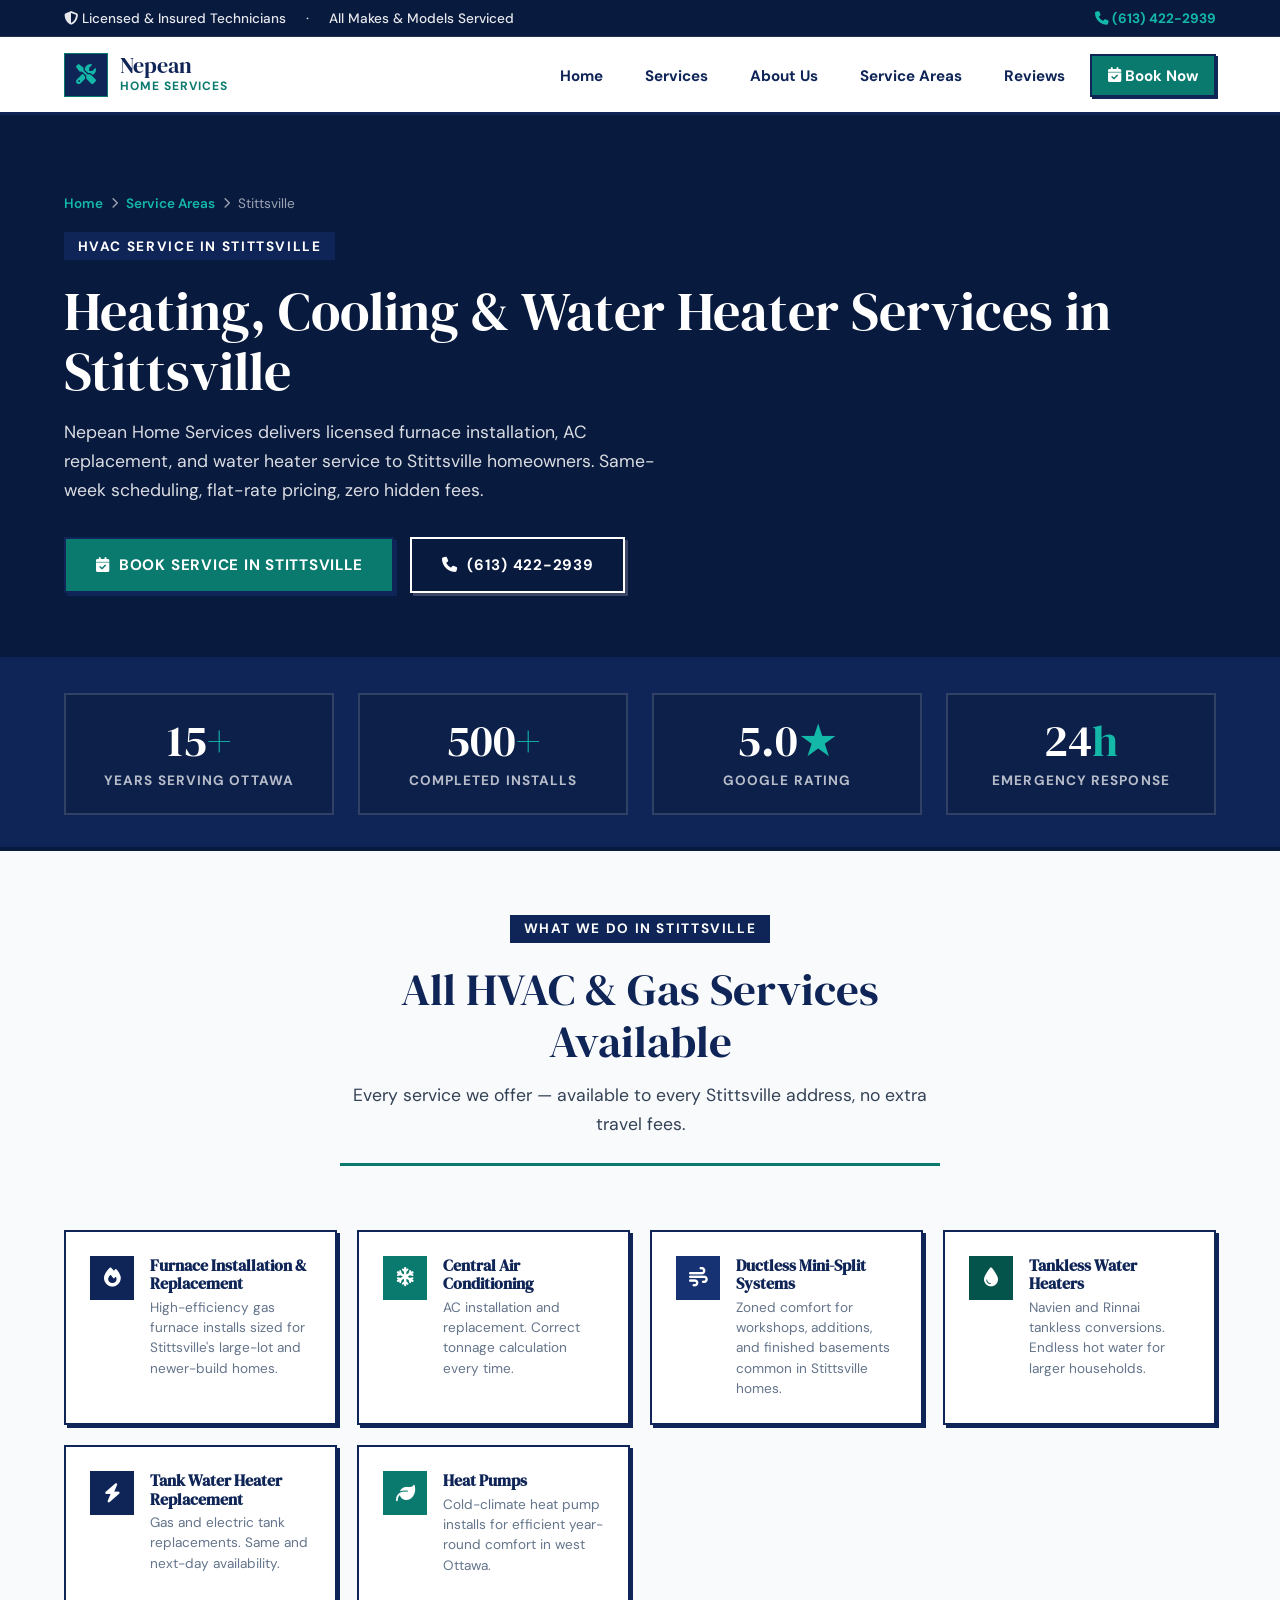
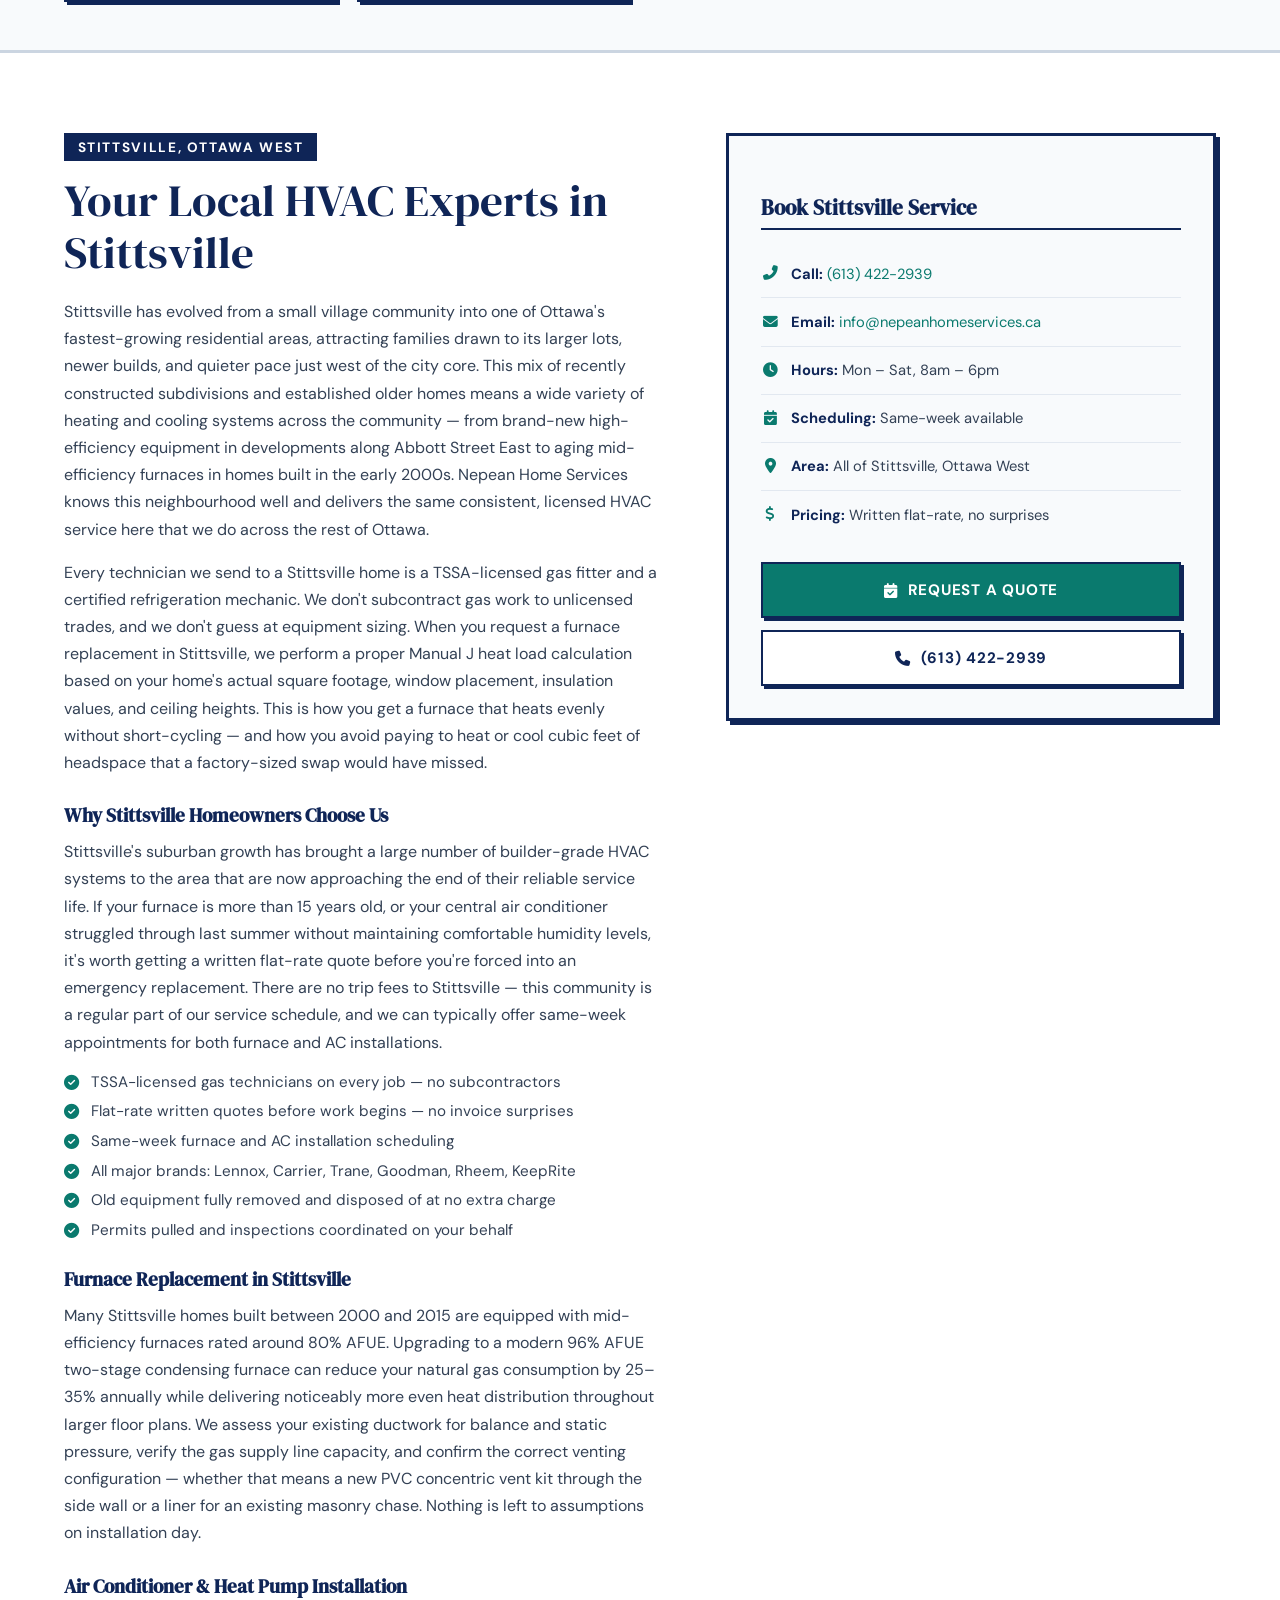
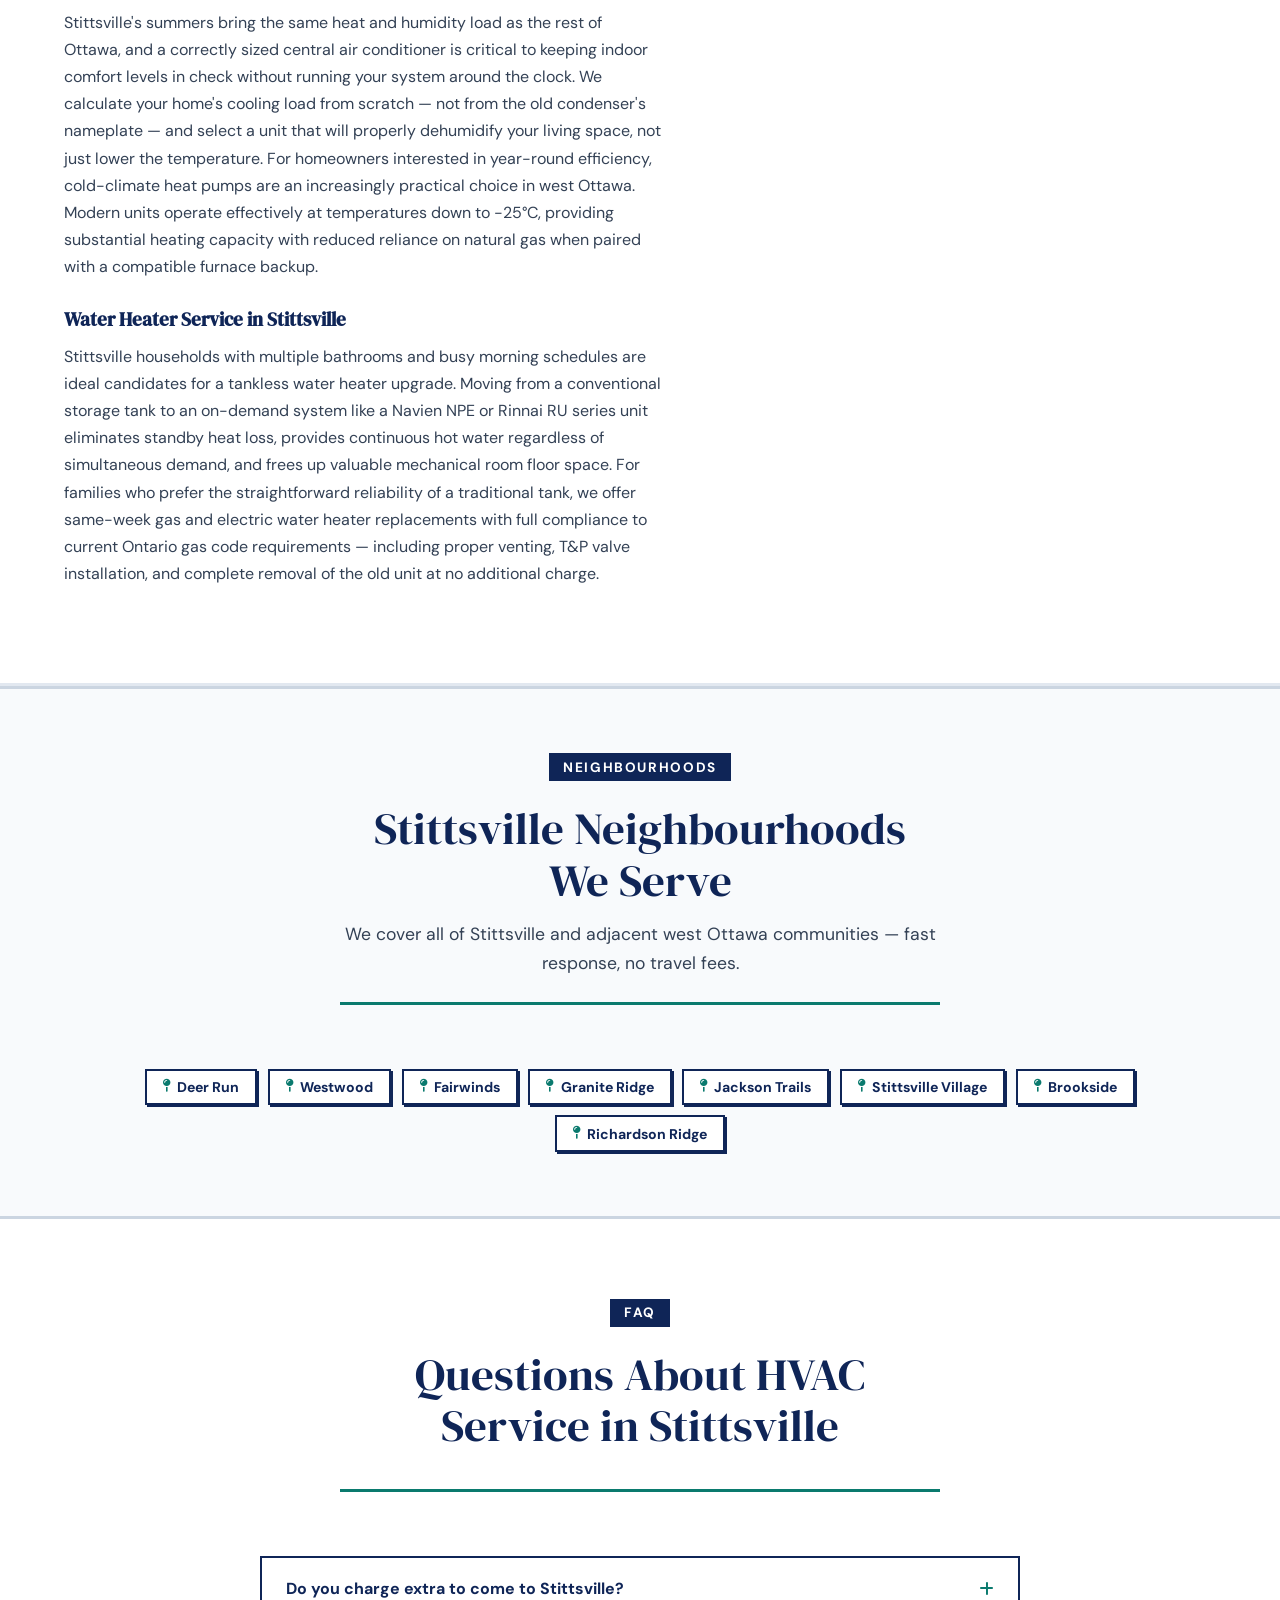
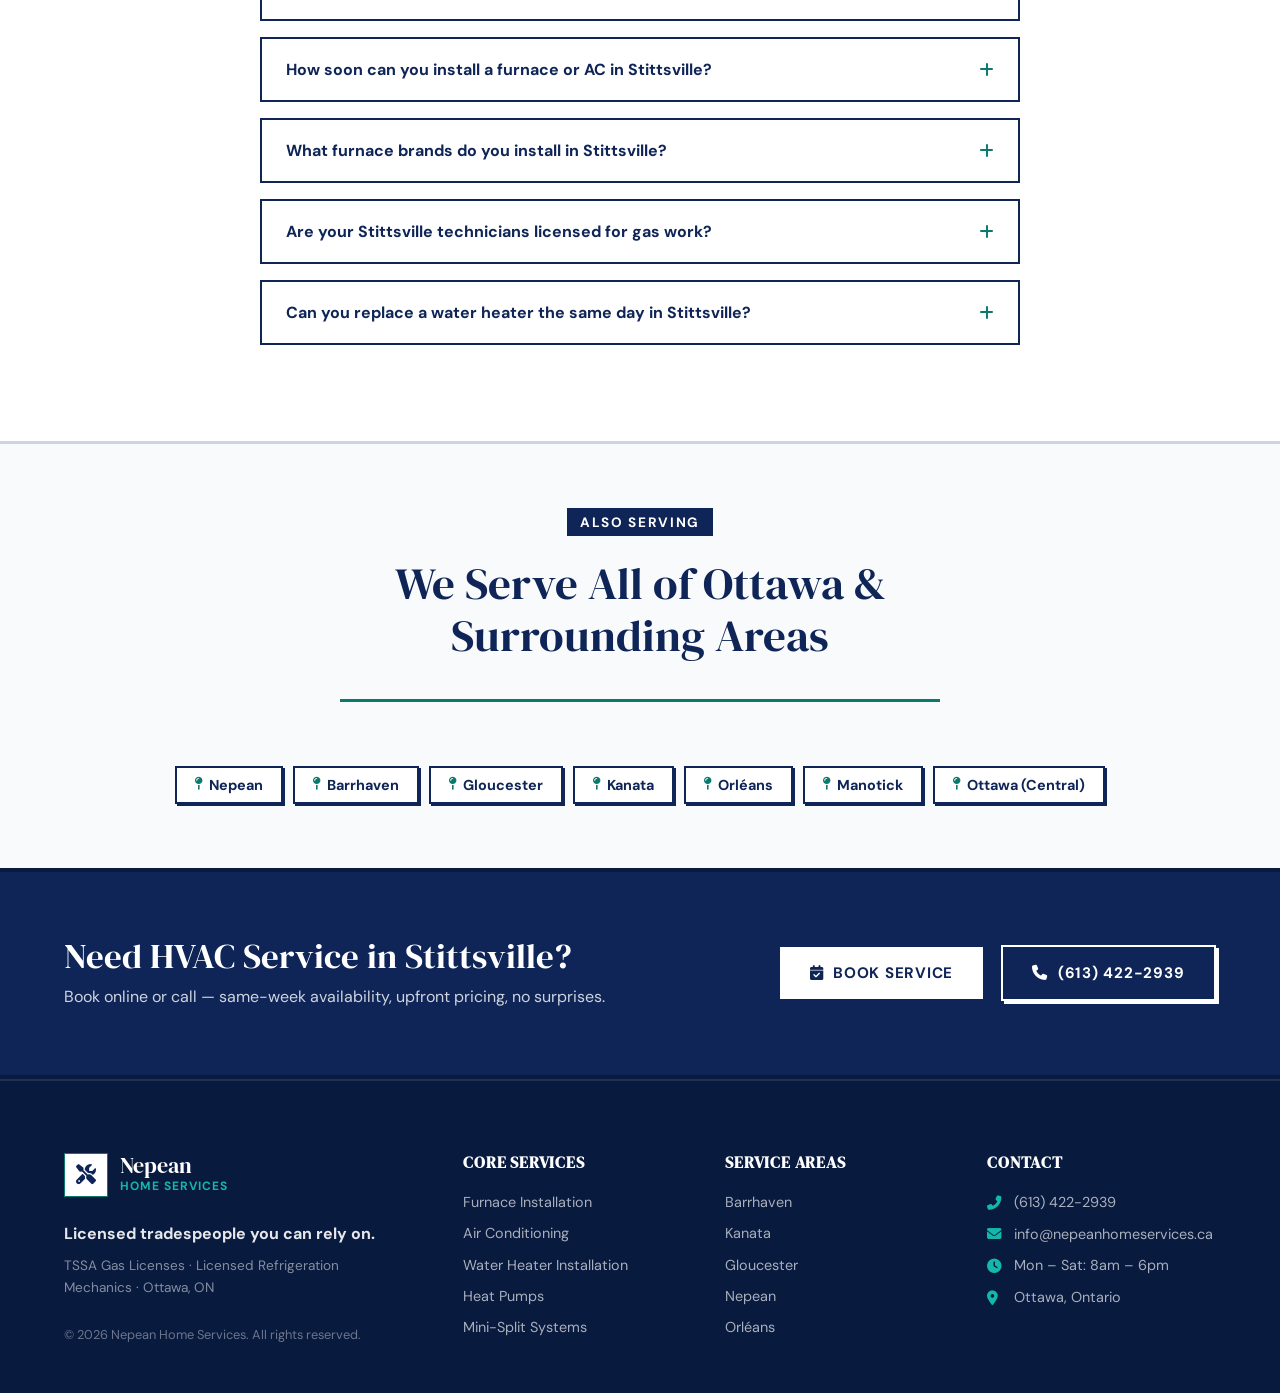
<file: locations/stittsville.html>
<!DOCTYPE html>
<html lang="en">
<head>
  <meta charset="UTF-8">
  <meta name="viewport" content="width=device-width, initial-scale=1.0">
  <title>HVAC Service Stittsville | Furnace, AC & Water Heater | Nepean Home Services (613) 422-2939</title>
  <meta name="description" content="Furnace installation, AC replacement, and water heater service in Stittsville, Ottawa. Licensed TSSA technicians. Flat-rate pricing, same-week bookings. Call (613) 422-2939.">
  <meta name="keywords" content="HVAC Stittsville, furnace installation Stittsville, AC installation Stittsville, water heater Stittsville Ottawa, furnace replacement Stittsville, air conditioner Stittsville, HVAC service west Ottawa, heating cooling Stittsville, heat pump Stittsville">
  <meta name="robots" content="index, follow">
  <meta name="author" content="Nepean Home Services">
  <meta name="geo.region" content="CA-ON">
  <meta name="geo.placename" content="Stittsville, Ottawa">
  <meta property="og:title" content="HVAC Service Stittsville | Nepean Home Services">
  <meta property="og:description" content="Furnace, AC & water heater installation in Stittsville. Licensed TSSA technicians. Flat-rate pricing. Call (613) 422-2939.">
  <meta property="og:type" content="website">
  <meta property="og:locale" content="en_CA">
  <link rel="canonical" href="https://www.nepeanhomeservices.ca/locations/stittsville">
  <link rel="preconnect" href="https://fonts.googleapis.com">
  <link rel="preconnect" href="https://fonts.gstatic.com" crossorigin>
  <link href="https://fonts.googleapis.com/css2?family=DM+Serif+Display:ital@0;1&family=DM+Sans:wght@400;500;700;900&display=swap" rel="stylesheet">
  <link rel="stylesheet" href="https://cdnjs.cloudflare.com/ajax/libs/font-awesome/6.4.0/css/all.min.css">
  <link rel="stylesheet" href="../assets/css/index-style.css">

  <script type="application/ld+json">
  {
    "@context": "https://schema.org",
    "@type": "HVACBusiness",
    "name": "Nepean Home Services",
    "@id": "https://www.nepeanhomeservices.ca/#organization",
    "url": "https://www.nepeanhomeservices.ca",
    "telephone": "+1-613-422-2939",
    "priceRange": "$$",
    "address": {
      "@type": "PostalAddress",
      "addressLocality": "Ottawa",
      "addressRegion": "ON",
      "addressCountry": "CA"
    },
    "geo": { "@type": "GeoCoordinates", "latitude": 45.2599, "longitude": -75.9205 },
    "openingHoursSpecification": {
      "@type": "OpeningHoursSpecification",
      "dayOfWeek": ["Monday","Tuesday","Wednesday","Thursday","Friday","Saturday"],
      "opens": "08:00", "closes": "18:00"
    },
    "areaServed": [
      { "@type": "AdministrativeArea", "name": "Stittsville" },
      { "@type": "AdministrativeArea", "name": "Kanata West" },
      { "@type": "AdministrativeArea", "name": "Ottawa" }
    ],
    "serviceType": ["Furnace Installation", "AC Installation", "Water Heater Installation"]
  }
  </script>

  <style>
    /* ── LOCATION PAGE SPECIFIC ── */
    .page-hero {
      background: var(--navy-dark);
      color: var(--white);
      padding: 5rem 0 4rem;
      border-bottom: 4px solid var(--navy);
    }
    .breadcrumb {
      display: flex;
      align-items: center;
      gap: .5rem;
      font-size: .85rem;
      color: rgba(255,255,255,.6);
      margin-bottom: 1.25rem;
    }
    .breadcrumb a { color: var(--teal-light); font-weight: 600; }
    .breadcrumb a:hover { text-decoration: underline; }
    .breadcrumb i { font-size: .7rem; }
    .page-hero h1 {
      font-size: clamp(2rem, 4.5vw, 3.4rem);
      color: var(--white);
      margin: .5rem 0 1rem;
      line-height: 1.1;
    }
    .page-hero p {
      font-size: 1.1rem;
      color: rgba(255,255,255,.85);
      max-width: 620px;
      margin-bottom: 2rem;
    }
    .page-hero-btns { display: flex; gap: 1rem; flex-wrap: wrap; }

    /* ── LOC SERVICE CARDS ── */
    .loc-services-grid {
      display: grid;
      grid-template-columns: repeat(auto-fill, minmax(260px, 1fr));
      gap: 1.25rem;
      margin-top: 2rem;
    }
    .loc-service-card {
      background: var(--white);
      border: 2px solid var(--navy);
      padding: 1.5rem;
      display: flex;
      align-items: flex-start;
      gap: 1rem;
      box-shadow: 3px 3px 0px var(--navy);
      text-decoration: none;
      color: inherit;
      transition: transform 0.15s, box-shadow 0.15s;
    }
    .loc-service-card:hover {
      transform: translate(-2px, -2px);
      box-shadow: 5px 5px 0px var(--navy);
    }
    .loc-service-icon {
      width: 44px; height: 44px;
      display: flex; align-items: center; justify-content: center;
      font-size: 1.2rem; color: var(--white); flex-shrink: 0;
      background: var(--navy);
    }
    .loc-service-card h3 { font-size: 1rem; font-weight: 700; margin: 0 0 .3rem; color: var(--navy); }
    .loc-service-card p  { font-size: .85rem; color: var(--gray-500); margin: 0; line-height: 1.5; }

    /* ── CONTENT BLOCK ── */
    .loc-content { padding: 5rem 0; background: var(--white); border-bottom: 3px solid var(--gray-100); }
    .loc-content-grid { display: grid; grid-template-columns: 1.1fr 0.9fr; gap: 4rem; align-items: start; }
    .loc-content h2 { color: var(--navy); margin-bottom: 1.25rem; }
    .loc-content p  { color: var(--gray-700); margin-bottom: 1rem; font-size: 1rem; line-height: 1.7; }
    .loc-content h3 { color: var(--navy); margin: 1.75rem 0 .75rem; font-size: 1.2rem; }
    .loc-checklist { list-style: none; display: flex; flex-direction: column; gap: .6rem; margin-bottom: 1.5rem; }
    .loc-checklist li { display: flex; align-items: flex-start; gap: .75rem; font-size: .95rem; color: var(--gray-700); }
    .loc-checklist li i { color: var(--teal); margin-top: 3px; flex-shrink: 0; }

    /* Sidebar card */
    .loc-sidebar-card {
      background: var(--off-white);
      border: 3px solid var(--navy);
      box-shadow: var(--block-shadow);
      padding: 2rem;
      position: sticky;
      top: 100px;
    }
    .loc-sidebar-card h3 { color: var(--navy); font-size: 1.3rem; margin-bottom: 1.25rem; border-bottom: 2px solid var(--navy); padding-bottom: .5rem; }
    .loc-sidebar-item { display: flex; align-items: center; gap: .75rem; padding: .85rem 0; border-bottom: 1px solid var(--gray-100); font-size: .92rem; color: var(--gray-700); }
    .loc-sidebar-item:last-of-type { border-bottom: none; }
    .loc-sidebar-item i { color: var(--teal); width: 18px; text-align: center; flex-shrink: 0; }
    .loc-sidebar-item strong { color: var(--navy); }

    /* ── NEIGHBOURHOODS ── */
    .hoods-section { padding: 4rem 0; background: var(--off-white); border-top: 3px solid var(--gray-200); border-bottom: 3px solid var(--gray-200); }
    .hoods-grid { display: flex; flex-wrap: wrap; gap: .65rem; margin-top: 1.5rem; }
    .hood-tag {
      display: inline-flex; align-items: center; gap: .4rem;
      background: var(--white); border: 2px solid var(--navy);
      color: var(--navy); padding: .45rem 1rem;
      font-size: .88rem; font-weight: 700;
      box-shadow: 2px 2px 0px var(--navy);
    }
    .hood-tag i { color: var(--teal); font-size: .8rem; }

    /* ── FAQ ── */
    .faq-section { padding: 5rem 0; background: var(--white); border-bottom: 3px solid var(--gray-200); }
    .faq-list { max-width: 760px; margin: 0 auto; }
    .faq-item { border: 2px solid var(--navy); margin-bottom: 1rem; }
    .faq-q {
      width: 100%; background: none; border: none; cursor: pointer;
      padding: 1.25rem 1.5rem; display: flex; justify-content: space-between; align-items: center;
      font-family: 'DM Sans', sans-serif; font-size: 1rem; font-weight: 700; color: var(--navy); text-align: left;
    }
    .faq-q:hover { background: var(--off-white); }
    .faq-q i { transition: transform 0.2s; flex-shrink: 0; color: var(--teal); }
    .faq-item.open .faq-q i { transform: rotate(45deg); }
    .faq-a { display: none; padding: 0 1.5rem 1.25rem; font-size: .95rem; color: var(--gray-700); line-height: 1.7; border-top: 1px solid var(--gray-100); }
    .faq-item.open .faq-a { display: block; }

    /* ── OTHER LOCATIONS ── */
    .other-locs { padding: 4rem 0; background: var(--off-white); }
    .other-locs-list { display: flex; flex-wrap: wrap; gap: .65rem; margin-top: 1.5rem; justify-content: center; }
    .other-locs-list a {
      display: inline-flex; align-items: center; gap: .4rem;
      background: var(--white); border: 2px solid var(--navy);
      color: var(--navy); padding: .5rem 1.1rem;
      font-size: .9rem; font-weight: 700;
      box-shadow: 2px 2px 0px var(--navy);
    }
    .other-locs-list a:hover { background: var(--navy); color: var(--white); }
    .other-locs-list a i { color: var(--teal); font-size: .8rem; }
    .other-locs-list a:hover i { color: var(--teal-light); }

    /* ── CTA BAND ── */
    .cta-band { background: var(--navy); padding: 4rem 0; border-top: 4px solid var(--navy-dark); border-bottom: 4px solid var(--navy-dark); }
    .cta-band-inner { display: flex; align-items: center; justify-content: space-between; gap: 2rem; flex-wrap: wrap; }
    .ctab-text h2 { color: var(--white); margin-bottom: .5rem; font-size: clamp(1.5rem, 3vw, 2.2rem); }
    .ctab-text p  { color: rgba(255,255,255,.8); font-size: 1rem; }
    .ctab-btns    { display: flex; gap: 1rem; flex-wrap: wrap; }

    @media (max-width: 768px) {
      .loc-content-grid { grid-template-columns: 1fr; }
      .cta-band-inner { flex-direction: column; text-align: center; }
      .ctab-btns { justify-content: center; }
      .loc-sidebar-card { position: static; }
    }
  </style>
</head>
<body>

  <!-- TOP BAR -->
  <div class="topbar">
    <div class="container">
      <div class="topbar-info-group">
        <span><i class="fas fa-shield-alt"></i> Licensed & Insured Technicians</span>
        <span>·</span>
        <span>All Makes & Models Serviced</span>
      </div>
      <a href="tel:6134222939" class="topbar-phone"><i class="fas fa-phone"></i> (613) 422-2939</a>
    </div>
  </div>

  <!-- HEADER -->
  <header id="header">
    <div class="container header-inner">
      <a href="../index.html" class="logo">
        <div class="logo-mark"><i class="fas fa-tools"></i></div>
        <div class="logo-text">
          <span class="logo-name">Nepean</span>
          <span class="logo-sub">Home Services</span>
        </div>
      </a>
      <nav id="nav">
        <ul class="nav-links">
          <li><a href="../index.html">Home</a></li>
          <li><a href="../index.html#services">Services</a></li>
          <li><a href="../index.html#why-us">About Us</a></li>
          <li><a href="../index.html#areas">Service Areas</a></li>
          <li><a href="../index.html#reviews">Reviews</a></li>
          <li><a href="../index.html#contact" class="nav-cta"><i class="fas fa-calendar-check"></i> Book Now</a></li>
        </ul>
      </nav>
      <button class="hamburger" id="hamburger" aria-label="Toggle menu">
        <span></span><span style="margin:4px 0;"></span><span></span>
      </button>
    </div>
  </header>

  <!-- MOBILE DRAWER -->
  <div class="mobile-drawer" id="mobileDrawer">
    <ul>
      <li><a href="../index.html" class="drawer-link">Home</a></li>
      <li><a href="../index.html#services" class="drawer-link">Services</a></li>
      <li><a href="../index.html#why-us" class="drawer-link">About Us</a></li>
      <li><a href="../index.html#areas" class="drawer-link">Service Areas</a></li>
      <li><a href="../index.html#reviews" class="drawer-link">Reviews</a></li>
      <li><a href="../index.html#contact" class="drawer-link drawer-cta">Book Service</a></li>
      <li><a href="tel:6134222939" class="drawer-link drawer-phone"><i class="fas fa-phone"></i> (613) 422-2939</a></li>
    </ul>
  </div>
  <div class="drawer-overlay" id="drawerOverlay"></div>

  <!-- PAGE HERO -->
  <section class="page-hero">
    <div class="container">
      <div class="breadcrumb">
        <a href="../index.html">Home</a>
        <i class="fas fa-chevron-right"></i>
        <a href="../index.html#areas">Service Areas</a>
        <i class="fas fa-chevron-right"></i>
        <span>Stittsville</span>
      </div>
      <span class="section-label">HVAC Service in Stittsville</span>
      <h1>Heating, Cooling & Water Heater Services in Stittsville</h1>
      <p>Nepean Home Services delivers licensed furnace installation, AC replacement, and water heater service to Stittsville homeowners. Same-week scheduling, flat-rate pricing, zero hidden fees.</p>
      <div class="page-hero-btns">
        <a href="../index.html#contact" class="btn btn-primary"><i class="fas fa-calendar-check"></i> Book Service in Stittsville</a>
        <a href="tel:6134222939" class="btn btn-outline"><i class="fas fa-phone"></i> (613) 422-2939</a>
      </div>
    </div>
  </section>

  <!-- STATS STRIP -->
  <div class="stats-strip">
    <div class="container">
      <div class="stats-row">
        <div class="stat-item">
          <div class="stat-big">15<span>+</span></div>
          <div class="stat-label">Years Serving Ottawa</div>
        </div>
        <div class="stat-item">
          <div class="stat-big">500<span>+</span></div>
          <div class="stat-label">Completed Installs</div>
        </div>
        <div class="stat-item">
          <div class="stat-big">5.0<span>★</span></div>
          <div class="stat-label">Google Rating</div>
        </div>
        <div class="stat-item">
          <div class="stat-big">24<span>h</span></div>
          <div class="stat-label">Emergency Response</div>
        </div>
      </div>
    </div>
  </div>

  <!-- SERVICES GRID -->
  <section style="padding: 4rem 0 3rem; background: var(--off-white); border-bottom: 3px solid var(--gray-200);">
    <div class="container">
      <div class="section-header center">
        <span class="section-label">What We Do in Stittsville</span>
        <h2>All HVAC & Gas Services Available</h2>
        <p>Every service we offer — available to every Stittsville address, no extra travel fees.</p>
      </div>
      <div class="loc-services-grid">
        <a href="../index.html#contact" class="loc-service-card">
          <div class="loc-service-icon" style="background: var(--navy);"><i class="fas fa-fire"></i></div>
          <div>
            <h3>Furnace Installation & Replacement</h3>
            <p>High-efficiency gas furnace installs sized for Stittsville's large-lot and newer-build homes.</p>
          </div>
        </a>
        <a href="../index.html#contact" class="loc-service-card">
          <div class="loc-service-icon" style="background: var(--teal);"><i class="fas fa-snowflake"></i></div>
          <div>
            <h3>Central Air Conditioning</h3>
            <p>AC installation and replacement. Correct tonnage calculation every time.</p>
          </div>
        </a>
        <a href="../index.html#contact" class="loc-service-card">
          <div class="loc-service-icon" style="background: var(--navy-mid);"><i class="fas fa-wind"></i></div>
          <div>
            <h3>Ductless Mini-Split Systems</h3>
            <p>Zoned comfort for workshops, additions, and finished basements common in Stittsville homes.</p>
          </div>
        </a>
        <a href="../index.html#contact" class="loc-service-card">
          <div class="loc-service-icon" style="background: var(--teal-dark);"><i class="fas fa-tint"></i></div>
          <div>
            <h3>Tankless Water Heaters</h3>
            <p>Navien and Rinnai tankless conversions. Endless hot water for larger households.</p>
          </div>
        </a>
        <a href="../index.html#contact" class="loc-service-card">
          <div class="loc-service-icon" style="background: var(--navy);"><i class="fas fa-bolt"></i></div>
          <div>
            <h3>Tank Water Heater Replacement</h3>
            <p>Gas and electric tank replacements. Same and next-day availability.</p>
          </div>
        </a>
        <a href="../index.html#contact" class="loc-service-card">
          <div class="loc-service-icon" style="background: var(--teal);"><i class="fas fa-leaf"></i></div>
          <div>
            <h3>Heat Pumps</h3>
            <p>Cold-climate heat pump installs for efficient year-round comfort in west Ottawa.</p>
          </div>
        </a>
      </div>
    </div>
  </section>

  <!-- MAIN CONTENT + SIDEBAR -->
  <section class="loc-content">
    <div class="container loc-content-grid">

      <!-- Left: Long-form SEO content -->
      <div>
        <span class="section-label">Stittsville, Ottawa West</span>
        <h2>Your Local HVAC Experts in Stittsville</h2>

        <p>Stittsville has evolved from a small village community into one of Ottawa's fastest-growing residential areas, attracting families drawn to its larger lots, newer builds, and quieter pace just west of the city core. This mix of recently constructed subdivisions and established older homes means a wide variety of heating and cooling systems across the community — from brand-new high-efficiency equipment in developments along Abbott Street East to aging mid-efficiency furnaces in homes built in the early 2000s. Nepean Home Services knows this neighbourhood well and delivers the same consistent, licensed HVAC service here that we do across the rest of Ottawa.</p>

        <p>Every technician we send to a Stittsville home is a TSSA-licensed gas fitter and a certified refrigeration mechanic. We don't subcontract gas work to unlicensed trades, and we don't guess at equipment sizing. When you request a furnace replacement in Stittsville, we perform a proper Manual J heat load calculation based on your home's actual square footage, window placement, insulation values, and ceiling heights. This is how you get a furnace that heats evenly without short-cycling — and how you avoid paying to heat or cool cubic feet of headspace that a factory-sized swap would have missed.</p>

        <h3>Why Stittsville Homeowners Choose Us</h3>
        <p>Stittsville's suburban growth has brought a large number of builder-grade HVAC systems to the area that are now approaching the end of their reliable service life. If your furnace is more than 15 years old, or your central air conditioner struggled through last summer without maintaining comfortable humidity levels, it's worth getting a written flat-rate quote before you're forced into an emergency replacement. There are no trip fees to Stittsville — this community is a regular part of our service schedule, and we can typically offer same-week appointments for both furnace and AC installations.</p>

        <ul class="loc-checklist">
          <li><i class="fas fa-check-circle"></i> TSSA-licensed gas technicians on every job — no subcontractors</li>
          <li><i class="fas fa-check-circle"></i> Flat-rate written quotes before work begins — no invoice surprises</li>
          <li><i class="fas fa-check-circle"></i> Same-week furnace and AC installation scheduling</li>
          <li><i class="fas fa-check-circle"></i> All major brands: Lennox, Carrier, Trane, Goodman, Rheem, KeepRite</li>
          <li><i class="fas fa-check-circle"></i> Old equipment fully removed and disposed of at no extra charge</li>
          <li><i class="fas fa-check-circle"></i> Permits pulled and inspections coordinated on your behalf</li>
        </ul>

        <h3>Furnace Replacement in Stittsville</h3>
        <p>Many Stittsville homes built between 2000 and 2015 are equipped with mid-efficiency furnaces rated around 80% AFUE. Upgrading to a modern 96% AFUE two-stage condensing furnace can reduce your natural gas consumption by 25–35% annually while delivering noticeably more even heat distribution throughout larger floor plans. We assess your existing ductwork for balance and static pressure, verify the gas supply line capacity, and confirm the correct venting configuration — whether that means a new PVC concentric vent kit through the side wall or a liner for an existing masonry chase. Nothing is left to assumptions on installation day.</p>

        <h3>Air Conditioner & Heat Pump Installation</h3>
        <p>Stittsville's summers bring the same heat and humidity load as the rest of Ottawa, and a correctly sized central air conditioner is critical to keeping indoor comfort levels in check without running your system around the clock. We calculate your home's cooling load from scratch — not from the old condenser's nameplate — and select a unit that will properly dehumidify your living space, not just lower the temperature. For homeowners interested in year-round efficiency, cold-climate heat pumps are an increasingly practical choice in west Ottawa. Modern units operate effectively at temperatures down to -25°C, providing substantial heating capacity with reduced reliance on natural gas when paired with a compatible furnace backup.</p>

        <h3>Water Heater Service in Stittsville</h3>
        <p>Stittsville households with multiple bathrooms and busy morning schedules are ideal candidates for a tankless water heater upgrade. Moving from a conventional storage tank to an on-demand system like a Navien NPE or Rinnai RU series unit eliminates standby heat loss, provides continuous hot water regardless of simultaneous demand, and frees up valuable mechanical room floor space. For families who prefer the straightforward reliability of a traditional tank, we offer same-week gas and electric water heater replacements with full compliance to current Ontario gas code requirements — including proper venting, T&P valve installation, and complete removal of the old unit at no additional charge.</p>
      </div>

      <!-- Right: Sidebar -->
      <div>
        <div class="loc-sidebar-card">
          <h3>Book Stittsville Service</h3>
          <div class="loc-sidebar-item"><i class="fas fa-phone-alt"></i> <span><strong>Call:</strong> <a href="tel:6134222939" style="color:var(--teal);">(613) 422-2939</a></span></div>
          <div class="loc-sidebar-item"><i class="fas fa-envelope"></i> <span><strong>Email:</strong> <a href="mailto:info@nepeanhomeservices.ca" style="color:var(--teal);">info@nepeanhomeservices.ca</a></span></div>
          <div class="loc-sidebar-item"><i class="fas fa-clock"></i> <span><strong>Hours:</strong> Mon – Sat, 8am – 6pm</span></div>
          <div class="loc-sidebar-item"><i class="fas fa-calendar-check"></i> <span><strong>Scheduling:</strong> Same-week available</span></div>
          <div class="loc-sidebar-item"><i class="fas fa-map-marker-alt"></i> <span><strong>Area:</strong> All of Stittsville, Ottawa West</span></div>
          <div class="loc-sidebar-item"><i class="fas fa-dollar-sign"></i> <span><strong>Pricing:</strong> Written flat-rate, no surprises</span></div>
          <a href="../index.html#contact" class="btn btn-primary btn-full" style="margin-top:1.5rem;"><i class="fas fa-calendar-check"></i> Request a Quote</a>
          <a href="tel:6134222939" class="btn btn-white btn-full" style="margin-top:.75rem;"><i class="fas fa-phone"></i> (613) 422-2939</a>
        </div>
      </div>

    </div>
  </section>

  <!-- NEIGHBOURHOODS -->
  <section class="hoods-section">
    <div class="container">
      <div class="section-header center">
        <span class="section-label">Neighbourhoods</span>
        <h2>Stittsville Neighbourhoods We Serve</h2>
        <p>We cover all of Stittsville and adjacent west Ottawa communities — fast response, no travel fees.</p>
      </div>
      <div class="hoods-grid" style="justify-content:center;">
        <span class="hood-tag"><i class="fas fa-map-pin"></i> Deer Run</span>
        <span class="hood-tag"><i class="fas fa-map-pin"></i> Westwood</span>
        <span class="hood-tag"><i class="fas fa-map-pin"></i> Fairwinds</span>
        <span class="hood-tag"><i class="fas fa-map-pin"></i> Granite Ridge</span>
        <span class="hood-tag"><i class="fas fa-map-pin"></i> Jackson Trails</span>
        <span class="hood-tag"><i class="fas fa-map-pin"></i> Stittsville Village</span>
        <span class="hood-tag"><i class="fas fa-map-pin"></i> Brookside</span>
        <span class="hood-tag"><i class="fas fa-map-pin"></i> Richardson Ridge</span>
      </div>
    </div>
  </section>

  <!-- FAQ -->
  <section class="faq-section">
    <div class="container">
      <div class="section-header center">
        <span class="section-label">FAQ</span>
        <h2>Questions About HVAC Service in Stittsville</h2>
      </div>
      <div class="faq-list">
        <div class="faq-item">
          <button class="faq-q">Do you charge extra to come to Stittsville? <i class="fas fa-plus"></i></button>
          <div class="faq-a">No. Stittsville is a core part of our regular service area. There are no travel or trip fees — you get the same flat-rate pricing as any other Ottawa customer.</div>
        </div>
        <div class="faq-item">
          <button class="faq-q">How soon can you install a furnace or AC in Stittsville? <i class="fas fa-plus"></i></button>
          <div class="faq-a">We typically offer same-week installation slots for furnaces and air conditioners in Stittsville. For urgent no-heat situations, call us directly at (613) 422-2939 and we'll prioritize your booking.</div>
        </div>
        <div class="faq-item">
          <button class="faq-q">What furnace brands do you install in Stittsville? <i class="fas fa-plus"></i></button>
          <div class="faq-a">We install all major brands including Lennox, Carrier, Trane, Goodman, KeepRite, Rheem, and Bryant. We'll recommend the best fit for your home's layout and budget — without pushing a brand based on our margins.</div>
        </div>
        <div class="faq-item">
          <button class="faq-q">Are your Stittsville technicians licensed for gas work? <i class="fas fa-plus"></i></button>
          <div class="faq-a">Yes. All gas work is completed by TSSA-licensed gas fitters with full liability insurance coverage. We never subcontract gas connections to unlicensed trades.</div>
        </div>
        <div class="faq-item">
          <button class="faq-q">Can you replace a water heater the same day in Stittsville? <i class="fas fa-plus"></i></button>
          <div class="faq-a">In many cases, yes. We maintain stock of the most common residential water heater sizes. Call us early in the day and we will do our best to complete your replacement same-day or next-day in Stittsville.</div>
        </div>
      </div>
    </div>
  </section>

  <!-- OTHER LOCATIONS -->
  <section class="other-locs">
    <div class="container">
      <div class="section-header center">
        <span class="section-label">Also Serving</span>
        <h2>We Serve All of Ottawa & Surrounding Areas</h2>
      </div>
      <ul class="other-locs-list">
        <li><a href="nepean.html"><i class="fas fa-map-pin"></i> Nepean</a></li>
        <li><a href="barrhaven.html"><i class="fas fa-map-pin"></i> Barrhaven</a></li>
        <li><a href="gloucester.html"><i class="fas fa-map-pin"></i> Gloucester</a></li>
        <li><a href="kanata.html"><i class="fas fa-map-pin"></i> Kanata</a></li>
        <li><a href="orleans.html"><i class="fas fa-map-pin"></i> Orléans</a></li>
        <li><a href="manotick.html"><i class="fas fa-map-pin"></i> Manotick</a></li>
        <li><a href="ottawa.html"><i class="fas fa-map-pin"></i> Ottawa (Central)</a></li>
      </ul>
    </div>
  </section>

  <!-- CTA BAND -->
  <div class="cta-band">
    <div class="container cta-band-inner">
      <div class="ctab-text">
        <h2>Need HVAC Service in Stittsville?</h2>
        <p>Book online or call — same-week availability, upfront pricing, no surprises.</p>
      </div>
      <div class="ctab-btns">
        <a href="../index.html#contact" class="btn btn-white"><i class="fas fa-calendar-check"></i> Book Service</a>
        <a href="tel:6134222939" class="btn btn-outline-white"><i class="fas fa-phone"></i> (613) 422-2939</a>
      </div>
    </div>
  </div>

  <!-- FOOTER -->
  <footer>
    <div class="container footer-inner">
      <div class="footer-brand">
        <div class="footer-logo">
          <div class="logo-mark"><i class="fas fa-tools"></i></div>
          <div class="logo-text">
            <span class="logo-name">Nepean</span>
            <span class="logo-sub">Home Services</span>
          </div>
        </div>
        <p class="footer-tagline">Licensed tradespeople you can rely on.</p>
        <p class="footer-cert">TSSA Gas Licenses · Licensed Refrigeration Mechanics · Ottawa, ON</p>
        <p class="footer-copy">&copy; 2026 Nepean Home Services. All rights reserved.</p>
      </div>
      <div class="footer-col">
        <h4>Core Services</h4>
        <ul>
          <li><a href="../index.html#services">Furnace Installation</a></li>
          <li><a href="../index.html#services">Air Conditioning</a></li>
          <li><a href="../index.html#services">Water Heater Installation</a></li>
          <li><a href="../index.html#services">Heat Pumps</a></li>
          <li><a href="../index.html#services">Mini-Split Systems</a></li>
        </ul>
      </div>
      <div class="footer-col">
        <h4>Service Areas</h4>
        <ul>
          <li><a href="barrhaven.html">Barrhaven</a></li>
          <li><a href="kanata.html">Kanata</a></li>
          <li><a href="gloucester.html">Gloucester</a></li>
          <li><a href="nepean.html">Nepean</a></li>
          <li><a href="orleans.html">Orléans</a></li>
        </ul>
      </div>
      <div class="footer-col">
        <h4>Contact</h4>
        <address>
          <p><i class="fas fa-phone-alt"></i> <a href="tel:6134222939">(613) 422-2939</a></p>
          <p><i class="fas fa-envelope"></i> <a href="mailto:info@nepeanhomeservices.ca">info@nepeanhomeservices.ca</a></p>
          <p><i class="fas fa-clock"></i> Mon – Sat: 8am – 6pm</p>
          <p><i class="fas fa-map-marker-alt"></i> Ottawa, Ontario</p>
        </address>
      </div>
    </div>
  </footer>

  <a href="tel:6134222939" class="sticky-call" id="stickyCall">
    <i class="fas fa-phone"></i>
    <span>(613) 422-2939</span>
  </a>

  <script>
    document.addEventListener('DOMContentLoaded', () => {
      const hamburger = document.getElementById('hamburger');
      const mobileDrawer = document.getElementById('mobileDrawer');
      const drawerOverlay = document.getElementById('drawerOverlay');
      function openDrawer() { mobileDrawer.classList.add('open'); drawerOverlay.classList.add('open'); document.body.style.overflow = 'hidden'; }
      function closeDrawer() { mobileDrawer.classList.remove('open'); drawerOverlay.classList.remove('open'); document.body.style.overflow = ''; }
      hamburger.addEventListener('click', () => mobileDrawer.classList.contains('open') ? closeDrawer() : openDrawer());
      drawerOverlay.addEventListener('click', closeDrawer);
      document.querySelectorAll('.drawer-link').forEach(l => l.addEventListener('click', closeDrawer));

      // FAQ accordion
      document.querySelectorAll('.faq-item').forEach(item => {
        item.querySelector('.faq-q').addEventListener('click', () => {
          const isOpen = item.classList.contains('open');
          document.querySelectorAll('.faq-item').forEach(i => i.classList.remove('open'));
          if (!isOpen) item.classList.add('open');
        });
      });

      // Sticky call button
      const stickyCall = document.getElementById('stickyCall');
      if (stickyCall) {
        window.addEventListener('scroll', () => {
          stickyCall.style.display = window.scrollY > 450 ? 'flex' : 'none';
        }, { passive: true });
      }
    });
  </script>
</body>
</html>
</file>
<file: assets/css/index-style.css>
/* ============================================================
       NEPEAN HOME SERVICES — styles.css
       Strict, High-Contrast, Sharp Rectangular Aesthetic
       ============================================================ */

    *, *::before, *::after { 
      box-sizing: border-box; 
      margin: 0; 
      padding: 0; 
    }

    :root {
      --navy:      #0f2557;
      --navy-dark: #091a3f;
      --navy-mid:  #163272;
      --teal:      #0a7a6e;
      --teal-dark: #05544b;
      --teal-light:#14b8a8;
      --white:     #ffffff;
      --off-white: #f8fafc;
      --gray-50:   #f1f5f9;
      --gray-100:  #e2e8f0;
      --gray-200:  #cbd5e1;
      --gray-500:  #64748b;
      --gray-700:  #334155;
      --text:      #1e293b;

      /* STRICT FLAT RETRO-TECHNICAL STYLE (NO ROUNDED CORNERS, NO GLOWS) */
      --radius-sm: 0px;
      --radius:    0px;
      --radius-lg: 0px;
      
      /* Solid Offset Shadows instead of blurry AI template glows */
      --block-shadow: 4px 4px 0px #0f2557;
      --block-shadow-teal: 4px 4px 0px #0d9488;
      --block-shadow-large: 8px 8px 0px #0f2557;
    }

    html { 
      scroll-behavior: smooth; 
    }

    body {
      font-family: 'DM Sans', sans-serif;
      color: var(--text);
      background: var(--white);
      overflow-x: hidden;
      -webkit-font-smoothing: antialiased;
    }

    h1, h2, h3, h4 { 
      font-family: 'DM Serif Display', serif; 
      line-height: 1.15; 
      font-weight: 400;
    }
    
    p { 
      line-height: 1.65; 
    }
    
    a { 
      text-decoration: none; 
      color: inherit; 
    }
    
    img { 
      display: block; 
      width: 100%;
      height: auto;
      object-fit: cover;
    }
    
    ul { 
      list-style: none; 
    }
    
    address { 
      font-style: normal; 
    }

    .container {
      width: 100%;
      max-width: 1200px;
      margin: 0 auto;
      padding: 0 24px;
    }

    /* ── TYPOGRAPHY SCALE ── */
    h1 { font-size: clamp(2.5rem, 5.5vw, 4.2rem); }
    h2 { font-size: clamp(1.8rem, 3.8vw, 2.8rem); }
    h3 { font-size: 1.45rem; font-weight: bold; }
    h4 { font-size: 1.15rem; font-weight: bold; }

    /* ── BUTTONS (STRICTLY RECTANGULAR, BOLD BORDERS) ── */
    .btn {
      display: inline-flex;
      align-items: center;
      gap: .6rem;
      padding: 1rem 1.85rem;
      border-radius: 0;
      font-family: 'DM Sans', sans-serif;
      font-weight: 700;
      font-size: 0.95rem;
      text-transform: uppercase;
      letter-spacing: 0.05em;
      cursor: pointer;
      border: 2px solid var(--navy);
      white-space: nowrap;
    }
    
    .btn-primary {
      background: var(--teal);
      color: var(--white);
      border-color: var(--navy);
      box-shadow: 3px 3px 0px var(--navy);
    }
    .btn-primary:hover {
      background: var(--teal-dark);
      transform: translate(1px, 1px);
      box-shadow: 2px 2px 0px var(--navy);
    }

    .btn-outline {
      background: transparent;
      color: var(--white);
      border-color: var(--white);
      box-shadow: 3px 3px 0px rgba(255, 255, 255, 0.2);
    }
    .btn-outline:hover {
      background: rgba(255, 255, 255, 0.1);
      transform: translate(1px, 1px);
      box-shadow: 2px 2px 0px rgba(255, 255, 255, 0.2);
    }

    .btn-white {
      background: var(--white);
      color: var(--navy);
      border-color: var(--navy);
      box-shadow: 3px 3px 0px var(--navy);
    }
    .btn-white:hover {
      background: var(--off-white);
      transform: translate(1px, 1px);
      box-shadow: 2px 2px 0px var(--navy);
    }

    .btn-outline-white {
      background: transparent;
      color: var(--white);
      border-color: var(--white);
      box-shadow: 3px 3px 0px var(--white);
    }
    .btn-outline-white:hover {
      background: rgba(255,255,255,.1);
      transform: translate(1px, 1px);
      box-shadow: 2px 2px 0px var(--white);
    }

    .btn-full { 
      width: 100%; 
      justify-content: center; 
    }

    /* ── SECTION HEADER ── */
    .section-header { 
      max-width: 720px; 
      border-left: 5px solid var(--teal);
      padding-left: 1.5rem;
      margin-bottom: 3rem;
    }
    .section-header.center { 
      text-align: center; 
      margin: 0 auto 4rem; 
      border-left: none;
      border-bottom: 3px solid var(--teal);
      padding-left: 0;
      padding-bottom: 1.5rem;
      max-width: 600px;
    }
    .section-label {
      display: inline-block;
      font-size: .85rem;
      font-weight: 700;
      text-transform: uppercase;
      letter-spacing: .12em;
      color: var(--white);
      background: var(--navy);
      padding: .35rem .85rem;
      margin-bottom: .85rem;
    }
    .section-header h2 { 
      color: var(--navy); 
      margin-top: 0.5rem;
      margin-bottom: .85rem; 
    }
    .section-header p { 
      color: var(--gray-700); 
      font-size: 1.1rem; 
    }

    /* ============================================================
       TOP BAR
       ============================================================ */
    .topbar {
      background: var(--navy-dark);
      color: rgba(255,255,255,.9);
      font-size: .85rem;
      font-weight: 500;
      padding: .6rem 0;
      border-bottom: 1px solid rgba(255, 255, 255, 0.1);
    }
    .topbar .container { 
      display: flex; 
      align-items: center; 
      justify-content: space-between; 
      flex-wrap: wrap; 
      gap: .5rem; 
    }
    .topbar-info-group {
      display: flex;
      gap: 1.25rem;
    }
    .topbar-phone { 
      color: var(--teal-light); 
      font-weight: 700; 
    }
    .topbar-phone:hover { 
      text-decoration: underline; 
    }

    /* ============================================================
       HEADER
       ============================================================ */
    #header {
      position: sticky;
      top: 0;
      z-index: 900;
      background: var(--white);
      border-bottom: 3px solid var(--navy);
    }

    .header-inner {
      display: flex;
      align-items: center;
      justify-content: space-between;
      height: 75px;
    }

    .logo { 
      display: flex; 
      align-items: center; 
      gap: .75rem; 
    }
    .logo-mark {
      width: 44px; 
      height: 44px;
      background: var(--navy);
      display: flex; 
      align-items: center; 
      justify-content: center;
      color: var(--teal-light);
      font-size: 1.25rem;
      border: 1px solid var(--teal);
    }
    .logo-name { 
      display: block; 
      font-family: 'DM Serif Display', serif; 
      font-size: 1.4rem; 
      color: var(--navy); 
      line-height: 1; 
    }
    .logo-sub  { 
      display: block; 
      font-size: .75rem; 
      font-weight: 700; 
      color: var(--teal); 
      letter-spacing: .08em; 
      text-transform: uppercase; 
    }

    .nav-links { 
      display: flex; 
      align-items: center; 
      gap: .5rem; 
    }
    .nav-links a {
      padding: .6rem 1rem;
      font-size: .95rem;
      font-weight: 700;
      color: var(--navy);
      border: 1px solid transparent;
    }
    .nav-links a:hover { 
      background: var(--gray-50); 
      border-color: var(--navy);
    }
    .nav-cta {
      background: var(--teal) !important;
      color: var(--white) !important;
      border: 2px solid var(--navy) !important;
      font-weight: 700 !important;
      box-shadow: 2px 2px 0px var(--navy);
    }
    .nav-cta:hover { 
      background: var(--teal-dark) !important; 
    }

    .hamburger {
      display: none;
      flex-direction: column;
      gap: 5px;
      background: none;
      border: 2px solid var(--navy);
      cursor: pointer;
      padding: 8px;
    }
    .hamburger span {
      display: block;
      width: 20px; 
      height: 3px;
      background: var(--navy);
    }

    /* ── MOBILE DRAWER ── */
    .mobile-drawer {
      position: fixed;
      top: 0; 
      right: 0;
      width: 300px; 
      height: 100%;
      background: var(--white);
      z-index: 1000;
      padding: 5rem 1.5rem 2rem;
      transform: translateX(100%);
      transition: transform 0.2s ease-in-out;
      border-left: 4px solid var(--navy);
    }
    .mobile-drawer.open { 
      transform: translateX(0); 
    }
    .mobile-drawer ul { 
      display: flex; 
      flex-direction: column; 
      gap: .5rem; 
    }
    .drawer-link {
      display: block;
      padding: 1rem;
      font-size: 1.1rem;
      font-weight: 700;
      color: var(--navy);
      border: 1px solid var(--gray-200);
    }
    .drawer-link:hover { 
      background: var(--gray-50); 
      border-color: var(--navy);
    }
    .drawer-cta { 
      background: var(--teal); 
      color: var(--white); 
      border: 2px solid var(--navy); 
      text-align: center; 
    }
    .drawer-phone { 
      background: var(--navy); 
      color: var(--white); 
      text-align: center; 
    }

    .drawer-overlay {
      position: fixed;
      inset: 0;
      background: rgba(9,26,63,.6);
      z-index: 999;
      opacity: 0;
      pointer-events: none;
    }
    .drawer-overlay.open { 
      opacity: 1; 
      pointer-events: all; 
    }

    /* ============================================================
       HERO (SPLIT SCREEN REAL IMAGE LAYOUT - NO AI GRADIENT BLOBS)
       ============================================================ */
    .hero {
      position: relative;
      background: var(--navy-dark);
      color: var(--white);
      padding: 0;
      border-bottom: 4px solid var(--navy);
    }

    .hero-inner {
      display: grid;
      grid-template-columns: 1.1fr 0.9fr;
      align-items: stretch;
      min-height: 580px;
    }

    .hero-content {
      padding: 5rem 3rem 5rem 0;
      display: flex;
      flex-direction: column;
      justify-content: center;
    }

    .hero-badge {
      display: inline-flex;
      align-items: center;
      align-self: flex-start;
      gap: .5rem;
      background: var(--teal);
      border: 2px solid var(--white);
      padding: .5rem 1rem;
      font-size: .85rem;
      font-weight: 700;
      color: var(--white);
      margin-bottom: 1.5rem;
    }
    
    .hero-title {
      color: var(--white);
      margin-bottom: 1.5rem;
      font-size: clamp(2.5rem, 4.5vw, 3.8rem);
      line-height: 1.1;
    }
    .hero-title em {
      font-style: normal;
      color: var(--teal-light);
      border-bottom: 4px solid var(--teal-light);
    }

    .hero-sub {
      font-size: 1.1rem;
      color: rgba(255,255,255,.9);
      margin-bottom: 2rem;
      max-width: 580px;
      line-height: 1.6;
    }

    .hero-trust {
      display: flex;
      flex-wrap: wrap;
      gap: 1rem 1.5rem;
      margin-bottom: 2.5rem;
      background: rgba(255, 255, 255, 0.05);
      border-left: 3px solid var(--teal-light);
      padding: 0.75rem 1rem;
    }
    .hero-trust span {
      display: flex;
      align-items: center;
      gap: .5rem;
      font-size: .9rem;
      font-weight: 700;
      color: var(--white);
    }
    .hero-trust .fa-check-circle { 
      color: var(--teal-light); 
    }

    .hero-btns { 
      display: flex; 
      flex-wrap: wrap; 
      gap: 1.25rem; 
    }

    /* Hero Visual: Real authentic trade setting photo */
    .hero-visual {
      position: relative;
      background-image: url('https://images.unsplash.com/photo-1621905251189-08b45d6a269e?auto=format&fit=crop&w=1000&q=80');
      background-size: cover;
      background-position: center;
      border-left: 4px solid var(--navy);
      min-height: 400px;
    }
    
    /* Strict Overlay containing a real physical proof placard */
    .hero-placard {
      position: absolute;
      bottom: 2rem;
      left: 2rem;
      background: var(--white);
      color: var(--navy);
      padding: 1.5rem;
      border: 3px solid var(--navy);
      box-shadow: 6px 6px 0px var(--teal);
      max-width: 320px;
    }
    .placard-stars {
      color: #f59e0b;
      font-size: 1.1rem;
      margin-bottom: 0.5rem;
    }
    .placard-quote {
      font-size: 0.9rem;
      font-style: italic;
      line-height: 1.4;
      margin-bottom: 0.5rem;
    }
    .placard-author {
      font-size: 0.8rem;
      font-weight: bold;
      color: var(--teal);
    }

    /* ============================================================
       STATS STRIP (FLAT GRID, NO GRADIENTS)
       ============================================================ */
    .stats-strip {
      background: var(--navy);
      border-bottom: 4px solid var(--navy-dark);
      padding: 2rem 0;
    }
    .stats-row {
      display: grid;
      grid-template-columns: repeat(4, 1fr);
      gap: 1.5rem;
    }
    .stat-item { 
      text-align: center; 
      border: 2px solid rgba(255, 255, 255, 0.15);
      padding: 1.5rem 1rem;
      background: rgba(0, 0, 0, 0.15);
    }
    .stat-big {
      font-family: 'DM Serif Display', serif;
      font-size: 2.8rem;
      color: var(--white);
      line-height: 1;
      margin-bottom: .5rem;
    }
    .stat-big span { 
      color: var(--teal-light); 
    }
    .stat-label { 
      font-size: .85rem; 
      font-weight: 700; 
      color: rgba(255,255,255,.7); 
      text-transform: uppercase; 
      letter-spacing: .08em; 
    }

    /* ============================================================
       SERVICES (REAL WORK STACK, SHARP IMAGES)
       ============================================================ */
    .services {
      padding: 6rem 0;
      background: var(--off-white);
      border-bottom: 3px solid var(--gray-200);
    }

    .services-grid {
      display: grid;
      grid-template-columns: repeat(3, 1fr);
      gap: 2rem;
      margin-bottom: 4rem;
    }

    .service-card {
      background: var(--white);
      border: 3px solid var(--navy);
      box-shadow: var(--block-shadow);
      display: flex;
      flex-direction: column;
      height: 100%;
    }
    .service-card:hover {
      transform: translate(-2px, -2px);
      box-shadow: 6px 6px 0px var(--navy);
    }

    /* Real Image header inside service cards to prove genuine physical works */
    .service-card-img {
      height: 220px;
      overflow: hidden;
      border-bottom: 3px solid var(--navy);
      background: var(--gray-100);
    }
    .service-card-img img {
      width: 100%;
      height: 100%;
      object-fit: cover;
    }

    .service-card-body {
      padding: 2rem;
      display: flex;
      flex-direction: column;
      flex-grow: 1;
    }

    .service-card h3 { 
      color: var(--navy); 
      margin-bottom: .85rem; 
      font-size: 1.5rem;
    }
    .service-card p  { 
      font-size: 0.95rem; 
      color: var(--gray-700); 
      margin-bottom: 1.5rem; 
      line-height: 1.5;
    }

    .sc-list {
      display: flex;
      flex-direction: column;
      gap: .6rem;
      margin-bottom: 2rem;
      margin-top: auto;
    }
    .sc-list li {
      display: flex;
      align-items: center;
      gap: .65rem;
      font-size: .9rem;
      color: var(--navy);
      font-weight: 700;
    }
    .sc-list .fa-check { 
      color: var(--teal); 
      font-size: .8rem; 
    }

    .sc-cta {
      display: inline-flex;
      align-items: center;
      gap: .5rem;
      font-size: .95rem;
      font-weight: 700;
      color: var(--teal);
      border-top: 1px solid var(--gray-200);
      padding-top: 1.25rem;
      text-transform: uppercase;
      letter-spacing: 0.05em;
    }
    .sc-cta:hover { 
      color: var(--navy); 
    }

    /* Brands Fixed Manufacturer Direct Links Section */
    .brands-section { 
      text-align: center; 
      margin-top: 4.5rem;
      background: var(--white);
      border: 3px solid var(--navy);
      padding: 3rem 2rem;
      box-shadow: var(--block-shadow-teal);
    }
    .brands-label {
      font-size: .9rem;
      font-weight: 900;
      text-transform: uppercase;
      letter-spacing: .15em;
      color: var(--navy);
      margin-bottom: 1.5rem;
    }
    .brands-grid {
      display: grid;
      grid-template-columns: repeat(auto-fit, minmax(130px, 1fr));
      gap: 1rem;
    }
    .brand-link {
      display: flex;
      align-items: center;
      justify-content: center;
      background: var(--off-white);
      border: 2px solid var(--navy);
      padding: 1rem;
      font-size: .95rem;
      font-weight: 700;
      color: var(--navy);
    }
    .brand-link:hover { 
      background: var(--navy); 
      color: var(--white);
      border-color: var(--navy);
    }
    .brand-link i {
      margin-left: 0.4rem;
      font-size: 0.75rem;
      opacity: 0.6;
    }

    /* ============================================================
       WHY US (BOLD INTEGRITY BLOCK DESIGN)
       ============================================================ */
    .why-us {
      padding: 6rem 0;
      background: var(--white);
      border-bottom: 3px solid var(--navy);
    }
    .why-grid {
      display: grid;
      grid-template-columns: 0.95fr 1.05fr;
      gap: 4.5rem;
      align-items: center;
    }

    .why-visual {
      position: relative;
      border: 4px solid var(--navy);
      box-shadow: var(--block-shadow-large);
      height: 480px;
    }
    .why-visual img {
      width: 100%;
      height: 100%;
      object-fit: cover;
    }
    .why-tag-overlay {
      position: absolute;
      top: 2rem;
      right: -2rem;
      background: var(--teal);
      color: var(--white);
      padding: 0.75rem 1.25rem;
      border: 2px solid var(--navy);
      font-weight: 700;
      text-transform: uppercase;
      letter-spacing: 0.05em;
      font-size: 0.85rem;
    }

    .why-list { 
      display: flex; 
      flex-direction: column; 
      gap: 1.25rem; 
    }
    .why-item {
      display: flex;
      gap: 1.5rem;
      align-items: flex-start;
      padding: 1.5rem;
      border: 2px solid var(--navy);
      background: var(--off-white);
    }
    .why-item:hover { 
      background: var(--white);
      box-shadow: 4px 4px 0px var(--teal);
    }

    .wi-icon {
      width: 48px; 
      height: 48px;
      background: var(--navy);
      display: flex; 
      align-items: center; 
      justify-content: center;
      color: var(--teal-light);
      font-size: 1.25rem;
      flex-shrink: 0;
    }
    .wi-body h4 { 
      color: var(--navy); 
      margin-bottom: .4rem; 
      font-size: 1.2rem; 
    }
    .wi-body p  { 
      font-size: .95rem; 
      color: var(--gray-700); 
    }

    /* ============================================================
       SERVICE AREAS (REAL GEOGRAPHIC TARGETS)
       ============================================================ */
    .areas {
      padding: 6rem 0;
      background: var(--off-white);
      border-bottom: 3px solid var(--gray-200);
    }
    .areas-grid {
      display: grid;
      grid-template-columns: repeat(4, 1fr);
      gap: 1.5rem;
      margin-bottom: 2.5rem;
    }
    .area-card {
      background: var(--white);
      border: 2px solid var(--navy);
      padding: 2rem 1.5rem;
      text-align: center;
      box-shadow: 3px 3px 0px var(--navy);
    }
    .area-card:hover { 
      background: var(--navy);
      color: var(--white);
      transform: translate(-1px, -1px);
      box-shadow: 4px 4px 0px var(--teal-light);
    }
    .area-card:hover p {
      color: rgba(255,255,255,0.8);
    }
    .area-card:hover .ac-icon {
      background: var(--white);
      color: var(--teal);
    }
    .ac-icon {
      width: 50px; 
      height: 50px;
      background: var(--teal);
      display: flex; 
      align-items: center; 
      justify-content: center;
      font-size: 1.1rem;
      color: var(--white);
      margin: 0 auto 1.25rem;
      border: 1px solid var(--navy);
    }
    .area-card h4 { 
      color: inherit; 
      font-size: 1.25rem; 
      margin-bottom: .5rem; 
    }
    .area-card p  { 
      font-size: .9rem; 
      color: var(--gray-500); 
    }

    .areas-note { 
      text-align: center; 
      font-size: 1.05rem; 
      color: var(--navy); 
      font-weight: 700;
    }
    .areas-note a { 
      color: var(--teal); 
      text-decoration: underline;
    }

    /* ============================================================
       PROCESS
       ============================================================ */
    .process {
      padding: 6rem 0;
      background: var(--navy-dark);
      color: var(--white);
      border-bottom: 4px solid var(--navy);
    }
    .process .section-header h2 { color: var(--white); }
    .process .section-header p  { color: rgba(255,255,255,.8); }
    .process .section-label { background: var(--teal); color: var(--white); }

    .process-steps {
      display: grid;
      grid-template-columns: repeat(4, 1fr);
      gap: 1.5rem;
    }
    .process-step {
      background: rgba(255,255,255,0.04);
      border: 2px solid rgba(255,255,255,0.1);
      padding: 2.5rem 1.5rem;
    }
    .process-step:hover {
      border-color: var(--teal-light);
      background: rgba(255,255,255,0.06);
    }
    .ps-num {
      font-family: 'DM Serif Display', serif;
      font-size: 3.2rem;
      color: var(--teal-light);
      line-height: 1;
      margin-bottom: 1rem;
      border-bottom: 2px solid var(--teal-light);
      display: inline-block;
      padding-bottom: 0.25rem;
    }
    .ps-body h4 { 
      color: var(--white); 
      margin-bottom: .65rem; 
      font-size: 1.2rem; 
    }
    .ps-body p  { 
      font-size: .9rem; 
      color: rgba(255,255,255,.7); 
      line-height: 1.6; 
    }
    .ps-body a  { 
      color: var(--teal-light); 
      font-weight: 700; 
      text-decoration: underline;
    }

    /* ============================================================
       REVIEWS (GENUINE GOOGLE REVIEWS WITH CLEAN GRID)
       ============================================================ */
    .reviews {
      padding: 6rem 0;
      background: var(--off-white);
      border-bottom: 3px solid var(--navy);
    }
    .reviews-agg {
      display: flex;
      align-items: center;
      justify-content: center;
      gap: .75rem;
      margin-top: 1rem;
    }
    .agg-num { font-size: 1.6rem; font-weight: 900; color: var(--navy); }
    .agg-stars { color: #f59e0b; font-size: 1.25rem; }
    .agg-link {
      display: flex; 
      align-items: center; 
      gap: .4rem;
      font-size: .9rem; 
      font-weight: 700; 
      color: var(--teal);
    }
    .agg-link:hover { 
      text-decoration: underline; 
    }

    .reviews-grid {
      display: grid;
      grid-template-columns: repeat(2, 1fr);
      gap: 1.5rem;
      margin-top: 1rem;
    }
    .review-card {
      background: var(--white);
      border: 3px solid var(--navy);
      padding: 2rem;
      box-shadow: var(--block-shadow);
    }

    .rc-top {
      display: flex;
      align-items: center;
      gap: .85rem;
      margin-bottom: 1.25rem;
    }
    .rc-avatar {
      width: 44px; 
      height: 44px;
      display: flex; 
      align-items: center; 
      justify-content: center;
      font-weight: 700; 
      font-size: 1.1rem;
      color: var(--white);
    }
    .rc-name  { font-weight: 700; color: var(--navy); font-size: 1rem; }
    .rc-meta  { font-size: .78rem; color: var(--gray-500); margin-top: 2px; }
    .rc-stars { margin-left: auto; color: #f59e0b; font-size: 1rem; }
    .rc-text  { font-size: .95rem; color: var(--gray-700); line-height: 1.6; font-style: italic; }
    .rc-info { flex: 1; min-width: 0; }

    /* ============================================================
       CTA BAND
       ============================================================ */
    .cta-band {
      background: var(--teal);
      border-bottom: 3px solid var(--navy);
      padding: 4.5rem 0;
    }
    .cta-band-inner {
      display: flex;
      align-items: center;
      justify-content: space-between;
      gap: 2.5rem;
    }
    .ctab-text h2 { 
      color: var(--white); 
      margin-bottom: .5rem; 
    }
    .ctab-text p  { 
      color: rgba(255,255,255,.9); 
      font-size: 1.1rem; 
    }
    .ctab-btns { 
      display: flex; 
      gap: 1.25rem; 
      flex-wrap: wrap; 
    }

    /* ============================================================
       CONTACT (SOLID STRUCTURAL FORM)
       ============================================================ */
    .contact {
      padding: 6rem 0;
      background: var(--white);
      border-bottom: 3px solid var(--navy);
    }
    .contact-grid {
      display: grid;
      grid-template-columns: 1fr 1.3fr;
      gap: 5rem;
      align-items: start;
    }

    .ci-cards { 
      display: flex; 
      flex-direction: column; 
      gap: 1rem; 
      margin-top: 2.5rem; 
    }
    .ci-card {
      display: flex;
      align-items: center;
      gap: 1.25rem;
      padding: 1.25rem;
      background: var(--off-white);
      border: 2px solid var(--navy);
    }
    .ci-card:hover {
      box-shadow: 3px 3px 0px var(--navy);
    }
    .cic-icon {
      width: 44px; 
      height: 44px;
      background: var(--navy);
      display: flex; 
      align-items: center; 
      justify-content: center;
      color: var(--teal-light);
      font-size: 1.1rem;
      flex-shrink: 0;
    }
    .cic-icon.teal { background: var(--teal); color: var(--white); }
    .cic-label { font-size: .78rem; font-weight: 700; text-transform: uppercase; letter-spacing: .06em; color: var(--gray-500); margin-bottom: 2px; }
    .cic-value { font-size: 1rem; font-weight: 700; color: var(--navy); }

    /* Crisp Rectangular Form */
    .contact-form-wrap {
      background: var(--off-white);
      border: 3px solid var(--navy);
      padding: 3rem;
      box-shadow: var(--block-shadow);
    }
    .contact-form h3 {
      font-size: 1.6rem;
      color: var(--navy);
      margin-bottom: 2rem;
      border-bottom: 2px solid var(--navy);
      padding-bottom: 0.5rem;
    }

    .form-row { 
      display: grid; 
      grid-template-columns: 1fr 1fr; 
      gap: 1rem; 
    }
    .form-group { 
      display: flex; 
      flex-direction: column; 
      gap: .5rem; 
      margin-bottom: 1.25rem; 
    }
    .form-group label { 
      font-size: .9rem; 
      font-weight: 700; 
      color: var(--navy); 
    }
    .form-group input,
    .form-group select,
    .form-group textarea {
      width: 100%;
      padding: .85rem 1rem;
      border: 2px solid var(--navy);
      border-radius: 0;
      font-family: 'DM Sans', sans-serif;
      font-size: .95rem;
      color: var(--text);
      background: var(--white);
      outline: none;
    }
    .form-group input:focus,
    .form-group select:focus,
    .form-group textarea:focus {
      background: var(--white);
      border-color: var(--teal);
      box-shadow: 3px 3px 0px var(--teal);
    }
    
    .form-group select { 
      appearance: none; 
      background-image: url("data:image/svg+xml,%3Csvg xmlns='http://www.w3.org/2000/svg' fill='none' viewBox='0 0 24 24' stroke='%230f2557'%3E%3Cpath stroke-linecap='round' stroke-linejoin='round' stroke-width='3' d='M19 9l-7 7-7-7'/%3E%3C/svg%3E"); 
      background-repeat: no-repeat; 
      background-position: right .75rem center; 
      background-size: 16px; 
      padding-right: 2.5rem; 
    }

    .form-note { 
      text-align: center; 
      font-size: .9rem; 
      color: var(--navy); 
      margin-top: 1.25rem; 
      font-weight: 700;
    }
    .form-note a { 
      color: var(--teal); 
    }

    /* Success State */
    .form-success {
      display: none;
      text-align: center;
      padding: 3rem 1.5rem;
    }
    .form-success.show { 
      display: block; 
    }
    .fs-icon { 
      font-size: 3.5rem; 
      color: var(--teal); 
      margin-bottom: 1.25rem; 
    }
    .form-success h3 { 
      color: var(--navy); 
      margin-bottom: .85rem; 
    }
    .form-success p { 
      color: var(--gray-700); 
      margin-bottom: 1.75rem; 
    }
    .contact-form.hidden { 
      display: none; 
    }

    /* ============================================================
       GOOGLE MAPS COVERAGE REGION SECTION
       ============================================================ */
    .map-section {
      padding: 6rem 0;
      background: var(--off-white);
      border-bottom: 4px solid var(--navy);
    }
    .map-wrapper {
      border: 3px solid var(--navy);
      box-shadow: var(--block-shadow-large);
      background: var(--white);
      height: 450px;
      width: 100%;
    }
    .map-wrapper iframe {
      width: 100%;
      height: 100%;
      display: block;
    }

    /* ============================================================
       FOOTER
       ============================================================ */
    footer {
      background: var(--navy-dark);
      padding: 4.5rem 0 3rem;
      color: rgba(255,255,255,0.8);
      border-top: 2px solid rgba(255,255,255,0.1);
    }
    .footer-inner {
      display: grid;
      grid-template-columns: 1.5fr 0.9fr 0.9fr 1fr;
      gap: 3.5rem;
    }
    .footer-logo { 
      display: flex; 
      align-items: center; 
      gap: .75rem; 
      margin-bottom: 1.5rem; 
    }
    .footer-logo .logo-name { color: var(--white); }
    .footer-logo .logo-sub  { color: var(--teal-light); }
    .footer-logo .logo-mark { background: var(--white); color: var(--navy); }
    
    .footer-tagline { 
      color: rgba(255,255,255,.9); 
      font-size: 1rem; 
      font-weight: 700;
      margin-bottom: .5rem; 
    }
    .footer-cert { 
      font-size: .85rem; 
      color: rgba(255,255,255,.5); 
      margin-bottom: 1.5rem; 
    }
    .footer-copy { 
      font-size: .8rem; 
      color: rgba(255,255,255,.4); 
    }

    .footer-col h4 { 
      font-size: 1rem; 
      font-weight: 700; 
      color: var(--white); 
      margin-bottom: 1.25rem; 
      text-transform: uppercase;
      letter-spacing: .05em;
    }
    .footer-col ul { 
      display: flex; 
      flex-direction: column; 
      gap: .65rem; 
    }
    .footer-col a { 
      font-size: .9rem; 
      color: rgba(255,255,255,.65); 
    }
    .footer-col a:hover { 
      color: var(--teal-light); 
      text-decoration: underline;
    }
    .footer-col address p { 
      font-size: .9rem; 
      color: rgba(255,255,255,.65); 
      display: flex; 
      align-items: center; 
      gap: .65rem; 
      margin-bottom: .5rem; 
    }
    .footer-col address i { 
      color: var(--teal-light); 
      width: 16px; 
      flex-shrink: 0; 
    }
    .footer-col address a { 
      color: rgba(255,255,255,.65); 
    }
    .footer-col address a:hover { 
      color: var(--teal-light); 
    }

    /* ============================================================
       STICKY CALL BUTTON (MOBILE) - SQUARE
       ============================================================ */
    .sticky-call {
      display: none;
      position: fixed;
      bottom: 1.5rem; 
      left: 50%;
      transform: translateX(-50%);
      background: var(--teal);
      color: var(--white);
      padding: 1rem 2rem;
      font-weight: 700;
      font-size: .95rem;
      border: 3px solid var(--navy);
      box-shadow: 4px 4px 0px var(--navy);
      z-index: 800;
      align-items: center;
      gap: .65rem;
      white-space: nowrap;
    }

    /* ============================================================
       RESPONSIVE MODIFICATIONS (CLEAN BREAKPOINTS, NO TRANSITIONS)
       ============================================================ */

    /* Tablet: 1024px */
    @media (max-width: 1024px) {
      .hero-inner { grid-template-columns: 1fr; }
      .hero-content { padding: 4rem 1.5rem; }
      .hero-visual { min-height: 400px; border-left: none; border-top: 4px solid var(--navy); }
      .why-grid { grid-template-columns: 1fr; gap: 3rem; }
      .why-visual { height: 380px; max-width: 600px; margin: 0 auto; }
      .areas-grid { grid-template-columns: repeat(2, 1fr); }
      .footer-inner { grid-template-columns: 1fr 1fr; gap: 3rem; }
      .stats-row { grid-template-columns: repeat(2, 1fr); gap: 1rem; }
      .process-steps { grid-template-columns: repeat(2, 1fr); }
    }

    /* Mobile: 768px */
    @media (max-width: 768px) {
      .hamburger { display: flex; }
      nav#nav { display: none; }

      .hero-content { text-align: center; align-items: center; }
      .hero-badge { align-self: center; }
      .hero-trust { justify-content: center; }
      .hero-btns { justify-content: center; }
      
      .services-grid { grid-template-columns: 1fr; }
      .process-steps { grid-template-columns: 1fr; }

      .reviews-grid { grid-template-columns: 1fr; }

      .cta-band-inner { flex-direction: column; text-align: center; }
      .ctab-btns { justify-content: center; }

      .contact-grid { grid-template-columns: 1fr; gap: 3rem; }
      .footer-inner { grid-template-columns: 1fr; gap: 2.5rem; }

      .sticky-call { display: flex; }
      .topbar-info-group { display: none; }
      .topbar .container { justify-content: center; }
      .map-wrapper { height: 350px; }
    }

    /* Mobile small: 480px */
    @media (max-width: 480px) {
      .areas-grid { grid-template-columns: 1fr; }
      .stats-row { grid-template-columns: 1fr; }
      .form-row { grid-template-columns: 1fr; }
      .contact-form-wrap { padding: 1.5rem; }
      .btn { padding: 1rem; font-size: .85rem; width: 100%; justify-content: center; }
      .hero-placard { left: 1rem; right: 1rem; bottom: 1rem; max-width: none; }
    }
</file>
